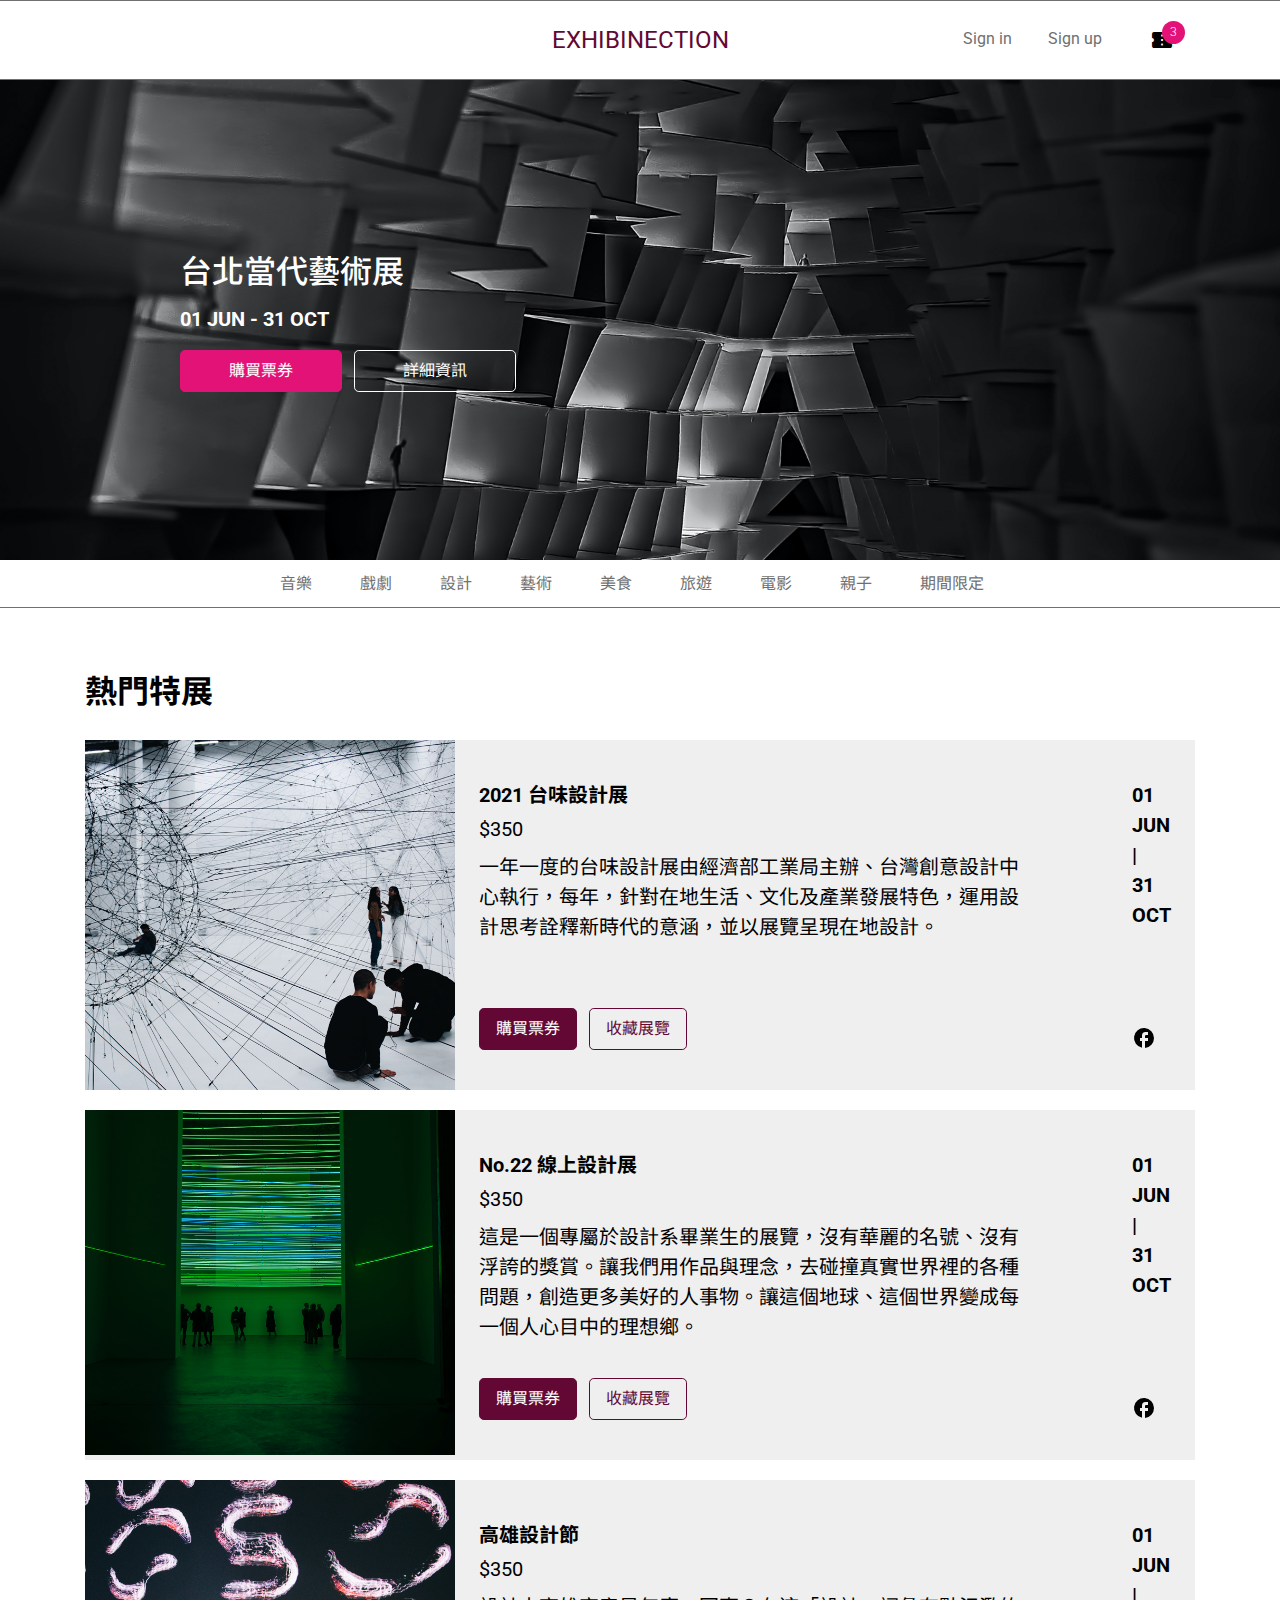
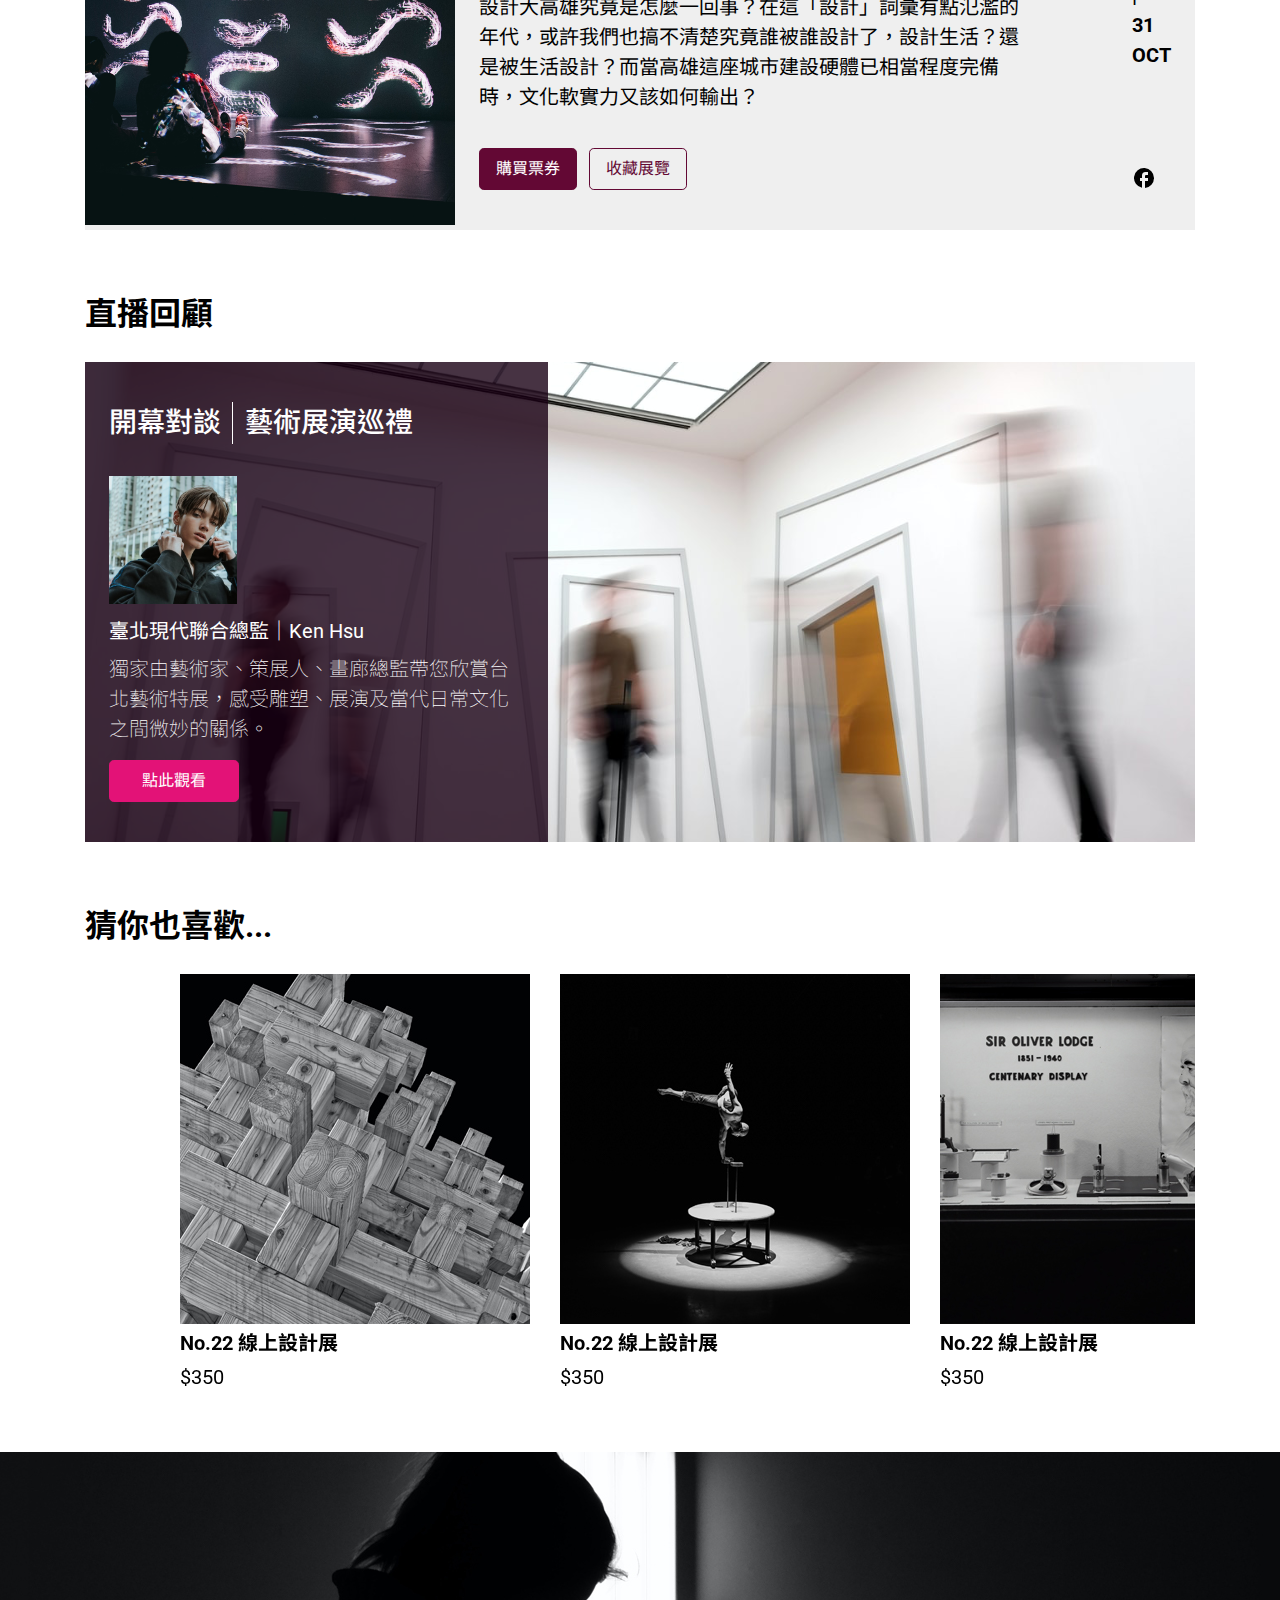
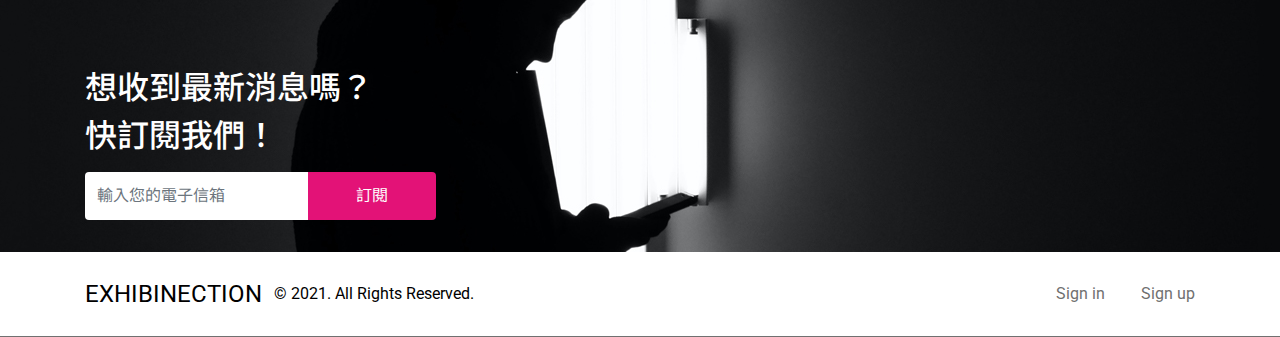
<file: index.html>
<!DOCTYPE html>
<html lang="en">

    <head>
        <meta charset="UTF-8">
        <meta name="viewport" content="width=device-width, initial-scale=1.0">
        <meta http-equiv="X-UA-Compatible" content="ie=edge">
        <title>藝術展覽館</title>
        <!-- material icon -->
        <link href="https://fonts.googleapis.com/css2?family=Material+Icons" rel="stylesheet">
        <link href="https://fonts.googleapis.com/css2?family=Material+Icons+Outlined" rel="stylesheet">
        <!-- swiper -->
        <link href="https://unpkg.com/swiper/swiper-bundle.min.css" rel="stylesheet">
        <!-- all css -->
        <link rel="stylesheet" href="./assets/style/all.css">
    </head>

    <body>
        <!-- header -->
        <header class="bg-white border border-start-0 border-end-0 border-dark py-3 py-md-6">
            <div class="container-fluid container-lg pos-relative">
                <div class="d-flex j-content-center a-items-center">
                    <a href="index.html">
                        <h2 class="fs-4 text-primary fw-normal lh-sm">EXHIBINECTION</h2>
                    </a>
                </div>
                <div class="pos-absolute top-50 end-0 translate-middle-y">
                    <div class="d-none d-lg-inline-block">
                        <a href="#" class="">Sign in</a>
                        <a href="#" class="ms-8">Sign up</a>
                    </div>
                    <!-- offcanvas trigger modal -->
                    <button class="btn icon-hover text-black ms-8 me-6 pos-relative border-0 bg-transparent" type="button" data-bs-toggle="offcanvas" data-bs-target="#offcanvasRight" aria-controls="offcanvasRight">
                        <i class="material-icons">confirmation_number</i>
                        <span class="badge fw-light lh-xs rounded-circle rounded-pill bg-secondary pos-absolute start-50">3</span>
                    </button>
                </div>
            </div>
        </header>
        
        <!-- homebanner -->
        <div class="homebanner d-flex a-items-end a-items-md-center py-8  ">
            <div class="container-fluid container-md mb-10 mb-md-0">
                <div class="row">
                    <div class="col-12 offset-lg-1 col-lg-6 col-xxl-4">
                        <h1 class="text-white mb-2">台北當代藝術展</h1>
                        <p class="fs-5 fw-bold text-white mb-4">01 JUN - 31 OCT</p>
                        <button type="button" class="btn btn-secondary btn-lg fs-6 px-10 me-2">購買票券</button>
                        <button type="button" class="btn btn-outline-white btn-lg fs-6 px-10">詳細資訊</button>
                    </div>
                </div>
            </div>
        </div>

        <!-- headerNav -->
        <div class="headerNav nav-scroller border-bottom border-dark  ">
            <nav class="container-md navbar navbar-expand j-content-md-center px-0 py-3" aria-label="Secondary navigation">
                <ul class="navbar-nav flex-row flex-nowrap j-content-md-center">
                    <li class="nav-item me-4">
                        <a class="nav-link pos-relative px-4 py-0 active" aria-current="page" href="#">音樂</a>
                    </li>
                    <li class="nav-item me-4">
                        <a class="nav-link pos-relative px-4 py-0" href="#">戲劇</a>
                    </li>
                    <li class="nav-item me-4">
                        <a class="nav-link pos-relative px-4 py-0 false" href="./product.html">設計</a>
                    </li>
                    <li class="nav-item me-4">
                        <a class="nav-link pos-relative px-4 py-0" href="#">藝術</a>
                    </li>
                    <li class="nav-item me-4">
                        <a class="nav-link pos-relative px-4 py-0" href="#">美食</a>
                    </li>
                    <li class="nav-item me-4">
                        <a class="nav-link pos-relative px-4 py-0" href="#">旅遊</a>
                    </li>
                    <li class="nav-item me-4">
                        <a class="nav-link pos-relative px-4 py-0" href="#">電影</a>
                    </li>
                    <li class="nav-item me-4">
                        <a class="nav-link pos-relative px-4 py-0" href="#">親子</a>
                    </li>
                    <li class="nav-item me-4">
                        <a class="nav-link pos-relative px-4 py-0" href="#">期間限定</a>
                    </li>
                </ul>
            </nav>
        </div>
        
        <!-- main -->
        <main class="main">
            <!-- exhibition -->
<div class="exhibition pt-6 pt-md-13">
	<div class="container">
		<h2 class="fw-bold mb-2 mb-md-6">熱門特展</h2>
		<ul>
			<li class="card mb-4 mb-md-5">
				<div class="row g-md-0 bg-light py-6 py-md-0">
					<div class="col-md-4">
						<img class="image-h-345 w-100 h-md-100 object-cover" src="./assets/images/img-01.jpg" alt="img">
					</div>
					<div class="col-md-8">
						<div class="card-body d-md-flex j-content-lg-between pt-2 pb-0 px-md-6 py-md-9">
							<div class="d-md-flex flex-md-column j-content-md-between w-lg-80">
								<div class="mb-5">
									<div class="d-flex j-content-between a-items-center d-lg-block mb-1">
										<div class="d-flex a-items-center d-lg-block">
											<h3 class="fs-5 fw-bold mb-0 me-3">2021 台味設計展</h3>
											<a class="d-lg-none" href="#"><img src="./assets/images/facebook-24px.svg" alt="facebook"></a>
										</div>
										<div class="d-lg-none">
											<p class="fs-6 fw-medium">01 JUN — 31 OCT</p>
										</div>
									</div>
									<p class="fs-5 mb-2">$350</p>
									<p class="card-desc fs-6 fs-md-5">一年一度的台味設計展由經濟部工業局主辦、台灣創意設計中心執行，每年，針對在地生活、文化及產業發展特色，運用設計思考詮釋新時代的意涵，並以展覽呈現在地設計。</p>
								</div>
								<div>
									<button type="button" class="btn btn-primary btn-lg fs-6 me-0 me-md-2">購買票券</button>
									<button type="button" class="btn btn-outline-primary btn-lg fs-6">收藏展覽</button>
								</div>
							</div>
							<div class="d-none d-lg-block">
								<div class="d-lg-flex flex-lg-column j-content-lg-between h-100 mb-3">
									<p class="fs-5 fw-bold">01<br>JUN<br>|<br>31<br>OCT</p>
									<a href="#"><img src="./assets/images/facebook-24px.svg" alt="facebook"></a>
								</div>
							</div>
						</div>
					</div>
				</div>
			</li>
			<li class="card mb-4 mb-md-5">
				<div class="row g-md-0 bg-light py-6 py-md-0">
					<div class="col-md-4">
						<img class="image-h-345 w-100 object-cover" src="./assets/images/img-02.jpg" alt="img">
					</div>
					<div class="col-md-8">
						<div class="card-body d-md-flex j-content-lg-between pt-2 pb-0 px-md-6 py-md-9">
							<div class="d-md-flex flex-md-column j-content-md-between w-lg-80">
								<div class="mb-5">
									<div class="d-flex j-content-between a-items-center d-lg-block mb-1">
										<div class="d-flex a-items-center d-lg-block">
											<h3 class="fs-5 fw-bold mb-0 me-3">No.22 線上設計展</h3>
											<a class="d-lg-none" href="#"><img src="./assets/images/facebook-24px.svg" alt="facebook"></a>
										</div>
										<div class="d-lg-none">
											<p class="fs-6 fw-medium">01 JUN — 31 OCT</p>
										</div>
									</div>
									<p class="fs-5 mb-2">$350</p>
									<p class="card-desc fs-6 fs-md-5">這是一個專屬於設計系畢業生的展覽，沒有華麗的名號、沒有浮誇的獎賞。讓我們用作品與理念，去碰撞真實世界裡的各種問題，創造更多美好的人事物。讓這個地球、這個世界變成每一個人心目中的理想鄉。</p>
								</div>
								<div>
									<button type="button" class="btn btn-primary btn-lg fs-6 me-0 me-md-2">購買票券</button>
									<button type="button" class="btn btn-outline-primary btn-lg fs-6">收藏展覽</button>
								</div>
							</div>
							<div class="d-none d-lg-block">
								<div class="d-lg-flex flex-lg-column j-content-lg-between h-100 mb-3">
									<p class="fs-5 fw-bold">01<br>JUN<br>|<br>31<br>OCT</p>
									<a href="#"><img src="./assets/images/facebook-24px.svg" alt="facebook"></a>
								</div>
							</div>
						</div>
					</div>
				</div>
			</li>
			<li class="card">
				<div class="row g-md-0 bg-light py-6 py-md-0">
					<div class="col-md-4">
						<img class="image-h-345 w-100 object-cover" src="./assets/images/img-03.jpg" alt="img">
					</div>
					<div class="col-md-8">
						<div class="card-body d-md-flex j-content-lg-between pt-2 pb-0 px-md-6 py-md-9">
							<div class="d-md-flex flex-md-column j-content-md-between w-lg-80">
								<div class="mb-5">
									<div class="d-flex j-content-between a-items-center d-lg-block mb-1">
										<div class="d-flex a-items-center d-lg-block">
											<h3 class="fs-5 fw-bold mb-0 me-3">高雄設計節</h3>
											<a class="d-lg-none" href="#"><img src="./assets/images/facebook-24px.svg" alt="facebook"></a>
										</div>
										<div class="d-lg-none">
											<p class="fs-6 fw-medium">01 JUN — 31 OCT</p>
										</div>
									</div>
									<p class="fs-5 mb-2">$350</p>
									<p class="card-desc fs-6 fs-md-5">設計大高雄究竟是怎麼一回事？在這「設計」詞彙有點氾濫的年代，或許我們也搞不清楚究竟誰被誰設計了，設計生活？還是被生活設計？而當高雄這座城市建設硬體已相當程度完備時，文化軟實力又該如何輸出？</p>
								</div>
								<div>
									<button type="button" class="btn btn-primary btn-lg fs-6 me-0 me-md-2">購買票券</button>
									<button type="button" class="btn btn-outline-primary btn-lg fs-6">收藏展覽</button>
								</div>
							</div>
							<div class="d-none d-lg-block">
								<div class="d-lg-flex flex-lg-column j-content-lg-between h-100 mb-3">
									<p class="fs-5 fw-bold">01<br>JUN<br>|<br>31<br>OCT</p>
									<a href="#"><img src="./assets/images/facebook-24px.svg" alt="facebook"></a>
								</div>
							</div>
						</div>
					</div>
				</div>
			</li>
		</ul>
	</div>
</div>
<!-- liveReplay -->
<div class="liveReplay pt-6 pt-md-13">
	<div class="container">
		<h2 class="fw-bold mb-2 mb-md-6">直播回顧</h2>
		<div class="row g-0 card">
			<div class="col-md-8 col-lg-5">
				<div class="card-desc text-white py-9 px-6">
					<h3 class="card-title mb-8 pos-relative">開幕對談<span class="card-title-line pos-relative mx-2 mx-sm-3"></span>藝術展演巡禮</h3>
					<img class="mb-3" src="./assets/images/people.png" alt="people">
					<h5 class="fw-normal mb-2">臺北現代聯合總監｜Ken Hsu</h5>
					<p class="fw-lighter fs-5 mb-4">獨家由藝術家、策展人、畫廊總監帶您欣賞台北藝術特展，感受雕塑、展演及當代日常文化之間微妙的關係。</p>
					<button type="button" class="btn btn-secondary btn-lg fs-6 px-8 me-2">點此觀看</button>
				</div>
			</div>
		</div>
	</div>
</div>
        </main>

        <!-- othersLike -->
        <div class="othersLike pt-6 pb-6 pt-md-13 pb-md-13  ">
            <div class="container">
                <h2 class="fw-bold mb-2 mb-md-6">猜你也喜歡...</h2>
                <!-- swiper -->
                <div class="overflow-hidden">
                    <div class="row">
                        <div class="col-12 col-md-12 offset-md-1">
                            <div class="swiper-container mySwiper w-100 h-100">
                                <div class="swiper-wrapper">
                                    <a class="swiper-slide text-black link-hover" href="#">
                                        <div class="w-100">
                                            <img class="w-100 h-100 object-cover" src="./assets/images/others-01.jpg" alt="">
                                        </div>
                                        <h3 class="fs-5 fw-bold mt-1 mb-1">No.22 線上設計展</h3>
                                        <p class="fs-5">$350</p>
                                    </a>
                                    <a class="swiper-slide text-black link-hover" href="#">
                                        <div class="w-100">
                                            <img class="w-100 h-100 object-cover" src="./assets/images/others-02.jpg" alt="">
                                        </div>
                                        <h3 class="fs-5 fw-bold mt-1 mb-1">No.22 線上設計展</h3>
                                        <p class="fs-5">$350</p>
                                    </a>
                                    <a class="swiper-slide text-black link-hover" href="#">
                                        <div class="w-100">
                                            <img class="w-100 h-100 object-cover" src="./assets/images/others-03.jpg" alt="">
                                        </div>
                                        <h3 class="fs-5 fw-bold mt-1 mb-1">No.22 線上設計展</h3>
                                        <p class="fs-5">$350</p>
                                    </a>
                                    <a class="swiper-slide text-black link-hover" href="#">
                                        <div class="w-100">
                                            <img class="w-100 h-100 object-cover" src="./assets/images/others-01.jpg" alt="">
                                        </div>
                                        <h3 class="fs-5 fw-bold mt-1 mb-1">No.22 線上設計展</h3>
                                        <p class="fs-5">$350</p>
                                    </a>
                                    <a class="swiper-slide text-black link-hover" href="#">
                                        <div class="w-100">
                                            <img class="w-100 h-100 object-cover" src="./assets/images/others-02.jpg" alt="">
                                        </div>
                                        <h3 class="fs-5 fw-bold mt-1 mb-1">No.22 線上設計展</h3>
                                        <p class="fs-5">$350</p>
                                    </a>
                                    <a class="swiper-slide text-black link-hover" href="#">
                                        <div class="w-100">
                                            <img class="w-100 h-100 object-cover" src="./assets/images/others-03.jpg" alt="">
                                        </div>
                                        <h3 class="fs-5 fw-bold mt-1 mb-1">No.22 線上設計展</h3>
                                        <p class="fs-5">$350</p>
                                    </a>
                                </div>
                                <div class="swiper-pagination"></div>
                            </div>
                        </div>
                    </div>
                </div>
            </div>
        </div>

        <!-- cartModal -->
        <div class="cartModal offcanvas offcanvas-end mt-md-80 pt-5 pb-7 py-md-8 pe-2 ps-4 ps-md-8 bg-black" tabindex="-1" id="offcanvasRight" aria-labelledby="offcanvasRightLabel">
            <div class="offcanvas-header p-0 mb-3">
                <h2 id="offcanvasRightLabel" class="text-white">Cart List</h2>
            </div>
            <ul class="offcanvas-body overflow-y-scroll scrollbar p-0 pe-1 pe-sm-4">
                <li class="card mb-3 rounded-1">
                    <button type="button" class="btn-close text-reset m-1" aria-label="Close"></button>
                    <div class="card-body d-flex px-4 px-md-8 pb-4 pb-md-6 pt-0">
                        <img class="image-h-120 image-w-120 object-cover" src="./assets/images/img-01.jpg" alt="2021 台味設計展">
                        <div class="ms-4">
                            <h3 class="fs-6 fw-bold mb-1">2021 台味設計展</h3>
                            <p class="fw-medium mb-1">01 JUN — 31 OCT</p>
                            <p class="text-dark mb-3">全票</p>
                            <p class="fs-5 fw-bold">NT$350</p>
                        </div>
                        <div class="d-flex flex-column-reverse flex-sm-row j-content-center a-items-center ms-auto">
                            <button class="border-0 bg-transparent p-0">
                                <i class="material-icons-outlined">remove</i>
                            </button>
                            <p class="fs-5 fw-bold px-3">01</p>
                            <button class="border-0 bg-transparent p-0">
                                <i class="material-icons-outlined">add</i>
                            </button>
                        </div>
                    </div>
                </li>
                <li class="card mb-3 rounded-1">
                    <button type="button" class="btn-close text-reset m-1" aria-label="Close"></button>
                    <div class="card-body d-flex px-4 px-md-8 pb-4 pb-md-6 pt-0">
                        <img class="image-h-120 image-w-120 object-cover" src="./assets/images/img-02.jpg" alt="No.22 線上設計展">
                        <div class="ms-4">
                            <h3 class="fs-6 fw-bold mb-1">No.22 線上設計展</h3>
                            <p class="fw-medium mb-1">01 JUN — 31 OCT</p>
                            <p class="text-dark mb-3">全票</p>
                            <p class="fs-5 fw-bold">NT$350</p>
                        </div>
                        <div class="d-flex flex-column-reverse flex-sm-row j-content-center a-items-center ms-auto">
                            <button class="border-0 bg-transparent p-0">
                                <i class="material-icons-outlined">remove</i>
                            </button>
                            <p class="fs-5 fw-bold px-3">01</p>
                            <button class="border-0 bg-transparent p-0">
                                <i class="material-icons-outlined">add</i>
                            </button>
                        </div>
                    </div>
                </li>
                <li class="card mb-3 rounded-1">
                    <button type="button" class="btn-close text-reset m-1" aria-label="Close"></button>
                    <div class="card-body d-flex px-4 px-md-8 pb-4 pb-md-6 pt-0">
                        <img class="image-h-120 image-w-120 object-cover" src="./assets/images/img-03.jpg" alt="高雄設計節">
                        <div class="ms-4">
                            <h3 class="fs-6 fw-bold mb-1">高雄設計節</h3>
                            <p class="fw-medium mb-1">01 JUN — 31 OCT</p>
                            <p class="text-dark mb-3">全票</p>
                            <p class="fs-5 fw-bold">NT$350</p>
                        </div>
                        <div class="d-flex flex-column-reverse flex-sm-row j-content-center a-items-center ms-auto">
                            <button class="border-0 bg-transparent p-0">
                                <i class="material-icons-outlined">remove</i>
                            </button>
                            <p class="fs-5 fw-bold px-3">01</p>
                            <button class="border-0 bg-transparent p-0">
                                <i class="material-icons-outlined">add</i>
                            </button>
                        </div>
                    </div>
                </li>
                <li class="card mb-3 rounded-1">
                    <button type="button" class="btn-close text-reset m-1" aria-label="Close"></button>
                    <div class="card-body d-flex px-4 px-md-8 pb-4 pb-md-6 pt-0">
                        <img class="image-h-120 image-w-120 object-cover" src="./assets/images/img-01.jpg" alt="2021 台味設計展">
                        <div class="ms-4">
                            <h3 class="fs-6 fw-bold mb-1">2021 台味設計展</h3>
                            <p class="fw-medium mb-1">01 JUN — 31 OCT</p>
                            <p class="text-dark mb-3">全票</p>
                            <p class="fs-5 fw-bold">NT$350</p>
                        </div>
                        <div class="d-flex flex-column-reverse flex-sm-row j-content-center a-items-center ms-auto">
                            <button class="border-0 bg-transparent p-0">
                                <i class="material-icons-outlined">remove</i>
                            </button>
                            <p class="fs-5 fw-bold px-3">01</p>
                            <button class="border-0 bg-transparent p-0">
                                <i class="material-icons-outlined">add</i>
                            </button>
                        </div>
                    </div>
                </li>
            </ul>
            <div class="offcanvas-footer d-flex j-content-between a-items-center pt-7">
                <div class="d-flex">
                    <p class="fs-5 text-white me-6">小計</p>
                    <p class="fs-5 text-white">NT$1050</p>
                </div>
               <a href="./cart.html" class="btn btn btn-outline-primary bg-white btn-lg btn-hover fs-6 px-6">前往結帳</a>
            </div>
        </div>

        <!-- footer -->
        <footer class="footer  ">
            <div class="footer__banner d-flex a-items-end py-8 pos-relative">
                <div class="container z-index-1">
                    <div class="row">
                        <div class="col-lg-5">
                            <p class=" fs-4 fs-md-2 fw-medium text-white mb-3">想收到最新消息嗎？<br>快訂閱我們！</p>
                            <form class="row g-0">
                                <div class="col-8 col-sm-6">
                                    <input type="email" class="form-control border-0 rounded-0 rounded-start p-3" id="exampleFormControlInput1" placeholder="輸入您的電子信箱">
                                </div>
                                <div class="col-4 col-sm-6">
                                    <button type="submit" class="btn btn-secondary rounded-0 border-0 rounded-end py-3 px-6 px-sm-10 w-100 w-sm-auto">訂閱</button>
                                </div>
                            </form>
                        </div>
                    </div>
                </div>
            </div>
            <div class="border-bottom border-dark py-4 py-md-6">
                <div class="container">
                    <div class="d-md-flex j-content-md-between a-items-md-center">
                        <div class="d-md-flex a-items-md-center">
                            <a class="fs-4 fw-normal text-black me-3" href="./index.html">EXHIBINECTION</a>
                            <p>© 2021. All Rights Reserved.</p>
                        </div>
                        <div class="footer__tool d-none d-md-inline-block">
                            <a href="#" class="">Sign in</a>
                            <a href="#" class="ms-8">Sign up</a>
                        </div>
                    </div>
                </div>
            </div>
        </footer>

        <script src="https://unpkg.com/swiper/swiper-bundle.min.js"></script>
        <script src="./assets/js/vendors.js"></script>
        <script src="./assets/js/all.js"></script>
    </body>

</html>
</file>
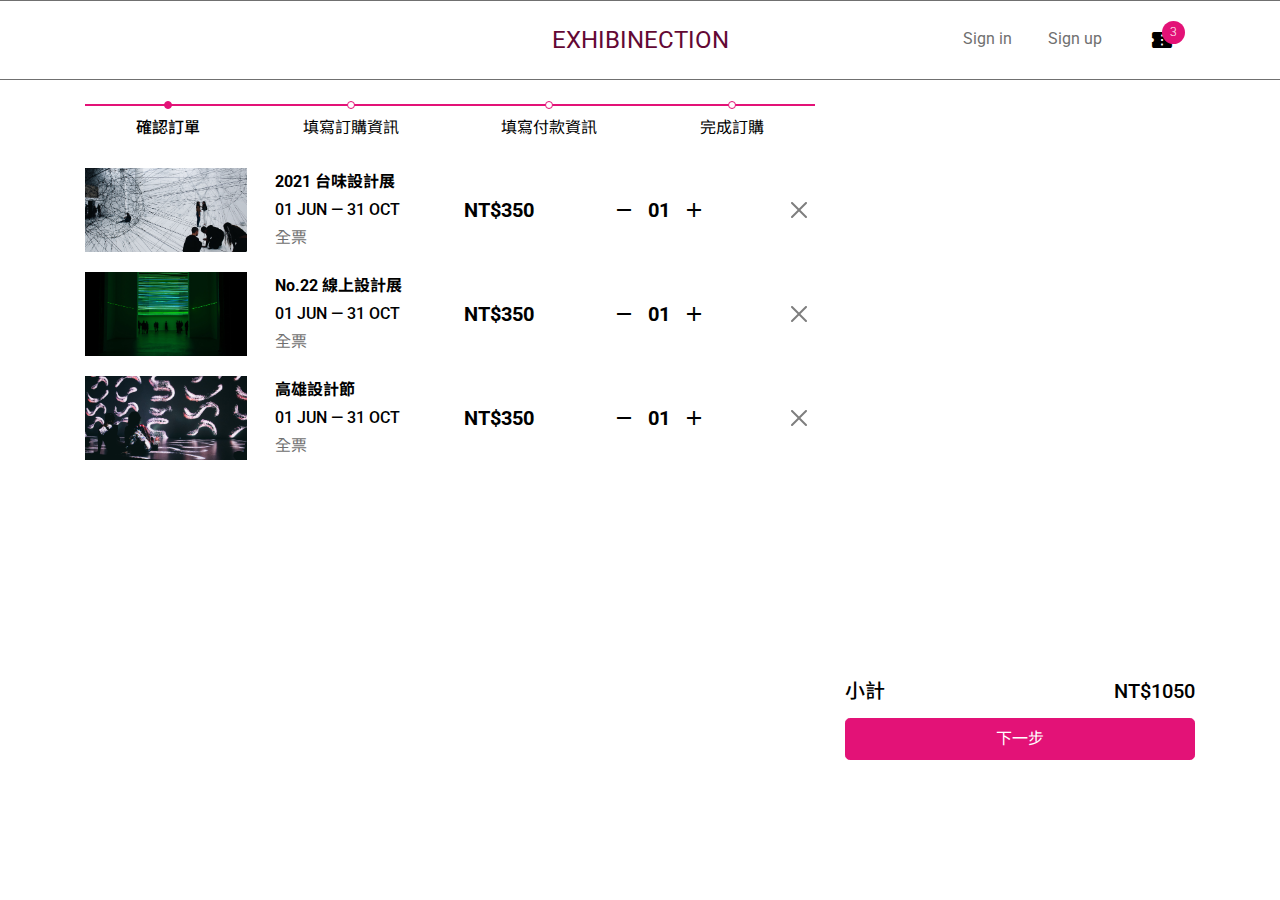
<file: cart.html>
<!DOCTYPE html>
<html lang="en">

    <head>
        <meta charset="UTF-8">
        <meta name="viewport" content="width=device-width, initial-scale=1.0">
        <meta http-equiv="X-UA-Compatible" content="ie=edge">
        <title>確認訂單</title>
        <!-- material icon -->
        <link href="https://fonts.googleapis.com/css2?family=Material+Icons" rel="stylesheet">
        <link href="https://fonts.googleapis.com/css2?family=Material+Icons+Outlined" rel="stylesheet">
        <!-- swiper -->
        <link href="https://unpkg.com/swiper/swiper-bundle.min.css" rel="stylesheet">
        <!-- all css -->
        <link rel="stylesheet" href="./assets/style/all.css">
    </head>

    <body>
        <!-- header -->
        <header class="bg-white border border-start-0 border-end-0 border-dark py-3 py-md-6">
            <div class="container-fluid container-lg pos-relative">
                <div class="d-flex j-content-center a-items-center">
                    <a href="index.html">
                        <h2 class="fs-4 text-primary fw-normal lh-sm">EXHIBINECTION</h2>
                    </a>
                </div>
                <div class="pos-absolute top-50 end-0 translate-middle-y">
                    <div class="d-none d-lg-inline-block">
                        <a href="#" class="">Sign in</a>
                        <a href="#" class="ms-8">Sign up</a>
                    </div>
                    <!-- offcanvas trigger modal -->
                    <button class="btn icon-hover text-black ms-8 me-6 pos-relative border-0 bg-transparent" type="button" data-bs-toggle="offcanvas" data-bs-target="#offcanvasRight" aria-controls="offcanvasRight">
                        <i class="material-icons">confirmation_number</i>
                        <span class="badge fw-light lh-xs rounded-circle rounded-pill bg-secondary pos-absolute start-50">3</span>
                    </button>
                </div>
            </div>
        </header>
        
        <!-- homebanner -->
        <div class="homebanner d-flex a-items-end a-items-md-center py-8 d-none">
            <div class="container-fluid container-md mb-10 mb-md-0">
                <div class="row">
                    <div class="col-12 offset-lg-1 col-lg-6 col-xxl-4">
                        <h1 class="text-white mb-2">台北當代藝術展</h1>
                        <p class="fs-5 fw-bold text-white mb-4">01 JUN - 31 OCT</p>
                        <button type="button" class="btn btn-secondary btn-lg fs-6 px-10 me-2">購買票券</button>
                        <button type="button" class="btn btn-outline-white btn-lg fs-6 px-10">詳細資訊</button>
                    </div>
                </div>
            </div>
        </div>

        <!-- headerNav -->
        <div class="headerNav nav-scroller border-bottom border-dark d-none">
            <nav class="container-md navbar navbar-expand j-content-md-center px-0 py-3" aria-label="Secondary navigation">
                <ul class="navbar-nav flex-row flex-nowrap j-content-md-center">
                    <li class="nav-item me-4">
                        <a class="nav-link pos-relative px-4 py-0 active" aria-current="page" href="#">音樂</a>
                    </li>
                    <li class="nav-item me-4">
                        <a class="nav-link pos-relative px-4 py-0" href="#">戲劇</a>
                    </li>
                    <li class="nav-item me-4">
                        <a class="nav-link pos-relative px-4 py-0 false" href="./product.html">設計</a>
                    </li>
                    <li class="nav-item me-4">
                        <a class="nav-link pos-relative px-4 py-0" href="#">藝術</a>
                    </li>
                    <li class="nav-item me-4">
                        <a class="nav-link pos-relative px-4 py-0" href="#">美食</a>
                    </li>
                    <li class="nav-item me-4">
                        <a class="nav-link pos-relative px-4 py-0" href="#">旅遊</a>
                    </li>
                    <li class="nav-item me-4">
                        <a class="nav-link pos-relative px-4 py-0" href="#">電影</a>
                    </li>
                    <li class="nav-item me-4">
                        <a class="nav-link pos-relative px-4 py-0" href="#">親子</a>
                    </li>
                    <li class="nav-item me-4">
                        <a class="nav-link pos-relative px-4 py-0" href="#">期間限定</a>
                    </li>
                </ul>
            </nav>
        </div>
        
        <!-- main -->
        <main class="main">
            <div class="cart container pt-6 pb-9 d-lg-flex flex-lg-column j-content-md-between min-vh-lg-80">
    <!-- cart-body -->
    <div>
        <div class="row">
            <div class="col-lg-8">
                <ul class="timeline mb-5 mb-md-7 d-flex j-content-around pos-relative">
                    <li class="timeline-pointer timeline-pointer--finished pos-relative d-flex j-content-center">
                        <p class="fs-7 fs-md-6 fw-medium mt-3">確認訂單</p>
                    </li>
                    <li class="timeline-pointer pos-relative d-flex j-content-center">
                        <p class="fs-7 fs-md-6 mt-3">填寫訂購資訊</p>
                    </li>
                    <li class="timeline-pointer pos-relative d-flex j-content-center">
                        <p class="fs-7 fs-md-6 mt-3">填寫付款資訊</p>
                    </li>
                    <li class="timeline-pointer pos-relative d-flex j-content-center">
                        <p class="fs-7 fs-md-6 mt-3">完成訂購</p>
                    </li>
                </ul>
            </div>
        </div>
        <div class="row flex-lg-row-reverse mb-80 mb-lg-0">
            <div class="col-lg-4"></div>
            <div class="col-lg-8">
                <ul>
                    <li class="row gx-4 gx-md-7 a-items-center mb-5">
                        <div class="col-4 col-md-3">
                            <img class="image-h-84 w-100 object-cover" src="./assets/images/img-01.jpg" alt="2021 台味設計展">
                        </div>
                        <div class="col-8 col-md-3">
                            <div class="d-flex a-items-center j-content-between d-md-block mb-1">
                                <h3 class="fs-6 fw-bold">2021 台味設計展</h3>
                                <button type="button" class="btn-close text-reset d-block d-md-none" aria-label="Close"></button>
                            </div>
                            <p class="fw-medium mb-1">01 JUN — 31 OCT</p>
                            <div class="d-flex a-items-center j-content-between d-md-block">
                                <p class="text-dark">全票 <span class="fs-5 fw-bold text-black d-inline-block d-md-none">1</span> </p>
                                <p class="fs-5 fw-bold d-inline-block d-md-none">NT$350</p>
                            </div>
                        </div>
                        <div class="col-md-6 d-none d-md-flex a-items-md-center j-content-md-between">
                            <p class="fs-5 fw-bold">NT$350</p>
                            <div class="d-flex j-content-center a-items-center">
                                <button class="border-0 bg-transparent p-0">
                                    <i class="material-icons-outlined">remove</i>
                                </button>
                                <p class="fs-5 fw-bold px-3">01</p>
                                <button class="border-0 bg-transparent p-0">
                                    <i class="material-icons-outlined">add</i>
                                </button>
                            </div>
                            <button type="button" class="btn-close text-reset m-1" aria-label="Close"></button>
                        </div>
                    </li>
                    <li class="row gx-4 gx-md-7 a-items-center mb-5">
                        <div class="col-4 col-md-3">
                            <img class="image-h-84 w-100 object-cover" src="./assets/images/img-02.jpg" alt="No.22 線上設計展">
                        </div>
                        <div class="col-8 col-md-3">
                            <div class="d-flex a-items-center j-content-between d-md-block mb-1">
                                <h3 class="fs-6 fw-bold">No.22 線上設計展</h3>
                                <button type="button" class="btn-close text-reset d-block d-md-none" aria-label="Close"></button>
                            </div>
                            <p class="fw-medium mb-1">01 JUN — 31 OCT</p>
                            <div class="d-flex a-items-center j-content-between d-md-block">
                                <p class="text-dark">全票 <span class="fs-5 fw-bold text-black d-inline-block d-md-none">1</span> </p>
                                <p class="fs-5 fw-bold d-inline-block d-md-none">NT$350</p>
                            </div>
                        </div>
                        <div class="col-md-6 d-none d-md-flex a-items-md-center j-content-md-between">
                            <p class="fs-5 fw-bold">NT$350</p>
                            <div class="d-flex j-content-center a-items-center">
                                <button class="border-0 bg-transparent p-0">
                                    <i class="material-icons-outlined">remove</i>
                                </button>
                                <p class="fs-5 fw-bold px-3">01</p>
                                <button class="border-0 bg-transparent p-0">
                                    <i class="material-icons-outlined">add</i>
                                </button>
                            </div>
                            <button type="button" class="btn-close text-reset m-1" aria-label="Close"></button>
                        </div>
                    </li>
                    <li class="row gx-4 gx-md-7 a-items-center">
                        <div class="col-4 col-md-3">
                            <img class="image-h-84 w-100 object-cover" src="./assets/images/img-03.jpg" alt="高雄設計節">
                        </div>
                        <div class="col-8 col-md-3">
                            <div class="d-flex a-items-center j-content-between d-md-block mb-1">
                                <h3 class="fs-6 fw-bold">高雄設計節</h3>
                                <button type="button" class="btn-close text-reset d-block d-md-none" aria-label="Close"></button>
                            </div>
                            <p class="fw-medium mb-1">01 JUN — 31 OCT</p>
                            <div class="d-flex a-items-center j-content-between d-md-block">
                                <p class="text-dark">全票 <span class="fs-5 fw-bold text-black d-inline-block d-md-none">1</span> </p>
                                <p class="fs-5 fw-bold d-inline-block d-md-none">NT$350</p>
                            </div>
                        </div>
                        <div class="col-md-6 d-none d-md-flex a-items-md-center j-content-md-between">
                            <p class="fs-5 fw-bold">NT$350</p>
                            <div class="d-flex j-content-center a-items-center">
                                <button class="border-0 bg-transparent p-0">
                                    <i class="material-icons-outlined">remove</i>
                                </button>
                                <p class="fs-5 fw-bold px-3">01</p>
                                <button class="border-0 bg-transparent p-0">
                                    <i class="material-icons-outlined">add</i>
                                </button>
                            </div>
                            <button type="button" class="btn-close text-reset m-1" aria-label="Close"></button>
                        </div>
                    </li>
                </ul>
            </div>
        </div>
    </div>
    <!-- cart-footer -->
    <div class="row">
        <div class="col-6 col-lg-8"></div>
        <div class="col-6 col-lg-4">
            <dl class="row g-0 j-content-between mb-3">
                <dt class="col-5 col-sm-6 fs-5 fw-medium">小計</dt>
                <dd class="col-7 col-sm-6 fs-5 fw-medium text-end mb-0">NT$1050</dd>
            </dl>
            <a class="btn btn-secondary btn-lg fs-6 w-100" href="./cartOrder.html">下一步</a>
        </div>
    </div>
</div>


        </main>

        <!-- othersLike -->
        <div class="othersLike pt-6 pb-6 pt-md-13 pb-md-13 d-none">
            <div class="container">
                <h2 class="fw-bold mb-2 mb-md-6">猜你也喜歡...</h2>
                <!-- swiper -->
                <div class="overflow-hidden">
                    <div class="row">
                        <div class="col-12 col-md-12 offset-md-1">
                            <div class="swiper-container mySwiper w-100 h-100">
                                <div class="swiper-wrapper">
                                    <a class="swiper-slide text-black link-hover" href="#">
                                        <div class="w-100">
                                            <img class="w-100 h-100 object-cover" src="./assets/images/others-01.jpg" alt="">
                                        </div>
                                        <h3 class="fs-5 fw-bold mt-1 mb-1">No.22 線上設計展</h3>
                                        <p class="fs-5">$350</p>
                                    </a>
                                    <a class="swiper-slide text-black link-hover" href="#">
                                        <div class="w-100">
                                            <img class="w-100 h-100 object-cover" src="./assets/images/others-02.jpg" alt="">
                                        </div>
                                        <h3 class="fs-5 fw-bold mt-1 mb-1">No.22 線上設計展</h3>
                                        <p class="fs-5">$350</p>
                                    </a>
                                    <a class="swiper-slide text-black link-hover" href="#">
                                        <div class="w-100">
                                            <img class="w-100 h-100 object-cover" src="./assets/images/others-03.jpg" alt="">
                                        </div>
                                        <h3 class="fs-5 fw-bold mt-1 mb-1">No.22 線上設計展</h3>
                                        <p class="fs-5">$350</p>
                                    </a>
                                    <a class="swiper-slide text-black link-hover" href="#">
                                        <div class="w-100">
                                            <img class="w-100 h-100 object-cover" src="./assets/images/others-01.jpg" alt="">
                                        </div>
                                        <h3 class="fs-5 fw-bold mt-1 mb-1">No.22 線上設計展</h3>
                                        <p class="fs-5">$350</p>
                                    </a>
                                    <a class="swiper-slide text-black link-hover" href="#">
                                        <div class="w-100">
                                            <img class="w-100 h-100 object-cover" src="./assets/images/others-02.jpg" alt="">
                                        </div>
                                        <h3 class="fs-5 fw-bold mt-1 mb-1">No.22 線上設計展</h3>
                                        <p class="fs-5">$350</p>
                                    </a>
                                    <a class="swiper-slide text-black link-hover" href="#">
                                        <div class="w-100">
                                            <img class="w-100 h-100 object-cover" src="./assets/images/others-03.jpg" alt="">
                                        </div>
                                        <h3 class="fs-5 fw-bold mt-1 mb-1">No.22 線上設計展</h3>
                                        <p class="fs-5">$350</p>
                                    </a>
                                </div>
                                <div class="swiper-pagination"></div>
                            </div>
                        </div>
                    </div>
                </div>
            </div>
        </div>

        <!-- cartModal -->
        <div class="cartModal offcanvas offcanvas-end mt-md-80 pt-5 pb-7 py-md-8 pe-2 ps-4 ps-md-8 bg-black" tabindex="-1" id="offcanvasRight" aria-labelledby="offcanvasRightLabel">
            <div class="offcanvas-header p-0 mb-3">
                <h2 id="offcanvasRightLabel" class="text-white">Cart List</h2>
            </div>
            <ul class="offcanvas-body overflow-y-scroll scrollbar p-0 pe-1 pe-sm-4">
                <li class="card mb-3 rounded-1">
                    <button type="button" class="btn-close text-reset m-1" aria-label="Close"></button>
                    <div class="card-body d-flex px-4 px-md-8 pb-4 pb-md-6 pt-0">
                        <img class="image-h-120 image-w-120 object-cover" src="./assets/images/img-01.jpg" alt="2021 台味設計展">
                        <div class="ms-4">
                            <h3 class="fs-6 fw-bold mb-1">2021 台味設計展</h3>
                            <p class="fw-medium mb-1">01 JUN — 31 OCT</p>
                            <p class="text-dark mb-3">全票</p>
                            <p class="fs-5 fw-bold">NT$350</p>
                        </div>
                        <div class="d-flex flex-column-reverse flex-sm-row j-content-center a-items-center ms-auto">
                            <button class="border-0 bg-transparent p-0">
                                <i class="material-icons-outlined">remove</i>
                            </button>
                            <p class="fs-5 fw-bold px-3">01</p>
                            <button class="border-0 bg-transparent p-0">
                                <i class="material-icons-outlined">add</i>
                            </button>
                        </div>
                    </div>
                </li>
                <li class="card mb-3 rounded-1">
                    <button type="button" class="btn-close text-reset m-1" aria-label="Close"></button>
                    <div class="card-body d-flex px-4 px-md-8 pb-4 pb-md-6 pt-0">
                        <img class="image-h-120 image-w-120 object-cover" src="./assets/images/img-02.jpg" alt="No.22 線上設計展">
                        <div class="ms-4">
                            <h3 class="fs-6 fw-bold mb-1">No.22 線上設計展</h3>
                            <p class="fw-medium mb-1">01 JUN — 31 OCT</p>
                            <p class="text-dark mb-3">全票</p>
                            <p class="fs-5 fw-bold">NT$350</p>
                        </div>
                        <div class="d-flex flex-column-reverse flex-sm-row j-content-center a-items-center ms-auto">
                            <button class="border-0 bg-transparent p-0">
                                <i class="material-icons-outlined">remove</i>
                            </button>
                            <p class="fs-5 fw-bold px-3">01</p>
                            <button class="border-0 bg-transparent p-0">
                                <i class="material-icons-outlined">add</i>
                            </button>
                        </div>
                    </div>
                </li>
                <li class="card mb-3 rounded-1">
                    <button type="button" class="btn-close text-reset m-1" aria-label="Close"></button>
                    <div class="card-body d-flex px-4 px-md-8 pb-4 pb-md-6 pt-0">
                        <img class="image-h-120 image-w-120 object-cover" src="./assets/images/img-03.jpg" alt="高雄設計節">
                        <div class="ms-4">
                            <h3 class="fs-6 fw-bold mb-1">高雄設計節</h3>
                            <p class="fw-medium mb-1">01 JUN — 31 OCT</p>
                            <p class="text-dark mb-3">全票</p>
                            <p class="fs-5 fw-bold">NT$350</p>
                        </div>
                        <div class="d-flex flex-column-reverse flex-sm-row j-content-center a-items-center ms-auto">
                            <button class="border-0 bg-transparent p-0">
                                <i class="material-icons-outlined">remove</i>
                            </button>
                            <p class="fs-5 fw-bold px-3">01</p>
                            <button class="border-0 bg-transparent p-0">
                                <i class="material-icons-outlined">add</i>
                            </button>
                        </div>
                    </div>
                </li>
                <li class="card mb-3 rounded-1">
                    <button type="button" class="btn-close text-reset m-1" aria-label="Close"></button>
                    <div class="card-body d-flex px-4 px-md-8 pb-4 pb-md-6 pt-0">
                        <img class="image-h-120 image-w-120 object-cover" src="./assets/images/img-01.jpg" alt="2021 台味設計展">
                        <div class="ms-4">
                            <h3 class="fs-6 fw-bold mb-1">2021 台味設計展</h3>
                            <p class="fw-medium mb-1">01 JUN — 31 OCT</p>
                            <p class="text-dark mb-3">全票</p>
                            <p class="fs-5 fw-bold">NT$350</p>
                        </div>
                        <div class="d-flex flex-column-reverse flex-sm-row j-content-center a-items-center ms-auto">
                            <button class="border-0 bg-transparent p-0">
                                <i class="material-icons-outlined">remove</i>
                            </button>
                            <p class="fs-5 fw-bold px-3">01</p>
                            <button class="border-0 bg-transparent p-0">
                                <i class="material-icons-outlined">add</i>
                            </button>
                        </div>
                    </div>
                </li>
            </ul>
            <div class="offcanvas-footer d-flex j-content-between a-items-center pt-7">
                <div class="d-flex">
                    <p class="fs-5 text-white me-6">小計</p>
                    <p class="fs-5 text-white">NT$1050</p>
                </div>
               <a href="./cart.html" class="btn btn btn-outline-primary bg-white btn-lg btn-hover fs-6 px-6">前往結帳</a>
            </div>
        </div>

        <!-- footer -->
        <footer class="footer d-none">
            <div class="footer__banner d-flex a-items-end py-8 pos-relative">
                <div class="container z-index-1">
                    <div class="row">
                        <div class="col-lg-5">
                            <p class=" fs-4 fs-md-2 fw-medium text-white mb-3">想收到最新消息嗎？<br>快訂閱我們！</p>
                            <form class="row g-0">
                                <div class="col-8 col-sm-6">
                                    <input type="email" class="form-control border-0 rounded-0 rounded-start p-3" id="exampleFormControlInput1" placeholder="輸入您的電子信箱">
                                </div>
                                <div class="col-4 col-sm-6">
                                    <button type="submit" class="btn btn-secondary rounded-0 border-0 rounded-end py-3 px-6 px-sm-10 w-100 w-sm-auto">訂閱</button>
                                </div>
                            </form>
                        </div>
                    </div>
                </div>
            </div>
            <div class="border-bottom border-dark py-4 py-md-6">
                <div class="container">
                    <div class="d-md-flex j-content-md-between a-items-md-center">
                        <div class="d-md-flex a-items-md-center">
                            <a class="fs-4 fw-normal text-black me-3" href="./index.html">EXHIBINECTION</a>
                            <p>© 2021. All Rights Reserved.</p>
                        </div>
                        <div class="footer__tool d-none d-md-inline-block">
                            <a href="#" class="">Sign in</a>
                            <a href="#" class="ms-8">Sign up</a>
                        </div>
                    </div>
                </div>
            </div>
        </footer>

        <script src="https://unpkg.com/swiper/swiper-bundle.min.js"></script>
        <script src="./assets/js/vendors.js"></script>
        <script src="./assets/js/all.js"></script>
    </body>

</html>
</file>
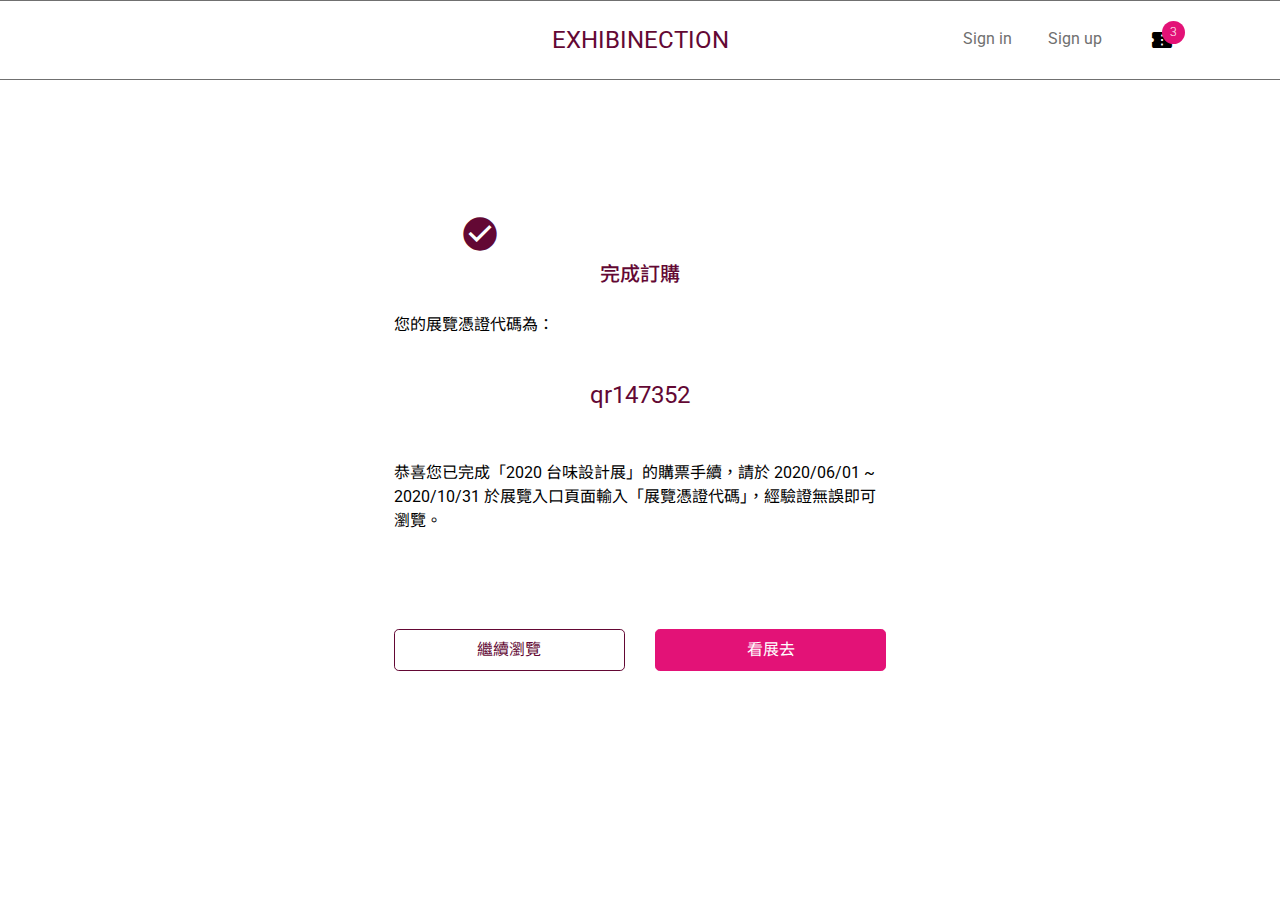
<file: cartEstablished.html>
<!DOCTYPE html>
<html lang="en">

    <head>
        <meta charset="UTF-8">
        <meta name="viewport" content="width=device-width, initial-scale=1.0">
        <meta http-equiv="X-UA-Compatible" content="ie=edge">
        <title>完成訂購</title>
        <!-- material icon -->
        <link href="https://fonts.googleapis.com/css2?family=Material+Icons" rel="stylesheet">
        <link href="https://fonts.googleapis.com/css2?family=Material+Icons+Outlined" rel="stylesheet">
        <!-- swiper -->
        <link href="https://unpkg.com/swiper/swiper-bundle.min.css" rel="stylesheet">
        <!-- all css -->
        <link rel="stylesheet" href="./assets/style/all.css">
    </head>

    <body>
        <!-- header -->
        <header class="bg-white border border-start-0 border-end-0 border-dark py-3 py-md-6">
            <div class="container-fluid container-lg pos-relative">
                <div class="d-flex j-content-center a-items-center">
                    <a href="index.html">
                        <h2 class="fs-4 text-primary fw-normal lh-sm">EXHIBINECTION</h2>
                    </a>
                </div>
                <div class="pos-absolute top-50 end-0 translate-middle-y">
                    <div class="d-none d-lg-inline-block">
                        <a href="#" class="">Sign in</a>
                        <a href="#" class="ms-8">Sign up</a>
                    </div>
                    <!-- offcanvas trigger modal -->
                    <button class="btn icon-hover text-black ms-8 me-6 pos-relative border-0 bg-transparent" type="button" data-bs-toggle="offcanvas" data-bs-target="#offcanvasRight" aria-controls="offcanvasRight">
                        <i class="material-icons">confirmation_number</i>
                        <span class="badge fw-light lh-xs rounded-circle rounded-pill bg-secondary pos-absolute start-50">3</span>
                    </button>
                </div>
            </div>
        </header>
        
        <!-- homebanner -->
        <div class="homebanner d-flex a-items-end a-items-md-center py-8 d-none">
            <div class="container-fluid container-md mb-10 mb-md-0">
                <div class="row">
                    <div class="col-12 offset-lg-1 col-lg-6 col-xxl-4">
                        <h1 class="text-white mb-2">台北當代藝術展</h1>
                        <p class="fs-5 fw-bold text-white mb-4">01 JUN - 31 OCT</p>
                        <button type="button" class="btn btn-secondary btn-lg fs-6 px-10 me-2">購買票券</button>
                        <button type="button" class="btn btn-outline-white btn-lg fs-6 px-10">詳細資訊</button>
                    </div>
                </div>
            </div>
        </div>

        <!-- headerNav -->
        <div class="headerNav nav-scroller border-bottom border-dark d-none">
            <nav class="container-md navbar navbar-expand j-content-md-center px-0 py-3" aria-label="Secondary navigation">
                <ul class="navbar-nav flex-row flex-nowrap j-content-md-center">
                    <li class="nav-item me-4">
                        <a class="nav-link pos-relative px-4 py-0 active" aria-current="page" href="#">音樂</a>
                    </li>
                    <li class="nav-item me-4">
                        <a class="nav-link pos-relative px-4 py-0" href="#">戲劇</a>
                    </li>
                    <li class="nav-item me-4">
                        <a class="nav-link pos-relative px-4 py-0 false" href="./product.html">設計</a>
                    </li>
                    <li class="nav-item me-4">
                        <a class="nav-link pos-relative px-4 py-0" href="#">藝術</a>
                    </li>
                    <li class="nav-item me-4">
                        <a class="nav-link pos-relative px-4 py-0" href="#">美食</a>
                    </li>
                    <li class="nav-item me-4">
                        <a class="nav-link pos-relative px-4 py-0" href="#">旅遊</a>
                    </li>
                    <li class="nav-item me-4">
                        <a class="nav-link pos-relative px-4 py-0" href="#">電影</a>
                    </li>
                    <li class="nav-item me-4">
                        <a class="nav-link pos-relative px-4 py-0" href="#">親子</a>
                    </li>
                    <li class="nav-item me-4">
                        <a class="nav-link pos-relative px-4 py-0" href="#">期間限定</a>
                    </li>
                </ul>
            </nav>
        </div>
        
        <!-- main -->
        <main class="main">
            <div class="cartEstablished container d-md-flex j-content-md-center a-items-md-center min-vh-md-80 py-9">
    <div class="row j-content-center">
        <div class="col-lg-6">
            <div class="text-center mb-6">
                <i class="material-icons display-6 lh-sm text-primary">check_circle_outline</i>
                <h3 class="fs-5 text-primary">完成訂購</h3>
            </div>
            <p>您的展覽憑證代碼為：</p>
            <p class="fs-4 text-primary mt-9 mb-9 mb-md-10 text-center">qr147352</p>
            <p class="mb-80">恭喜您已完成「2020 台味設計展」的購票手續，請於 2020/06/01 ~ 2020/10/31 於展覽入口頁面輸入「展覽憑證代碼」，經驗證無誤即可瀏覽。</p>
            <div class="row j-content-between">
                <div class="col-6 mt-md-4">
                    <a class="btn btn-outline-primary btn-lg fs-6 w-100" href="./product.html">繼續瀏覽</a>
                </div>
                <div class="col-6 mt-md-4">
                    <a class="btn btn-secondary btn-lg fs-6 w-100" href="./product.html">看展去</a>
                </div>
            </div>
        </div>
    </div>
</div>


        </main>

        <!-- othersLike -->
        <div class="othersLike pt-6 pb-6 pt-md-13 pb-md-13 d-none">
            <div class="container">
                <h2 class="fw-bold mb-2 mb-md-6">猜你也喜歡...</h2>
                <!-- swiper -->
                <div class="overflow-hidden">
                    <div class="row">
                        <div class="col-12 col-md-12 offset-md-1">
                            <div class="swiper-container mySwiper w-100 h-100">
                                <div class="swiper-wrapper">
                                    <a class="swiper-slide text-black link-hover" href="#">
                                        <div class="w-100">
                                            <img class="w-100 h-100 object-cover" src="./assets/images/others-01.jpg" alt="">
                                        </div>
                                        <h3 class="fs-5 fw-bold mt-1 mb-1">No.22 線上設計展</h3>
                                        <p class="fs-5">$350</p>
                                    </a>
                                    <a class="swiper-slide text-black link-hover" href="#">
                                        <div class="w-100">
                                            <img class="w-100 h-100 object-cover" src="./assets/images/others-02.jpg" alt="">
                                        </div>
                                        <h3 class="fs-5 fw-bold mt-1 mb-1">No.22 線上設計展</h3>
                                        <p class="fs-5">$350</p>
                                    </a>
                                    <a class="swiper-slide text-black link-hover" href="#">
                                        <div class="w-100">
                                            <img class="w-100 h-100 object-cover" src="./assets/images/others-03.jpg" alt="">
                                        </div>
                                        <h3 class="fs-5 fw-bold mt-1 mb-1">No.22 線上設計展</h3>
                                        <p class="fs-5">$350</p>
                                    </a>
                                    <a class="swiper-slide text-black link-hover" href="#">
                                        <div class="w-100">
                                            <img class="w-100 h-100 object-cover" src="./assets/images/others-01.jpg" alt="">
                                        </div>
                                        <h3 class="fs-5 fw-bold mt-1 mb-1">No.22 線上設計展</h3>
                                        <p class="fs-5">$350</p>
                                    </a>
                                    <a class="swiper-slide text-black link-hover" href="#">
                                        <div class="w-100">
                                            <img class="w-100 h-100 object-cover" src="./assets/images/others-02.jpg" alt="">
                                        </div>
                                        <h3 class="fs-5 fw-bold mt-1 mb-1">No.22 線上設計展</h3>
                                        <p class="fs-5">$350</p>
                                    </a>
                                    <a class="swiper-slide text-black link-hover" href="#">
                                        <div class="w-100">
                                            <img class="w-100 h-100 object-cover" src="./assets/images/others-03.jpg" alt="">
                                        </div>
                                        <h3 class="fs-5 fw-bold mt-1 mb-1">No.22 線上設計展</h3>
                                        <p class="fs-5">$350</p>
                                    </a>
                                </div>
                                <div class="swiper-pagination"></div>
                            </div>
                        </div>
                    </div>
                </div>
            </div>
        </div>

        <!-- cartModal -->
        <div class="cartModal offcanvas offcanvas-end mt-md-80 pt-5 pb-7 py-md-8 pe-2 ps-4 ps-md-8 bg-black" tabindex="-1" id="offcanvasRight" aria-labelledby="offcanvasRightLabel">
            <div class="offcanvas-header p-0 mb-3">
                <h2 id="offcanvasRightLabel" class="text-white">Cart List</h2>
            </div>
            <ul class="offcanvas-body overflow-y-scroll scrollbar p-0 pe-1 pe-sm-4">
                <li class="card mb-3 rounded-1">
                    <button type="button" class="btn-close text-reset m-1" aria-label="Close"></button>
                    <div class="card-body d-flex px-4 px-md-8 pb-4 pb-md-6 pt-0">
                        <img class="image-h-120 image-w-120 object-cover" src="./assets/images/img-01.jpg" alt="2021 台味設計展">
                        <div class="ms-4">
                            <h3 class="fs-6 fw-bold mb-1">2021 台味設計展</h3>
                            <p class="fw-medium mb-1">01 JUN — 31 OCT</p>
                            <p class="text-dark mb-3">全票</p>
                            <p class="fs-5 fw-bold">NT$350</p>
                        </div>
                        <div class="d-flex flex-column-reverse flex-sm-row j-content-center a-items-center ms-auto">
                            <button class="border-0 bg-transparent p-0">
                                <i class="material-icons-outlined">remove</i>
                            </button>
                            <p class="fs-5 fw-bold px-3">01</p>
                            <button class="border-0 bg-transparent p-0">
                                <i class="material-icons-outlined">add</i>
                            </button>
                        </div>
                    </div>
                </li>
                <li class="card mb-3 rounded-1">
                    <button type="button" class="btn-close text-reset m-1" aria-label="Close"></button>
                    <div class="card-body d-flex px-4 px-md-8 pb-4 pb-md-6 pt-0">
                        <img class="image-h-120 image-w-120 object-cover" src="./assets/images/img-02.jpg" alt="No.22 線上設計展">
                        <div class="ms-4">
                            <h3 class="fs-6 fw-bold mb-1">No.22 線上設計展</h3>
                            <p class="fw-medium mb-1">01 JUN — 31 OCT</p>
                            <p class="text-dark mb-3">全票</p>
                            <p class="fs-5 fw-bold">NT$350</p>
                        </div>
                        <div class="d-flex flex-column-reverse flex-sm-row j-content-center a-items-center ms-auto">
                            <button class="border-0 bg-transparent p-0">
                                <i class="material-icons-outlined">remove</i>
                            </button>
                            <p class="fs-5 fw-bold px-3">01</p>
                            <button class="border-0 bg-transparent p-0">
                                <i class="material-icons-outlined">add</i>
                            </button>
                        </div>
                    </div>
                </li>
                <li class="card mb-3 rounded-1">
                    <button type="button" class="btn-close text-reset m-1" aria-label="Close"></button>
                    <div class="card-body d-flex px-4 px-md-8 pb-4 pb-md-6 pt-0">
                        <img class="image-h-120 image-w-120 object-cover" src="./assets/images/img-03.jpg" alt="高雄設計節">
                        <div class="ms-4">
                            <h3 class="fs-6 fw-bold mb-1">高雄設計節</h3>
                            <p class="fw-medium mb-1">01 JUN — 31 OCT</p>
                            <p class="text-dark mb-3">全票</p>
                            <p class="fs-5 fw-bold">NT$350</p>
                        </div>
                        <div class="d-flex flex-column-reverse flex-sm-row j-content-center a-items-center ms-auto">
                            <button class="border-0 bg-transparent p-0">
                                <i class="material-icons-outlined">remove</i>
                            </button>
                            <p class="fs-5 fw-bold px-3">01</p>
                            <button class="border-0 bg-transparent p-0">
                                <i class="material-icons-outlined">add</i>
                            </button>
                        </div>
                    </div>
                </li>
                <li class="card mb-3 rounded-1">
                    <button type="button" class="btn-close text-reset m-1" aria-label="Close"></button>
                    <div class="card-body d-flex px-4 px-md-8 pb-4 pb-md-6 pt-0">
                        <img class="image-h-120 image-w-120 object-cover" src="./assets/images/img-01.jpg" alt="2021 台味設計展">
                        <div class="ms-4">
                            <h3 class="fs-6 fw-bold mb-1">2021 台味設計展</h3>
                            <p class="fw-medium mb-1">01 JUN — 31 OCT</p>
                            <p class="text-dark mb-3">全票</p>
                            <p class="fs-5 fw-bold">NT$350</p>
                        </div>
                        <div class="d-flex flex-column-reverse flex-sm-row j-content-center a-items-center ms-auto">
                            <button class="border-0 bg-transparent p-0">
                                <i class="material-icons-outlined">remove</i>
                            </button>
                            <p class="fs-5 fw-bold px-3">01</p>
                            <button class="border-0 bg-transparent p-0">
                                <i class="material-icons-outlined">add</i>
                            </button>
                        </div>
                    </div>
                </li>
            </ul>
            <div class="offcanvas-footer d-flex j-content-between a-items-center pt-7">
                <div class="d-flex">
                    <p class="fs-5 text-white me-6">小計</p>
                    <p class="fs-5 text-white">NT$1050</p>
                </div>
               <a href="./cart.html" class="btn btn btn-outline-primary bg-white btn-lg btn-hover fs-6 px-6">前往結帳</a>
            </div>
        </div>

        <!-- footer -->
        <footer class="footer d-none">
            <div class="footer__banner d-flex a-items-end py-8 pos-relative">
                <div class="container z-index-1">
                    <div class="row">
                        <div class="col-lg-5">
                            <p class=" fs-4 fs-md-2 fw-medium text-white mb-3">想收到最新消息嗎？<br>快訂閱我們！</p>
                            <form class="row g-0">
                                <div class="col-8 col-sm-6">
                                    <input type="email" class="form-control border-0 rounded-0 rounded-start p-3" id="exampleFormControlInput1" placeholder="輸入您的電子信箱">
                                </div>
                                <div class="col-4 col-sm-6">
                                    <button type="submit" class="btn btn-secondary rounded-0 border-0 rounded-end py-3 px-6 px-sm-10 w-100 w-sm-auto">訂閱</button>
                                </div>
                            </form>
                        </div>
                    </div>
                </div>
            </div>
            <div class="border-bottom border-dark py-4 py-md-6">
                <div class="container">
                    <div class="d-md-flex j-content-md-between a-items-md-center">
                        <div class="d-md-flex a-items-md-center">
                            <a class="fs-4 fw-normal text-black me-3" href="./index.html">EXHIBINECTION</a>
                            <p>© 2021. All Rights Reserved.</p>
                        </div>
                        <div class="footer__tool d-none d-md-inline-block">
                            <a href="#" class="">Sign in</a>
                            <a href="#" class="ms-8">Sign up</a>
                        </div>
                    </div>
                </div>
            </div>
        </footer>

        <script src="https://unpkg.com/swiper/swiper-bundle.min.js"></script>
        <script src="./assets/js/vendors.js"></script>
        <script src="./assets/js/all.js"></script>
    </body>

</html>
</file>
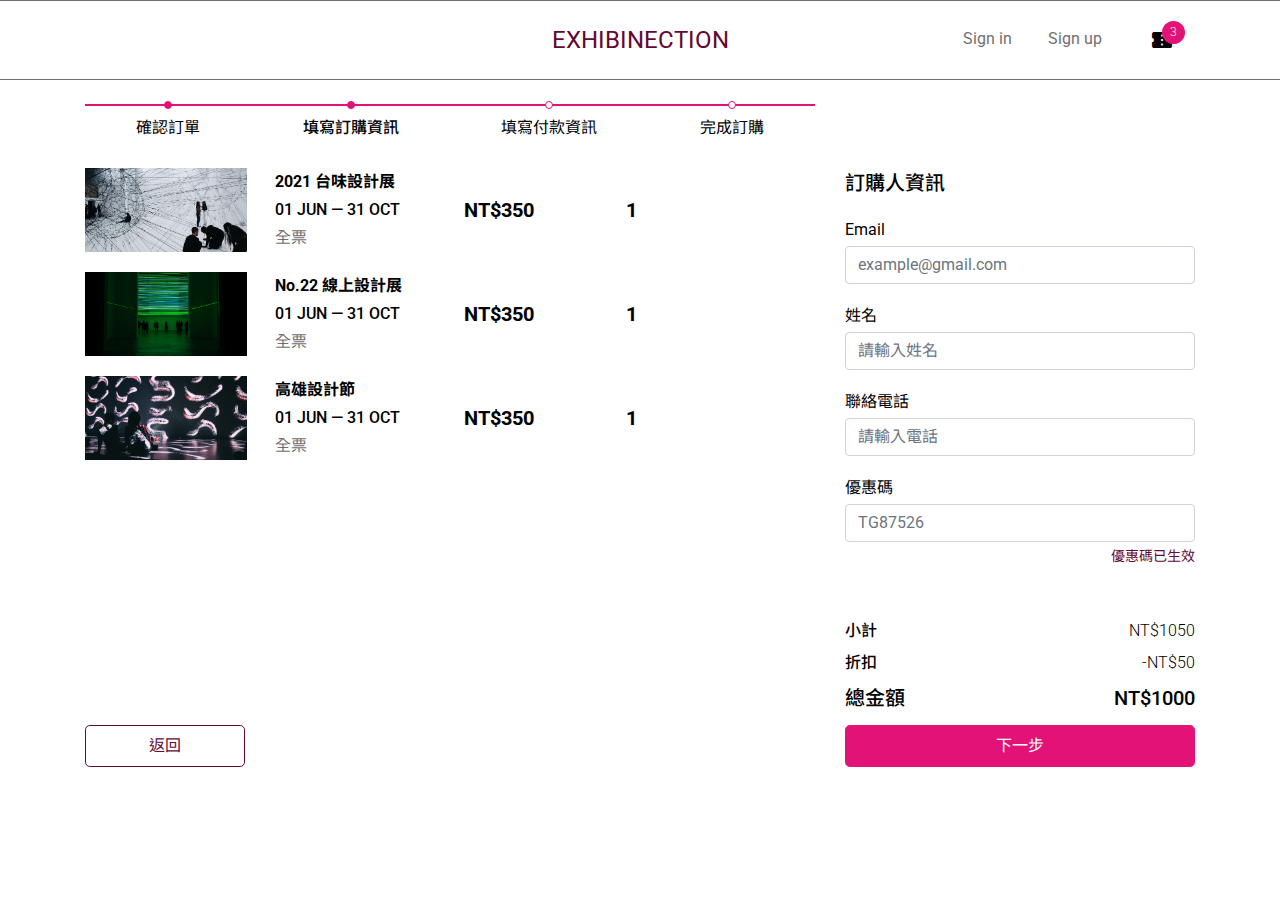
<file: cartOrder.html>
<!DOCTYPE html>
<html lang="en">

    <head>
        <meta charset="UTF-8">
        <meta name="viewport" content="width=device-width, initial-scale=1.0">
        <meta http-equiv="X-UA-Compatible" content="ie=edge">
        <title>填寫訂購資訊</title>
        <!-- material icon -->
        <link href="https://fonts.googleapis.com/css2?family=Material+Icons" rel="stylesheet">
        <link href="https://fonts.googleapis.com/css2?family=Material+Icons+Outlined" rel="stylesheet">
        <!-- swiper -->
        <link href="https://unpkg.com/swiper/swiper-bundle.min.css" rel="stylesheet">
        <!-- all css -->
        <link rel="stylesheet" href="./assets/style/all.css">
    </head>

    <body>
        <!-- header -->
        <header class="bg-white border border-start-0 border-end-0 border-dark py-3 py-md-6">
            <div class="container-fluid container-lg pos-relative">
                <div class="d-flex j-content-center a-items-center">
                    <a href="index.html">
                        <h2 class="fs-4 text-primary fw-normal lh-sm">EXHIBINECTION</h2>
                    </a>
                </div>
                <div class="pos-absolute top-50 end-0 translate-middle-y">
                    <div class="d-none d-lg-inline-block">
                        <a href="#" class="">Sign in</a>
                        <a href="#" class="ms-8">Sign up</a>
                    </div>
                    <!-- offcanvas trigger modal -->
                    <button class="btn icon-hover text-black ms-8 me-6 pos-relative border-0 bg-transparent" type="button" data-bs-toggle="offcanvas" data-bs-target="#offcanvasRight" aria-controls="offcanvasRight">
                        <i class="material-icons">confirmation_number</i>
                        <span class="badge fw-light lh-xs rounded-circle rounded-pill bg-secondary pos-absolute start-50">3</span>
                    </button>
                </div>
            </div>
        </header>
        
        <!-- homebanner -->
        <div class="homebanner d-flex a-items-end a-items-md-center py-8 d-none">
            <div class="container-fluid container-md mb-10 mb-md-0">
                <div class="row">
                    <div class="col-12 offset-lg-1 col-lg-6 col-xxl-4">
                        <h1 class="text-white mb-2">台北當代藝術展</h1>
                        <p class="fs-5 fw-bold text-white mb-4">01 JUN - 31 OCT</p>
                        <button type="button" class="btn btn-secondary btn-lg fs-6 px-10 me-2">購買票券</button>
                        <button type="button" class="btn btn-outline-white btn-lg fs-6 px-10">詳細資訊</button>
                    </div>
                </div>
            </div>
        </div>

        <!-- headerNav -->
        <div class="headerNav nav-scroller border-bottom border-dark d-none">
            <nav class="container-md navbar navbar-expand j-content-md-center px-0 py-3" aria-label="Secondary navigation">
                <ul class="navbar-nav flex-row flex-nowrap j-content-md-center">
                    <li class="nav-item me-4">
                        <a class="nav-link pos-relative px-4 py-0 active" aria-current="page" href="#">音樂</a>
                    </li>
                    <li class="nav-item me-4">
                        <a class="nav-link pos-relative px-4 py-0" href="#">戲劇</a>
                    </li>
                    <li class="nav-item me-4">
                        <a class="nav-link pos-relative px-4 py-0 false" href="./product.html">設計</a>
                    </li>
                    <li class="nav-item me-4">
                        <a class="nav-link pos-relative px-4 py-0" href="#">藝術</a>
                    </li>
                    <li class="nav-item me-4">
                        <a class="nav-link pos-relative px-4 py-0" href="#">美食</a>
                    </li>
                    <li class="nav-item me-4">
                        <a class="nav-link pos-relative px-4 py-0" href="#">旅遊</a>
                    </li>
                    <li class="nav-item me-4">
                        <a class="nav-link pos-relative px-4 py-0" href="#">電影</a>
                    </li>
                    <li class="nav-item me-4">
                        <a class="nav-link pos-relative px-4 py-0" href="#">親子</a>
                    </li>
                    <li class="nav-item me-4">
                        <a class="nav-link pos-relative px-4 py-0" href="#">期間限定</a>
                    </li>
                </ul>
            </nav>
        </div>
        
        <!-- main -->
        <main class="main">
            <div class="cartOrder container pt-6 pb-9 d-lg-flex flex-lg-column j-content-md-between min-vh-lg-80">
    <!-- cart-body -->
    <div>
        <div class="row">
            <div class="col-lg-8">
                <ul class="timeline mb-5 mb-md-7 d-flex j-content-around pos-relative">
                    <li class="timeline-pointer timeline-pointer--finished pos-relative d-flex j-content-center">
                        <p class="fs-7 fs-md-6 mt-3">確認訂單</p>
                    </li>
                    <li class="timeline-pointer timeline-pointer--finished pos-relative d-flex j-content-center">
                        <p class="fs-7 fs-md-6 fw-medium mt-3">填寫訂購資訊</p>
                    </li>
                    <li class="timeline-pointer pos-relative d-flex j-content-center">
                        <p class="fs-7 fs-md-6 mt-3">填寫付款資訊</p>
                    </li>
                    <li class="timeline-pointer pos-relative d-flex j-content-center">
                        <p class="fs-7 fs-md-6 mt-3">完成訂購</p>
                    </li>
                </ul>
            </div>
        </div>
        <div class="row flex-lg-row-reverse">
            <div class="col-12 col-lg-4">
                <form>
                    <h3 class="fs-5 mb-4 mb-md-5">訂購人資訊</h3>
                    <div class="mb-5">
                        <label for="email" class="form-label mb-1">Email</label>
                        <input type="email" class="form-control" id="email" name="email" placeholder="example@gmail.com">
                    </div>
                    <div class="mb-5">
                        <label for="name" class="form-label mb-1">姓名</label>
                        <input type="text" class="form-control" id="name" name="name" placeholder="請輸入姓名">
                    </div>
                    <div class="mb-5">
                        <label for="tel" class="form-label mb-1">聯絡電話</label>
                        <input type="tel" class="form-control" id="tel" name="tel" placeholder="請輸入電話">
                    </div>
                    <div>
                        <label for="code" class="form-label mb-1">優惠碼</label>
                        <input type="text" class="form-control" id="code" name="code" placeholder="TG87526">
                        <small class="text-primary d-block text-end mt-1">優惠碼已生效</small>
                    </div>
                    <dl class="row mt-11 mb-0">
                        <dt class="col-5 col-sm-6 fw-medium">小計</dt>
                        <dd class="col-7 col-sm-6 fw-light text-end">NT$1050</dd>
                        <dt class="col-5 col-sm-6 fw-medium">折扣</dt>
                        <dd class="col-7 col-sm-6 fw-light text-end">-NT$50</dd>
                        <dt class="col-5 col-sm-6 fs-5 fw-medium">總金額</dt>
                        <dd class="col-7 col-sm-6 fs-5 fw-medium text-end mb-3">NT$1000</dd>
                    </dl>
                </form>
            </div>
            <div class="col-lg-8 mt-3 mt-md-0 mb-10 mb-md-0">
                <ul>
                    <li class="cart-item row gx-4 gx-md-7 a-items-center mb-5">
                        <div class="col-4 col-md-3">
                            <img class="image-h-84 w-100 object-cover" src="./assets/images/img-01.jpg" alt="2021 台味設計展">
                        </div>
                        <div class="col-8 col-md-3">
                            <h3 class="fs-6 fw-bold mb-1">2021 台味設計展</h3>
                            <p class="fw-medium mb-1">01 JUN — 31 OCT</p>
                            <div class="d-flex a-items-center j-content-between d-md-block">
                                <p class="text-dark">全票 <span class="fs-5 fw-bold text-black d-inline-block d-md-none">1</span> </p>
                                <p class="fs-5 fw-bold d-inline-block d-md-none">NT$350</p>
                            </div>
                        </div>
                        <div class="col-md-6 d-none d-md-flex a-items-md-center j-content-md-start">
                            <p class="fs-5 fw-bold me-80">NT$350</p>
                            <p class="fs-5 fw-bold px-3">1</p>
                        </div>
                    </li>
                    <li class="cart-item row gx-4 gx-md-7 a-items-center mb-5">
                        <div class="col-4 col-md-3">
                            <img class="image-h-84 w-100 object-cover" src="./assets/images/img-02.jpg" alt="2021 台味設計展">
                        </div>
                        <div class="col-8 col-md-3">
                            <h3 class="fs-6 fw-bold mb-1">No.22 線上設計展</h3>
                            <p class="fw-medium mb-1">01 JUN — 31 OCT</p>
                            <div class="d-flex a-items-center j-content-between d-md-block">
                                <p class="text-dark">全票 <span class="fs-5 fw-bold text-black d-inline-block d-md-none">1</span> </p>
                                <p class="fs-5 fw-bold d-inline-block d-md-none">NT$350</p>
                            </div>
                        </div>
                        <div class="col-md-6 d-none d-md-flex a-items-md-center j-content-md-start">
                            <p class="fs-5 fw-bold me-80">NT$350</p>
                            <p class="fs-5 fw-bold px-3">1</p>
                        </div>
                    </li>
                    <li class="cart-item row gx-4 gx-md-7 a-items-center">
                        <div class="col-4 col-md-3">
                            <img class="image-h-84 w-100 object-cover" src="./assets/images/img-03.jpg" alt="高雄設計節">
                        </div>
                        <div class="col-8 col-md-3">
                            <h3 class="fs-6 fw-bold mb-1">高雄設計節</h3>
                            <p class="fw-medium mb-1">01 JUN — 31 OCT</p>
                            <div class="d-flex a-items-center j-content-between d-md-block">
                                <p class="text-dark">全票 <span class="fs-5 fw-bold text-black d-inline-block d-md-none">1</span> </p>
                                <p class="fs-5 fw-bold d-inline-block d-md-none">NT$350</p>
                            </div>
                        </div>
                        <div class="col-md-6 d-none d-md-flex a-items-md-center j-content-md-start">
                            <p class="fs-5 fw-bold me-80">NT$350</p>
                            <p class="fs-5 fw-bold px-3">1</p>
                        </div>
                    </li>
                </ul>
            </div>
        </div>
    </div>
    <!-- cart-footer -->
    <div class="row j-content-between">
        <div class="col-6 col-md-3 col-lg-2">
            <a class="btn btn-outline-primary btn-lg fs-6 w-100" href="./cart.html">返回</a>
        </div>
        <div class="col-6 col-lg-4">
            <a class="btn btn-secondary btn-lg fs-6 w-100" href="./cartPayment.html">下一步</a>
        </div>
    </div>
</div>

        </main>

        <!-- othersLike -->
        <div class="othersLike pt-6 pb-6 pt-md-13 pb-md-13 d-none">
            <div class="container">
                <h2 class="fw-bold mb-2 mb-md-6">猜你也喜歡...</h2>
                <!-- swiper -->
                <div class="overflow-hidden">
                    <div class="row">
                        <div class="col-12 col-md-12 offset-md-1">
                            <div class="swiper-container mySwiper w-100 h-100">
                                <div class="swiper-wrapper">
                                    <a class="swiper-slide text-black link-hover" href="#">
                                        <div class="w-100">
                                            <img class="w-100 h-100 object-cover" src="./assets/images/others-01.jpg" alt="">
                                        </div>
                                        <h3 class="fs-5 fw-bold mt-1 mb-1">No.22 線上設計展</h3>
                                        <p class="fs-5">$350</p>
                                    </a>
                                    <a class="swiper-slide text-black link-hover" href="#">
                                        <div class="w-100">
                                            <img class="w-100 h-100 object-cover" src="./assets/images/others-02.jpg" alt="">
                                        </div>
                                        <h3 class="fs-5 fw-bold mt-1 mb-1">No.22 線上設計展</h3>
                                        <p class="fs-5">$350</p>
                                    </a>
                                    <a class="swiper-slide text-black link-hover" href="#">
                                        <div class="w-100">
                                            <img class="w-100 h-100 object-cover" src="./assets/images/others-03.jpg" alt="">
                                        </div>
                                        <h3 class="fs-5 fw-bold mt-1 mb-1">No.22 線上設計展</h3>
                                        <p class="fs-5">$350</p>
                                    </a>
                                    <a class="swiper-slide text-black link-hover" href="#">
                                        <div class="w-100">
                                            <img class="w-100 h-100 object-cover" src="./assets/images/others-01.jpg" alt="">
                                        </div>
                                        <h3 class="fs-5 fw-bold mt-1 mb-1">No.22 線上設計展</h3>
                                        <p class="fs-5">$350</p>
                                    </a>
                                    <a class="swiper-slide text-black link-hover" href="#">
                                        <div class="w-100">
                                            <img class="w-100 h-100 object-cover" src="./assets/images/others-02.jpg" alt="">
                                        </div>
                                        <h3 class="fs-5 fw-bold mt-1 mb-1">No.22 線上設計展</h3>
                                        <p class="fs-5">$350</p>
                                    </a>
                                    <a class="swiper-slide text-black link-hover" href="#">
                                        <div class="w-100">
                                            <img class="w-100 h-100 object-cover" src="./assets/images/others-03.jpg" alt="">
                                        </div>
                                        <h3 class="fs-5 fw-bold mt-1 mb-1">No.22 線上設計展</h3>
                                        <p class="fs-5">$350</p>
                                    </a>
                                </div>
                                <div class="swiper-pagination"></div>
                            </div>
                        </div>
                    </div>
                </div>
            </div>
        </div>

        <!-- cartModal -->
        <div class="cartModal offcanvas offcanvas-end mt-md-80 pt-5 pb-7 py-md-8 pe-2 ps-4 ps-md-8 bg-black" tabindex="-1" id="offcanvasRight" aria-labelledby="offcanvasRightLabel">
            <div class="offcanvas-header p-0 mb-3">
                <h2 id="offcanvasRightLabel" class="text-white">Cart List</h2>
            </div>
            <ul class="offcanvas-body overflow-y-scroll scrollbar p-0 pe-1 pe-sm-4">
                <li class="card mb-3 rounded-1">
                    <button type="button" class="btn-close text-reset m-1" aria-label="Close"></button>
                    <div class="card-body d-flex px-4 px-md-8 pb-4 pb-md-6 pt-0">
                        <img class="image-h-120 image-w-120 object-cover" src="./assets/images/img-01.jpg" alt="2021 台味設計展">
                        <div class="ms-4">
                            <h3 class="fs-6 fw-bold mb-1">2021 台味設計展</h3>
                            <p class="fw-medium mb-1">01 JUN — 31 OCT</p>
                            <p class="text-dark mb-3">全票</p>
                            <p class="fs-5 fw-bold">NT$350</p>
                        </div>
                        <div class="d-flex flex-column-reverse flex-sm-row j-content-center a-items-center ms-auto">
                            <button class="border-0 bg-transparent p-0">
                                <i class="material-icons-outlined">remove</i>
                            </button>
                            <p class="fs-5 fw-bold px-3">01</p>
                            <button class="border-0 bg-transparent p-0">
                                <i class="material-icons-outlined">add</i>
                            </button>
                        </div>
                    </div>
                </li>
                <li class="card mb-3 rounded-1">
                    <button type="button" class="btn-close text-reset m-1" aria-label="Close"></button>
                    <div class="card-body d-flex px-4 px-md-8 pb-4 pb-md-6 pt-0">
                        <img class="image-h-120 image-w-120 object-cover" src="./assets/images/img-02.jpg" alt="No.22 線上設計展">
                        <div class="ms-4">
                            <h3 class="fs-6 fw-bold mb-1">No.22 線上設計展</h3>
                            <p class="fw-medium mb-1">01 JUN — 31 OCT</p>
                            <p class="text-dark mb-3">全票</p>
                            <p class="fs-5 fw-bold">NT$350</p>
                        </div>
                        <div class="d-flex flex-column-reverse flex-sm-row j-content-center a-items-center ms-auto">
                            <button class="border-0 bg-transparent p-0">
                                <i class="material-icons-outlined">remove</i>
                            </button>
                            <p class="fs-5 fw-bold px-3">01</p>
                            <button class="border-0 bg-transparent p-0">
                                <i class="material-icons-outlined">add</i>
                            </button>
                        </div>
                    </div>
                </li>
                <li class="card mb-3 rounded-1">
                    <button type="button" class="btn-close text-reset m-1" aria-label="Close"></button>
                    <div class="card-body d-flex px-4 px-md-8 pb-4 pb-md-6 pt-0">
                        <img class="image-h-120 image-w-120 object-cover" src="./assets/images/img-03.jpg" alt="高雄設計節">
                        <div class="ms-4">
                            <h3 class="fs-6 fw-bold mb-1">高雄設計節</h3>
                            <p class="fw-medium mb-1">01 JUN — 31 OCT</p>
                            <p class="text-dark mb-3">全票</p>
                            <p class="fs-5 fw-bold">NT$350</p>
                        </div>
                        <div class="d-flex flex-column-reverse flex-sm-row j-content-center a-items-center ms-auto">
                            <button class="border-0 bg-transparent p-0">
                                <i class="material-icons-outlined">remove</i>
                            </button>
                            <p class="fs-5 fw-bold px-3">01</p>
                            <button class="border-0 bg-transparent p-0">
                                <i class="material-icons-outlined">add</i>
                            </button>
                        </div>
                    </div>
                </li>
                <li class="card mb-3 rounded-1">
                    <button type="button" class="btn-close text-reset m-1" aria-label="Close"></button>
                    <div class="card-body d-flex px-4 px-md-8 pb-4 pb-md-6 pt-0">
                        <img class="image-h-120 image-w-120 object-cover" src="./assets/images/img-01.jpg" alt="2021 台味設計展">
                        <div class="ms-4">
                            <h3 class="fs-6 fw-bold mb-1">2021 台味設計展</h3>
                            <p class="fw-medium mb-1">01 JUN — 31 OCT</p>
                            <p class="text-dark mb-3">全票</p>
                            <p class="fs-5 fw-bold">NT$350</p>
                        </div>
                        <div class="d-flex flex-column-reverse flex-sm-row j-content-center a-items-center ms-auto">
                            <button class="border-0 bg-transparent p-0">
                                <i class="material-icons-outlined">remove</i>
                            </button>
                            <p class="fs-5 fw-bold px-3">01</p>
                            <button class="border-0 bg-transparent p-0">
                                <i class="material-icons-outlined">add</i>
                            </button>
                        </div>
                    </div>
                </li>
            </ul>
            <div class="offcanvas-footer d-flex j-content-between a-items-center pt-7">
                <div class="d-flex">
                    <p class="fs-5 text-white me-6">小計</p>
                    <p class="fs-5 text-white">NT$1050</p>
                </div>
               <a href="./cart.html" class="btn btn btn-outline-primary bg-white btn-lg btn-hover fs-6 px-6">前往結帳</a>
            </div>
        </div>

        <!-- footer -->
        <footer class="footer d-none">
            <div class="footer__banner d-flex a-items-end py-8 pos-relative">
                <div class="container z-index-1">
                    <div class="row">
                        <div class="col-lg-5">
                            <p class=" fs-4 fs-md-2 fw-medium text-white mb-3">想收到最新消息嗎？<br>快訂閱我們！</p>
                            <form class="row g-0">
                                <div class="col-8 col-sm-6">
                                    <input type="email" class="form-control border-0 rounded-0 rounded-start p-3" id="exampleFormControlInput1" placeholder="輸入您的電子信箱">
                                </div>
                                <div class="col-4 col-sm-6">
                                    <button type="submit" class="btn btn-secondary rounded-0 border-0 rounded-end py-3 px-6 px-sm-10 w-100 w-sm-auto">訂閱</button>
                                </div>
                            </form>
                        </div>
                    </div>
                </div>
            </div>
            <div class="border-bottom border-dark py-4 py-md-6">
                <div class="container">
                    <div class="d-md-flex j-content-md-between a-items-md-center">
                        <div class="d-md-flex a-items-md-center">
                            <a class="fs-4 fw-normal text-black me-3" href="./index.html">EXHIBINECTION</a>
                            <p>© 2021. All Rights Reserved.</p>
                        </div>
                        <div class="footer__tool d-none d-md-inline-block">
                            <a href="#" class="">Sign in</a>
                            <a href="#" class="ms-8">Sign up</a>
                        </div>
                    </div>
                </div>
            </div>
        </footer>

        <script src="https://unpkg.com/swiper/swiper-bundle.min.js"></script>
        <script src="./assets/js/vendors.js"></script>
        <script src="./assets/js/all.js"></script>
    </body>

</html>
</file>
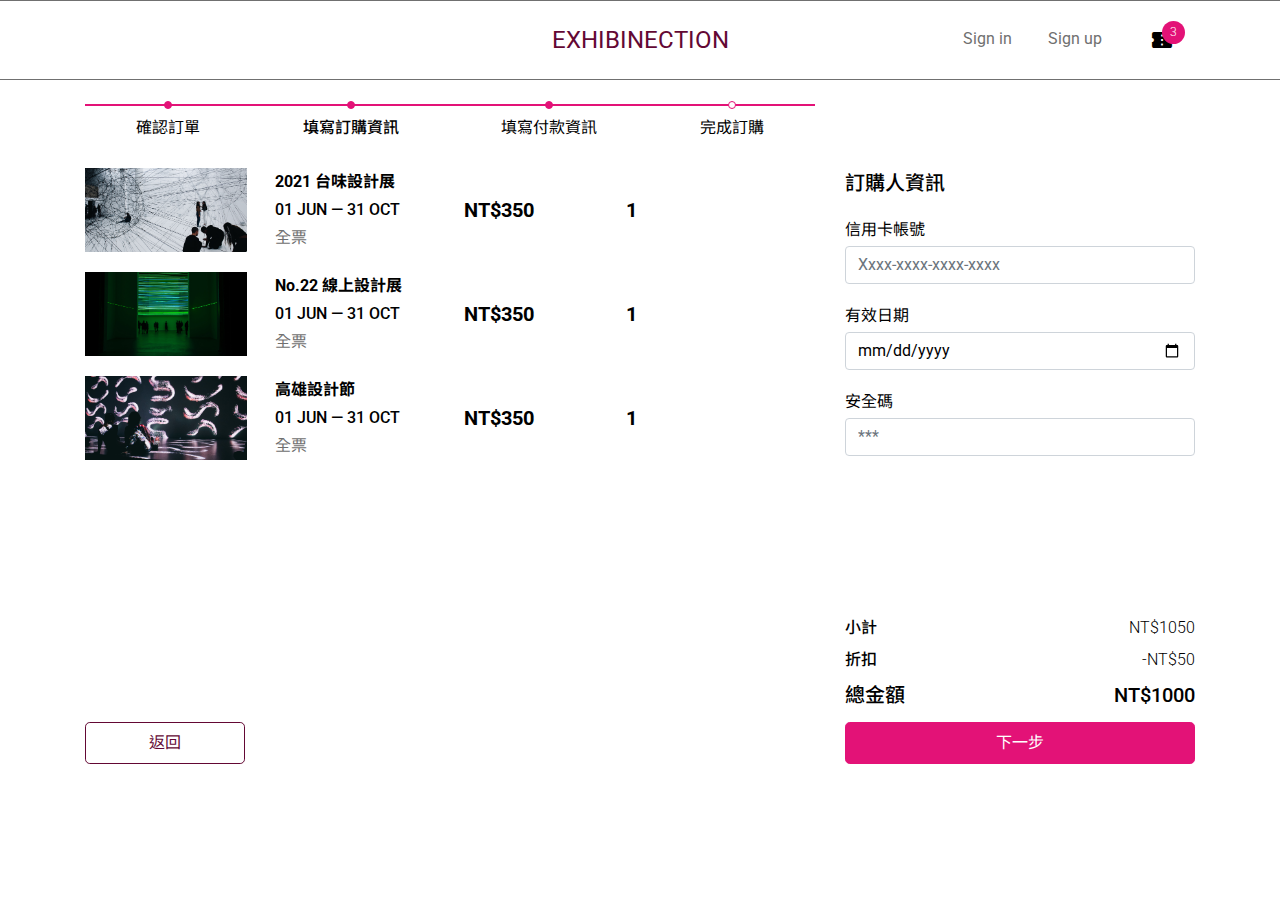
<file: cartPayment.html>
<!DOCTYPE html>
<html lang="en">

    <head>
        <meta charset="UTF-8">
        <meta name="viewport" content="width=device-width, initial-scale=1.0">
        <meta http-equiv="X-UA-Compatible" content="ie=edge">
        <title>填寫付款資訊</title>
        <!-- material icon -->
        <link href="https://fonts.googleapis.com/css2?family=Material+Icons" rel="stylesheet">
        <link href="https://fonts.googleapis.com/css2?family=Material+Icons+Outlined" rel="stylesheet">
        <!-- swiper -->
        <link href="https://unpkg.com/swiper/swiper-bundle.min.css" rel="stylesheet">
        <!-- all css -->
        <link rel="stylesheet" href="./assets/style/all.css">
    </head>

    <body>
        <!-- header -->
        <header class="bg-white border border-start-0 border-end-0 border-dark py-3 py-md-6">
            <div class="container-fluid container-lg pos-relative">
                <div class="d-flex j-content-center a-items-center">
                    <a href="index.html">
                        <h2 class="fs-4 text-primary fw-normal lh-sm">EXHIBINECTION</h2>
                    </a>
                </div>
                <div class="pos-absolute top-50 end-0 translate-middle-y">
                    <div class="d-none d-lg-inline-block">
                        <a href="#" class="">Sign in</a>
                        <a href="#" class="ms-8">Sign up</a>
                    </div>
                    <!-- offcanvas trigger modal -->
                    <button class="btn icon-hover text-black ms-8 me-6 pos-relative border-0 bg-transparent" type="button" data-bs-toggle="offcanvas" data-bs-target="#offcanvasRight" aria-controls="offcanvasRight">
                        <i class="material-icons">confirmation_number</i>
                        <span class="badge fw-light lh-xs rounded-circle rounded-pill bg-secondary pos-absolute start-50">3</span>
                    </button>
                </div>
            </div>
        </header>
        
        <!-- homebanner -->
        <div class="homebanner d-flex a-items-end a-items-md-center py-8 d-none">
            <div class="container-fluid container-md mb-10 mb-md-0">
                <div class="row">
                    <div class="col-12 offset-lg-1 col-lg-6 col-xxl-4">
                        <h1 class="text-white mb-2">台北當代藝術展</h1>
                        <p class="fs-5 fw-bold text-white mb-4">01 JUN - 31 OCT</p>
                        <button type="button" class="btn btn-secondary btn-lg fs-6 px-10 me-2">購買票券</button>
                        <button type="button" class="btn btn-outline-white btn-lg fs-6 px-10">詳細資訊</button>
                    </div>
                </div>
            </div>
        </div>

        <!-- headerNav -->
        <div class="headerNav nav-scroller border-bottom border-dark d-none">
            <nav class="container-md navbar navbar-expand j-content-md-center px-0 py-3" aria-label="Secondary navigation">
                <ul class="navbar-nav flex-row flex-nowrap j-content-md-center">
                    <li class="nav-item me-4">
                        <a class="nav-link pos-relative px-4 py-0 active" aria-current="page" href="#">音樂</a>
                    </li>
                    <li class="nav-item me-4">
                        <a class="nav-link pos-relative px-4 py-0" href="#">戲劇</a>
                    </li>
                    <li class="nav-item me-4">
                        <a class="nav-link pos-relative px-4 py-0 false" href="./product.html">設計</a>
                    </li>
                    <li class="nav-item me-4">
                        <a class="nav-link pos-relative px-4 py-0" href="#">藝術</a>
                    </li>
                    <li class="nav-item me-4">
                        <a class="nav-link pos-relative px-4 py-0" href="#">美食</a>
                    </li>
                    <li class="nav-item me-4">
                        <a class="nav-link pos-relative px-4 py-0" href="#">旅遊</a>
                    </li>
                    <li class="nav-item me-4">
                        <a class="nav-link pos-relative px-4 py-0" href="#">電影</a>
                    </li>
                    <li class="nav-item me-4">
                        <a class="nav-link pos-relative px-4 py-0" href="#">親子</a>
                    </li>
                    <li class="nav-item me-4">
                        <a class="nav-link pos-relative px-4 py-0" href="#">期間限定</a>
                    </li>
                </ul>
            </nav>
        </div>
        
        <!-- main -->
        <main class="main">
            <div class="cartPayment container pt-6 pb-9 d-lg-flex flex-lg-column j-content-md-between min-vh-lg-80">
    <!-- cart-body -->
    <div>
        <div class="row">
            <div class="col-lg-8">
                <ul class="timeline mb-5 mb-md-7 d-flex j-content-around pos-relative">
                    <li class="timeline-pointer timeline-pointer--finished pos-relative d-flex j-content-center">
                        <p class="fs-7 fs-md-6 mt-3">確認訂單</p>
                    </li>
                    <li class="timeline-pointer timeline-pointer--finished pos-relative d-flex j-content-center">
                        <p class="fs-7 fs-md-6 fw-medium mt-3">填寫訂購資訊</p>
                    </li>
                    <li class="timeline-pointer timeline-pointer--finished pos-relative d-flex j-content-center">
                        <p class="fs-7 fs-md-6 mt-3">填寫付款資訊</p>
                    </li>
                    <li class="timeline-pointer pos-relative d-flex j-content-center">
                        <p class="fs-7 fs-md-6 mt-3">完成訂購</p>
                    </li>
                </ul>
            </div>
        </div>
        <div class="row flex-lg-row-reverse">
            <div class="col-12 col-lg-4">
                <form>
                    <h3 class="fs-5 mb-4 mb-md-5">訂購人資訊</h3>
                    <div class="mb-5">
                        <label for="card" class="form-label mb-1">信用卡帳號</label>
                        <input type="text" class="form-control" id="card" name="card" placeholder="Xxxx-xxxx-xxxx-xxxx">
                    </div>
                    <div class="mb-5">
                        <label for="date" class="form-label mb-1">有效日期</label>
                        <input type="date" class="form-control" id="date" name="date" placeholder="(MM/YY)">
                    </div>
                    <div class="pb-lg-80">
                        <label for="cvv" class="form-label mb-1">安全碼</label>
                        <input type="text" class="form-control" id="cvv" name="cvv" placeholder="***">
                    </div>
                    <dl class="row mt-11 mt-lg-80 mb-0">
                        <dt class="col-5 col-sm-6 fw-medium">小計</dt>
                        <dd class="col-7 col-sm-6 fw-light text-end">NT$1050</dd>
                        <dt class="col-5 col-sm-6 fw-medium">折扣</dt>
                        <dd class="col-7 col-sm-6 fw-light text-end">-NT$50</dd>
                        <dt class="col-5 col-sm-6 fs-5 fw-medium">總金額</dt>
                        <dd class="col-7 col-sm-6 fs-5 fw-medium text-end mb-3">NT$1000</dd>
                    </dl>
                </form>
            </div>
            <div class="col-lg-8 mt-3 mt-md-0 mb-10 mb-md-0">
                <ul>
                    <li class="cart-item row gx-4 gx-md-7 a-items-center mb-5">
                        <div class="col-4 col-md-3">
                            <img class="image-h-84 w-100 object-cover" src="./assets/images/img-01.jpg" alt="2021 台味設計展">
                        </div>
                        <div class="col-8 col-md-3">
                            <h3 class="fs-6 fw-bold mb-1">2021 台味設計展</h3>
                            <p class="fw-medium mb-1">01 JUN — 31 OCT</p>
                            <div class="d-flex a-items-center j-content-between d-md-block">
                                <p class="text-dark">全票 <span class="fs-5 fw-bold text-black d-inline-block d-md-none">1</span> </p>
                                <p class="fs-5 fw-bold d-inline-block d-md-none">NT$350</p>
                            </div>
                        </div>
                        <div class="col-md-6 d-none d-md-flex a-items-md-center j-content-md-start">
                            <p class="fs-5 fw-bold me-80">NT$350</p>
                            <p class="fs-5 fw-bold px-3">1</p>
                        </div>
                    </li>
                    <li class="cart-item row gx-4 gx-md-7 a-items-center mb-5">
                        <div class="col-4 col-md-3">
                            <img class="image-h-84 w-100 object-cover" src="./assets/images/img-02.jpg" alt="2021 台味設計展">
                        </div>
                        <div class="col-8 col-md-3">
                            <h3 class="fs-6 fw-bold mb-1">No.22 線上設計展</h3>
                            <p class="fw-medium mb-1">01 JUN — 31 OCT</p>
                            <div class="d-flex a-items-center j-content-between d-md-block">
                                <p class="text-dark">全票 <span class="fs-5 fw-bold text-black d-inline-block d-md-none">1</span> </p>
                                <p class="fs-5 fw-bold d-inline-block d-md-none">NT$350</p>
                            </div>
                        </div>
                        <div class="col-md-6 d-none d-md-flex a-items-md-center j-content-md-start">
                            <p class="fs-5 fw-bold me-80">NT$350</p>
                            <p class="fs-5 fw-bold px-3">1</p>
                        </div>
                    </li>
                    <li class="cart-item row gx-4 gx-md-7 a-items-center mb-5">
                        <div class="col-4 col-md-3">
                            <img class="image-h-84 w-100 object-cover" src="./assets/images/img-03.jpg" alt="高雄設計節">
                        </div>
                        <div class="col-8 col-md-3">
                            <h3 class="fs-6 fw-bold mb-1">高雄設計節</h3>
                            <p class="fw-medium mb-1">01 JUN — 31 OCT</p>
                            <div class="d-flex a-items-center j-content-between d-md-block">
                                <p class="text-dark">全票 <span class="fs-5 fw-bold text-black d-inline-block d-md-none">1</span> </p>
                                <p class="fs-5 fw-bold d-inline-block d-md-none">NT$350</p>
                            </div>
                        </div>
                        <div class="col-md-6 d-none d-md-flex a-items-md-center j-content-md-start">
                            <p class="fs-5 fw-bold me-80">NT$350</p>
                            <p class="fs-5 fw-bold px-3">1</p>
                        </div>
                    </li>
                </ul>
            </div>
        </div>
    </div>
    <!-- cart-footer -->
    <div class="row j-content-between">
        <div class="col-6 col-md-3 col-lg-2">
            <a class="btn btn-outline-primary btn-lg fs-6 w-100" href="./cartOrder.html">返回</a>
        </div>
        <div class="col-6 col-lg-4">
            <a class="btn btn-secondary btn-lg fs-6 w-100" href="./cartEstablished.html">下一步</a>
        </div>
    </div>
</div>


        </main>

        <!-- othersLike -->
        <div class="othersLike pt-6 pb-6 pt-md-13 pb-md-13 d-none">
            <div class="container">
                <h2 class="fw-bold mb-2 mb-md-6">猜你也喜歡...</h2>
                <!-- swiper -->
                <div class="overflow-hidden">
                    <div class="row">
                        <div class="col-12 col-md-12 offset-md-1">
                            <div class="swiper-container mySwiper w-100 h-100">
                                <div class="swiper-wrapper">
                                    <a class="swiper-slide text-black link-hover" href="#">
                                        <div class="w-100">
                                            <img class="w-100 h-100 object-cover" src="./assets/images/others-01.jpg" alt="">
                                        </div>
                                        <h3 class="fs-5 fw-bold mt-1 mb-1">No.22 線上設計展</h3>
                                        <p class="fs-5">$350</p>
                                    </a>
                                    <a class="swiper-slide text-black link-hover" href="#">
                                        <div class="w-100">
                                            <img class="w-100 h-100 object-cover" src="./assets/images/others-02.jpg" alt="">
                                        </div>
                                        <h3 class="fs-5 fw-bold mt-1 mb-1">No.22 線上設計展</h3>
                                        <p class="fs-5">$350</p>
                                    </a>
                                    <a class="swiper-slide text-black link-hover" href="#">
                                        <div class="w-100">
                                            <img class="w-100 h-100 object-cover" src="./assets/images/others-03.jpg" alt="">
                                        </div>
                                        <h3 class="fs-5 fw-bold mt-1 mb-1">No.22 線上設計展</h3>
                                        <p class="fs-5">$350</p>
                                    </a>
                                    <a class="swiper-slide text-black link-hover" href="#">
                                        <div class="w-100">
                                            <img class="w-100 h-100 object-cover" src="./assets/images/others-01.jpg" alt="">
                                        </div>
                                        <h3 class="fs-5 fw-bold mt-1 mb-1">No.22 線上設計展</h3>
                                        <p class="fs-5">$350</p>
                                    </a>
                                    <a class="swiper-slide text-black link-hover" href="#">
                                        <div class="w-100">
                                            <img class="w-100 h-100 object-cover" src="./assets/images/others-02.jpg" alt="">
                                        </div>
                                        <h3 class="fs-5 fw-bold mt-1 mb-1">No.22 線上設計展</h3>
                                        <p class="fs-5">$350</p>
                                    </a>
                                    <a class="swiper-slide text-black link-hover" href="#">
                                        <div class="w-100">
                                            <img class="w-100 h-100 object-cover" src="./assets/images/others-03.jpg" alt="">
                                        </div>
                                        <h3 class="fs-5 fw-bold mt-1 mb-1">No.22 線上設計展</h3>
                                        <p class="fs-5">$350</p>
                                    </a>
                                </div>
                                <div class="swiper-pagination"></div>
                            </div>
                        </div>
                    </div>
                </div>
            </div>
        </div>

        <!-- cartModal -->
        <div class="cartModal offcanvas offcanvas-end mt-md-80 pt-5 pb-7 py-md-8 pe-2 ps-4 ps-md-8 bg-black" tabindex="-1" id="offcanvasRight" aria-labelledby="offcanvasRightLabel">
            <div class="offcanvas-header p-0 mb-3">
                <h2 id="offcanvasRightLabel" class="text-white">Cart List</h2>
            </div>
            <ul class="offcanvas-body overflow-y-scroll scrollbar p-0 pe-1 pe-sm-4">
                <li class="card mb-3 rounded-1">
                    <button type="button" class="btn-close text-reset m-1" aria-label="Close"></button>
                    <div class="card-body d-flex px-4 px-md-8 pb-4 pb-md-6 pt-0">
                        <img class="image-h-120 image-w-120 object-cover" src="./assets/images/img-01.jpg" alt="2021 台味設計展">
                        <div class="ms-4">
                            <h3 class="fs-6 fw-bold mb-1">2021 台味設計展</h3>
                            <p class="fw-medium mb-1">01 JUN — 31 OCT</p>
                            <p class="text-dark mb-3">全票</p>
                            <p class="fs-5 fw-bold">NT$350</p>
                        </div>
                        <div class="d-flex flex-column-reverse flex-sm-row j-content-center a-items-center ms-auto">
                            <button class="border-0 bg-transparent p-0">
                                <i class="material-icons-outlined">remove</i>
                            </button>
                            <p class="fs-5 fw-bold px-3">01</p>
                            <button class="border-0 bg-transparent p-0">
                                <i class="material-icons-outlined">add</i>
                            </button>
                        </div>
                    </div>
                </li>
                <li class="card mb-3 rounded-1">
                    <button type="button" class="btn-close text-reset m-1" aria-label="Close"></button>
                    <div class="card-body d-flex px-4 px-md-8 pb-4 pb-md-6 pt-0">
                        <img class="image-h-120 image-w-120 object-cover" src="./assets/images/img-02.jpg" alt="No.22 線上設計展">
                        <div class="ms-4">
                            <h3 class="fs-6 fw-bold mb-1">No.22 線上設計展</h3>
                            <p class="fw-medium mb-1">01 JUN — 31 OCT</p>
                            <p class="text-dark mb-3">全票</p>
                            <p class="fs-5 fw-bold">NT$350</p>
                        </div>
                        <div class="d-flex flex-column-reverse flex-sm-row j-content-center a-items-center ms-auto">
                            <button class="border-0 bg-transparent p-0">
                                <i class="material-icons-outlined">remove</i>
                            </button>
                            <p class="fs-5 fw-bold px-3">01</p>
                            <button class="border-0 bg-transparent p-0">
                                <i class="material-icons-outlined">add</i>
                            </button>
                        </div>
                    </div>
                </li>
                <li class="card mb-3 rounded-1">
                    <button type="button" class="btn-close text-reset m-1" aria-label="Close"></button>
                    <div class="card-body d-flex px-4 px-md-8 pb-4 pb-md-6 pt-0">
                        <img class="image-h-120 image-w-120 object-cover" src="./assets/images/img-03.jpg" alt="高雄設計節">
                        <div class="ms-4">
                            <h3 class="fs-6 fw-bold mb-1">高雄設計節</h3>
                            <p class="fw-medium mb-1">01 JUN — 31 OCT</p>
                            <p class="text-dark mb-3">全票</p>
                            <p class="fs-5 fw-bold">NT$350</p>
                        </div>
                        <div class="d-flex flex-column-reverse flex-sm-row j-content-center a-items-center ms-auto">
                            <button class="border-0 bg-transparent p-0">
                                <i class="material-icons-outlined">remove</i>
                            </button>
                            <p class="fs-5 fw-bold px-3">01</p>
                            <button class="border-0 bg-transparent p-0">
                                <i class="material-icons-outlined">add</i>
                            </button>
                        </div>
                    </div>
                </li>
                <li class="card mb-3 rounded-1">
                    <button type="button" class="btn-close text-reset m-1" aria-label="Close"></button>
                    <div class="card-body d-flex px-4 px-md-8 pb-4 pb-md-6 pt-0">
                        <img class="image-h-120 image-w-120 object-cover" src="./assets/images/img-01.jpg" alt="2021 台味設計展">
                        <div class="ms-4">
                            <h3 class="fs-6 fw-bold mb-1">2021 台味設計展</h3>
                            <p class="fw-medium mb-1">01 JUN — 31 OCT</p>
                            <p class="text-dark mb-3">全票</p>
                            <p class="fs-5 fw-bold">NT$350</p>
                        </div>
                        <div class="d-flex flex-column-reverse flex-sm-row j-content-center a-items-center ms-auto">
                            <button class="border-0 bg-transparent p-0">
                                <i class="material-icons-outlined">remove</i>
                            </button>
                            <p class="fs-5 fw-bold px-3">01</p>
                            <button class="border-0 bg-transparent p-0">
                                <i class="material-icons-outlined">add</i>
                            </button>
                        </div>
                    </div>
                </li>
            </ul>
            <div class="offcanvas-footer d-flex j-content-between a-items-center pt-7">
                <div class="d-flex">
                    <p class="fs-5 text-white me-6">小計</p>
                    <p class="fs-5 text-white">NT$1050</p>
                </div>
               <a href="./cart.html" class="btn btn btn-outline-primary bg-white btn-lg btn-hover fs-6 px-6">前往結帳</a>
            </div>
        </div>

        <!-- footer -->
        <footer class="footer d-none">
            <div class="footer__banner d-flex a-items-end py-8 pos-relative">
                <div class="container z-index-1">
                    <div class="row">
                        <div class="col-lg-5">
                            <p class=" fs-4 fs-md-2 fw-medium text-white mb-3">想收到最新消息嗎？<br>快訂閱我們！</p>
                            <form class="row g-0">
                                <div class="col-8 col-sm-6">
                                    <input type="email" class="form-control border-0 rounded-0 rounded-start p-3" id="exampleFormControlInput1" placeholder="輸入您的電子信箱">
                                </div>
                                <div class="col-4 col-sm-6">
                                    <button type="submit" class="btn btn-secondary rounded-0 border-0 rounded-end py-3 px-6 px-sm-10 w-100 w-sm-auto">訂閱</button>
                                </div>
                            </form>
                        </div>
                    </div>
                </div>
            </div>
            <div class="border-bottom border-dark py-4 py-md-6">
                <div class="container">
                    <div class="d-md-flex j-content-md-between a-items-md-center">
                        <div class="d-md-flex a-items-md-center">
                            <a class="fs-4 fw-normal text-black me-3" href="./index.html">EXHIBINECTION</a>
                            <p>© 2021. All Rights Reserved.</p>
                        </div>
                        <div class="footer__tool d-none d-md-inline-block">
                            <a href="#" class="">Sign in</a>
                            <a href="#" class="ms-8">Sign up</a>
                        </div>
                    </div>
                </div>
            </div>
        </footer>

        <script src="https://unpkg.com/swiper/swiper-bundle.min.js"></script>
        <script src="./assets/js/vendors.js"></script>
        <script src="./assets/js/all.js"></script>
    </body>

</html>
</file>
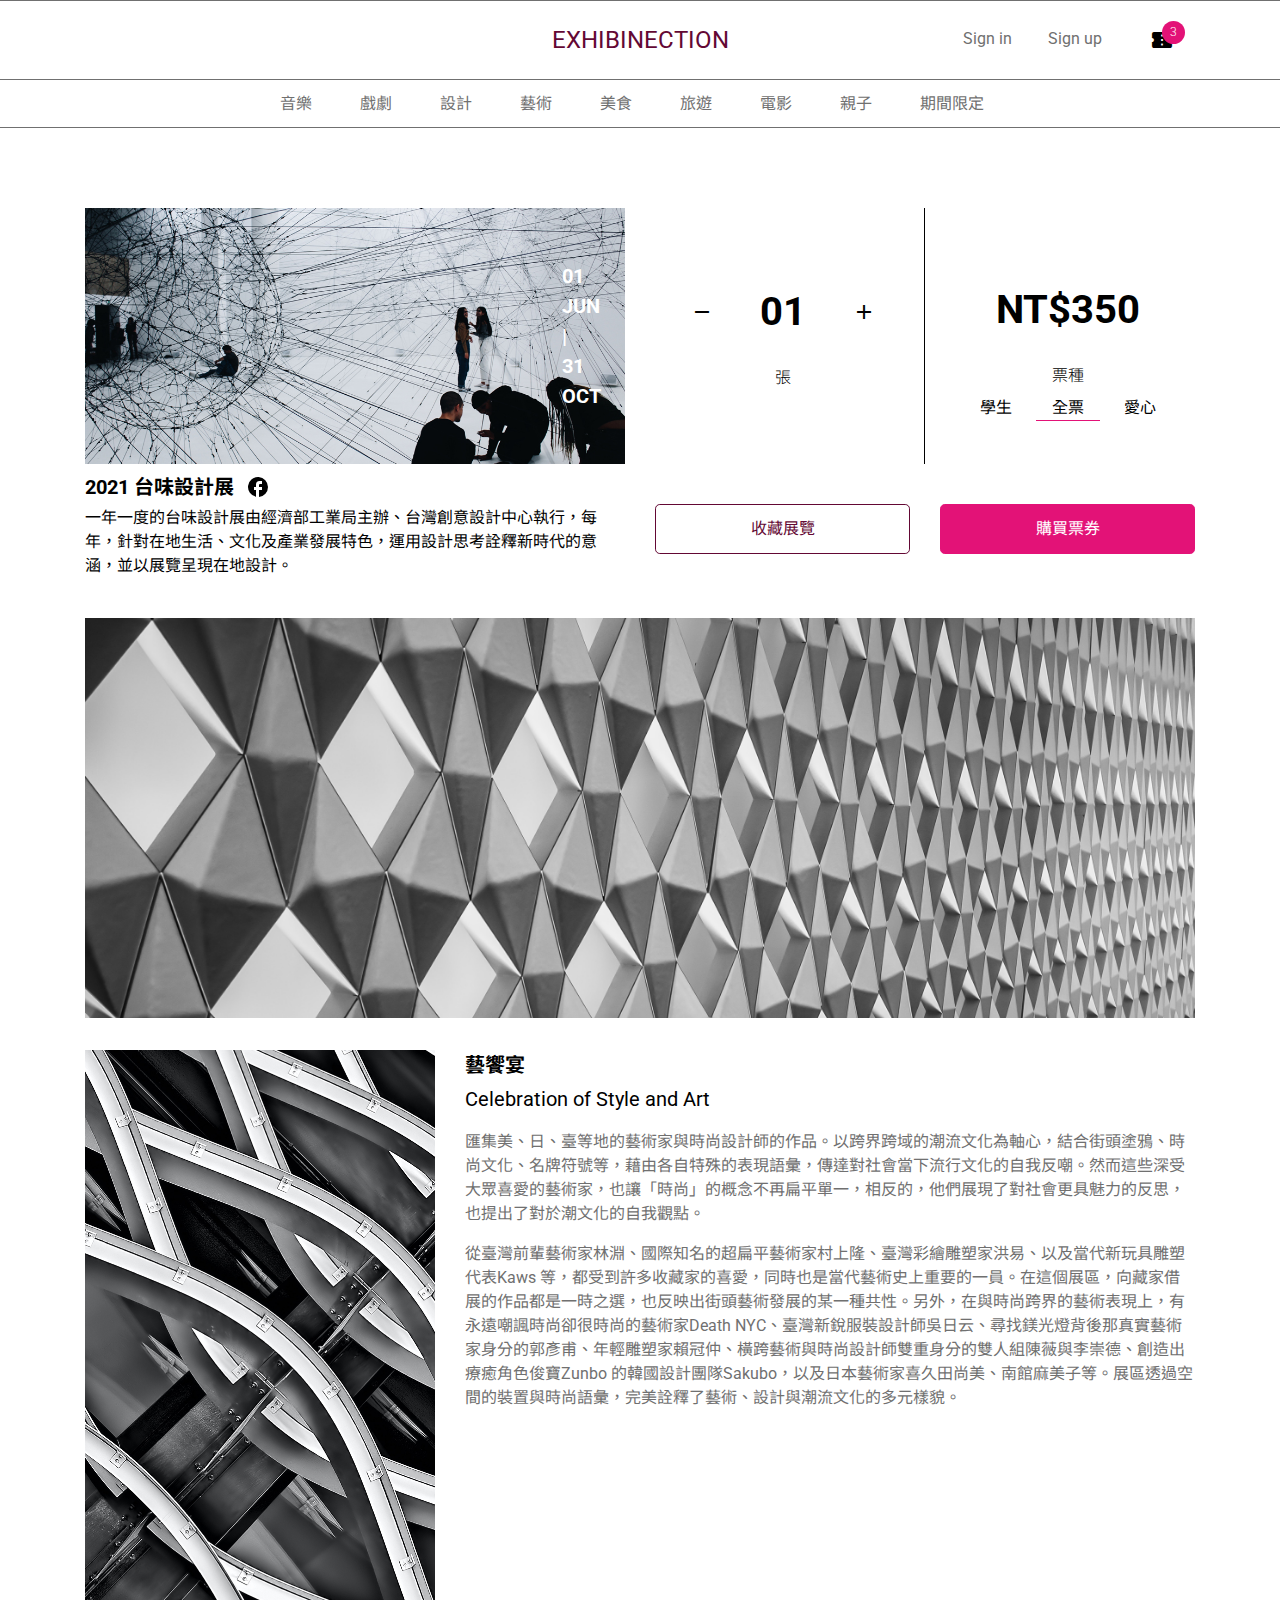
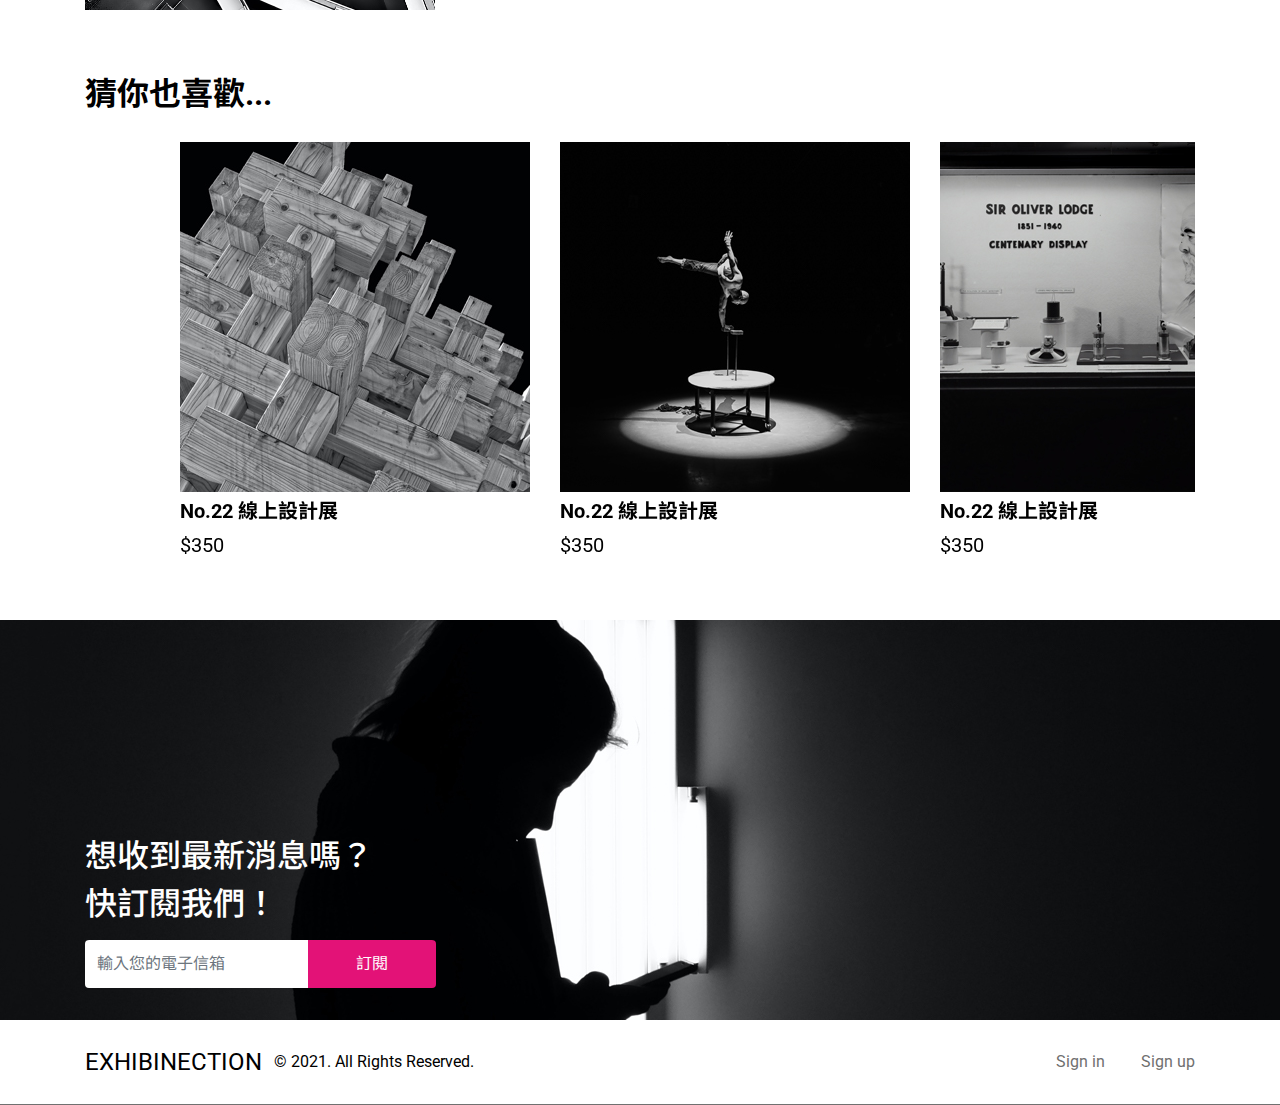
<file: detail.html>
<!DOCTYPE html>
<html lang="en">

    <head>
        <meta charset="UTF-8">
        <meta name="viewport" content="width=device-width, initial-scale=1.0">
        <meta http-equiv="X-UA-Compatible" content="ie=edge">
        <title>展覽資訊 - 2021 台味設計展</title>
        <!-- material icon -->
        <link href="https://fonts.googleapis.com/css2?family=Material+Icons" rel="stylesheet">
        <link href="https://fonts.googleapis.com/css2?family=Material+Icons+Outlined" rel="stylesheet">
        <!-- swiper -->
        <link href="https://unpkg.com/swiper/swiper-bundle.min.css" rel="stylesheet">
        <!-- all css -->
        <link rel="stylesheet" href="./assets/style/all.css">
    </head>

    <body>
        <!-- header -->
        <header class="bg-white border border-start-0 border-end-0 border-dark py-3 py-md-6">
            <div class="container-fluid container-lg pos-relative">
                <div class="d-flex j-content-center a-items-center">
                    <a href="index.html">
                        <h2 class="fs-4 text-primary fw-normal lh-sm">EXHIBINECTION</h2>
                    </a>
                </div>
                <div class="pos-absolute top-50 end-0 translate-middle-y">
                    <div class="d-none d-lg-inline-block">
                        <a href="#" class="">Sign in</a>
                        <a href="#" class="ms-8">Sign up</a>
                    </div>
                    <!-- offcanvas trigger modal -->
                    <button class="btn icon-hover text-black ms-8 me-6 pos-relative border-0 bg-transparent" type="button" data-bs-toggle="offcanvas" data-bs-target="#offcanvasRight" aria-controls="offcanvasRight">
                        <i class="material-icons">confirmation_number</i>
                        <span class="badge fw-light lh-xs rounded-circle rounded-pill bg-secondary pos-absolute start-50">3</span>
                    </button>
                </div>
            </div>
        </header>
        
        <!-- homebanner -->
        <div class="homebanner d-flex a-items-end a-items-md-center py-8 d-none">
            <div class="container-fluid container-md mb-10 mb-md-0">
                <div class="row">
                    <div class="col-12 offset-lg-1 col-lg-6 col-xxl-4">
                        <h1 class="text-white mb-2">台北當代藝術展</h1>
                        <p class="fs-5 fw-bold text-white mb-4">01 JUN - 31 OCT</p>
                        <button type="button" class="btn btn-secondary btn-lg fs-6 px-10 me-2">購買票券</button>
                        <button type="button" class="btn btn-outline-white btn-lg fs-6 px-10">詳細資訊</button>
                    </div>
                </div>
            </div>
        </div>

        <!-- headerNav -->
        <div class="headerNav nav-scroller border-bottom border-dark  ">
            <nav class="container-md navbar navbar-expand j-content-md-center px-0 py-3" aria-label="Secondary navigation">
                <ul class="navbar-nav flex-row flex-nowrap j-content-md-center">
                    <li class="nav-item me-4">
                        <a class="nav-link pos-relative px-4 py-0 active" aria-current="page" href="#">音樂</a>
                    </li>
                    <li class="nav-item me-4">
                        <a class="nav-link pos-relative px-4 py-0" href="#">戲劇</a>
                    </li>
                    <li class="nav-item me-4">
                        <a class="nav-link pos-relative px-4 py-0 false" href="./product.html">設計</a>
                    </li>
                    <li class="nav-item me-4">
                        <a class="nav-link pos-relative px-4 py-0" href="#">藝術</a>
                    </li>
                    <li class="nav-item me-4">
                        <a class="nav-link pos-relative px-4 py-0" href="#">美食</a>
                    </li>
                    <li class="nav-item me-4">
                        <a class="nav-link pos-relative px-4 py-0" href="#">旅遊</a>
                    </li>
                    <li class="nav-item me-4">
                        <a class="nav-link pos-relative px-4 py-0" href="#">電影</a>
                    </li>
                    <li class="nav-item me-4">
                        <a class="nav-link pos-relative px-4 py-0" href="#">親子</a>
                    </li>
                    <li class="nav-item me-4">
                        <a class="nav-link pos-relative px-4 py-0" href="#">期間限定</a>
                    </li>
                </ul>
            </nav>
        </div>
        
        <!-- main -->
        <main class="main">
            <!-- detail -->
<div class="detailTicket py-9 pt-md-80">
	<div class="container">
		<div class="row">
			<div class="col-lg-6 mb-9 mb-lg-0">
				<div class="pos-relative mb-2">
					<p class="fs-5 fw-bold text-white d-none d-lg-block pos-absolute end-0 top-50 translate-middle-y"> <span class="me-6">01<br>JUN<br>|<br>31<br>OCT</span></p>
					<img class="image-h-256 w-100 object-cover" src="./assets/images/img-01.jpg" alt="img">
				</div>
				<div class="d-flex j-content-between a-items-center d-lg-block mb-1">
					<div class="d-flex a-items-center">
						<h3 class="fs-5 fw-bold mb-0 me-3">2021 台味設計展</h3>
						<a href="#"><img src="./assets/images/facebook-24px.svg" alt="facebook"></a>
					</div>
					<div class="d-lg-none">
						<p class="fs-6 fw-medium">01 JUN — 31 OCT</p>
					</div>
				</div>
				<p>一年一度的台味設計展由經濟部工業局主辦、台灣創意設計中心執行，每年，針對在地生活、文化及產業發展特色，運用設計思考詮釋新時代的意涵，並以展覽呈現在地設計。</p>
			</div>
			<div class="col-lg-6">
				<div class="row">
					<div class="col-md-6 detailTicket__body pos-relative d-flex flex-column a-items-center j-content-md-center">
						<div class="d-flex mb-6">
							<button class="border-0 bg-transparent">
								<i class="material-icons-outlined">remove</i>
							</button>
							<p class="display-6 fw-bold px-9">01</p>
							<button class="border-0 bg-transparent">
								<i class="material-icons-outlined">add</i>
							</button>
						</div>
						<p class="fw-light">張</p>
					</div>
					<div class="col-md-6 detailTicket__body d-flex flex-column a-items-center j-content-md-center pt-9 pt-md-7">
						<p class="display-6 fw-bold px-9 mb-6">NT$350</p>
						<p class="fw-light mb-2">票種</p>
						<ul class="d-flex">
							<li>
								<a class="nav-link text-black pos-relative px-4 py-0 mx-1 mx-lg-0 mx-xl-1" href="#">學生</a>
							</li>
							<li>
								<a class="nav-link nav-link--active text-black pos-relative px-4 py-0 mx-1 mx-lg-0 mx-xl-1" href="#">全票</a>
							</li>
							<li>
								<a class="nav-link text-black pos-relative px-4 py-0 mx-1 mx-lg-0 mx-xl-1" href="#">愛心</a>
							</li>
						</ul>
					</div>
					<div class="col-6 mt-9">
						<button type="button" class="btn btn-outline-primary btn-lg fs-6 w-100 py-3">收藏展覽</button>
						
					</div>
					<div class="col-6 mt-9">
						<button type="button" class="btn btn-secondary btn-lg fs-6 w-100 py-3">購買票券</button>
					</div>
				</div>
			</div>
		</div>
	</div>
</div>
<div class="detailInfo">
	<div class="container">
		<div class="row">
			<div class="col-12 order-2 order-lg-0 mb-4 mb-lg-8">
				<img class="image-h-400 w-100 object-cover" src="./assets/images/design-info-01.jpg" alt="">
			</div>
			<div class="col-lg-4 order-3 order-lg-0">
				<img class="image-h-560 w-100 object-cover" src="./assets/images/design-info-02.jpg" alt="">
			</div>
			<div class="col-lg-8 order-1 order-lg-0 mb-5 mb-lg-0">
				<h3 class="fs-5 fw-bold mb-1">藝饗宴</h3>
				<p class="fs-5 mb-4">​Celebration of Style and Art</p>
				<p class="text-dark mb-4">匯集美、日、臺等地的藝術家與時尚設計師的作品。以跨界跨域的潮流文化為軸心，結合街頭塗鴉、時尚文化、名牌符號等，藉由各自特殊的表現語彙，傳達對社會當下流行文化的自我反嘲。然而這些深受大眾喜愛的藝術家，也讓「時尚」的概念不再扁平單一，相反的，他們展現了對社會更具魅力的反思，也提出了對於潮文化的自我觀點。</p>
				<p class="text-dark">從臺灣前輩藝術家林淵、國際知名的超扁平藝術家村上隆、臺灣彩繪雕塑家洪易、以及當代新玩具雕塑代表Kaws 等，都受到許多收藏家的喜愛，同時也是當代藝術史上重要的一員。在這個展區，向藏家借展的作品都是一時之選，也反映出街頭藝術發展的某一種共性。另外，在與時尚跨界的藝術表現上，有永遠嘲諷時尚卻很時尚的藝術家Death NYC、臺灣新銳服裝設計師吳日云、尋找鎂光燈背後那真實藝術家身分的郭彥甫、年輕雕塑家賴冠仲、橫跨藝術與時尚設計師雙重身分的雙人組陳薇與李崇德、創造出療癒角色俊寶Zunbo 的韓國設計團隊Sakubo，以及日本藝術家喜久田尚美、南館麻美子等。展區透過空間的裝置與時尚語彙，完美詮釋了藝術、設計與潮流文化的多元樣貌。</p>
			</div>
		</div>
	</div>
</div>

        </main>

        <!-- othersLike -->
        <div class="othersLike pt-6 pb-6 pt-md-13 pb-md-13  ">
            <div class="container">
                <h2 class="fw-bold mb-2 mb-md-6">猜你也喜歡...</h2>
                <!-- swiper -->
                <div class="overflow-hidden">
                    <div class="row">
                        <div class="col-12 col-md-12 offset-md-1">
                            <div class="swiper-container mySwiper w-100 h-100">
                                <div class="swiper-wrapper">
                                    <a class="swiper-slide text-black link-hover" href="#">
                                        <div class="w-100">
                                            <img class="w-100 h-100 object-cover" src="./assets/images/others-01.jpg" alt="">
                                        </div>
                                        <h3 class="fs-5 fw-bold mt-1 mb-1">No.22 線上設計展</h3>
                                        <p class="fs-5">$350</p>
                                    </a>
                                    <a class="swiper-slide text-black link-hover" href="#">
                                        <div class="w-100">
                                            <img class="w-100 h-100 object-cover" src="./assets/images/others-02.jpg" alt="">
                                        </div>
                                        <h3 class="fs-5 fw-bold mt-1 mb-1">No.22 線上設計展</h3>
                                        <p class="fs-5">$350</p>
                                    </a>
                                    <a class="swiper-slide text-black link-hover" href="#">
                                        <div class="w-100">
                                            <img class="w-100 h-100 object-cover" src="./assets/images/others-03.jpg" alt="">
                                        </div>
                                        <h3 class="fs-5 fw-bold mt-1 mb-1">No.22 線上設計展</h3>
                                        <p class="fs-5">$350</p>
                                    </a>
                                    <a class="swiper-slide text-black link-hover" href="#">
                                        <div class="w-100">
                                            <img class="w-100 h-100 object-cover" src="./assets/images/others-01.jpg" alt="">
                                        </div>
                                        <h3 class="fs-5 fw-bold mt-1 mb-1">No.22 線上設計展</h3>
                                        <p class="fs-5">$350</p>
                                    </a>
                                    <a class="swiper-slide text-black link-hover" href="#">
                                        <div class="w-100">
                                            <img class="w-100 h-100 object-cover" src="./assets/images/others-02.jpg" alt="">
                                        </div>
                                        <h3 class="fs-5 fw-bold mt-1 mb-1">No.22 線上設計展</h3>
                                        <p class="fs-5">$350</p>
                                    </a>
                                    <a class="swiper-slide text-black link-hover" href="#">
                                        <div class="w-100">
                                            <img class="w-100 h-100 object-cover" src="./assets/images/others-03.jpg" alt="">
                                        </div>
                                        <h3 class="fs-5 fw-bold mt-1 mb-1">No.22 線上設計展</h3>
                                        <p class="fs-5">$350</p>
                                    </a>
                                </div>
                                <div class="swiper-pagination"></div>
                            </div>
                        </div>
                    </div>
                </div>
            </div>
        </div>

        <!-- cartModal -->
        <div class="cartModal offcanvas offcanvas-end mt-md-80 pt-5 pb-7 py-md-8 pe-2 ps-4 ps-md-8 bg-black" tabindex="-1" id="offcanvasRight" aria-labelledby="offcanvasRightLabel">
            <div class="offcanvas-header p-0 mb-3">
                <h2 id="offcanvasRightLabel" class="text-white">Cart List</h2>
            </div>
            <ul class="offcanvas-body overflow-y-scroll scrollbar p-0 pe-1 pe-sm-4">
                <li class="card mb-3 rounded-1">
                    <button type="button" class="btn-close text-reset m-1" aria-label="Close"></button>
                    <div class="card-body d-flex px-4 px-md-8 pb-4 pb-md-6 pt-0">
                        <img class="image-h-120 image-w-120 object-cover" src="./assets/images/img-01.jpg" alt="2021 台味設計展">
                        <div class="ms-4">
                            <h3 class="fs-6 fw-bold mb-1">2021 台味設計展</h3>
                            <p class="fw-medium mb-1">01 JUN — 31 OCT</p>
                            <p class="text-dark mb-3">全票</p>
                            <p class="fs-5 fw-bold">NT$350</p>
                        </div>
                        <div class="d-flex flex-column-reverse flex-sm-row j-content-center a-items-center ms-auto">
                            <button class="border-0 bg-transparent p-0">
                                <i class="material-icons-outlined">remove</i>
                            </button>
                            <p class="fs-5 fw-bold px-3">01</p>
                            <button class="border-0 bg-transparent p-0">
                                <i class="material-icons-outlined">add</i>
                            </button>
                        </div>
                    </div>
                </li>
                <li class="card mb-3 rounded-1">
                    <button type="button" class="btn-close text-reset m-1" aria-label="Close"></button>
                    <div class="card-body d-flex px-4 px-md-8 pb-4 pb-md-6 pt-0">
                        <img class="image-h-120 image-w-120 object-cover" src="./assets/images/img-02.jpg" alt="No.22 線上設計展">
                        <div class="ms-4">
                            <h3 class="fs-6 fw-bold mb-1">No.22 線上設計展</h3>
                            <p class="fw-medium mb-1">01 JUN — 31 OCT</p>
                            <p class="text-dark mb-3">全票</p>
                            <p class="fs-5 fw-bold">NT$350</p>
                        </div>
                        <div class="d-flex flex-column-reverse flex-sm-row j-content-center a-items-center ms-auto">
                            <button class="border-0 bg-transparent p-0">
                                <i class="material-icons-outlined">remove</i>
                            </button>
                            <p class="fs-5 fw-bold px-3">01</p>
                            <button class="border-0 bg-transparent p-0">
                                <i class="material-icons-outlined">add</i>
                            </button>
                        </div>
                    </div>
                </li>
                <li class="card mb-3 rounded-1">
                    <button type="button" class="btn-close text-reset m-1" aria-label="Close"></button>
                    <div class="card-body d-flex px-4 px-md-8 pb-4 pb-md-6 pt-0">
                        <img class="image-h-120 image-w-120 object-cover" src="./assets/images/img-03.jpg" alt="高雄設計節">
                        <div class="ms-4">
                            <h3 class="fs-6 fw-bold mb-1">高雄設計節</h3>
                            <p class="fw-medium mb-1">01 JUN — 31 OCT</p>
                            <p class="text-dark mb-3">全票</p>
                            <p class="fs-5 fw-bold">NT$350</p>
                        </div>
                        <div class="d-flex flex-column-reverse flex-sm-row j-content-center a-items-center ms-auto">
                            <button class="border-0 bg-transparent p-0">
                                <i class="material-icons-outlined">remove</i>
                            </button>
                            <p class="fs-5 fw-bold px-3">01</p>
                            <button class="border-0 bg-transparent p-0">
                                <i class="material-icons-outlined">add</i>
                            </button>
                        </div>
                    </div>
                </li>
                <li class="card mb-3 rounded-1">
                    <button type="button" class="btn-close text-reset m-1" aria-label="Close"></button>
                    <div class="card-body d-flex px-4 px-md-8 pb-4 pb-md-6 pt-0">
                        <img class="image-h-120 image-w-120 object-cover" src="./assets/images/img-01.jpg" alt="2021 台味設計展">
                        <div class="ms-4">
                            <h3 class="fs-6 fw-bold mb-1">2021 台味設計展</h3>
                            <p class="fw-medium mb-1">01 JUN — 31 OCT</p>
                            <p class="text-dark mb-3">全票</p>
                            <p class="fs-5 fw-bold">NT$350</p>
                        </div>
                        <div class="d-flex flex-column-reverse flex-sm-row j-content-center a-items-center ms-auto">
                            <button class="border-0 bg-transparent p-0">
                                <i class="material-icons-outlined">remove</i>
                            </button>
                            <p class="fs-5 fw-bold px-3">01</p>
                            <button class="border-0 bg-transparent p-0">
                                <i class="material-icons-outlined">add</i>
                            </button>
                        </div>
                    </div>
                </li>
            </ul>
            <div class="offcanvas-footer d-flex j-content-between a-items-center pt-7">
                <div class="d-flex">
                    <p class="fs-5 text-white me-6">小計</p>
                    <p class="fs-5 text-white">NT$1050</p>
                </div>
               <a href="./cart.html" class="btn btn btn-outline-primary bg-white btn-lg btn-hover fs-6 px-6">前往結帳</a>
            </div>
        </div>

        <!-- footer -->
        <footer class="footer  ">
            <div class="footer__banner d-flex a-items-end py-8 pos-relative">
                <div class="container z-index-1">
                    <div class="row">
                        <div class="col-lg-5">
                            <p class=" fs-4 fs-md-2 fw-medium text-white mb-3">想收到最新消息嗎？<br>快訂閱我們！</p>
                            <form class="row g-0">
                                <div class="col-8 col-sm-6">
                                    <input type="email" class="form-control border-0 rounded-0 rounded-start p-3" id="exampleFormControlInput1" placeholder="輸入您的電子信箱">
                                </div>
                                <div class="col-4 col-sm-6">
                                    <button type="submit" class="btn btn-secondary rounded-0 border-0 rounded-end py-3 px-6 px-sm-10 w-100 w-sm-auto">訂閱</button>
                                </div>
                            </form>
                        </div>
                    </div>
                </div>
            </div>
            <div class="border-bottom border-dark py-4 py-md-6">
                <div class="container">
                    <div class="d-md-flex j-content-md-between a-items-md-center">
                        <div class="d-md-flex a-items-md-center">
                            <a class="fs-4 fw-normal text-black me-3" href="./index.html">EXHIBINECTION</a>
                            <p>© 2021. All Rights Reserved.</p>
                        </div>
                        <div class="footer__tool d-none d-md-inline-block">
                            <a href="#" class="">Sign in</a>
                            <a href="#" class="ms-8">Sign up</a>
                        </div>
                    </div>
                </div>
            </div>
        </footer>

        <script src="https://unpkg.com/swiper/swiper-bundle.min.js"></script>
        <script src="./assets/js/vendors.js"></script>
        <script src="./assets/js/all.js"></script>
    </body>

</html>
</file>
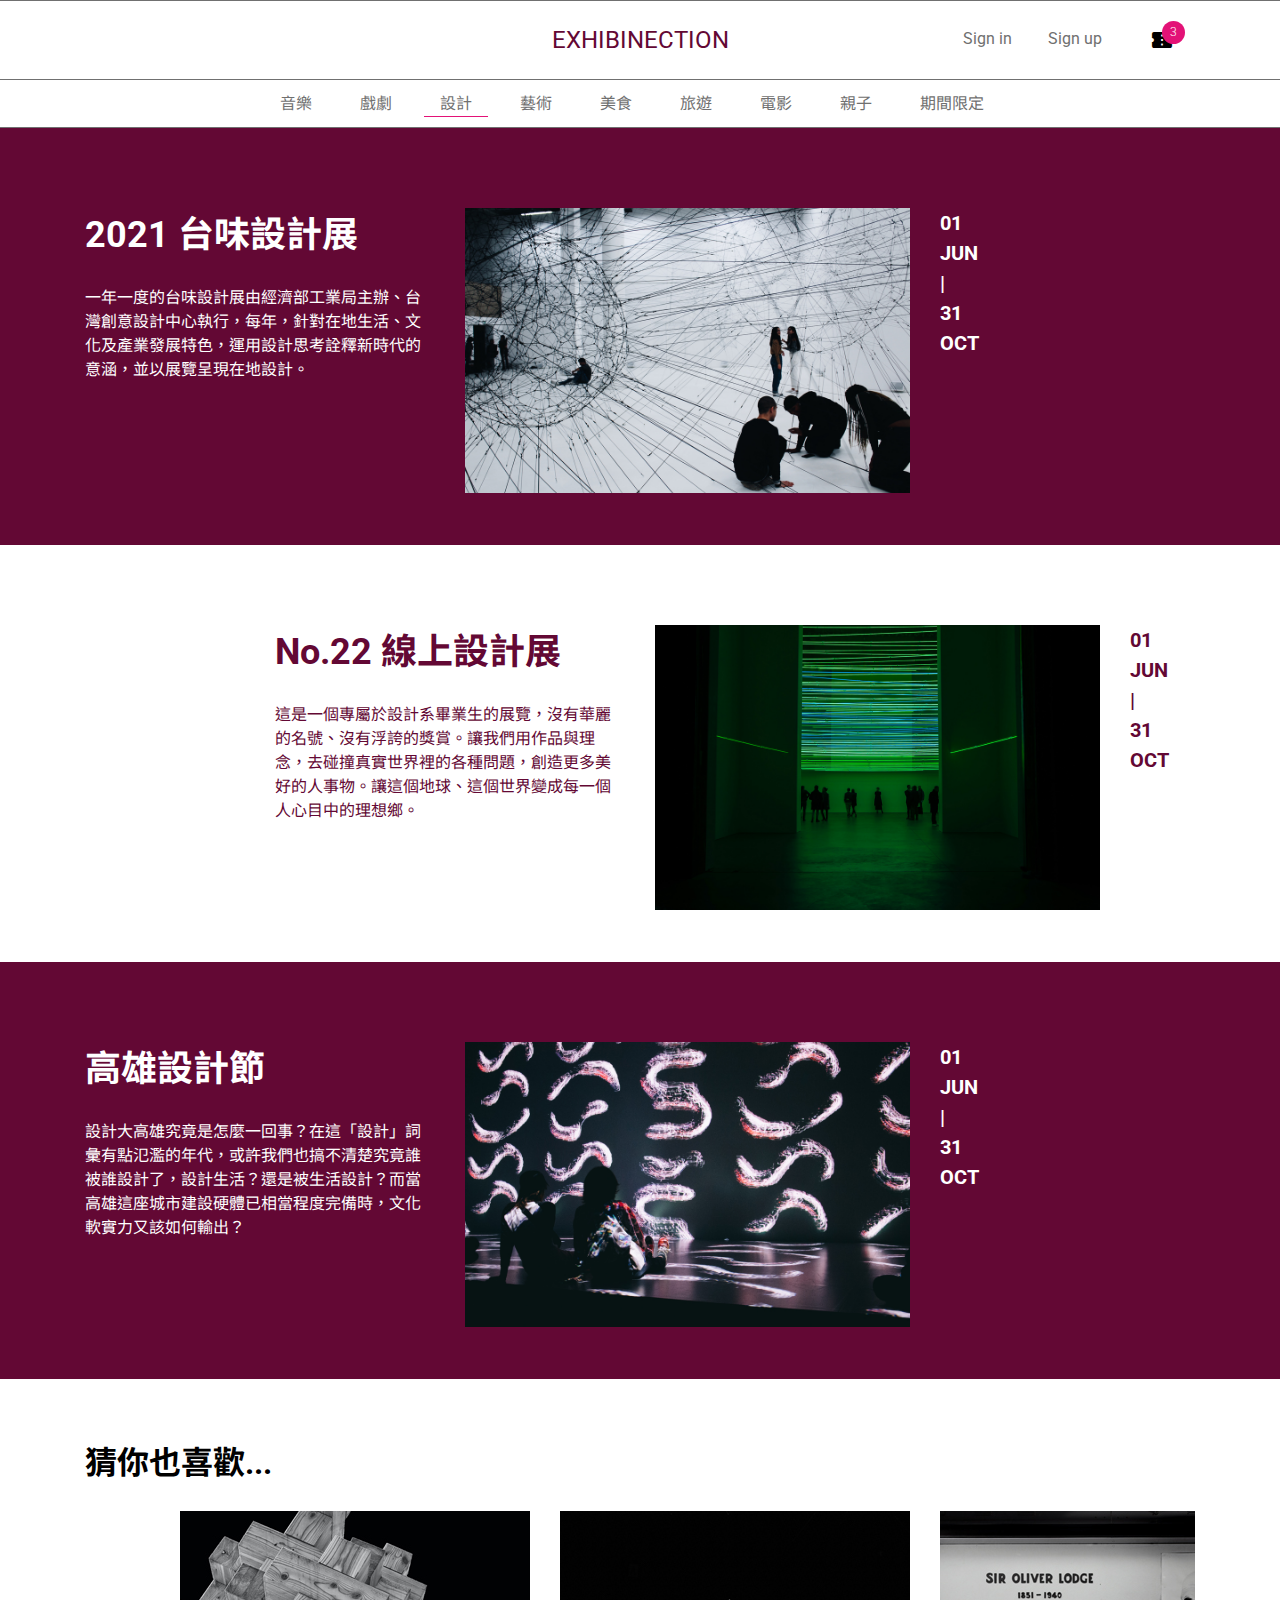
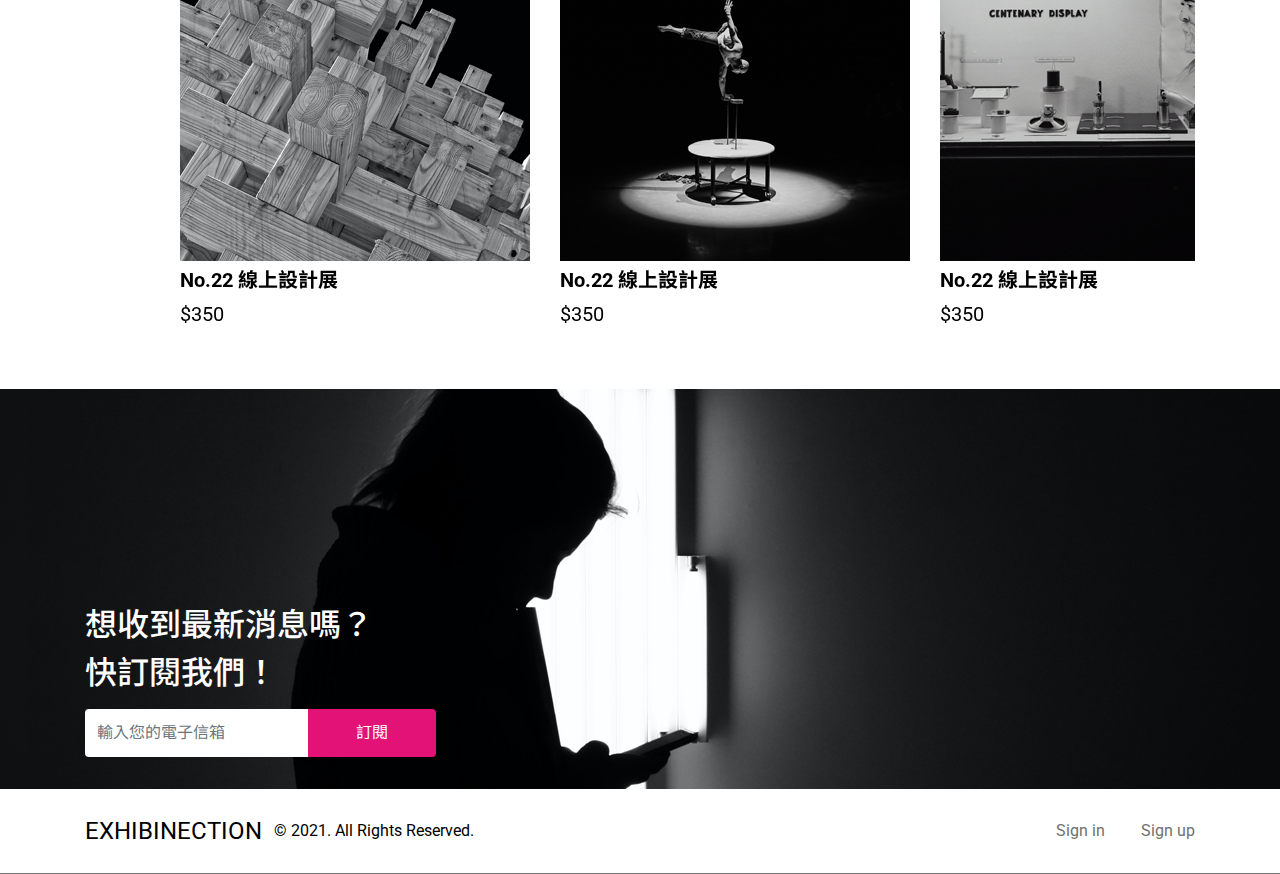
<file: product.html>
<!DOCTYPE html>
<html lang="en">

    <head>
        <meta charset="UTF-8">
        <meta name="viewport" content="width=device-width, initial-scale=1.0">
        <meta http-equiv="X-UA-Compatible" content="ie=edge">
        <title>設計展覽</title>
        <!-- material icon -->
        <link href="https://fonts.googleapis.com/css2?family=Material+Icons" rel="stylesheet">
        <link href="https://fonts.googleapis.com/css2?family=Material+Icons+Outlined" rel="stylesheet">
        <!-- swiper -->
        <link href="https://unpkg.com/swiper/swiper-bundle.min.css" rel="stylesheet">
        <!-- all css -->
        <link rel="stylesheet" href="./assets/style/all.css">
    </head>

    <body>
        <!-- header -->
        <header class="bg-white border border-start-0 border-end-0 border-dark py-3 py-md-6">
            <div class="container-fluid container-lg pos-relative">
                <div class="d-flex j-content-center a-items-center">
                    <a href="index.html">
                        <h2 class="fs-4 text-primary fw-normal lh-sm">EXHIBINECTION</h2>
                    </a>
                </div>
                <div class="pos-absolute top-50 end-0 translate-middle-y">
                    <div class="d-none d-lg-inline-block">
                        <a href="#" class="">Sign in</a>
                        <a href="#" class="ms-8">Sign up</a>
                    </div>
                    <!-- offcanvas trigger modal -->
                    <button class="btn icon-hover text-black ms-8 me-6 pos-relative border-0 bg-transparent" type="button" data-bs-toggle="offcanvas" data-bs-target="#offcanvasRight" aria-controls="offcanvasRight">
                        <i class="material-icons">confirmation_number</i>
                        <span class="badge fw-light lh-xs rounded-circle rounded-pill bg-secondary pos-absolute start-50">3</span>
                    </button>
                </div>
            </div>
        </header>
        
        <!-- homebanner -->
        <div class="homebanner d-flex a-items-end a-items-md-center py-8 d-none">
            <div class="container-fluid container-md mb-10 mb-md-0">
                <div class="row">
                    <div class="col-12 offset-lg-1 col-lg-6 col-xxl-4">
                        <h1 class="text-white mb-2">台北當代藝術展</h1>
                        <p class="fs-5 fw-bold text-white mb-4">01 JUN - 31 OCT</p>
                        <button type="button" class="btn btn-secondary btn-lg fs-6 px-10 me-2">購買票券</button>
                        <button type="button" class="btn btn-outline-white btn-lg fs-6 px-10">詳細資訊</button>
                    </div>
                </div>
            </div>
        </div>

        <!-- headerNav -->
        <div class="headerNav nav-scroller border-bottom border-dark  ">
            <nav class="container-md navbar navbar-expand j-content-md-center px-0 py-3" aria-label="Secondary navigation">
                <ul class="navbar-nav flex-row flex-nowrap j-content-md-center">
                    <li class="nav-item me-4">
                        <a class="nav-link pos-relative px-4 py-0 active" aria-current="page" href="#">音樂</a>
                    </li>
                    <li class="nav-item me-4">
                        <a class="nav-link pos-relative px-4 py-0" href="#">戲劇</a>
                    </li>
                    <li class="nav-item me-4">
                        <a class="nav-link pos-relative px-4 py-0 nav-link--active" href="./product.html">設計</a>
                    </li>
                    <li class="nav-item me-4">
                        <a class="nav-link pos-relative px-4 py-0" href="#">藝術</a>
                    </li>
                    <li class="nav-item me-4">
                        <a class="nav-link pos-relative px-4 py-0" href="#">美食</a>
                    </li>
                    <li class="nav-item me-4">
                        <a class="nav-link pos-relative px-4 py-0" href="#">旅遊</a>
                    </li>
                    <li class="nav-item me-4">
                        <a class="nav-link pos-relative px-4 py-0" href="#">電影</a>
                    </li>
                    <li class="nav-item me-4">
                        <a class="nav-link pos-relative px-4 py-0" href="#">親子</a>
                    </li>
                    <li class="nav-item me-4">
                        <a class="nav-link pos-relative px-4 py-0" href="#">期間限定</a>
                    </li>
                </ul>
            </nav>
        </div>
        
        <!-- main -->
        <main class="main">
            <!-- product -->
<ul class="product">
	<li class="text-white bg-primary py-9 pt-md-80 pb-md-11">
		<div class="container">
			<div class="row">
				<div class="col-lg-5">
					<a class="w-100 opacity-90-hover" href="./detail.html">
						<img class="image-h-lg-285 w-100 object-cover" src="./assets/images/img-01.jpg" alt="img">
					</a>
				</div>
				<div class="col-lg-4 order-lg-first">
					<div class="mt-4 mb-2 mt-lg-0 mb-md-6">
						<p class="fw-medium d-lg-none mb-2">01 JUN — 31 OCT</p>
						<h2 class="fs-3 display-md-7 fw-bold">2021 台味設計展</h2>
					</div>
					<p>一年一度的台味設計展由經濟部工業局主辦、台灣創意設計中心執行，每年，針對在地生活、文化及產業發展特色，運用設計思考詮釋新時代的意涵，並以展覽呈現在地設計。</p>
				</div>
				<div class="col-lg-1 d-none d-lg-block">
					<p class="fs-5 fw-bold">01<br>JUN<br>|<br>31<br>OCT</p>
				</div>
			</div>
		</div>
	</li>
	<li class="text-primary py-9 pt-md-80 pb-md-11">
		<div class="container">
			<div class="row">
				<div class="col-lg-5">
					<a class="w-100 opacity-90-hover" href="#">
						<img class="image-h-lg-285 w-100 object-cover" src="./assets/images/img-02.jpg" alt="img">
					</a>
				</div>
				<div class="offset-lg-2 col-lg-4 order-lg-first">
					<div class="h-lg-100 d-lg-flex flex-lg-column j-content-lg-between a-items-lg-start">
						<div>
							<div class="mt-4 mb-2 mt-lg-0 mb-md-6">
								<p class="fw-medium d-lg-none mb-2">01 JUN — 31 OCT</p>
								<h2 class="fs-3 display-md-7 fw-bold">No.22 線上設計展</h2>
							</div>
							<p>這是一個專屬於設計系畢業生的展覽，沒有華麗的名號、沒有浮誇的獎賞。讓我們用作品與理念，去碰撞真實世界裡的各種問題，創造更多美好的人事物。讓這個地球、這個世界變成每一個人心目中的理想鄉。</p>
						</div>
						
					</div>
				</div>
				<div class="col-lg-1 d-none d-lg-block">
					<p class="fs-5 fw-bold">01<br>JUN<br>|<br>31<br>OCT</p>
				</div>
			</div>
		</div>	
	</li>
	<li class="text-white bg-primary py-9 pt-md-80 pb-md-11">
		<div class="container">
			<div class="row">
				<div class="col-lg-5">
					<a class="w-100 opacity-90-hover" href="#">
						<img class="image-h-lg-285 w-100 object-cover" src="./assets/images/img-03.jpg" alt="img">
					</a>
				</div>
				<div class="col-lg-4 order-lg-first">
					<div class="h-lg-100 d-lg-flex flex-lg-column j-content-lg-between a-items-lg-start">
						<div>
							<div class="mt-4 mb-2 mt-lg-0 mb-md-6">
								<p class="fw-medium d-lg-none mb-2">01 JUN — 31 OCT</p>
								<h2 class="fs-3 display-md-7 fw-bold">高雄設計節</h2>
							</div>
							<p>設計大高雄究竟是怎麼一回事？在這「設計」詞彙有點氾濫的年代，或許我們也搞不清楚究竟誰被誰設計了，設計生活？還是被生活設計？而當高雄這座城市建設硬體已相當程度完備時，文化軟實力又該如何輸出？</p>
						</div>
						
					</div>
				</div>
				<div class="col-lg-1 d-none d-lg-block">
					<p class="fs-5 fw-bold">01<br>JUN<br>|<br>31<br>OCT</p>
				</div>
			</div>
		</div>	
	</li>
</ul>


        </main>

        <!-- othersLike -->
        <div class="othersLike pt-6 pb-6 pt-md-13 pb-md-13  ">
            <div class="container">
                <h2 class="fw-bold mb-2 mb-md-6">猜你也喜歡...</h2>
                <!-- swiper -->
                <div class="overflow-hidden">
                    <div class="row">
                        <div class="col-12 col-md-12 offset-md-1">
                            <div class="swiper-container mySwiper w-100 h-100">
                                <div class="swiper-wrapper">
                                    <a class="swiper-slide text-black link-hover" href="#">
                                        <div class="w-100">
                                            <img class="w-100 h-100 object-cover" src="./assets/images/others-01.jpg" alt="">
                                        </div>
                                        <h3 class="fs-5 fw-bold mt-1 mb-1">No.22 線上設計展</h3>
                                        <p class="fs-5">$350</p>
                                    </a>
                                    <a class="swiper-slide text-black link-hover" href="#">
                                        <div class="w-100">
                                            <img class="w-100 h-100 object-cover" src="./assets/images/others-02.jpg" alt="">
                                        </div>
                                        <h3 class="fs-5 fw-bold mt-1 mb-1">No.22 線上設計展</h3>
                                        <p class="fs-5">$350</p>
                                    </a>
                                    <a class="swiper-slide text-black link-hover" href="#">
                                        <div class="w-100">
                                            <img class="w-100 h-100 object-cover" src="./assets/images/others-03.jpg" alt="">
                                        </div>
                                        <h3 class="fs-5 fw-bold mt-1 mb-1">No.22 線上設計展</h3>
                                        <p class="fs-5">$350</p>
                                    </a>
                                    <a class="swiper-slide text-black link-hover" href="#">
                                        <div class="w-100">
                                            <img class="w-100 h-100 object-cover" src="./assets/images/others-01.jpg" alt="">
                                        </div>
                                        <h3 class="fs-5 fw-bold mt-1 mb-1">No.22 線上設計展</h3>
                                        <p class="fs-5">$350</p>
                                    </a>
                                    <a class="swiper-slide text-black link-hover" href="#">
                                        <div class="w-100">
                                            <img class="w-100 h-100 object-cover" src="./assets/images/others-02.jpg" alt="">
                                        </div>
                                        <h3 class="fs-5 fw-bold mt-1 mb-1">No.22 線上設計展</h3>
                                        <p class="fs-5">$350</p>
                                    </a>
                                    <a class="swiper-slide text-black link-hover" href="#">
                                        <div class="w-100">
                                            <img class="w-100 h-100 object-cover" src="./assets/images/others-03.jpg" alt="">
                                        </div>
                                        <h3 class="fs-5 fw-bold mt-1 mb-1">No.22 線上設計展</h3>
                                        <p class="fs-5">$350</p>
                                    </a>
                                </div>
                                <div class="swiper-pagination"></div>
                            </div>
                        </div>
                    </div>
                </div>
            </div>
        </div>

        <!-- cartModal -->
        <div class="cartModal offcanvas offcanvas-end mt-md-80 pt-5 pb-7 py-md-8 pe-2 ps-4 ps-md-8 bg-black" tabindex="-1" id="offcanvasRight" aria-labelledby="offcanvasRightLabel">
            <div class="offcanvas-header p-0 mb-3">
                <h2 id="offcanvasRightLabel" class="text-white">Cart List</h2>
            </div>
            <ul class="offcanvas-body overflow-y-scroll scrollbar p-0 pe-1 pe-sm-4">
                <li class="card mb-3 rounded-1">
                    <button type="button" class="btn-close text-reset m-1" aria-label="Close"></button>
                    <div class="card-body d-flex px-4 px-md-8 pb-4 pb-md-6 pt-0">
                        <img class="image-h-120 image-w-120 object-cover" src="./assets/images/img-01.jpg" alt="2021 台味設計展">
                        <div class="ms-4">
                            <h3 class="fs-6 fw-bold mb-1">2021 台味設計展</h3>
                            <p class="fw-medium mb-1">01 JUN — 31 OCT</p>
                            <p class="text-dark mb-3">全票</p>
                            <p class="fs-5 fw-bold">NT$350</p>
                        </div>
                        <div class="d-flex flex-column-reverse flex-sm-row j-content-center a-items-center ms-auto">
                            <button class="border-0 bg-transparent p-0">
                                <i class="material-icons-outlined">remove</i>
                            </button>
                            <p class="fs-5 fw-bold px-3">01</p>
                            <button class="border-0 bg-transparent p-0">
                                <i class="material-icons-outlined">add</i>
                            </button>
                        </div>
                    </div>
                </li>
                <li class="card mb-3 rounded-1">
                    <button type="button" class="btn-close text-reset m-1" aria-label="Close"></button>
                    <div class="card-body d-flex px-4 px-md-8 pb-4 pb-md-6 pt-0">
                        <img class="image-h-120 image-w-120 object-cover" src="./assets/images/img-02.jpg" alt="No.22 線上設計展">
                        <div class="ms-4">
                            <h3 class="fs-6 fw-bold mb-1">No.22 線上設計展</h3>
                            <p class="fw-medium mb-1">01 JUN — 31 OCT</p>
                            <p class="text-dark mb-3">全票</p>
                            <p class="fs-5 fw-bold">NT$350</p>
                        </div>
                        <div class="d-flex flex-column-reverse flex-sm-row j-content-center a-items-center ms-auto">
                            <button class="border-0 bg-transparent p-0">
                                <i class="material-icons-outlined">remove</i>
                            </button>
                            <p class="fs-5 fw-bold px-3">01</p>
                            <button class="border-0 bg-transparent p-0">
                                <i class="material-icons-outlined">add</i>
                            </button>
                        </div>
                    </div>
                </li>
                <li class="card mb-3 rounded-1">
                    <button type="button" class="btn-close text-reset m-1" aria-label="Close"></button>
                    <div class="card-body d-flex px-4 px-md-8 pb-4 pb-md-6 pt-0">
                        <img class="image-h-120 image-w-120 object-cover" src="./assets/images/img-03.jpg" alt="高雄設計節">
                        <div class="ms-4">
                            <h3 class="fs-6 fw-bold mb-1">高雄設計節</h3>
                            <p class="fw-medium mb-1">01 JUN — 31 OCT</p>
                            <p class="text-dark mb-3">全票</p>
                            <p class="fs-5 fw-bold">NT$350</p>
                        </div>
                        <div class="d-flex flex-column-reverse flex-sm-row j-content-center a-items-center ms-auto">
                            <button class="border-0 bg-transparent p-0">
                                <i class="material-icons-outlined">remove</i>
                            </button>
                            <p class="fs-5 fw-bold px-3">01</p>
                            <button class="border-0 bg-transparent p-0">
                                <i class="material-icons-outlined">add</i>
                            </button>
                        </div>
                    </div>
                </li>
                <li class="card mb-3 rounded-1">
                    <button type="button" class="btn-close text-reset m-1" aria-label="Close"></button>
                    <div class="card-body d-flex px-4 px-md-8 pb-4 pb-md-6 pt-0">
                        <img class="image-h-120 image-w-120 object-cover" src="./assets/images/img-01.jpg" alt="2021 台味設計展">
                        <div class="ms-4">
                            <h3 class="fs-6 fw-bold mb-1">2021 台味設計展</h3>
                            <p class="fw-medium mb-1">01 JUN — 31 OCT</p>
                            <p class="text-dark mb-3">全票</p>
                            <p class="fs-5 fw-bold">NT$350</p>
                        </div>
                        <div class="d-flex flex-column-reverse flex-sm-row j-content-center a-items-center ms-auto">
                            <button class="border-0 bg-transparent p-0">
                                <i class="material-icons-outlined">remove</i>
                            </button>
                            <p class="fs-5 fw-bold px-3">01</p>
                            <button class="border-0 bg-transparent p-0">
                                <i class="material-icons-outlined">add</i>
                            </button>
                        </div>
                    </div>
                </li>
            </ul>
            <div class="offcanvas-footer d-flex j-content-between a-items-center pt-7">
                <div class="d-flex">
                    <p class="fs-5 text-white me-6">小計</p>
                    <p class="fs-5 text-white">NT$1050</p>
                </div>
               <a href="./cart.html" class="btn btn btn-outline-primary bg-white btn-lg btn-hover fs-6 px-6">前往結帳</a>
            </div>
        </div>

        <!-- footer -->
        <footer class="footer  ">
            <div class="footer__banner d-flex a-items-end py-8 pos-relative">
                <div class="container z-index-1">
                    <div class="row">
                        <div class="col-lg-5">
                            <p class=" fs-4 fs-md-2 fw-medium text-white mb-3">想收到最新消息嗎？<br>快訂閱我們！</p>
                            <form class="row g-0">
                                <div class="col-8 col-sm-6">
                                    <input type="email" class="form-control border-0 rounded-0 rounded-start p-3" id="exampleFormControlInput1" placeholder="輸入您的電子信箱">
                                </div>
                                <div class="col-4 col-sm-6">
                                    <button type="submit" class="btn btn-secondary rounded-0 border-0 rounded-end py-3 px-6 px-sm-10 w-100 w-sm-auto">訂閱</button>
                                </div>
                            </form>
                        </div>
                    </div>
                </div>
            </div>
            <div class="border-bottom border-dark py-4 py-md-6">
                <div class="container">
                    <div class="d-md-flex j-content-md-between a-items-md-center">
                        <div class="d-md-flex a-items-md-center">
                            <a class="fs-4 fw-normal text-black me-3" href="./index.html">EXHIBINECTION</a>
                            <p>© 2021. All Rights Reserved.</p>
                        </div>
                        <div class="footer__tool d-none d-md-inline-block">
                            <a href="#" class="">Sign in</a>
                            <a href="#" class="ms-8">Sign up</a>
                        </div>
                    </div>
                </div>
            </div>
        </footer>

        <script src="https://unpkg.com/swiper/swiper-bundle.min.js"></script>
        <script src="./assets/js/vendors.js"></script>
        <script src="./assets/js/all.js"></script>
    </body>

</html>
</file>
<file: assets/style/all.css>
@charset "UTF-8";
@import url("https://fonts.googleapis.com/css2?family=Roboto:wght@400;500;700&display=swap");
@import url("https://fonts.googleapis.com/css2?family=Noto+Sans+TC:wght@100;300;400;500;700&display=swap");
/*!
 * Bootstrap v5.0.2 (https://getbootstrap.com/)
 * Copyright 2011-2021 The Bootstrap Authors
 * Copyright 2011-2021 Twitter, Inc.
 * Licensed under MIT (https://github.com/twbs/bootstrap/blob/main/LICENSE)
 */
:root {
  --bs-blue: #0d6efd;
  --bs-indigo: #6610f2;
  --bs-purple: #6f42c1;
  --bs-pink: #d63384;
  --bs-red: #dc3545;
  --bs-orange: #fd7e14;
  --bs-yellow: #ffc107;
  --bs-green: #198754;
  --bs-teal: #20c997;
  --bs-cyan: #0dcaf0;
  --bs-white: #fff;
  --bs-gray: #6c757d;
  --bs-gray-dark: #343a40;
  --bs-primary: #630834;
  --bs-secondary: #E31277;
  --bs-success: #198754;
  --bs-info: #0dcaf0;
  --bs-warning: #ffc107;
  --bs-danger: #dc3545;
  --bs-light: #EFEFEF;
  --bs-dark: #707070;
  --bs-white: #fff;
  --bs-black: #000;
  --bs-font-sans-serif: Roboto, "Noto Sans TC", system-ui, -apple-system, "Segoe UI", "Helvetica Neue", Arial, "Noto Sans", "Liberation Sans", sans-serif, "Apple Color Emoji", "Segoe UI Emoji", "Segoe UI Symbol", "Noto Color Emoji";
  --bs-font-monospace: SFMono-Regular, Menlo, Monaco, Consolas, "Liberation Mono", "Courier New", monospace;
  --bs-gradient: linear-gradient(180deg, rgba(255, 255, 255, 0.15), rgba(255, 255, 255, 0));
}

*,
*::before,
*::after {
  -webkit-box-sizing: border-box;
          box-sizing: border-box;
}

@media (prefers-reduced-motion: no-preference) {
  :root {
    scroll-behavior: smooth;
  }
}

body {
  margin: 0;
  font-family: var(--bs-font-sans-serif);
  font-size: 1rem;
  font-weight: 400;
  line-height: 1.5;
  color: #000;
  background-color: #fff;
  -webkit-text-size-adjust: 100%;
  -webkit-tap-highlight-color: rgba(0, 0, 0, 0);
}

hr {
  margin: 1rem 0;
  color: inherit;
  background-color: currentColor;
  border: 0;
  opacity: 0.25;
}

hr:not([size]) {
  height: 1px;
}

h1, .h1, h2, .h2, h3, .h3, h4, .h4, h5, .h5, h6, .h6 {
  margin-top: 0;
  margin-bottom: 0;
  font-weight: 500;
  line-height: 1.5;
}

h1, .h1 {
  font-size: 2rem;
}

h2, .h2 {
  font-size: 2rem;
}

h3, .h3 {
  font-size: 1.75rem;
}

h4, .h4 {
  font-size: 1.5rem;
}

h5, .h5 {
  font-size: 1.25rem;
}

h6, .h6 {
  font-size: 1rem;
}

p {
  margin-top: 0;
  margin-bottom: 0;
}

abbr[title],
abbr[data-bs-original-title] {
  -webkit-text-decoration: underline dotted;
          text-decoration: underline dotted;
  cursor: help;
  -webkit-text-decoration-skip-ink: none;
          text-decoration-skip-ink: none;
}

address {
  margin-bottom: 1rem;
  font-style: normal;
  line-height: inherit;
}

ol,
ul {
  padding-left: 2rem;
}

ol,
ul,
dl {
  margin-top: 0;
  margin-bottom: 1rem;
}

ol ol,
ul ul,
ol ul,
ul ol {
  margin-bottom: 0;
}

dt {
  font-weight: 700;
}

dd {
  margin-bottom: .5rem;
  margin-left: 0;
}

blockquote {
  margin: 0 0 1rem;
}

b,
strong {
  font-weight: bolder;
}

small, .small {
  font-size: 0.875em;
}

mark, .mark {
  padding: 0.2em;
  background-color: #fcf8e3;
}

sub,
sup {
  position: relative;
  font-size: 0.75em;
  line-height: 0;
  vertical-align: baseline;
}

sub {
  bottom: -.25em;
}

sup {
  top: -.5em;
}

a {
  color: #707070;
  text-decoration: none;
}

a:hover {
  color: #630834;
}

a:not([href]):not([class]), a:not([href]):not([class]):hover {
  color: inherit;
  text-decoration: none;
}

pre,
code,
kbd,
samp {
  font-family: var(--bs-font-monospace);
  font-size: 1em;
  direction: ltr /* rtl:ignore */;
  unicode-bidi: bidi-override;
}

pre {
  display: block;
  margin-top: 0;
  margin-bottom: 1rem;
  overflow: auto;
  font-size: 0.875em;
}

pre code {
  font-size: inherit;
  color: inherit;
  word-break: normal;
}

code {
  font-size: 0.875em;
  color: #d63384;
  word-wrap: break-word;
}

a > code {
  color: inherit;
}

kbd {
  padding: 0.2rem 0.4rem;
  font-size: 0.875em;
  color: #fff;
  background-color: #212529;
  border-radius: 0.2rem;
}

kbd kbd {
  padding: 0;
  font-size: 1em;
  font-weight: 700;
}

figure {
  margin: 0 0 1rem;
}

img,
svg {
  vertical-align: middle;
}

table {
  caption-side: bottom;
  border-collapse: collapse;
}

caption {
  padding-top: 0.5rem;
  padding-bottom: 0.5rem;
  color: #6c757d;
  text-align: left;
}

th {
  text-align: inherit;
  text-align: -webkit-match-parent;
}

thead,
tbody,
tfoot,
tr,
td,
th {
  border-color: inherit;
  border-style: solid;
  border-width: 0;
}

label {
  display: inline-block;
}

button {
  border-radius: 0;
}

button:focus:not(:focus-visible) {
  outline: 0;
}

input,
button,
select,
optgroup,
textarea {
  margin: 0;
  font-family: inherit;
  font-size: inherit;
  line-height: inherit;
}

button,
select {
  text-transform: none;
}

[role="button"] {
  cursor: pointer;
}

select {
  word-wrap: normal;
}

select:disabled {
  opacity: 1;
}

[list]::-webkit-calendar-picker-indicator {
  display: none;
}

button,
[type="button"],
[type="reset"],
[type="submit"] {
  -webkit-appearance: button;
}

button:not(:disabled),
[type="button"]:not(:disabled),
[type="reset"]:not(:disabled),
[type="submit"]:not(:disabled) {
  cursor: pointer;
}

::-moz-focus-inner {
  padding: 0;
  border-style: none;
}

textarea {
  resize: vertical;
}

fieldset {
  min-width: 0;
  padding: 0;
  margin: 0;
  border: 0;
}

legend {
  float: left;
  width: 100%;
  padding: 0;
  margin-bottom: 0.5rem;
  font-size: 1.5rem;
  line-height: inherit;
}

legend + * {
  clear: left;
}

::-webkit-datetime-edit-fields-wrapper,
::-webkit-datetime-edit-text,
::-webkit-datetime-edit-minute,
::-webkit-datetime-edit-hour-field,
::-webkit-datetime-edit-day-field,
::-webkit-datetime-edit-month-field,
::-webkit-datetime-edit-year-field {
  padding: 0;
}

::-webkit-inner-spin-button {
  height: auto;
}

[type="search"] {
  outline-offset: -2px;
  -webkit-appearance: textfield;
}

/* rtl:raw:
[type="tel"],
[type="url"],
[type="email"],
[type="number"] {
  direction: ltr;
}
*/
::-webkit-search-decoration {
  -webkit-appearance: none;
}

::-webkit-color-swatch-wrapper {
  padding: 0;
}

::file-selector-button {
  font: inherit;
}

::-webkit-file-upload-button {
  font: inherit;
  -webkit-appearance: button;
}

output {
  display: inline-block;
}

iframe {
  border: 0;
}

summary {
  display: list-item;
  cursor: pointer;
}

progress {
  vertical-align: baseline;
}

[hidden] {
  display: none !important;
}

.lead {
  font-size: 1.25rem;
  font-weight: 300;
}

.display-1 {
  font-size: 5rem;
  font-weight: 300;
  line-height: 1.5;
}

.display-2 {
  font-size: 4.5rem;
  font-weight: 300;
  line-height: 1.5;
}

.display-3 {
  font-size: 4rem;
  font-weight: 300;
  line-height: 1.5;
}

.display-4 {
  font-size: 3.5rem;
  font-weight: 300;
  line-height: 1.5;
}

.display-5 {
  font-size: 3rem;
  font-weight: 300;
  line-height: 1.5;
}

.display-6 {
  font-size: 2.5rem;
  font-weight: 300;
  line-height: 1.5;
}

.display-7 {
  font-size: 2.25rem;
  font-weight: 300;
  line-height: 1.5;
}

.list-unstyled {
  padding-left: 0;
  list-style: none;
}

.list-inline {
  padding-left: 0;
  list-style: none;
}

.list-inline-item {
  display: inline-block;
}

.list-inline-item:not(:last-child) {
  margin-right: 0.5rem;
}

.initialism {
  font-size: 0.875em;
  text-transform: uppercase;
}

.blockquote {
  margin-bottom: 1rem;
  font-size: 1.25rem;
}

.blockquote > :last-child {
  margin-bottom: 0;
}

.blockquote-footer {
  margin-top: -1rem;
  margin-bottom: 1rem;
  font-size: 0.875em;
  color: #6c757d;
}

.blockquote-footer::before {
  content: "\2014\00A0";
}

.img-fluid {
  max-width: 100%;
  height: auto;
}

.img-thumbnail {
  padding: 0.25rem;
  background-color: #fff;
  border: 1px solid #dee2e6;
  border-radius: 0.25rem;
  max-width: 100%;
  height: auto;
}

.figure {
  display: inline-block;
}

.figure-img {
  margin-bottom: 0.5rem;
  line-height: 1;
}

.figure-caption {
  font-size: 0.875em;
  color: #6c757d;
}

.container,
.container-fluid,
.container-sm,
.container-md,
.container-lg,
.container-xl,
.container-xxl {
  width: 100%;
  padding-right: var(--bs-gutter-x, 0.9375rem);
  padding-left: var(--bs-gutter-x, 0.9375rem);
  margin-right: auto;
  margin-left: auto;
}

@media (min-width: 576px) {
  .container, .container-sm {
    max-width: 540px;
  }
}

@media (min-width: 768px) {
  .container, .container-sm, .container-md {
    max-width: 720px;
  }
}

@media (min-width: 992px) {
  .container, .container-sm, .container-md, .container-lg {
    max-width: 960px;
  }
}

@media (min-width: 1200px) {
  .container, .container-sm, .container-md, .container-lg, .container-xl {
    max-width: 1140px;
  }
}

@media (min-width: 1400px) {
  .container, .container-sm, .container-md, .container-lg, .container-xl, .container-xxl {
    max-width: 1320px;
  }
}

.row {
  --bs-gutter-x: 1.875rem;
  --bs-gutter-y: 0;
  display: -webkit-box;
  display: -ms-flexbox;
  display: flex;
  -ms-flex-wrap: wrap;
      flex-wrap: wrap;
  margin-top: calc(var(--bs-gutter-y) * -1);
  margin-right: calc(var(--bs-gutter-x) * -.5);
  margin-left: calc(var(--bs-gutter-x) * -.5);
}

.row > * {
  -ms-flex-negative: 0;
      flex-shrink: 0;
  width: 100%;
  max-width: 100%;
  padding-right: calc(var(--bs-gutter-x) * .5);
  padding-left: calc(var(--bs-gutter-x) * .5);
  margin-top: var(--bs-gutter-y);
}

.col {
  -webkit-box-flex: 1;
      -ms-flex: 1 0 0%;
          flex: 1 0 0%;
}

.row-cols-auto > * {
  -webkit-box-flex: 0;
      -ms-flex: 0 0 auto;
          flex: 0 0 auto;
  width: auto;
}

.row-cols-1 > * {
  -webkit-box-flex: 0;
      -ms-flex: 0 0 auto;
          flex: 0 0 auto;
  width: 100%;
}

.row-cols-2 > * {
  -webkit-box-flex: 0;
      -ms-flex: 0 0 auto;
          flex: 0 0 auto;
  width: 50%;
}

.row-cols-3 > * {
  -webkit-box-flex: 0;
      -ms-flex: 0 0 auto;
          flex: 0 0 auto;
  width: 33.33333%;
}

.row-cols-4 > * {
  -webkit-box-flex: 0;
      -ms-flex: 0 0 auto;
          flex: 0 0 auto;
  width: 25%;
}

.row-cols-5 > * {
  -webkit-box-flex: 0;
      -ms-flex: 0 0 auto;
          flex: 0 0 auto;
  width: 20%;
}

.row-cols-6 > * {
  -webkit-box-flex: 0;
      -ms-flex: 0 0 auto;
          flex: 0 0 auto;
  width: 16.66667%;
}

@media (min-width: 576px) {
  .col-sm {
    -webkit-box-flex: 1;
        -ms-flex: 1 0 0%;
            flex: 1 0 0%;
  }
  .row-cols-sm-auto > * {
    -webkit-box-flex: 0;
        -ms-flex: 0 0 auto;
            flex: 0 0 auto;
    width: auto;
  }
  .row-cols-sm-1 > * {
    -webkit-box-flex: 0;
        -ms-flex: 0 0 auto;
            flex: 0 0 auto;
    width: 100%;
  }
  .row-cols-sm-2 > * {
    -webkit-box-flex: 0;
        -ms-flex: 0 0 auto;
            flex: 0 0 auto;
    width: 50%;
  }
  .row-cols-sm-3 > * {
    -webkit-box-flex: 0;
        -ms-flex: 0 0 auto;
            flex: 0 0 auto;
    width: 33.33333%;
  }
  .row-cols-sm-4 > * {
    -webkit-box-flex: 0;
        -ms-flex: 0 0 auto;
            flex: 0 0 auto;
    width: 25%;
  }
  .row-cols-sm-5 > * {
    -webkit-box-flex: 0;
        -ms-flex: 0 0 auto;
            flex: 0 0 auto;
    width: 20%;
  }
  .row-cols-sm-6 > * {
    -webkit-box-flex: 0;
        -ms-flex: 0 0 auto;
            flex: 0 0 auto;
    width: 16.66667%;
  }
}

@media (min-width: 768px) {
  .col-md {
    -webkit-box-flex: 1;
        -ms-flex: 1 0 0%;
            flex: 1 0 0%;
  }
  .row-cols-md-auto > * {
    -webkit-box-flex: 0;
        -ms-flex: 0 0 auto;
            flex: 0 0 auto;
    width: auto;
  }
  .row-cols-md-1 > * {
    -webkit-box-flex: 0;
        -ms-flex: 0 0 auto;
            flex: 0 0 auto;
    width: 100%;
  }
  .row-cols-md-2 > * {
    -webkit-box-flex: 0;
        -ms-flex: 0 0 auto;
            flex: 0 0 auto;
    width: 50%;
  }
  .row-cols-md-3 > * {
    -webkit-box-flex: 0;
        -ms-flex: 0 0 auto;
            flex: 0 0 auto;
    width: 33.33333%;
  }
  .row-cols-md-4 > * {
    -webkit-box-flex: 0;
        -ms-flex: 0 0 auto;
            flex: 0 0 auto;
    width: 25%;
  }
  .row-cols-md-5 > * {
    -webkit-box-flex: 0;
        -ms-flex: 0 0 auto;
            flex: 0 0 auto;
    width: 20%;
  }
  .row-cols-md-6 > * {
    -webkit-box-flex: 0;
        -ms-flex: 0 0 auto;
            flex: 0 0 auto;
    width: 16.66667%;
  }
}

@media (min-width: 992px) {
  .col-lg {
    -webkit-box-flex: 1;
        -ms-flex: 1 0 0%;
            flex: 1 0 0%;
  }
  .row-cols-lg-auto > * {
    -webkit-box-flex: 0;
        -ms-flex: 0 0 auto;
            flex: 0 0 auto;
    width: auto;
  }
  .row-cols-lg-1 > * {
    -webkit-box-flex: 0;
        -ms-flex: 0 0 auto;
            flex: 0 0 auto;
    width: 100%;
  }
  .row-cols-lg-2 > * {
    -webkit-box-flex: 0;
        -ms-flex: 0 0 auto;
            flex: 0 0 auto;
    width: 50%;
  }
  .row-cols-lg-3 > * {
    -webkit-box-flex: 0;
        -ms-flex: 0 0 auto;
            flex: 0 0 auto;
    width: 33.33333%;
  }
  .row-cols-lg-4 > * {
    -webkit-box-flex: 0;
        -ms-flex: 0 0 auto;
            flex: 0 0 auto;
    width: 25%;
  }
  .row-cols-lg-5 > * {
    -webkit-box-flex: 0;
        -ms-flex: 0 0 auto;
            flex: 0 0 auto;
    width: 20%;
  }
  .row-cols-lg-6 > * {
    -webkit-box-flex: 0;
        -ms-flex: 0 0 auto;
            flex: 0 0 auto;
    width: 16.66667%;
  }
}

@media (min-width: 1200px) {
  .col-xl {
    -webkit-box-flex: 1;
        -ms-flex: 1 0 0%;
            flex: 1 0 0%;
  }
  .row-cols-xl-auto > * {
    -webkit-box-flex: 0;
        -ms-flex: 0 0 auto;
            flex: 0 0 auto;
    width: auto;
  }
  .row-cols-xl-1 > * {
    -webkit-box-flex: 0;
        -ms-flex: 0 0 auto;
            flex: 0 0 auto;
    width: 100%;
  }
  .row-cols-xl-2 > * {
    -webkit-box-flex: 0;
        -ms-flex: 0 0 auto;
            flex: 0 0 auto;
    width: 50%;
  }
  .row-cols-xl-3 > * {
    -webkit-box-flex: 0;
        -ms-flex: 0 0 auto;
            flex: 0 0 auto;
    width: 33.33333%;
  }
  .row-cols-xl-4 > * {
    -webkit-box-flex: 0;
        -ms-flex: 0 0 auto;
            flex: 0 0 auto;
    width: 25%;
  }
  .row-cols-xl-5 > * {
    -webkit-box-flex: 0;
        -ms-flex: 0 0 auto;
            flex: 0 0 auto;
    width: 20%;
  }
  .row-cols-xl-6 > * {
    -webkit-box-flex: 0;
        -ms-flex: 0 0 auto;
            flex: 0 0 auto;
    width: 16.66667%;
  }
}

@media (min-width: 1400px) {
  .col-xxl {
    -webkit-box-flex: 1;
        -ms-flex: 1 0 0%;
            flex: 1 0 0%;
  }
  .row-cols-xxl-auto > * {
    -webkit-box-flex: 0;
        -ms-flex: 0 0 auto;
            flex: 0 0 auto;
    width: auto;
  }
  .row-cols-xxl-1 > * {
    -webkit-box-flex: 0;
        -ms-flex: 0 0 auto;
            flex: 0 0 auto;
    width: 100%;
  }
  .row-cols-xxl-2 > * {
    -webkit-box-flex: 0;
        -ms-flex: 0 0 auto;
            flex: 0 0 auto;
    width: 50%;
  }
  .row-cols-xxl-3 > * {
    -webkit-box-flex: 0;
        -ms-flex: 0 0 auto;
            flex: 0 0 auto;
    width: 33.33333%;
  }
  .row-cols-xxl-4 > * {
    -webkit-box-flex: 0;
        -ms-flex: 0 0 auto;
            flex: 0 0 auto;
    width: 25%;
  }
  .row-cols-xxl-5 > * {
    -webkit-box-flex: 0;
        -ms-flex: 0 0 auto;
            flex: 0 0 auto;
    width: 20%;
  }
  .row-cols-xxl-6 > * {
    -webkit-box-flex: 0;
        -ms-flex: 0 0 auto;
            flex: 0 0 auto;
    width: 16.66667%;
  }
}

.col-auto {
  -webkit-box-flex: 0;
      -ms-flex: 0 0 auto;
          flex: 0 0 auto;
  width: auto;
}

.col-1 {
  -webkit-box-flex: 0;
      -ms-flex: 0 0 auto;
          flex: 0 0 auto;
  width: 8.33333%;
}

.col-2 {
  -webkit-box-flex: 0;
      -ms-flex: 0 0 auto;
          flex: 0 0 auto;
  width: 16.66667%;
}

.col-3 {
  -webkit-box-flex: 0;
      -ms-flex: 0 0 auto;
          flex: 0 0 auto;
  width: 25%;
}

.col-4 {
  -webkit-box-flex: 0;
      -ms-flex: 0 0 auto;
          flex: 0 0 auto;
  width: 33.33333%;
}

.col-5 {
  -webkit-box-flex: 0;
      -ms-flex: 0 0 auto;
          flex: 0 0 auto;
  width: 41.66667%;
}

.col-6 {
  -webkit-box-flex: 0;
      -ms-flex: 0 0 auto;
          flex: 0 0 auto;
  width: 50%;
}

.col-7 {
  -webkit-box-flex: 0;
      -ms-flex: 0 0 auto;
          flex: 0 0 auto;
  width: 58.33333%;
}

.col-8 {
  -webkit-box-flex: 0;
      -ms-flex: 0 0 auto;
          flex: 0 0 auto;
  width: 66.66667%;
}

.col-9 {
  -webkit-box-flex: 0;
      -ms-flex: 0 0 auto;
          flex: 0 0 auto;
  width: 75%;
}

.col-10 {
  -webkit-box-flex: 0;
      -ms-flex: 0 0 auto;
          flex: 0 0 auto;
  width: 83.33333%;
}

.col-11 {
  -webkit-box-flex: 0;
      -ms-flex: 0 0 auto;
          flex: 0 0 auto;
  width: 91.66667%;
}

.col-12 {
  -webkit-box-flex: 0;
      -ms-flex: 0 0 auto;
          flex: 0 0 auto;
  width: 100%;
}

.offset-1 {
  margin-left: 8.33333%;
}

.offset-2 {
  margin-left: 16.66667%;
}

.offset-3 {
  margin-left: 25%;
}

.offset-4 {
  margin-left: 33.33333%;
}

.offset-5 {
  margin-left: 41.66667%;
}

.offset-6 {
  margin-left: 50%;
}

.offset-7 {
  margin-left: 58.33333%;
}

.offset-8 {
  margin-left: 66.66667%;
}

.offset-9 {
  margin-left: 75%;
}

.offset-10 {
  margin-left: 83.33333%;
}

.offset-11 {
  margin-left: 91.66667%;
}

.g-0,
.gx-0 {
  --bs-gutter-x: 0;
}

.g-0,
.gy-0 {
  --bs-gutter-y: 0;
}

.g-1,
.gx-1 {
  --bs-gutter-x: 0.25rem;
}

.g-1,
.gy-1 {
  --bs-gutter-y: 0.25rem;
}

.g-2,
.gx-2 {
  --bs-gutter-x: 0.5rem;
}

.g-2,
.gy-2 {
  --bs-gutter-y: 0.5rem;
}

.g-3,
.gx-3 {
  --bs-gutter-x: 0.75rem;
}

.g-3,
.gy-3 {
  --bs-gutter-y: 0.75rem;
}

.g-4,
.gx-4 {
  --bs-gutter-x: 1rem;
}

.g-4,
.gy-4 {
  --bs-gutter-y: 1rem;
}

.g-5,
.gx-5 {
  --bs-gutter-x: 1.25rem;
}

.g-5,
.gy-5 {
  --bs-gutter-y: 1.25rem;
}

.g-6,
.gx-6 {
  --bs-gutter-x: 1.5rem;
}

.g-6,
.gy-6 {
  --bs-gutter-y: 1.5rem;
}

.g-7,
.gx-7 {
  --bs-gutter-x: 1.75rem;
}

.g-7,
.gy-7 {
  --bs-gutter-y: 1.75rem;
}

.g-8,
.gx-8 {
  --bs-gutter-x: 2rem;
}

.g-8,
.gy-8 {
  --bs-gutter-y: 2rem;
}

.g-9,
.gx-9 {
  --bs-gutter-x: 2.5rem;
}

.g-9,
.gy-9 {
  --bs-gutter-y: 2.5rem;
}

.g-10,
.gx-10 {
  --bs-gutter-x: 3rem;
}

.g-10,
.gy-10 {
  --bs-gutter-y: 3rem;
}

.g-11,
.gx-11 {
  --bs-gutter-x: 3.25rem;
}

.g-11,
.gy-11 {
  --bs-gutter-y: 3.25rem;
}

.g-12,
.gx-12 {
  --bs-gutter-x: 3.5rem;
}

.g-12,
.gy-12 {
  --bs-gutter-y: 3.5rem;
}

.g-13,
.gx-13 {
  --bs-gutter-x: 3.75rem;
}

.g-13,
.gy-13 {
  --bs-gutter-y: 3.75rem;
}

.g-80,
.gx-80 {
  --bs-gutter-x: 5rem;
}

.g-80,
.gy-80 {
  --bs-gutter-y: 5rem;
}

@media (min-width: 576px) {
  .col-sm-auto {
    -webkit-box-flex: 0;
        -ms-flex: 0 0 auto;
            flex: 0 0 auto;
    width: auto;
  }
  .col-sm-1 {
    -webkit-box-flex: 0;
        -ms-flex: 0 0 auto;
            flex: 0 0 auto;
    width: 8.33333%;
  }
  .col-sm-2 {
    -webkit-box-flex: 0;
        -ms-flex: 0 0 auto;
            flex: 0 0 auto;
    width: 16.66667%;
  }
  .col-sm-3 {
    -webkit-box-flex: 0;
        -ms-flex: 0 0 auto;
            flex: 0 0 auto;
    width: 25%;
  }
  .col-sm-4 {
    -webkit-box-flex: 0;
        -ms-flex: 0 0 auto;
            flex: 0 0 auto;
    width: 33.33333%;
  }
  .col-sm-5 {
    -webkit-box-flex: 0;
        -ms-flex: 0 0 auto;
            flex: 0 0 auto;
    width: 41.66667%;
  }
  .col-sm-6 {
    -webkit-box-flex: 0;
        -ms-flex: 0 0 auto;
            flex: 0 0 auto;
    width: 50%;
  }
  .col-sm-7 {
    -webkit-box-flex: 0;
        -ms-flex: 0 0 auto;
            flex: 0 0 auto;
    width: 58.33333%;
  }
  .col-sm-8 {
    -webkit-box-flex: 0;
        -ms-flex: 0 0 auto;
            flex: 0 0 auto;
    width: 66.66667%;
  }
  .col-sm-9 {
    -webkit-box-flex: 0;
        -ms-flex: 0 0 auto;
            flex: 0 0 auto;
    width: 75%;
  }
  .col-sm-10 {
    -webkit-box-flex: 0;
        -ms-flex: 0 0 auto;
            flex: 0 0 auto;
    width: 83.33333%;
  }
  .col-sm-11 {
    -webkit-box-flex: 0;
        -ms-flex: 0 0 auto;
            flex: 0 0 auto;
    width: 91.66667%;
  }
  .col-sm-12 {
    -webkit-box-flex: 0;
        -ms-flex: 0 0 auto;
            flex: 0 0 auto;
    width: 100%;
  }
  .offset-sm-0 {
    margin-left: 0;
  }
  .offset-sm-1 {
    margin-left: 8.33333%;
  }
  .offset-sm-2 {
    margin-left: 16.66667%;
  }
  .offset-sm-3 {
    margin-left: 25%;
  }
  .offset-sm-4 {
    margin-left: 33.33333%;
  }
  .offset-sm-5 {
    margin-left: 41.66667%;
  }
  .offset-sm-6 {
    margin-left: 50%;
  }
  .offset-sm-7 {
    margin-left: 58.33333%;
  }
  .offset-sm-8 {
    margin-left: 66.66667%;
  }
  .offset-sm-9 {
    margin-left: 75%;
  }
  .offset-sm-10 {
    margin-left: 83.33333%;
  }
  .offset-sm-11 {
    margin-left: 91.66667%;
  }
  .g-sm-0,
  .gx-sm-0 {
    --bs-gutter-x: 0;
  }
  .g-sm-0,
  .gy-sm-0 {
    --bs-gutter-y: 0;
  }
  .g-sm-1,
  .gx-sm-1 {
    --bs-gutter-x: 0.25rem;
  }
  .g-sm-1,
  .gy-sm-1 {
    --bs-gutter-y: 0.25rem;
  }
  .g-sm-2,
  .gx-sm-2 {
    --bs-gutter-x: 0.5rem;
  }
  .g-sm-2,
  .gy-sm-2 {
    --bs-gutter-y: 0.5rem;
  }
  .g-sm-3,
  .gx-sm-3 {
    --bs-gutter-x: 0.75rem;
  }
  .g-sm-3,
  .gy-sm-3 {
    --bs-gutter-y: 0.75rem;
  }
  .g-sm-4,
  .gx-sm-4 {
    --bs-gutter-x: 1rem;
  }
  .g-sm-4,
  .gy-sm-4 {
    --bs-gutter-y: 1rem;
  }
  .g-sm-5,
  .gx-sm-5 {
    --bs-gutter-x: 1.25rem;
  }
  .g-sm-5,
  .gy-sm-5 {
    --bs-gutter-y: 1.25rem;
  }
  .g-sm-6,
  .gx-sm-6 {
    --bs-gutter-x: 1.5rem;
  }
  .g-sm-6,
  .gy-sm-6 {
    --bs-gutter-y: 1.5rem;
  }
  .g-sm-7,
  .gx-sm-7 {
    --bs-gutter-x: 1.75rem;
  }
  .g-sm-7,
  .gy-sm-7 {
    --bs-gutter-y: 1.75rem;
  }
  .g-sm-8,
  .gx-sm-8 {
    --bs-gutter-x: 2rem;
  }
  .g-sm-8,
  .gy-sm-8 {
    --bs-gutter-y: 2rem;
  }
  .g-sm-9,
  .gx-sm-9 {
    --bs-gutter-x: 2.5rem;
  }
  .g-sm-9,
  .gy-sm-9 {
    --bs-gutter-y: 2.5rem;
  }
  .g-sm-10,
  .gx-sm-10 {
    --bs-gutter-x: 3rem;
  }
  .g-sm-10,
  .gy-sm-10 {
    --bs-gutter-y: 3rem;
  }
  .g-sm-11,
  .gx-sm-11 {
    --bs-gutter-x: 3.25rem;
  }
  .g-sm-11,
  .gy-sm-11 {
    --bs-gutter-y: 3.25rem;
  }
  .g-sm-12,
  .gx-sm-12 {
    --bs-gutter-x: 3.5rem;
  }
  .g-sm-12,
  .gy-sm-12 {
    --bs-gutter-y: 3.5rem;
  }
  .g-sm-13,
  .gx-sm-13 {
    --bs-gutter-x: 3.75rem;
  }
  .g-sm-13,
  .gy-sm-13 {
    --bs-gutter-y: 3.75rem;
  }
  .g-sm-80,
  .gx-sm-80 {
    --bs-gutter-x: 5rem;
  }
  .g-sm-80,
  .gy-sm-80 {
    --bs-gutter-y: 5rem;
  }
}

@media (min-width: 768px) {
  .col-md-auto {
    -webkit-box-flex: 0;
        -ms-flex: 0 0 auto;
            flex: 0 0 auto;
    width: auto;
  }
  .col-md-1 {
    -webkit-box-flex: 0;
        -ms-flex: 0 0 auto;
            flex: 0 0 auto;
    width: 8.33333%;
  }
  .col-md-2 {
    -webkit-box-flex: 0;
        -ms-flex: 0 0 auto;
            flex: 0 0 auto;
    width: 16.66667%;
  }
  .col-md-3 {
    -webkit-box-flex: 0;
        -ms-flex: 0 0 auto;
            flex: 0 0 auto;
    width: 25%;
  }
  .col-md-4 {
    -webkit-box-flex: 0;
        -ms-flex: 0 0 auto;
            flex: 0 0 auto;
    width: 33.33333%;
  }
  .col-md-5 {
    -webkit-box-flex: 0;
        -ms-flex: 0 0 auto;
            flex: 0 0 auto;
    width: 41.66667%;
  }
  .col-md-6 {
    -webkit-box-flex: 0;
        -ms-flex: 0 0 auto;
            flex: 0 0 auto;
    width: 50%;
  }
  .col-md-7 {
    -webkit-box-flex: 0;
        -ms-flex: 0 0 auto;
            flex: 0 0 auto;
    width: 58.33333%;
  }
  .col-md-8 {
    -webkit-box-flex: 0;
        -ms-flex: 0 0 auto;
            flex: 0 0 auto;
    width: 66.66667%;
  }
  .col-md-9 {
    -webkit-box-flex: 0;
        -ms-flex: 0 0 auto;
            flex: 0 0 auto;
    width: 75%;
  }
  .col-md-10 {
    -webkit-box-flex: 0;
        -ms-flex: 0 0 auto;
            flex: 0 0 auto;
    width: 83.33333%;
  }
  .col-md-11 {
    -webkit-box-flex: 0;
        -ms-flex: 0 0 auto;
            flex: 0 0 auto;
    width: 91.66667%;
  }
  .col-md-12 {
    -webkit-box-flex: 0;
        -ms-flex: 0 0 auto;
            flex: 0 0 auto;
    width: 100%;
  }
  .offset-md-0 {
    margin-left: 0;
  }
  .offset-md-1 {
    margin-left: 8.33333%;
  }
  .offset-md-2 {
    margin-left: 16.66667%;
  }
  .offset-md-3 {
    margin-left: 25%;
  }
  .offset-md-4 {
    margin-left: 33.33333%;
  }
  .offset-md-5 {
    margin-left: 41.66667%;
  }
  .offset-md-6 {
    margin-left: 50%;
  }
  .offset-md-7 {
    margin-left: 58.33333%;
  }
  .offset-md-8 {
    margin-left: 66.66667%;
  }
  .offset-md-9 {
    margin-left: 75%;
  }
  .offset-md-10 {
    margin-left: 83.33333%;
  }
  .offset-md-11 {
    margin-left: 91.66667%;
  }
  .g-md-0,
  .gx-md-0 {
    --bs-gutter-x: 0;
  }
  .g-md-0,
  .gy-md-0 {
    --bs-gutter-y: 0;
  }
  .g-md-1,
  .gx-md-1 {
    --bs-gutter-x: 0.25rem;
  }
  .g-md-1,
  .gy-md-1 {
    --bs-gutter-y: 0.25rem;
  }
  .g-md-2,
  .gx-md-2 {
    --bs-gutter-x: 0.5rem;
  }
  .g-md-2,
  .gy-md-2 {
    --bs-gutter-y: 0.5rem;
  }
  .g-md-3,
  .gx-md-3 {
    --bs-gutter-x: 0.75rem;
  }
  .g-md-3,
  .gy-md-3 {
    --bs-gutter-y: 0.75rem;
  }
  .g-md-4,
  .gx-md-4 {
    --bs-gutter-x: 1rem;
  }
  .g-md-4,
  .gy-md-4 {
    --bs-gutter-y: 1rem;
  }
  .g-md-5,
  .gx-md-5 {
    --bs-gutter-x: 1.25rem;
  }
  .g-md-5,
  .gy-md-5 {
    --bs-gutter-y: 1.25rem;
  }
  .g-md-6,
  .gx-md-6 {
    --bs-gutter-x: 1.5rem;
  }
  .g-md-6,
  .gy-md-6 {
    --bs-gutter-y: 1.5rem;
  }
  .g-md-7,
  .gx-md-7 {
    --bs-gutter-x: 1.75rem;
  }
  .g-md-7,
  .gy-md-7 {
    --bs-gutter-y: 1.75rem;
  }
  .g-md-8,
  .gx-md-8 {
    --bs-gutter-x: 2rem;
  }
  .g-md-8,
  .gy-md-8 {
    --bs-gutter-y: 2rem;
  }
  .g-md-9,
  .gx-md-9 {
    --bs-gutter-x: 2.5rem;
  }
  .g-md-9,
  .gy-md-9 {
    --bs-gutter-y: 2.5rem;
  }
  .g-md-10,
  .gx-md-10 {
    --bs-gutter-x: 3rem;
  }
  .g-md-10,
  .gy-md-10 {
    --bs-gutter-y: 3rem;
  }
  .g-md-11,
  .gx-md-11 {
    --bs-gutter-x: 3.25rem;
  }
  .g-md-11,
  .gy-md-11 {
    --bs-gutter-y: 3.25rem;
  }
  .g-md-12,
  .gx-md-12 {
    --bs-gutter-x: 3.5rem;
  }
  .g-md-12,
  .gy-md-12 {
    --bs-gutter-y: 3.5rem;
  }
  .g-md-13,
  .gx-md-13 {
    --bs-gutter-x: 3.75rem;
  }
  .g-md-13,
  .gy-md-13 {
    --bs-gutter-y: 3.75rem;
  }
  .g-md-80,
  .gx-md-80 {
    --bs-gutter-x: 5rem;
  }
  .g-md-80,
  .gy-md-80 {
    --bs-gutter-y: 5rem;
  }
}

@media (min-width: 992px) {
  .col-lg-auto {
    -webkit-box-flex: 0;
        -ms-flex: 0 0 auto;
            flex: 0 0 auto;
    width: auto;
  }
  .col-lg-1 {
    -webkit-box-flex: 0;
        -ms-flex: 0 0 auto;
            flex: 0 0 auto;
    width: 8.33333%;
  }
  .col-lg-2 {
    -webkit-box-flex: 0;
        -ms-flex: 0 0 auto;
            flex: 0 0 auto;
    width: 16.66667%;
  }
  .col-lg-3 {
    -webkit-box-flex: 0;
        -ms-flex: 0 0 auto;
            flex: 0 0 auto;
    width: 25%;
  }
  .col-lg-4 {
    -webkit-box-flex: 0;
        -ms-flex: 0 0 auto;
            flex: 0 0 auto;
    width: 33.33333%;
  }
  .col-lg-5 {
    -webkit-box-flex: 0;
        -ms-flex: 0 0 auto;
            flex: 0 0 auto;
    width: 41.66667%;
  }
  .col-lg-6 {
    -webkit-box-flex: 0;
        -ms-flex: 0 0 auto;
            flex: 0 0 auto;
    width: 50%;
  }
  .col-lg-7 {
    -webkit-box-flex: 0;
        -ms-flex: 0 0 auto;
            flex: 0 0 auto;
    width: 58.33333%;
  }
  .col-lg-8 {
    -webkit-box-flex: 0;
        -ms-flex: 0 0 auto;
            flex: 0 0 auto;
    width: 66.66667%;
  }
  .col-lg-9 {
    -webkit-box-flex: 0;
        -ms-flex: 0 0 auto;
            flex: 0 0 auto;
    width: 75%;
  }
  .col-lg-10 {
    -webkit-box-flex: 0;
        -ms-flex: 0 0 auto;
            flex: 0 0 auto;
    width: 83.33333%;
  }
  .col-lg-11 {
    -webkit-box-flex: 0;
        -ms-flex: 0 0 auto;
            flex: 0 0 auto;
    width: 91.66667%;
  }
  .col-lg-12 {
    -webkit-box-flex: 0;
        -ms-flex: 0 0 auto;
            flex: 0 0 auto;
    width: 100%;
  }
  .offset-lg-0 {
    margin-left: 0;
  }
  .offset-lg-1 {
    margin-left: 8.33333%;
  }
  .offset-lg-2 {
    margin-left: 16.66667%;
  }
  .offset-lg-3 {
    margin-left: 25%;
  }
  .offset-lg-4 {
    margin-left: 33.33333%;
  }
  .offset-lg-5 {
    margin-left: 41.66667%;
  }
  .offset-lg-6 {
    margin-left: 50%;
  }
  .offset-lg-7 {
    margin-left: 58.33333%;
  }
  .offset-lg-8 {
    margin-left: 66.66667%;
  }
  .offset-lg-9 {
    margin-left: 75%;
  }
  .offset-lg-10 {
    margin-left: 83.33333%;
  }
  .offset-lg-11 {
    margin-left: 91.66667%;
  }
  .g-lg-0,
  .gx-lg-0 {
    --bs-gutter-x: 0;
  }
  .g-lg-0,
  .gy-lg-0 {
    --bs-gutter-y: 0;
  }
  .g-lg-1,
  .gx-lg-1 {
    --bs-gutter-x: 0.25rem;
  }
  .g-lg-1,
  .gy-lg-1 {
    --bs-gutter-y: 0.25rem;
  }
  .g-lg-2,
  .gx-lg-2 {
    --bs-gutter-x: 0.5rem;
  }
  .g-lg-2,
  .gy-lg-2 {
    --bs-gutter-y: 0.5rem;
  }
  .g-lg-3,
  .gx-lg-3 {
    --bs-gutter-x: 0.75rem;
  }
  .g-lg-3,
  .gy-lg-3 {
    --bs-gutter-y: 0.75rem;
  }
  .g-lg-4,
  .gx-lg-4 {
    --bs-gutter-x: 1rem;
  }
  .g-lg-4,
  .gy-lg-4 {
    --bs-gutter-y: 1rem;
  }
  .g-lg-5,
  .gx-lg-5 {
    --bs-gutter-x: 1.25rem;
  }
  .g-lg-5,
  .gy-lg-5 {
    --bs-gutter-y: 1.25rem;
  }
  .g-lg-6,
  .gx-lg-6 {
    --bs-gutter-x: 1.5rem;
  }
  .g-lg-6,
  .gy-lg-6 {
    --bs-gutter-y: 1.5rem;
  }
  .g-lg-7,
  .gx-lg-7 {
    --bs-gutter-x: 1.75rem;
  }
  .g-lg-7,
  .gy-lg-7 {
    --bs-gutter-y: 1.75rem;
  }
  .g-lg-8,
  .gx-lg-8 {
    --bs-gutter-x: 2rem;
  }
  .g-lg-8,
  .gy-lg-8 {
    --bs-gutter-y: 2rem;
  }
  .g-lg-9,
  .gx-lg-9 {
    --bs-gutter-x: 2.5rem;
  }
  .g-lg-9,
  .gy-lg-9 {
    --bs-gutter-y: 2.5rem;
  }
  .g-lg-10,
  .gx-lg-10 {
    --bs-gutter-x: 3rem;
  }
  .g-lg-10,
  .gy-lg-10 {
    --bs-gutter-y: 3rem;
  }
  .g-lg-11,
  .gx-lg-11 {
    --bs-gutter-x: 3.25rem;
  }
  .g-lg-11,
  .gy-lg-11 {
    --bs-gutter-y: 3.25rem;
  }
  .g-lg-12,
  .gx-lg-12 {
    --bs-gutter-x: 3.5rem;
  }
  .g-lg-12,
  .gy-lg-12 {
    --bs-gutter-y: 3.5rem;
  }
  .g-lg-13,
  .gx-lg-13 {
    --bs-gutter-x: 3.75rem;
  }
  .g-lg-13,
  .gy-lg-13 {
    --bs-gutter-y: 3.75rem;
  }
  .g-lg-80,
  .gx-lg-80 {
    --bs-gutter-x: 5rem;
  }
  .g-lg-80,
  .gy-lg-80 {
    --bs-gutter-y: 5rem;
  }
}

@media (min-width: 1200px) {
  .col-xl-auto {
    -webkit-box-flex: 0;
        -ms-flex: 0 0 auto;
            flex: 0 0 auto;
    width: auto;
  }
  .col-xl-1 {
    -webkit-box-flex: 0;
        -ms-flex: 0 0 auto;
            flex: 0 0 auto;
    width: 8.33333%;
  }
  .col-xl-2 {
    -webkit-box-flex: 0;
        -ms-flex: 0 0 auto;
            flex: 0 0 auto;
    width: 16.66667%;
  }
  .col-xl-3 {
    -webkit-box-flex: 0;
        -ms-flex: 0 0 auto;
            flex: 0 0 auto;
    width: 25%;
  }
  .col-xl-4 {
    -webkit-box-flex: 0;
        -ms-flex: 0 0 auto;
            flex: 0 0 auto;
    width: 33.33333%;
  }
  .col-xl-5 {
    -webkit-box-flex: 0;
        -ms-flex: 0 0 auto;
            flex: 0 0 auto;
    width: 41.66667%;
  }
  .col-xl-6 {
    -webkit-box-flex: 0;
        -ms-flex: 0 0 auto;
            flex: 0 0 auto;
    width: 50%;
  }
  .col-xl-7 {
    -webkit-box-flex: 0;
        -ms-flex: 0 0 auto;
            flex: 0 0 auto;
    width: 58.33333%;
  }
  .col-xl-8 {
    -webkit-box-flex: 0;
        -ms-flex: 0 0 auto;
            flex: 0 0 auto;
    width: 66.66667%;
  }
  .col-xl-9 {
    -webkit-box-flex: 0;
        -ms-flex: 0 0 auto;
            flex: 0 0 auto;
    width: 75%;
  }
  .col-xl-10 {
    -webkit-box-flex: 0;
        -ms-flex: 0 0 auto;
            flex: 0 0 auto;
    width: 83.33333%;
  }
  .col-xl-11 {
    -webkit-box-flex: 0;
        -ms-flex: 0 0 auto;
            flex: 0 0 auto;
    width: 91.66667%;
  }
  .col-xl-12 {
    -webkit-box-flex: 0;
        -ms-flex: 0 0 auto;
            flex: 0 0 auto;
    width: 100%;
  }
  .offset-xl-0 {
    margin-left: 0;
  }
  .offset-xl-1 {
    margin-left: 8.33333%;
  }
  .offset-xl-2 {
    margin-left: 16.66667%;
  }
  .offset-xl-3 {
    margin-left: 25%;
  }
  .offset-xl-4 {
    margin-left: 33.33333%;
  }
  .offset-xl-5 {
    margin-left: 41.66667%;
  }
  .offset-xl-6 {
    margin-left: 50%;
  }
  .offset-xl-7 {
    margin-left: 58.33333%;
  }
  .offset-xl-8 {
    margin-left: 66.66667%;
  }
  .offset-xl-9 {
    margin-left: 75%;
  }
  .offset-xl-10 {
    margin-left: 83.33333%;
  }
  .offset-xl-11 {
    margin-left: 91.66667%;
  }
  .g-xl-0,
  .gx-xl-0 {
    --bs-gutter-x: 0;
  }
  .g-xl-0,
  .gy-xl-0 {
    --bs-gutter-y: 0;
  }
  .g-xl-1,
  .gx-xl-1 {
    --bs-gutter-x: 0.25rem;
  }
  .g-xl-1,
  .gy-xl-1 {
    --bs-gutter-y: 0.25rem;
  }
  .g-xl-2,
  .gx-xl-2 {
    --bs-gutter-x: 0.5rem;
  }
  .g-xl-2,
  .gy-xl-2 {
    --bs-gutter-y: 0.5rem;
  }
  .g-xl-3,
  .gx-xl-3 {
    --bs-gutter-x: 0.75rem;
  }
  .g-xl-3,
  .gy-xl-3 {
    --bs-gutter-y: 0.75rem;
  }
  .g-xl-4,
  .gx-xl-4 {
    --bs-gutter-x: 1rem;
  }
  .g-xl-4,
  .gy-xl-4 {
    --bs-gutter-y: 1rem;
  }
  .g-xl-5,
  .gx-xl-5 {
    --bs-gutter-x: 1.25rem;
  }
  .g-xl-5,
  .gy-xl-5 {
    --bs-gutter-y: 1.25rem;
  }
  .g-xl-6,
  .gx-xl-6 {
    --bs-gutter-x: 1.5rem;
  }
  .g-xl-6,
  .gy-xl-6 {
    --bs-gutter-y: 1.5rem;
  }
  .g-xl-7,
  .gx-xl-7 {
    --bs-gutter-x: 1.75rem;
  }
  .g-xl-7,
  .gy-xl-7 {
    --bs-gutter-y: 1.75rem;
  }
  .g-xl-8,
  .gx-xl-8 {
    --bs-gutter-x: 2rem;
  }
  .g-xl-8,
  .gy-xl-8 {
    --bs-gutter-y: 2rem;
  }
  .g-xl-9,
  .gx-xl-9 {
    --bs-gutter-x: 2.5rem;
  }
  .g-xl-9,
  .gy-xl-9 {
    --bs-gutter-y: 2.5rem;
  }
  .g-xl-10,
  .gx-xl-10 {
    --bs-gutter-x: 3rem;
  }
  .g-xl-10,
  .gy-xl-10 {
    --bs-gutter-y: 3rem;
  }
  .g-xl-11,
  .gx-xl-11 {
    --bs-gutter-x: 3.25rem;
  }
  .g-xl-11,
  .gy-xl-11 {
    --bs-gutter-y: 3.25rem;
  }
  .g-xl-12,
  .gx-xl-12 {
    --bs-gutter-x: 3.5rem;
  }
  .g-xl-12,
  .gy-xl-12 {
    --bs-gutter-y: 3.5rem;
  }
  .g-xl-13,
  .gx-xl-13 {
    --bs-gutter-x: 3.75rem;
  }
  .g-xl-13,
  .gy-xl-13 {
    --bs-gutter-y: 3.75rem;
  }
  .g-xl-80,
  .gx-xl-80 {
    --bs-gutter-x: 5rem;
  }
  .g-xl-80,
  .gy-xl-80 {
    --bs-gutter-y: 5rem;
  }
}

@media (min-width: 1400px) {
  .col-xxl-auto {
    -webkit-box-flex: 0;
        -ms-flex: 0 0 auto;
            flex: 0 0 auto;
    width: auto;
  }
  .col-xxl-1 {
    -webkit-box-flex: 0;
        -ms-flex: 0 0 auto;
            flex: 0 0 auto;
    width: 8.33333%;
  }
  .col-xxl-2 {
    -webkit-box-flex: 0;
        -ms-flex: 0 0 auto;
            flex: 0 0 auto;
    width: 16.66667%;
  }
  .col-xxl-3 {
    -webkit-box-flex: 0;
        -ms-flex: 0 0 auto;
            flex: 0 0 auto;
    width: 25%;
  }
  .col-xxl-4 {
    -webkit-box-flex: 0;
        -ms-flex: 0 0 auto;
            flex: 0 0 auto;
    width: 33.33333%;
  }
  .col-xxl-5 {
    -webkit-box-flex: 0;
        -ms-flex: 0 0 auto;
            flex: 0 0 auto;
    width: 41.66667%;
  }
  .col-xxl-6 {
    -webkit-box-flex: 0;
        -ms-flex: 0 0 auto;
            flex: 0 0 auto;
    width: 50%;
  }
  .col-xxl-7 {
    -webkit-box-flex: 0;
        -ms-flex: 0 0 auto;
            flex: 0 0 auto;
    width: 58.33333%;
  }
  .col-xxl-8 {
    -webkit-box-flex: 0;
        -ms-flex: 0 0 auto;
            flex: 0 0 auto;
    width: 66.66667%;
  }
  .col-xxl-9 {
    -webkit-box-flex: 0;
        -ms-flex: 0 0 auto;
            flex: 0 0 auto;
    width: 75%;
  }
  .col-xxl-10 {
    -webkit-box-flex: 0;
        -ms-flex: 0 0 auto;
            flex: 0 0 auto;
    width: 83.33333%;
  }
  .col-xxl-11 {
    -webkit-box-flex: 0;
        -ms-flex: 0 0 auto;
            flex: 0 0 auto;
    width: 91.66667%;
  }
  .col-xxl-12 {
    -webkit-box-flex: 0;
        -ms-flex: 0 0 auto;
            flex: 0 0 auto;
    width: 100%;
  }
  .offset-xxl-0 {
    margin-left: 0;
  }
  .offset-xxl-1 {
    margin-left: 8.33333%;
  }
  .offset-xxl-2 {
    margin-left: 16.66667%;
  }
  .offset-xxl-3 {
    margin-left: 25%;
  }
  .offset-xxl-4 {
    margin-left: 33.33333%;
  }
  .offset-xxl-5 {
    margin-left: 41.66667%;
  }
  .offset-xxl-6 {
    margin-left: 50%;
  }
  .offset-xxl-7 {
    margin-left: 58.33333%;
  }
  .offset-xxl-8 {
    margin-left: 66.66667%;
  }
  .offset-xxl-9 {
    margin-left: 75%;
  }
  .offset-xxl-10 {
    margin-left: 83.33333%;
  }
  .offset-xxl-11 {
    margin-left: 91.66667%;
  }
  .g-xxl-0,
  .gx-xxl-0 {
    --bs-gutter-x: 0;
  }
  .g-xxl-0,
  .gy-xxl-0 {
    --bs-gutter-y: 0;
  }
  .g-xxl-1,
  .gx-xxl-1 {
    --bs-gutter-x: 0.25rem;
  }
  .g-xxl-1,
  .gy-xxl-1 {
    --bs-gutter-y: 0.25rem;
  }
  .g-xxl-2,
  .gx-xxl-2 {
    --bs-gutter-x: 0.5rem;
  }
  .g-xxl-2,
  .gy-xxl-2 {
    --bs-gutter-y: 0.5rem;
  }
  .g-xxl-3,
  .gx-xxl-3 {
    --bs-gutter-x: 0.75rem;
  }
  .g-xxl-3,
  .gy-xxl-3 {
    --bs-gutter-y: 0.75rem;
  }
  .g-xxl-4,
  .gx-xxl-4 {
    --bs-gutter-x: 1rem;
  }
  .g-xxl-4,
  .gy-xxl-4 {
    --bs-gutter-y: 1rem;
  }
  .g-xxl-5,
  .gx-xxl-5 {
    --bs-gutter-x: 1.25rem;
  }
  .g-xxl-5,
  .gy-xxl-5 {
    --bs-gutter-y: 1.25rem;
  }
  .g-xxl-6,
  .gx-xxl-6 {
    --bs-gutter-x: 1.5rem;
  }
  .g-xxl-6,
  .gy-xxl-6 {
    --bs-gutter-y: 1.5rem;
  }
  .g-xxl-7,
  .gx-xxl-7 {
    --bs-gutter-x: 1.75rem;
  }
  .g-xxl-7,
  .gy-xxl-7 {
    --bs-gutter-y: 1.75rem;
  }
  .g-xxl-8,
  .gx-xxl-8 {
    --bs-gutter-x: 2rem;
  }
  .g-xxl-8,
  .gy-xxl-8 {
    --bs-gutter-y: 2rem;
  }
  .g-xxl-9,
  .gx-xxl-9 {
    --bs-gutter-x: 2.5rem;
  }
  .g-xxl-9,
  .gy-xxl-9 {
    --bs-gutter-y: 2.5rem;
  }
  .g-xxl-10,
  .gx-xxl-10 {
    --bs-gutter-x: 3rem;
  }
  .g-xxl-10,
  .gy-xxl-10 {
    --bs-gutter-y: 3rem;
  }
  .g-xxl-11,
  .gx-xxl-11 {
    --bs-gutter-x: 3.25rem;
  }
  .g-xxl-11,
  .gy-xxl-11 {
    --bs-gutter-y: 3.25rem;
  }
  .g-xxl-12,
  .gx-xxl-12 {
    --bs-gutter-x: 3.5rem;
  }
  .g-xxl-12,
  .gy-xxl-12 {
    --bs-gutter-y: 3.5rem;
  }
  .g-xxl-13,
  .gx-xxl-13 {
    --bs-gutter-x: 3.75rem;
  }
  .g-xxl-13,
  .gy-xxl-13 {
    --bs-gutter-y: 3.75rem;
  }
  .g-xxl-80,
  .gx-xxl-80 {
    --bs-gutter-x: 5rem;
  }
  .g-xxl-80,
  .gy-xxl-80 {
    --bs-gutter-y: 5rem;
  }
}

.table {
  --bs-table-bg: transparent;
  --bs-table-accent-bg: transparent;
  --bs-table-striped-color: #000;
  --bs-table-striped-bg: rgba(0, 0, 0, 0.05);
  --bs-table-active-color: #000;
  --bs-table-active-bg: rgba(0, 0, 0, 0.1);
  --bs-table-hover-color: #000;
  --bs-table-hover-bg: rgba(0, 0, 0, 0.075);
  width: 100%;
  margin-bottom: 1rem;
  color: #000;
  vertical-align: top;
  border-color: #dee2e6;
}

.table > :not(caption) > * > * {
  padding: 0.5rem 0.5rem;
  background-color: var(--bs-table-bg);
  border-bottom-width: 1px;
  -webkit-box-shadow: inset 0 0 0 9999px var(--bs-table-accent-bg);
          box-shadow: inset 0 0 0 9999px var(--bs-table-accent-bg);
}

.table > tbody {
  vertical-align: inherit;
}

.table > thead {
  vertical-align: bottom;
}

.table > :not(:last-child) > :last-child > * {
  border-bottom-color: currentColor;
}

.caption-top {
  caption-side: top;
}

.table-sm > :not(caption) > * > * {
  padding: 0.25rem 0.25rem;
}

.table-bordered > :not(caption) > * {
  border-width: 1px 0;
}

.table-bordered > :not(caption) > * > * {
  border-width: 0 1px;
}

.table-borderless > :not(caption) > * > * {
  border-bottom-width: 0;
}

.table-striped > tbody > tr:nth-of-type(odd) {
  --bs-table-accent-bg: var(--bs-table-striped-bg);
  color: var(--bs-table-striped-color);
}

.table-active {
  --bs-table-accent-bg: var(--bs-table-active-bg);
  color: var(--bs-table-active-color);
}

.table-hover > tbody > tr:hover {
  --bs-table-accent-bg: var(--bs-table-hover-bg);
  color: var(--bs-table-hover-color);
}

.table-primary {
  --bs-table-bg: #e0ced6;
  --bs-table-striped-bg: #d5c4cb;
  --bs-table-striped-color: #000;
  --bs-table-active-bg: #cab9c1;
  --bs-table-active-color: #000;
  --bs-table-hover-bg: #cfbfc6;
  --bs-table-hover-color: #000;
  color: #000;
  border-color: #cab9c1;
}

.table-secondary {
  --bs-table-bg: #f9d0e4;
  --bs-table-striped-bg: #edc6d9;
  --bs-table-striped-color: #000;
  --bs-table-active-bg: #e0bbcd;
  --bs-table-active-color: #000;
  --bs-table-hover-bg: #e6c0d3;
  --bs-table-hover-color: #000;
  color: #000;
  border-color: #e0bbcd;
}

.table-success {
  --bs-table-bg: #d1e7dd;
  --bs-table-striped-bg: #c7dbd2;
  --bs-table-striped-color: #000;
  --bs-table-active-bg: #bcd0c7;
  --bs-table-active-color: #000;
  --bs-table-hover-bg: #c1d6cc;
  --bs-table-hover-color: #000;
  color: #000;
  border-color: #bcd0c7;
}

.table-info {
  --bs-table-bg: #cff4fc;
  --bs-table-striped-bg: #c5e8ef;
  --bs-table-striped-color: #000;
  --bs-table-active-bg: #badce3;
  --bs-table-active-color: #000;
  --bs-table-hover-bg: #bfe2e9;
  --bs-table-hover-color: #000;
  color: #000;
  border-color: #badce3;
}

.table-warning {
  --bs-table-bg: #fff3cd;
  --bs-table-striped-bg: #f2e7c3;
  --bs-table-striped-color: #000;
  --bs-table-active-bg: #e6dbb9;
  --bs-table-active-color: #000;
  --bs-table-hover-bg: #ece1be;
  --bs-table-hover-color: #000;
  color: #000;
  border-color: #e6dbb9;
}

.table-danger {
  --bs-table-bg: #f8d7da;
  --bs-table-striped-bg: #eccccf;
  --bs-table-striped-color: #000;
  --bs-table-active-bg: #dfc2c4;
  --bs-table-active-color: #000;
  --bs-table-hover-bg: #e5c7ca;
  --bs-table-hover-color: #000;
  color: #000;
  border-color: #dfc2c4;
}

.table-light {
  --bs-table-bg: #EFEFEF;
  --bs-table-striped-bg: #e3e3e3;
  --bs-table-striped-color: #000;
  --bs-table-active-bg: #d7d7d7;
  --bs-table-active-color: #000;
  --bs-table-hover-bg: #dddddd;
  --bs-table-hover-color: #000;
  color: #000;
  border-color: #d7d7d7;
}

.table-dark {
  --bs-table-bg: #707070;
  --bs-table-striped-bg: #777777;
  --bs-table-striped-color: #000;
  --bs-table-active-bg: #7e7e7e;
  --bs-table-active-color: #000;
  --bs-table-hover-bg: #7b7b7b;
  --bs-table-hover-color: #000;
  color: #fff;
  border-color: #7e7e7e;
}

.table-responsive {
  overflow-x: auto;
  -webkit-overflow-scrolling: touch;
}

@media (max-width: 575.98px) {
  .table-responsive-sm {
    overflow-x: auto;
    -webkit-overflow-scrolling: touch;
  }
}

@media (max-width: 767.98px) {
  .table-responsive-md {
    overflow-x: auto;
    -webkit-overflow-scrolling: touch;
  }
}

@media (max-width: 991.98px) {
  .table-responsive-lg {
    overflow-x: auto;
    -webkit-overflow-scrolling: touch;
  }
}

@media (max-width: 1199.98px) {
  .table-responsive-xl {
    overflow-x: auto;
    -webkit-overflow-scrolling: touch;
  }
}

@media (max-width: 1399.98px) {
  .table-responsive-xxl {
    overflow-x: auto;
    -webkit-overflow-scrolling: touch;
  }
}

.form-label {
  margin-bottom: 0.5rem;
}

.col-form-label {
  padding-top: calc(0.375rem + 1px);
  padding-bottom: calc(0.375rem + 1px);
  margin-bottom: 0;
  font-size: inherit;
  line-height: 1.5;
}

.col-form-label-lg {
  padding-top: calc(0.5rem + 1px);
  padding-bottom: calc(0.5rem + 1px);
  font-size: 1.25rem;
}

.col-form-label-sm {
  padding-top: calc(0.25rem + 1px);
  padding-bottom: calc(0.25rem + 1px);
  font-size: 0.875rem;
}

.form-text {
  margin-top: 0.25rem;
  font-size: 0.875em;
  color: #6c757d;
}

.form-control {
  display: block;
  width: 100%;
  padding: 0.375rem 0.75rem;
  font-size: 1rem;
  font-weight: 400;
  line-height: 1.5;
  color: #000;
  background-color: #fff;
  background-clip: padding-box;
  border: 1px solid #ced4da;
  -webkit-appearance: none;
     -moz-appearance: none;
          appearance: none;
  border-radius: 0.25rem;
  -webkit-transition: border-color 0.15s ease-in-out, -webkit-box-shadow 0.15s ease-in-out;
  transition: border-color 0.15s ease-in-out, -webkit-box-shadow 0.15s ease-in-out;
  -o-transition: border-color 0.15s ease-in-out, box-shadow 0.15s ease-in-out;
  transition: border-color 0.15s ease-in-out, box-shadow 0.15s ease-in-out;
  transition: border-color 0.15s ease-in-out, box-shadow 0.15s ease-in-out, -webkit-box-shadow 0.15s ease-in-out;
}

@media (prefers-reduced-motion: reduce) {
  .form-control {
    -webkit-transition: none;
    -o-transition: none;
    transition: none;
  }
}

.form-control[type="file"] {
  overflow: hidden;
}

.form-control[type="file"]:not(:disabled):not([readonly]) {
  cursor: pointer;
}

.form-control:focus {
  color: #000;
  background-color: #fff;
  border-color: #b1849a;
  outline: 0;
  -webkit-box-shadow: 0 0 0 0.25rem rgba(99, 8, 52, 0.25);
          box-shadow: 0 0 0 0.25rem rgba(99, 8, 52, 0.25);
}

.form-control::-webkit-date-and-time-value {
  height: 1.5em;
}

.form-control::-webkit-input-placeholder {
  color: #6c757d;
  opacity: 1;
}

.form-control::-moz-placeholder {
  color: #6c757d;
  opacity: 1;
}

.form-control:-ms-input-placeholder {
  color: #6c757d;
  opacity: 1;
}

.form-control::-ms-input-placeholder {
  color: #6c757d;
  opacity: 1;
}

.form-control::placeholder {
  color: #6c757d;
  opacity: 1;
}

.form-control:disabled, .form-control[readonly] {
  background-color: #e9ecef;
  opacity: 1;
}

.form-control::file-selector-button {
  padding: 0.375rem 0.75rem;
  margin: -0.375rem -0.75rem;
  -webkit-margin-end: 0.75rem;
          margin-inline-end: 0.75rem;
  color: #000;
  background-color: #e9ecef;
  pointer-events: none;
  border-color: inherit;
  border-style: solid;
  border-width: 0;
  border-inline-end-width: 1px;
  border-radius: 0;
  -webkit-transition: color 0.15s ease-in-out, background-color 0.15s ease-in-out, border-color 0.15s ease-in-out, -webkit-box-shadow 0.15s ease-in-out;
  transition: color 0.15s ease-in-out, background-color 0.15s ease-in-out, border-color 0.15s ease-in-out, -webkit-box-shadow 0.15s ease-in-out;
  -o-transition: color 0.15s ease-in-out, background-color 0.15s ease-in-out, border-color 0.15s ease-in-out, box-shadow 0.15s ease-in-out;
  transition: color 0.15s ease-in-out, background-color 0.15s ease-in-out, border-color 0.15s ease-in-out, box-shadow 0.15s ease-in-out;
  transition: color 0.15s ease-in-out, background-color 0.15s ease-in-out, border-color 0.15s ease-in-out, box-shadow 0.15s ease-in-out, -webkit-box-shadow 0.15s ease-in-out;
}

@media (prefers-reduced-motion: reduce) {
  .form-control::file-selector-button {
    -webkit-transition: none;
    -o-transition: none;
    transition: none;
  }
}

.form-control:hover:not(:disabled):not([readonly])::file-selector-button {
  background-color: #dde0e3;
}

.form-control::-webkit-file-upload-button {
  padding: 0.375rem 0.75rem;
  margin: -0.375rem -0.75rem;
  -webkit-margin-end: 0.75rem;
          margin-inline-end: 0.75rem;
  color: #000;
  background-color: #e9ecef;
  pointer-events: none;
  border-color: inherit;
  border-style: solid;
  border-width: 0;
  border-inline-end-width: 1px;
  border-radius: 0;
  -webkit-transition: color 0.15s ease-in-out, background-color 0.15s ease-in-out, border-color 0.15s ease-in-out, -webkit-box-shadow 0.15s ease-in-out;
  transition: color 0.15s ease-in-out, background-color 0.15s ease-in-out, border-color 0.15s ease-in-out, -webkit-box-shadow 0.15s ease-in-out;
  transition: color 0.15s ease-in-out, background-color 0.15s ease-in-out, border-color 0.15s ease-in-out, box-shadow 0.15s ease-in-out;
  transition: color 0.15s ease-in-out, background-color 0.15s ease-in-out, border-color 0.15s ease-in-out, box-shadow 0.15s ease-in-out, -webkit-box-shadow 0.15s ease-in-out;
}

@media (prefers-reduced-motion: reduce) {
  .form-control::-webkit-file-upload-button {
    -webkit-transition: none;
    transition: none;
  }
}

.form-control:hover:not(:disabled):not([readonly])::-webkit-file-upload-button {
  background-color: #dde0e3;
}

.form-control-plaintext {
  display: block;
  width: 100%;
  padding: 0.375rem 0;
  margin-bottom: 0;
  line-height: 1.5;
  color: #000;
  background-color: transparent;
  border: solid transparent;
  border-width: 1px 0;
}

.form-control-plaintext.form-control-sm, .form-control-plaintext.form-control-lg {
  padding-right: 0;
  padding-left: 0;
}

.form-control-sm {
  min-height: calc(1.5em + (0.5rem + 2px));
  padding: 0.25rem 0.5rem;
  font-size: 0.875rem;
  border-radius: 0.2rem;
}

.form-control-sm::file-selector-button {
  padding: 0.25rem 0.5rem;
  margin: -0.25rem -0.5rem;
  -webkit-margin-end: 0.5rem;
          margin-inline-end: 0.5rem;
}

.form-control-sm::-webkit-file-upload-button {
  padding: 0.25rem 0.5rem;
  margin: -0.25rem -0.5rem;
  -webkit-margin-end: 0.5rem;
          margin-inline-end: 0.5rem;
}

.form-control-lg {
  min-height: calc(1.5em + (1rem + 2px));
  padding: 0.5rem 1rem;
  font-size: 1.25rem;
  border-radius: 0.3rem;
}

.form-control-lg::file-selector-button {
  padding: 0.5rem 1rem;
  margin: -0.5rem -1rem;
  -webkit-margin-end: 1rem;
          margin-inline-end: 1rem;
}

.form-control-lg::-webkit-file-upload-button {
  padding: 0.5rem 1rem;
  margin: -0.5rem -1rem;
  -webkit-margin-end: 1rem;
          margin-inline-end: 1rem;
}

textarea.form-control {
  min-height: calc(1.5em + (0.75rem + 2px));
}

textarea.form-control-sm {
  min-height: calc(1.5em + (0.5rem + 2px));
}

textarea.form-control-lg {
  min-height: calc(1.5em + (1rem + 2px));
}

.form-control-color {
  max-width: 3rem;
  height: auto;
  padding: 0.375rem;
}

.form-control-color:not(:disabled):not([readonly]) {
  cursor: pointer;
}

.form-control-color::-moz-color-swatch {
  height: 1.5em;
  border-radius: 0.25rem;
}

.form-control-color::-webkit-color-swatch {
  height: 1.5em;
  border-radius: 0.25rem;
}

.form-select {
  display: block;
  width: 100%;
  padding: 0.375rem 2.25rem 0.375rem 0.75rem;
  -moz-padding-start: calc(0.75rem - 3px);
  font-size: 1rem;
  font-weight: 400;
  line-height: 1.5;
  color: #000;
  background-color: #fff;
  background-image: url("data:image/svg+xml,%3csvg xmlns='http://www.w3.org/2000/svg' viewBox='0 0 16 16'%3e%3cpath fill='none' stroke='%23343a40' stroke-linecap='round' stroke-linejoin='round' stroke-width='2' d='M2 5l6 6 6-6'/%3e%3c/svg%3e");
  background-repeat: no-repeat;
  background-position: right 0.75rem center;
  background-size: 16px 12px;
  border: 1px solid #ced4da;
  border-radius: 0.25rem;
  -webkit-transition: border-color 0.15s ease-in-out, -webkit-box-shadow 0.15s ease-in-out;
  transition: border-color 0.15s ease-in-out, -webkit-box-shadow 0.15s ease-in-out;
  -o-transition: border-color 0.15s ease-in-out, box-shadow 0.15s ease-in-out;
  transition: border-color 0.15s ease-in-out, box-shadow 0.15s ease-in-out;
  transition: border-color 0.15s ease-in-out, box-shadow 0.15s ease-in-out, -webkit-box-shadow 0.15s ease-in-out;
  -webkit-appearance: none;
     -moz-appearance: none;
          appearance: none;
}

@media (prefers-reduced-motion: reduce) {
  .form-select {
    -webkit-transition: none;
    -o-transition: none;
    transition: none;
  }
}

.form-select:focus {
  border-color: #b1849a;
  outline: 0;
  -webkit-box-shadow: 0 0 0 0.25rem rgba(99, 8, 52, 0.25);
          box-shadow: 0 0 0 0.25rem rgba(99, 8, 52, 0.25);
}

.form-select[multiple], .form-select[size]:not([size="1"]) {
  padding-right: 0.75rem;
  background-image: none;
}

.form-select:disabled {
  background-color: #e9ecef;
}

.form-select:-moz-focusring {
  color: transparent;
  text-shadow: 0 0 0 #000;
}

.form-select-sm {
  padding-top: 0.25rem;
  padding-bottom: 0.25rem;
  padding-left: 0.5rem;
  font-size: 0.875rem;
}

.form-select-lg {
  padding-top: 0.5rem;
  padding-bottom: 0.5rem;
  padding-left: 1rem;
  font-size: 1.25rem;
}

.form-check {
  display: block;
  min-height: 1.5rem;
  padding-left: 1.5em;
  margin-bottom: 0.125rem;
}

.form-check .form-check-input {
  float: left;
  margin-left: -1.5em;
}

.form-check-input {
  width: 1em;
  height: 1em;
  margin-top: 0.25em;
  vertical-align: top;
  background-color: #fff;
  background-repeat: no-repeat;
  background-position: center;
  background-size: contain;
  border: 1px solid rgba(0, 0, 0, 0.25);
  -webkit-appearance: none;
     -moz-appearance: none;
          appearance: none;
  -webkit-print-color-adjust: exact;
          color-adjust: exact;
}

.form-check-input[type="checkbox"] {
  border-radius: 0.25em;
}

.form-check-input[type="radio"] {
  border-radius: 50%;
}

.form-check-input:active {
  -webkit-filter: brightness(90%);
          filter: brightness(90%);
}

.form-check-input:focus {
  border-color: #b1849a;
  outline: 0;
  -webkit-box-shadow: 0 0 0 0.25rem rgba(99, 8, 52, 0.25);
          box-shadow: 0 0 0 0.25rem rgba(99, 8, 52, 0.25);
}

.form-check-input:checked {
  background-color: #630834;
  border-color: #630834;
}

.form-check-input:checked[type="checkbox"] {
  background-image: url("data:image/svg+xml,%3csvg xmlns='http://www.w3.org/2000/svg' viewBox='0 0 20 20'%3e%3cpath fill='none' stroke='%23fff' stroke-linecap='round' stroke-linejoin='round' stroke-width='3' d='M6 10l3 3l6-6'/%3e%3c/svg%3e");
}

.form-check-input:checked[type="radio"] {
  background-image: url("data:image/svg+xml,%3csvg xmlns='http://www.w3.org/2000/svg' viewBox='-4 -4 8 8'%3e%3ccircle r='2' fill='%23fff'/%3e%3c/svg%3e");
}

.form-check-input[type="checkbox"]:indeterminate {
  background-color: #630834;
  border-color: #630834;
  background-image: url("data:image/svg+xml,%3csvg xmlns='http://www.w3.org/2000/svg' viewBox='0 0 20 20'%3e%3cpath fill='none' stroke='%23fff' stroke-linecap='round' stroke-linejoin='round' stroke-width='3' d='M6 10h8'/%3e%3c/svg%3e");
}

.form-check-input:disabled {
  pointer-events: none;
  -webkit-filter: none;
          filter: none;
  opacity: 0.5;
}

.form-check-input[disabled] ~ .form-check-label, .form-check-input:disabled ~ .form-check-label {
  opacity: 0.5;
}

.form-switch {
  padding-left: 2.5em;
}

.form-switch .form-check-input {
  width: 2em;
  margin-left: -2.5em;
  background-image: url("data:image/svg+xml,%3csvg xmlns='http://www.w3.org/2000/svg' viewBox='-4 -4 8 8'%3e%3ccircle r='3' fill='rgba%280, 0, 0, 0.25%29'/%3e%3c/svg%3e");
  background-position: left center;
  border-radius: 2em;
  -webkit-transition: background-position 0.15s ease-in-out;
  -o-transition: background-position 0.15s ease-in-out;
  transition: background-position 0.15s ease-in-out;
}

@media (prefers-reduced-motion: reduce) {
  .form-switch .form-check-input {
    -webkit-transition: none;
    -o-transition: none;
    transition: none;
  }
}

.form-switch .form-check-input:focus {
  background-image: url("data:image/svg+xml,%3csvg xmlns='http://www.w3.org/2000/svg' viewBox='-4 -4 8 8'%3e%3ccircle r='3' fill='%23b1849a'/%3e%3c/svg%3e");
}

.form-switch .form-check-input:checked {
  background-position: right center;
  background-image: url("data:image/svg+xml,%3csvg xmlns='http://www.w3.org/2000/svg' viewBox='-4 -4 8 8'%3e%3ccircle r='3' fill='%23fff'/%3e%3c/svg%3e");
}

.form-check-inline {
  display: inline-block;
  margin-right: 1rem;
}

.btn-check {
  position: absolute;
  clip: rect(0, 0, 0, 0);
  pointer-events: none;
}

.btn-check[disabled] + .btn, .btn-check:disabled + .btn {
  pointer-events: none;
  -webkit-filter: none;
          filter: none;
  opacity: 0.65;
}

.form-range {
  width: 100%;
  height: 1.5rem;
  padding: 0;
  background-color: transparent;
  -webkit-appearance: none;
     -moz-appearance: none;
          appearance: none;
}

.form-range:focus {
  outline: 0;
}

.form-range:focus::-webkit-slider-thumb {
  -webkit-box-shadow: 0 0 0 1px #fff, 0 0 0 0.25rem rgba(99, 8, 52, 0.25);
          box-shadow: 0 0 0 1px #fff, 0 0 0 0.25rem rgba(99, 8, 52, 0.25);
}

.form-range:focus::-moz-range-thumb {
  box-shadow: 0 0 0 1px #fff, 0 0 0 0.25rem rgba(99, 8, 52, 0.25);
}

.form-range::-moz-focus-outer {
  border: 0;
}

.form-range::-webkit-slider-thumb {
  width: 1rem;
  height: 1rem;
  margin-top: -0.25rem;
  background-color: #630834;
  border: 0;
  border-radius: 1rem;
  -webkit-transition: background-color 0.15s ease-in-out, border-color 0.15s ease-in-out, -webkit-box-shadow 0.15s ease-in-out;
  transition: background-color 0.15s ease-in-out, border-color 0.15s ease-in-out, -webkit-box-shadow 0.15s ease-in-out;
  transition: background-color 0.15s ease-in-out, border-color 0.15s ease-in-out, box-shadow 0.15s ease-in-out;
  transition: background-color 0.15s ease-in-out, border-color 0.15s ease-in-out, box-shadow 0.15s ease-in-out, -webkit-box-shadow 0.15s ease-in-out;
  -webkit-appearance: none;
          appearance: none;
}

@media (prefers-reduced-motion: reduce) {
  .form-range::-webkit-slider-thumb {
    -webkit-transition: none;
    transition: none;
  }
}

.form-range::-webkit-slider-thumb:active {
  background-color: #d0b5c2;
}

.form-range::-webkit-slider-runnable-track {
  width: 100%;
  height: 0.5rem;
  color: transparent;
  cursor: pointer;
  background-color: #dee2e6;
  border-color: transparent;
  border-radius: 1rem;
}

.form-range::-moz-range-thumb {
  width: 1rem;
  height: 1rem;
  background-color: #630834;
  border: 0;
  border-radius: 1rem;
  -moz-transition: background-color 0.15s ease-in-out, border-color 0.15s ease-in-out, box-shadow 0.15s ease-in-out;
  transition: background-color 0.15s ease-in-out, border-color 0.15s ease-in-out, box-shadow 0.15s ease-in-out;
  -moz-appearance: none;
       appearance: none;
}

@media (prefers-reduced-motion: reduce) {
  .form-range::-moz-range-thumb {
    -moz-transition: none;
    transition: none;
  }
}

.form-range::-moz-range-thumb:active {
  background-color: #d0b5c2;
}

.form-range::-moz-range-track {
  width: 100%;
  height: 0.5rem;
  color: transparent;
  cursor: pointer;
  background-color: #dee2e6;
  border-color: transparent;
  border-radius: 1rem;
}

.form-range:disabled {
  pointer-events: none;
}

.form-range:disabled::-webkit-slider-thumb {
  background-color: #adb5bd;
}

.form-range:disabled::-moz-range-thumb {
  background-color: #adb5bd;
}

.form-floating {
  position: relative;
}

.form-floating > .form-control,
.form-floating > .form-select {
  height: calc(3.5rem + 2px);
  line-height: 1.25;
}

.form-floating > label {
  position: absolute;
  top: 0;
  left: 0;
  height: 100%;
  padding: 1rem 0.75rem;
  pointer-events: none;
  border: 1px solid transparent;
  -webkit-transform-origin: 0 0;
      -ms-transform-origin: 0 0;
          transform-origin: 0 0;
  -webkit-transition: opacity 0.1s ease-in-out, -webkit-transform 0.1s ease-in-out;
  transition: opacity 0.1s ease-in-out, -webkit-transform 0.1s ease-in-out;
  -o-transition: opacity 0.1s ease-in-out, transform 0.1s ease-in-out;
  transition: opacity 0.1s ease-in-out, transform 0.1s ease-in-out;
  transition: opacity 0.1s ease-in-out, transform 0.1s ease-in-out, -webkit-transform 0.1s ease-in-out;
}

@media (prefers-reduced-motion: reduce) {
  .form-floating > label {
    -webkit-transition: none;
    -o-transition: none;
    transition: none;
  }
}

.form-floating > .form-control {
  padding: 1rem 0.75rem;
}

.form-floating > .form-control::-webkit-input-placeholder {
  color: transparent;
}

.form-floating > .form-control::-moz-placeholder {
  color: transparent;
}

.form-floating > .form-control:-ms-input-placeholder {
  color: transparent;
}

.form-floating > .form-control::-ms-input-placeholder {
  color: transparent;
}

.form-floating > .form-control::placeholder {
  color: transparent;
}

.form-floating > .form-control:not(:-moz-placeholder-shown) {
  padding-top: 1.625rem;
  padding-bottom: 0.625rem;
}

.form-floating > .form-control:not(:-ms-input-placeholder) {
  padding-top: 1.625rem;
  padding-bottom: 0.625rem;
}

.form-floating > .form-control:focus, .form-floating > .form-control:not(:placeholder-shown) {
  padding-top: 1.625rem;
  padding-bottom: 0.625rem;
}

.form-floating > .form-control:-webkit-autofill {
  padding-top: 1.625rem;
  padding-bottom: 0.625rem;
}

.form-floating > .form-select {
  padding-top: 1.625rem;
  padding-bottom: 0.625rem;
}

.form-floating > .form-control:not(:-moz-placeholder-shown) ~ label {
  opacity: 0.65;
  transform: scale(0.85) translateY(-0.5rem) translateX(0.15rem);
}

.form-floating > .form-control:not(:-ms-input-placeholder) ~ label {
  opacity: 0.65;
  -ms-transform: scale(0.85) translateY(-0.5rem) translateX(0.15rem);
      transform: scale(0.85) translateY(-0.5rem) translateX(0.15rem);
}

.form-floating > .form-control:focus ~ label,
.form-floating > .form-control:not(:placeholder-shown) ~ label,
.form-floating > .form-select ~ label {
  opacity: 0.65;
  -webkit-transform: scale(0.85) translateY(-0.5rem) translateX(0.15rem);
      -ms-transform: scale(0.85) translateY(-0.5rem) translateX(0.15rem);
          transform: scale(0.85) translateY(-0.5rem) translateX(0.15rem);
}

.form-floating > .form-control:-webkit-autofill ~ label {
  opacity: 0.65;
  -webkit-transform: scale(0.85) translateY(-0.5rem) translateX(0.15rem);
          transform: scale(0.85) translateY(-0.5rem) translateX(0.15rem);
}

.input-group {
  position: relative;
  display: -webkit-box;
  display: -ms-flexbox;
  display: flex;
  -ms-flex-wrap: wrap;
      flex-wrap: wrap;
  -webkit-box-align: stretch;
      -ms-flex-align: stretch;
          align-items: stretch;
  width: 100%;
}

.input-group > .form-control,
.input-group > .form-select {
  position: relative;
  -webkit-box-flex: 1;
      -ms-flex: 1 1 auto;
          flex: 1 1 auto;
  width: 1%;
  min-width: 0;
}

.input-group > .form-control:focus,
.input-group > .form-select:focus {
  z-index: 3;
}

.input-group .btn {
  position: relative;
  z-index: 2;
}

.input-group .btn:focus {
  z-index: 3;
}

.input-group-text {
  display: -webkit-box;
  display: -ms-flexbox;
  display: flex;
  -webkit-box-align: center;
      -ms-flex-align: center;
          align-items: center;
  padding: 0.375rem 0.75rem;
  font-size: 1rem;
  font-weight: 400;
  line-height: 1.5;
  color: #000;
  text-align: center;
  white-space: nowrap;
  background-color: #e9ecef;
  border: 1px solid #ced4da;
  border-radius: 0.25rem;
}

.input-group-lg > .form-control,
.input-group-lg > .form-select,
.input-group-lg > .input-group-text,
.input-group-lg > .btn {
  padding: 0.5rem 1rem;
  font-size: 1.25rem;
  border-radius: 0.3rem;
}

.input-group-sm > .form-control,
.input-group-sm > .form-select,
.input-group-sm > .input-group-text,
.input-group-sm > .btn {
  padding: 0.25rem 0.5rem;
  font-size: 0.875rem;
  border-radius: 0.2rem;
}

.input-group-lg > .form-select,
.input-group-sm > .form-select {
  padding-right: 3rem;
}

.input-group:not(.has-validation) > :not(:last-child):not(.dropdown-toggle):not(.dropdown-menu),
.input-group:not(.has-validation) > .dropdown-toggle:nth-last-child(n + 3) {
  border-top-right-radius: 0;
  border-bottom-right-radius: 0;
}

.input-group.has-validation > :nth-last-child(n + 3):not(.dropdown-toggle):not(.dropdown-menu),
.input-group.has-validation > .dropdown-toggle:nth-last-child(n + 4) {
  border-top-right-radius: 0;
  border-bottom-right-radius: 0;
}

.input-group > :not(:first-child):not(.dropdown-menu):not(.valid-tooltip):not(.valid-feedback):not(.invalid-tooltip):not(.invalid-feedback) {
  margin-left: -1px;
  border-top-left-radius: 0;
  border-bottom-left-radius: 0;
}

.valid-feedback {
  display: none;
  width: 100%;
  margin-top: 0.25rem;
  font-size: 0.875em;
  color: #198754;
}

.valid-tooltip {
  position: absolute;
  top: 100%;
  z-index: 5;
  display: none;
  max-width: 100%;
  padding: 0.25rem 0.5rem;
  margin-top: .1rem;
  font-size: 0.875rem;
  color: #fff;
  background-color: rgba(25, 135, 84, 0.9);
  border-radius: 0.25rem;
}

.was-validated :valid ~ .valid-feedback,
.was-validated :valid ~ .valid-tooltip,
.is-valid ~ .valid-feedback,
.is-valid ~ .valid-tooltip {
  display: block;
}

.was-validated .form-control:valid, .form-control.is-valid {
  border-color: #198754;
  padding-right: calc(1.5em + 0.75rem);
  background-image: url("data:image/svg+xml,%3csvg xmlns='http://www.w3.org/2000/svg' viewBox='0 0 8 8'%3e%3cpath fill='%23198754' d='M2.3 6.73L.6 4.53c-.4-1.04.46-1.4 1.1-.8l1.1 1.4 3.4-3.8c.6-.63 1.6-.27 1.2.7l-4 4.6c-.43.5-.8.4-1.1.1z'/%3e%3c/svg%3e");
  background-repeat: no-repeat;
  background-position: right calc(0.375em + 0.1875rem) center;
  background-size: calc(0.75em + 0.375rem) calc(0.75em + 0.375rem);
}

.was-validated .form-control:valid:focus, .form-control.is-valid:focus {
  border-color: #198754;
  -webkit-box-shadow: 0 0 0 0.25rem rgba(25, 135, 84, 0.25);
          box-shadow: 0 0 0 0.25rem rgba(25, 135, 84, 0.25);
}

.was-validated textarea.form-control:valid, textarea.form-control.is-valid {
  padding-right: calc(1.5em + 0.75rem);
  background-position: top calc(0.375em + 0.1875rem) right calc(0.375em + 0.1875rem);
}

.was-validated .form-select:valid, .form-select.is-valid {
  border-color: #198754;
}

.was-validated .form-select:valid:not([multiple]):not([size]), .was-validated .form-select:valid:not([multiple])[size="1"], .form-select.is-valid:not([multiple]):not([size]), .form-select.is-valid:not([multiple])[size="1"] {
  padding-right: 4.125rem;
  background-image: url("data:image/svg+xml,%3csvg xmlns='http://www.w3.org/2000/svg' viewBox='0 0 16 16'%3e%3cpath fill='none' stroke='%23343a40' stroke-linecap='round' stroke-linejoin='round' stroke-width='2' d='M2 5l6 6 6-6'/%3e%3c/svg%3e"), url("data:image/svg+xml,%3csvg xmlns='http://www.w3.org/2000/svg' viewBox='0 0 8 8'%3e%3cpath fill='%23198754' d='M2.3 6.73L.6 4.53c-.4-1.04.46-1.4 1.1-.8l1.1 1.4 3.4-3.8c.6-.63 1.6-.27 1.2.7l-4 4.6c-.43.5-.8.4-1.1.1z'/%3e%3c/svg%3e");
  background-position: right 0.75rem center, center right 2.25rem;
  background-size: 16px 12px, calc(0.75em + 0.375rem) calc(0.75em + 0.375rem);
}

.was-validated .form-select:valid:focus, .form-select.is-valid:focus {
  border-color: #198754;
  -webkit-box-shadow: 0 0 0 0.25rem rgba(25, 135, 84, 0.25);
          box-shadow: 0 0 0 0.25rem rgba(25, 135, 84, 0.25);
}

.was-validated .form-check-input:valid, .form-check-input.is-valid {
  border-color: #198754;
}

.was-validated .form-check-input:valid:checked, .form-check-input.is-valid:checked {
  background-color: #198754;
}

.was-validated .form-check-input:valid:focus, .form-check-input.is-valid:focus {
  -webkit-box-shadow: 0 0 0 0.25rem rgba(25, 135, 84, 0.25);
          box-shadow: 0 0 0 0.25rem rgba(25, 135, 84, 0.25);
}

.was-validated .form-check-input:valid ~ .form-check-label, .form-check-input.is-valid ~ .form-check-label {
  color: #198754;
}

.form-check-inline .form-check-input ~ .valid-feedback {
  margin-left: .5em;
}

.was-validated .input-group .form-control:valid, .input-group .form-control.is-valid, .was-validated
.input-group .form-select:valid,
.input-group .form-select.is-valid {
  z-index: 1;
}

.was-validated .input-group .form-control:valid:focus, .input-group .form-control.is-valid:focus, .was-validated
.input-group .form-select:valid:focus,
.input-group .form-select.is-valid:focus {
  z-index: 3;
}

.invalid-feedback {
  display: none;
  width: 100%;
  margin-top: 0.25rem;
  font-size: 0.875em;
  color: #dc3545;
}

.invalid-tooltip {
  position: absolute;
  top: 100%;
  z-index: 5;
  display: none;
  max-width: 100%;
  padding: 0.25rem 0.5rem;
  margin-top: .1rem;
  font-size: 0.875rem;
  color: #fff;
  background-color: rgba(220, 53, 69, 0.9);
  border-radius: 0.25rem;
}

.was-validated :invalid ~ .invalid-feedback,
.was-validated :invalid ~ .invalid-tooltip,
.is-invalid ~ .invalid-feedback,
.is-invalid ~ .invalid-tooltip {
  display: block;
}

.was-validated .form-control:invalid, .form-control.is-invalid {
  border-color: #dc3545;
  padding-right: calc(1.5em + 0.75rem);
  background-image: url("data:image/svg+xml,%3csvg xmlns='http://www.w3.org/2000/svg' viewBox='0 0 12 12' width='12' height='12' fill='none' stroke='%23dc3545'%3e%3ccircle cx='6' cy='6' r='4.5'/%3e%3cpath stroke-linejoin='round' d='M5.8 3.6h.4L6 6.5z'/%3e%3ccircle cx='6' cy='8.2' r='.6' fill='%23dc3545' stroke='none'/%3e%3c/svg%3e");
  background-repeat: no-repeat;
  background-position: right calc(0.375em + 0.1875rem) center;
  background-size: calc(0.75em + 0.375rem) calc(0.75em + 0.375rem);
}

.was-validated .form-control:invalid:focus, .form-control.is-invalid:focus {
  border-color: #dc3545;
  -webkit-box-shadow: 0 0 0 0.25rem rgba(220, 53, 69, 0.25);
          box-shadow: 0 0 0 0.25rem rgba(220, 53, 69, 0.25);
}

.was-validated textarea.form-control:invalid, textarea.form-control.is-invalid {
  padding-right: calc(1.5em + 0.75rem);
  background-position: top calc(0.375em + 0.1875rem) right calc(0.375em + 0.1875rem);
}

.was-validated .form-select:invalid, .form-select.is-invalid {
  border-color: #dc3545;
}

.was-validated .form-select:invalid:not([multiple]):not([size]), .was-validated .form-select:invalid:not([multiple])[size="1"], .form-select.is-invalid:not([multiple]):not([size]), .form-select.is-invalid:not([multiple])[size="1"] {
  padding-right: 4.125rem;
  background-image: url("data:image/svg+xml,%3csvg xmlns='http://www.w3.org/2000/svg' viewBox='0 0 16 16'%3e%3cpath fill='none' stroke='%23343a40' stroke-linecap='round' stroke-linejoin='round' stroke-width='2' d='M2 5l6 6 6-6'/%3e%3c/svg%3e"), url("data:image/svg+xml,%3csvg xmlns='http://www.w3.org/2000/svg' viewBox='0 0 12 12' width='12' height='12' fill='none' stroke='%23dc3545'%3e%3ccircle cx='6' cy='6' r='4.5'/%3e%3cpath stroke-linejoin='round' d='M5.8 3.6h.4L6 6.5z'/%3e%3ccircle cx='6' cy='8.2' r='.6' fill='%23dc3545' stroke='none'/%3e%3c/svg%3e");
  background-position: right 0.75rem center, center right 2.25rem;
  background-size: 16px 12px, calc(0.75em + 0.375rem) calc(0.75em + 0.375rem);
}

.was-validated .form-select:invalid:focus, .form-select.is-invalid:focus {
  border-color: #dc3545;
  -webkit-box-shadow: 0 0 0 0.25rem rgba(220, 53, 69, 0.25);
          box-shadow: 0 0 0 0.25rem rgba(220, 53, 69, 0.25);
}

.was-validated .form-check-input:invalid, .form-check-input.is-invalid {
  border-color: #dc3545;
}

.was-validated .form-check-input:invalid:checked, .form-check-input.is-invalid:checked {
  background-color: #dc3545;
}

.was-validated .form-check-input:invalid:focus, .form-check-input.is-invalid:focus {
  -webkit-box-shadow: 0 0 0 0.25rem rgba(220, 53, 69, 0.25);
          box-shadow: 0 0 0 0.25rem rgba(220, 53, 69, 0.25);
}

.was-validated .form-check-input:invalid ~ .form-check-label, .form-check-input.is-invalid ~ .form-check-label {
  color: #dc3545;
}

.form-check-inline .form-check-input ~ .invalid-feedback {
  margin-left: .5em;
}

.was-validated .input-group .form-control:invalid, .input-group .form-control.is-invalid, .was-validated
.input-group .form-select:invalid,
.input-group .form-select.is-invalid {
  z-index: 2;
}

.was-validated .input-group .form-control:invalid:focus, .input-group .form-control.is-invalid:focus, .was-validated
.input-group .form-select:invalid:focus,
.input-group .form-select.is-invalid:focus {
  z-index: 3;
}

.btn {
  display: inline-block;
  font-weight: 400;
  line-height: 1.5;
  color: #000;
  text-align: center;
  vertical-align: middle;
  cursor: pointer;
  -webkit-user-select: none;
     -moz-user-select: none;
      -ms-user-select: none;
          user-select: none;
  background-color: transparent;
  border: 1px solid transparent;
  padding: 0.375rem 0.75rem;
  font-size: 1rem;
  border-radius: 0.25rem;
  -webkit-transition: color 0.15s ease-in-out, background-color 0.15s ease-in-out, border-color 0.15s ease-in-out, -webkit-box-shadow 0.15s ease-in-out;
  transition: color 0.15s ease-in-out, background-color 0.15s ease-in-out, border-color 0.15s ease-in-out, -webkit-box-shadow 0.15s ease-in-out;
  -o-transition: color 0.15s ease-in-out, background-color 0.15s ease-in-out, border-color 0.15s ease-in-out, box-shadow 0.15s ease-in-out;
  transition: color 0.15s ease-in-out, background-color 0.15s ease-in-out, border-color 0.15s ease-in-out, box-shadow 0.15s ease-in-out;
  transition: color 0.15s ease-in-out, background-color 0.15s ease-in-out, border-color 0.15s ease-in-out, box-shadow 0.15s ease-in-out, -webkit-box-shadow 0.15s ease-in-out;
}

@media (prefers-reduced-motion: reduce) {
  .btn {
    -webkit-transition: none;
    -o-transition: none;
    transition: none;
  }
}

.btn:hover {
  color: #000;
}

.btn-check:focus + .btn, .btn:focus {
  outline: 0;
  -webkit-box-shadow: 0 0 0 0.25rem rgba(99, 8, 52, 0.25);
          box-shadow: 0 0 0 0.25rem rgba(99, 8, 52, 0.25);
}

.btn:disabled, .btn.disabled,
fieldset:disabled .btn {
  pointer-events: none;
  opacity: 0.65;
}

.btn-primary {
  color: #fff;
  background-color: #630834;
  border-color: #630834;
}

.btn-primary:hover {
  color: #fff;
  background-color: #54072c;
  border-color: #4f062a;
}

.btn-check:focus + .btn-primary, .btn-primary:focus {
  color: #fff;
  background-color: #54072c;
  border-color: #4f062a;
  -webkit-box-shadow: 0 0 0 0.25rem rgba(122, 45, 82, 0.5);
          box-shadow: 0 0 0 0.25rem rgba(122, 45, 82, 0.5);
}

.btn-check:checked + .btn-primary,
.btn-check:active + .btn-primary, .btn-primary:active, .btn-primary.active,
.show > .btn-primary.dropdown-toggle {
  color: #fff;
  background-color: #4f062a;
  border-color: #4a0627;
}

.btn-check:checked + .btn-primary:focus,
.btn-check:active + .btn-primary:focus, .btn-primary:active:focus, .btn-primary.active:focus,
.show > .btn-primary.dropdown-toggle:focus {
  -webkit-box-shadow: 0 0 0 0.25rem rgba(122, 45, 82, 0.5);
          box-shadow: 0 0 0 0.25rem rgba(122, 45, 82, 0.5);
}

.btn-primary:disabled, .btn-primary.disabled {
  color: #fff;
  background-color: #630834;
  border-color: #630834;
}

.btn-secondary {
  color: #fff;
  background-color: #E31277;
  border-color: #E31277;
}

.btn-secondary:hover {
  color: #fff;
  background-color: #c10f65;
  border-color: #b60e5f;
}

.btn-check:focus + .btn-secondary, .btn-secondary:focus {
  color: #fff;
  background-color: #c10f65;
  border-color: #b60e5f;
  -webkit-box-shadow: 0 0 0 0.25rem rgba(231, 54, 139, 0.5);
          box-shadow: 0 0 0 0.25rem rgba(231, 54, 139, 0.5);
}

.btn-check:checked + .btn-secondary,
.btn-check:active + .btn-secondary, .btn-secondary:active, .btn-secondary.active,
.show > .btn-secondary.dropdown-toggle {
  color: #fff;
  background-color: #b60e5f;
  border-color: #aa0e59;
}

.btn-check:checked + .btn-secondary:focus,
.btn-check:active + .btn-secondary:focus, .btn-secondary:active:focus, .btn-secondary.active:focus,
.show > .btn-secondary.dropdown-toggle:focus {
  -webkit-box-shadow: 0 0 0 0.25rem rgba(231, 54, 139, 0.5);
          box-shadow: 0 0 0 0.25rem rgba(231, 54, 139, 0.5);
}

.btn-secondary:disabled, .btn-secondary.disabled {
  color: #fff;
  background-color: #E31277;
  border-color: #E31277;
}

.btn-success {
  color: #fff;
  background-color: #198754;
  border-color: #198754;
}

.btn-success:hover {
  color: #fff;
  background-color: #157347;
  border-color: #146c43;
}

.btn-check:focus + .btn-success, .btn-success:focus {
  color: #fff;
  background-color: #157347;
  border-color: #146c43;
  -webkit-box-shadow: 0 0 0 0.25rem rgba(60, 153, 110, 0.5);
          box-shadow: 0 0 0 0.25rem rgba(60, 153, 110, 0.5);
}

.btn-check:checked + .btn-success,
.btn-check:active + .btn-success, .btn-success:active, .btn-success.active,
.show > .btn-success.dropdown-toggle {
  color: #fff;
  background-color: #146c43;
  border-color: #13653f;
}

.btn-check:checked + .btn-success:focus,
.btn-check:active + .btn-success:focus, .btn-success:active:focus, .btn-success.active:focus,
.show > .btn-success.dropdown-toggle:focus {
  -webkit-box-shadow: 0 0 0 0.25rem rgba(60, 153, 110, 0.5);
          box-shadow: 0 0 0 0.25rem rgba(60, 153, 110, 0.5);
}

.btn-success:disabled, .btn-success.disabled {
  color: #fff;
  background-color: #198754;
  border-color: #198754;
}

.btn-info {
  color: #000;
  background-color: #0dcaf0;
  border-color: #0dcaf0;
}

.btn-info:hover {
  color: #000;
  background-color: #31d2f2;
  border-color: #25cff2;
}

.btn-check:focus + .btn-info, .btn-info:focus {
  color: #000;
  background-color: #31d2f2;
  border-color: #25cff2;
  -webkit-box-shadow: 0 0 0 0.25rem rgba(11, 172, 204, 0.5);
          box-shadow: 0 0 0 0.25rem rgba(11, 172, 204, 0.5);
}

.btn-check:checked + .btn-info,
.btn-check:active + .btn-info, .btn-info:active, .btn-info.active,
.show > .btn-info.dropdown-toggle {
  color: #000;
  background-color: #3dd5f3;
  border-color: #25cff2;
}

.btn-check:checked + .btn-info:focus,
.btn-check:active + .btn-info:focus, .btn-info:active:focus, .btn-info.active:focus,
.show > .btn-info.dropdown-toggle:focus {
  -webkit-box-shadow: 0 0 0 0.25rem rgba(11, 172, 204, 0.5);
          box-shadow: 0 0 0 0.25rem rgba(11, 172, 204, 0.5);
}

.btn-info:disabled, .btn-info.disabled {
  color: #000;
  background-color: #0dcaf0;
  border-color: #0dcaf0;
}

.btn-warning {
  color: #000;
  background-color: #ffc107;
  border-color: #ffc107;
}

.btn-warning:hover {
  color: #000;
  background-color: #ffca2c;
  border-color: #ffc720;
}

.btn-check:focus + .btn-warning, .btn-warning:focus {
  color: #000;
  background-color: #ffca2c;
  border-color: #ffc720;
  -webkit-box-shadow: 0 0 0 0.25rem rgba(217, 164, 6, 0.5);
          box-shadow: 0 0 0 0.25rem rgba(217, 164, 6, 0.5);
}

.btn-check:checked + .btn-warning,
.btn-check:active + .btn-warning, .btn-warning:active, .btn-warning.active,
.show > .btn-warning.dropdown-toggle {
  color: #000;
  background-color: #ffcd39;
  border-color: #ffc720;
}

.btn-check:checked + .btn-warning:focus,
.btn-check:active + .btn-warning:focus, .btn-warning:active:focus, .btn-warning.active:focus,
.show > .btn-warning.dropdown-toggle:focus {
  -webkit-box-shadow: 0 0 0 0.25rem rgba(217, 164, 6, 0.5);
          box-shadow: 0 0 0 0.25rem rgba(217, 164, 6, 0.5);
}

.btn-warning:disabled, .btn-warning.disabled {
  color: #000;
  background-color: #ffc107;
  border-color: #ffc107;
}

.btn-danger {
  color: #fff;
  background-color: #dc3545;
  border-color: #dc3545;
}

.btn-danger:hover {
  color: #fff;
  background-color: #bb2d3b;
  border-color: #b02a37;
}

.btn-check:focus + .btn-danger, .btn-danger:focus {
  color: #fff;
  background-color: #bb2d3b;
  border-color: #b02a37;
  -webkit-box-shadow: 0 0 0 0.25rem rgba(225, 83, 97, 0.5);
          box-shadow: 0 0 0 0.25rem rgba(225, 83, 97, 0.5);
}

.btn-check:checked + .btn-danger,
.btn-check:active + .btn-danger, .btn-danger:active, .btn-danger.active,
.show > .btn-danger.dropdown-toggle {
  color: #fff;
  background-color: #b02a37;
  border-color: #a52834;
}

.btn-check:checked + .btn-danger:focus,
.btn-check:active + .btn-danger:focus, .btn-danger:active:focus, .btn-danger.active:focus,
.show > .btn-danger.dropdown-toggle:focus {
  -webkit-box-shadow: 0 0 0 0.25rem rgba(225, 83, 97, 0.5);
          box-shadow: 0 0 0 0.25rem rgba(225, 83, 97, 0.5);
}

.btn-danger:disabled, .btn-danger.disabled {
  color: #fff;
  background-color: #dc3545;
  border-color: #dc3545;
}

.btn-light {
  color: #000;
  background-color: #EFEFEF;
  border-color: #EFEFEF;
}

.btn-light:hover {
  color: #000;
  background-color: #f1f1f1;
  border-color: #f1f1f1;
}

.btn-check:focus + .btn-light, .btn-light:focus {
  color: #000;
  background-color: #f1f1f1;
  border-color: #f1f1f1;
  -webkit-box-shadow: 0 0 0 0.25rem rgba(203, 203, 203, 0.5);
          box-shadow: 0 0 0 0.25rem rgba(203, 203, 203, 0.5);
}

.btn-check:checked + .btn-light,
.btn-check:active + .btn-light, .btn-light:active, .btn-light.active,
.show > .btn-light.dropdown-toggle {
  color: #000;
  background-color: #f2f2f2;
  border-color: #f1f1f1;
}

.btn-check:checked + .btn-light:focus,
.btn-check:active + .btn-light:focus, .btn-light:active:focus, .btn-light.active:focus,
.show > .btn-light.dropdown-toggle:focus {
  -webkit-box-shadow: 0 0 0 0.25rem rgba(203, 203, 203, 0.5);
          box-shadow: 0 0 0 0.25rem rgba(203, 203, 203, 0.5);
}

.btn-light:disabled, .btn-light.disabled {
  color: #000;
  background-color: #EFEFEF;
  border-color: #EFEFEF;
}

.btn-dark {
  color: #fff;
  background-color: #707070;
  border-color: #707070;
}

.btn-dark:hover {
  color: #fff;
  background-color: #5f5f5f;
  border-color: #5a5a5a;
}

.btn-check:focus + .btn-dark, .btn-dark:focus {
  color: #fff;
  background-color: #5f5f5f;
  border-color: #5a5a5a;
  -webkit-box-shadow: 0 0 0 0.25rem rgba(133, 133, 133, 0.5);
          box-shadow: 0 0 0 0.25rem rgba(133, 133, 133, 0.5);
}

.btn-check:checked + .btn-dark,
.btn-check:active + .btn-dark, .btn-dark:active, .btn-dark.active,
.show > .btn-dark.dropdown-toggle {
  color: #fff;
  background-color: #5a5a5a;
  border-color: #545454;
}

.btn-check:checked + .btn-dark:focus,
.btn-check:active + .btn-dark:focus, .btn-dark:active:focus, .btn-dark.active:focus,
.show > .btn-dark.dropdown-toggle:focus {
  -webkit-box-shadow: 0 0 0 0.25rem rgba(133, 133, 133, 0.5);
          box-shadow: 0 0 0 0.25rem rgba(133, 133, 133, 0.5);
}

.btn-dark:disabled, .btn-dark.disabled {
  color: #fff;
  background-color: #707070;
  border-color: #707070;
}

.btn-white {
  color: #000;
  background-color: #fff;
  border-color: #fff;
}

.btn-white:hover {
  color: #000;
  background-color: white;
  border-color: white;
}

.btn-check:focus + .btn-white, .btn-white:focus {
  color: #000;
  background-color: white;
  border-color: white;
  -webkit-box-shadow: 0 0 0 0.25rem rgba(217, 217, 217, 0.5);
          box-shadow: 0 0 0 0.25rem rgba(217, 217, 217, 0.5);
}

.btn-check:checked + .btn-white,
.btn-check:active + .btn-white, .btn-white:active, .btn-white.active,
.show > .btn-white.dropdown-toggle {
  color: #000;
  background-color: white;
  border-color: white;
}

.btn-check:checked + .btn-white:focus,
.btn-check:active + .btn-white:focus, .btn-white:active:focus, .btn-white.active:focus,
.show > .btn-white.dropdown-toggle:focus {
  -webkit-box-shadow: 0 0 0 0.25rem rgba(217, 217, 217, 0.5);
          box-shadow: 0 0 0 0.25rem rgba(217, 217, 217, 0.5);
}

.btn-white:disabled, .btn-white.disabled {
  color: #000;
  background-color: #fff;
  border-color: #fff;
}

.btn-black {
  color: #fff;
  background-color: #000;
  border-color: #000;
}

.btn-black:hover {
  color: #fff;
  background-color: black;
  border-color: black;
}

.btn-check:focus + .btn-black, .btn-black:focus {
  color: #fff;
  background-color: black;
  border-color: black;
  -webkit-box-shadow: 0 0 0 0.25rem rgba(38, 38, 38, 0.5);
          box-shadow: 0 0 0 0.25rem rgba(38, 38, 38, 0.5);
}

.btn-check:checked + .btn-black,
.btn-check:active + .btn-black, .btn-black:active, .btn-black.active,
.show > .btn-black.dropdown-toggle {
  color: #fff;
  background-color: black;
  border-color: black;
}

.btn-check:checked + .btn-black:focus,
.btn-check:active + .btn-black:focus, .btn-black:active:focus, .btn-black.active:focus,
.show > .btn-black.dropdown-toggle:focus {
  -webkit-box-shadow: 0 0 0 0.25rem rgba(38, 38, 38, 0.5);
          box-shadow: 0 0 0 0.25rem rgba(38, 38, 38, 0.5);
}

.btn-black:disabled, .btn-black.disabled {
  color: #fff;
  background-color: #000;
  border-color: #000;
}

.btn-outline-primary {
  color: #630834;
  border-color: #630834;
}

.btn-outline-primary:hover {
  color: #fff;
  background-color: #630834;
  border-color: #630834;
}

.btn-check:focus + .btn-outline-primary, .btn-outline-primary:focus {
  -webkit-box-shadow: 0 0 0 0.25rem rgba(99, 8, 52, 0.5);
          box-shadow: 0 0 0 0.25rem rgba(99, 8, 52, 0.5);
}

.btn-check:checked + .btn-outline-primary,
.btn-check:active + .btn-outline-primary, .btn-outline-primary:active, .btn-outline-primary.active, .btn-outline-primary.dropdown-toggle.show {
  color: #fff;
  background-color: #630834;
  border-color: #630834;
}

.btn-check:checked + .btn-outline-primary:focus,
.btn-check:active + .btn-outline-primary:focus, .btn-outline-primary:active:focus, .btn-outline-primary.active:focus, .btn-outline-primary.dropdown-toggle.show:focus {
  -webkit-box-shadow: 0 0 0 0.25rem rgba(99, 8, 52, 0.5);
          box-shadow: 0 0 0 0.25rem rgba(99, 8, 52, 0.5);
}

.btn-outline-primary:disabled, .btn-outline-primary.disabled {
  color: #630834;
  background-color: transparent;
}

.btn-outline-secondary {
  color: #E31277;
  border-color: #E31277;
}

.btn-outline-secondary:hover {
  color: #fff;
  background-color: #E31277;
  border-color: #E31277;
}

.btn-check:focus + .btn-outline-secondary, .btn-outline-secondary:focus {
  -webkit-box-shadow: 0 0 0 0.25rem rgba(227, 18, 119, 0.5);
          box-shadow: 0 0 0 0.25rem rgba(227, 18, 119, 0.5);
}

.btn-check:checked + .btn-outline-secondary,
.btn-check:active + .btn-outline-secondary, .btn-outline-secondary:active, .btn-outline-secondary.active, .btn-outline-secondary.dropdown-toggle.show {
  color: #fff;
  background-color: #E31277;
  border-color: #E31277;
}

.btn-check:checked + .btn-outline-secondary:focus,
.btn-check:active + .btn-outline-secondary:focus, .btn-outline-secondary:active:focus, .btn-outline-secondary.active:focus, .btn-outline-secondary.dropdown-toggle.show:focus {
  -webkit-box-shadow: 0 0 0 0.25rem rgba(227, 18, 119, 0.5);
          box-shadow: 0 0 0 0.25rem rgba(227, 18, 119, 0.5);
}

.btn-outline-secondary:disabled, .btn-outline-secondary.disabled {
  color: #E31277;
  background-color: transparent;
}

.btn-outline-success {
  color: #198754;
  border-color: #198754;
}

.btn-outline-success:hover {
  color: #fff;
  background-color: #198754;
  border-color: #198754;
}

.btn-check:focus + .btn-outline-success, .btn-outline-success:focus {
  -webkit-box-shadow: 0 0 0 0.25rem rgba(25, 135, 84, 0.5);
          box-shadow: 0 0 0 0.25rem rgba(25, 135, 84, 0.5);
}

.btn-check:checked + .btn-outline-success,
.btn-check:active + .btn-outline-success, .btn-outline-success:active, .btn-outline-success.active, .btn-outline-success.dropdown-toggle.show {
  color: #fff;
  background-color: #198754;
  border-color: #198754;
}

.btn-check:checked + .btn-outline-success:focus,
.btn-check:active + .btn-outline-success:focus, .btn-outline-success:active:focus, .btn-outline-success.active:focus, .btn-outline-success.dropdown-toggle.show:focus {
  -webkit-box-shadow: 0 0 0 0.25rem rgba(25, 135, 84, 0.5);
          box-shadow: 0 0 0 0.25rem rgba(25, 135, 84, 0.5);
}

.btn-outline-success:disabled, .btn-outline-success.disabled {
  color: #198754;
  background-color: transparent;
}

.btn-outline-info {
  color: #0dcaf0;
  border-color: #0dcaf0;
}

.btn-outline-info:hover {
  color: #000;
  background-color: #0dcaf0;
  border-color: #0dcaf0;
}

.btn-check:focus + .btn-outline-info, .btn-outline-info:focus {
  -webkit-box-shadow: 0 0 0 0.25rem rgba(13, 202, 240, 0.5);
          box-shadow: 0 0 0 0.25rem rgba(13, 202, 240, 0.5);
}

.btn-check:checked + .btn-outline-info,
.btn-check:active + .btn-outline-info, .btn-outline-info:active, .btn-outline-info.active, .btn-outline-info.dropdown-toggle.show {
  color: #000;
  background-color: #0dcaf0;
  border-color: #0dcaf0;
}

.btn-check:checked + .btn-outline-info:focus,
.btn-check:active + .btn-outline-info:focus, .btn-outline-info:active:focus, .btn-outline-info.active:focus, .btn-outline-info.dropdown-toggle.show:focus {
  -webkit-box-shadow: 0 0 0 0.25rem rgba(13, 202, 240, 0.5);
          box-shadow: 0 0 0 0.25rem rgba(13, 202, 240, 0.5);
}

.btn-outline-info:disabled, .btn-outline-info.disabled {
  color: #0dcaf0;
  background-color: transparent;
}

.btn-outline-warning {
  color: #ffc107;
  border-color: #ffc107;
}

.btn-outline-warning:hover {
  color: #000;
  background-color: #ffc107;
  border-color: #ffc107;
}

.btn-check:focus + .btn-outline-warning, .btn-outline-warning:focus {
  -webkit-box-shadow: 0 0 0 0.25rem rgba(255, 193, 7, 0.5);
          box-shadow: 0 0 0 0.25rem rgba(255, 193, 7, 0.5);
}

.btn-check:checked + .btn-outline-warning,
.btn-check:active + .btn-outline-warning, .btn-outline-warning:active, .btn-outline-warning.active, .btn-outline-warning.dropdown-toggle.show {
  color: #000;
  background-color: #ffc107;
  border-color: #ffc107;
}

.btn-check:checked + .btn-outline-warning:focus,
.btn-check:active + .btn-outline-warning:focus, .btn-outline-warning:active:focus, .btn-outline-warning.active:focus, .btn-outline-warning.dropdown-toggle.show:focus {
  -webkit-box-shadow: 0 0 0 0.25rem rgba(255, 193, 7, 0.5);
          box-shadow: 0 0 0 0.25rem rgba(255, 193, 7, 0.5);
}

.btn-outline-warning:disabled, .btn-outline-warning.disabled {
  color: #ffc107;
  background-color: transparent;
}

.btn-outline-danger {
  color: #dc3545;
  border-color: #dc3545;
}

.btn-outline-danger:hover {
  color: #fff;
  background-color: #dc3545;
  border-color: #dc3545;
}

.btn-check:focus + .btn-outline-danger, .btn-outline-danger:focus {
  -webkit-box-shadow: 0 0 0 0.25rem rgba(220, 53, 69, 0.5);
          box-shadow: 0 0 0 0.25rem rgba(220, 53, 69, 0.5);
}

.btn-check:checked + .btn-outline-danger,
.btn-check:active + .btn-outline-danger, .btn-outline-danger:active, .btn-outline-danger.active, .btn-outline-danger.dropdown-toggle.show {
  color: #fff;
  background-color: #dc3545;
  border-color: #dc3545;
}

.btn-check:checked + .btn-outline-danger:focus,
.btn-check:active + .btn-outline-danger:focus, .btn-outline-danger:active:focus, .btn-outline-danger.active:focus, .btn-outline-danger.dropdown-toggle.show:focus {
  -webkit-box-shadow: 0 0 0 0.25rem rgba(220, 53, 69, 0.5);
          box-shadow: 0 0 0 0.25rem rgba(220, 53, 69, 0.5);
}

.btn-outline-danger:disabled, .btn-outline-danger.disabled {
  color: #dc3545;
  background-color: transparent;
}

.btn-outline-light {
  color: #EFEFEF;
  border-color: #EFEFEF;
}

.btn-outline-light:hover {
  color: #000;
  background-color: #EFEFEF;
  border-color: #EFEFEF;
}

.btn-check:focus + .btn-outline-light, .btn-outline-light:focus {
  -webkit-box-shadow: 0 0 0 0.25rem rgba(239, 239, 239, 0.5);
          box-shadow: 0 0 0 0.25rem rgba(239, 239, 239, 0.5);
}

.btn-check:checked + .btn-outline-light,
.btn-check:active + .btn-outline-light, .btn-outline-light:active, .btn-outline-light.active, .btn-outline-light.dropdown-toggle.show {
  color: #000;
  background-color: #EFEFEF;
  border-color: #EFEFEF;
}

.btn-check:checked + .btn-outline-light:focus,
.btn-check:active + .btn-outline-light:focus, .btn-outline-light:active:focus, .btn-outline-light.active:focus, .btn-outline-light.dropdown-toggle.show:focus {
  -webkit-box-shadow: 0 0 0 0.25rem rgba(239, 239, 239, 0.5);
          box-shadow: 0 0 0 0.25rem rgba(239, 239, 239, 0.5);
}

.btn-outline-light:disabled, .btn-outline-light.disabled {
  color: #EFEFEF;
  background-color: transparent;
}

.btn-outline-dark {
  color: #707070;
  border-color: #707070;
}

.btn-outline-dark:hover {
  color: #fff;
  background-color: #707070;
  border-color: #707070;
}

.btn-check:focus + .btn-outline-dark, .btn-outline-dark:focus {
  -webkit-box-shadow: 0 0 0 0.25rem rgba(112, 112, 112, 0.5);
          box-shadow: 0 0 0 0.25rem rgba(112, 112, 112, 0.5);
}

.btn-check:checked + .btn-outline-dark,
.btn-check:active + .btn-outline-dark, .btn-outline-dark:active, .btn-outline-dark.active, .btn-outline-dark.dropdown-toggle.show {
  color: #fff;
  background-color: #707070;
  border-color: #707070;
}

.btn-check:checked + .btn-outline-dark:focus,
.btn-check:active + .btn-outline-dark:focus, .btn-outline-dark:active:focus, .btn-outline-dark.active:focus, .btn-outline-dark.dropdown-toggle.show:focus {
  -webkit-box-shadow: 0 0 0 0.25rem rgba(112, 112, 112, 0.5);
          box-shadow: 0 0 0 0.25rem rgba(112, 112, 112, 0.5);
}

.btn-outline-dark:disabled, .btn-outline-dark.disabled {
  color: #707070;
  background-color: transparent;
}

.btn-outline-white {
  color: #fff;
  border-color: #fff;
}

.btn-outline-white:hover {
  color: #000;
  background-color: #fff;
  border-color: #fff;
}

.btn-check:focus + .btn-outline-white, .btn-outline-white:focus {
  -webkit-box-shadow: 0 0 0 0.25rem rgba(255, 255, 255, 0.5);
          box-shadow: 0 0 0 0.25rem rgba(255, 255, 255, 0.5);
}

.btn-check:checked + .btn-outline-white,
.btn-check:active + .btn-outline-white, .btn-outline-white:active, .btn-outline-white.active, .btn-outline-white.dropdown-toggle.show {
  color: #000;
  background-color: #fff;
  border-color: #fff;
}

.btn-check:checked + .btn-outline-white:focus,
.btn-check:active + .btn-outline-white:focus, .btn-outline-white:active:focus, .btn-outline-white.active:focus, .btn-outline-white.dropdown-toggle.show:focus {
  -webkit-box-shadow: 0 0 0 0.25rem rgba(255, 255, 255, 0.5);
          box-shadow: 0 0 0 0.25rem rgba(255, 255, 255, 0.5);
}

.btn-outline-white:disabled, .btn-outline-white.disabled {
  color: #fff;
  background-color: transparent;
}

.btn-outline-black {
  color: #000;
  border-color: #000;
}

.btn-outline-black:hover {
  color: #fff;
  background-color: #000;
  border-color: #000;
}

.btn-check:focus + .btn-outline-black, .btn-outline-black:focus {
  -webkit-box-shadow: 0 0 0 0.25rem rgba(0, 0, 0, 0.5);
          box-shadow: 0 0 0 0.25rem rgba(0, 0, 0, 0.5);
}

.btn-check:checked + .btn-outline-black,
.btn-check:active + .btn-outline-black, .btn-outline-black:active, .btn-outline-black.active, .btn-outline-black.dropdown-toggle.show {
  color: #fff;
  background-color: #000;
  border-color: #000;
}

.btn-check:checked + .btn-outline-black:focus,
.btn-check:active + .btn-outline-black:focus, .btn-outline-black:active:focus, .btn-outline-black.active:focus, .btn-outline-black.dropdown-toggle.show:focus {
  -webkit-box-shadow: 0 0 0 0.25rem rgba(0, 0, 0, 0.5);
          box-shadow: 0 0 0 0.25rem rgba(0, 0, 0, 0.5);
}

.btn-outline-black:disabled, .btn-outline-black.disabled {
  color: #000;
  background-color: transparent;
}

.btn-link {
  font-weight: 400;
  color: #707070;
  text-decoration: none;
}

.btn-link:hover {
  color: #630834;
}

.btn-link:disabled, .btn-link.disabled {
  color: #6c757d;
}

.btn-lg, .btn-group-lg > .btn {
  padding: 0.5rem 1rem;
  font-size: 1.25rem;
  border-radius: 0.3rem;
}

.btn-sm, .btn-group-sm > .btn {
  padding: 0.25rem 0.5rem;
  font-size: 0.875rem;
  border-radius: 0.2rem;
}

.fade {
  -webkit-transition: opacity 0.15s linear;
  -o-transition: opacity 0.15s linear;
  transition: opacity 0.15s linear;
}

@media (prefers-reduced-motion: reduce) {
  .fade {
    -webkit-transition: none;
    -o-transition: none;
    transition: none;
  }
}

.fade:not(.show) {
  opacity: 0;
}

.collapse:not(.show) {
  display: none;
}

.collapsing {
  height: 0;
  overflow: hidden;
  -webkit-transition: height 0.35s ease;
  -o-transition: height 0.35s ease;
  transition: height 0.35s ease;
}

@media (prefers-reduced-motion: reduce) {
  .collapsing {
    -webkit-transition: none;
    -o-transition: none;
    transition: none;
  }
}

.dropup,
.dropend,
.dropdown,
.dropstart {
  position: relative;
}

.dropdown-toggle {
  white-space: nowrap;
}

.dropdown-toggle::after {
  display: inline-block;
  margin-left: 0.255em;
  vertical-align: 0.255em;
  content: "";
  border-top: 0.3em solid;
  border-right: 0.3em solid transparent;
  border-bottom: 0;
  border-left: 0.3em solid transparent;
}

.dropdown-toggle:empty::after {
  margin-left: 0;
}

.dropdown-menu {
  position: absolute;
  z-index: 1000;
  display: none;
  min-width: 10rem;
  padding: 0.5rem 0;
  margin: 0;
  font-size: 1rem;
  color: #000;
  text-align: left;
  list-style: none;
  background-color: #fff;
  background-clip: padding-box;
  border: 1px solid rgba(0, 0, 0, 0.15);
  border-radius: 0.25rem;
}

.dropdown-menu[data-bs-popper] {
  top: 100%;
  left: 0;
  margin-top: 0.125rem;
}

.dropdown-menu-start {
  --bs-position: start;
}

.dropdown-menu-start[data-bs-popper] {
  right: auto;
  left: 0;
}

.dropdown-menu-end {
  --bs-position: end;
}

.dropdown-menu-end[data-bs-popper] {
  right: 0;
  left: auto;
}

@media (min-width: 576px) {
  .dropdown-menu-sm-start {
    --bs-position: start;
  }
  .dropdown-menu-sm-start[data-bs-popper] {
    right: auto;
    left: 0;
  }
  .dropdown-menu-sm-end {
    --bs-position: end;
  }
  .dropdown-menu-sm-end[data-bs-popper] {
    right: 0;
    left: auto;
  }
}

@media (min-width: 768px) {
  .dropdown-menu-md-start {
    --bs-position: start;
  }
  .dropdown-menu-md-start[data-bs-popper] {
    right: auto;
    left: 0;
  }
  .dropdown-menu-md-end {
    --bs-position: end;
  }
  .dropdown-menu-md-end[data-bs-popper] {
    right: 0;
    left: auto;
  }
}

@media (min-width: 992px) {
  .dropdown-menu-lg-start {
    --bs-position: start;
  }
  .dropdown-menu-lg-start[data-bs-popper] {
    right: auto;
    left: 0;
  }
  .dropdown-menu-lg-end {
    --bs-position: end;
  }
  .dropdown-menu-lg-end[data-bs-popper] {
    right: 0;
    left: auto;
  }
}

@media (min-width: 1200px) {
  .dropdown-menu-xl-start {
    --bs-position: start;
  }
  .dropdown-menu-xl-start[data-bs-popper] {
    right: auto;
    left: 0;
  }
  .dropdown-menu-xl-end {
    --bs-position: end;
  }
  .dropdown-menu-xl-end[data-bs-popper] {
    right: 0;
    left: auto;
  }
}

@media (min-width: 1400px) {
  .dropdown-menu-xxl-start {
    --bs-position: start;
  }
  .dropdown-menu-xxl-start[data-bs-popper] {
    right: auto;
    left: 0;
  }
  .dropdown-menu-xxl-end {
    --bs-position: end;
  }
  .dropdown-menu-xxl-end[data-bs-popper] {
    right: 0;
    left: auto;
  }
}

.dropup .dropdown-menu[data-bs-popper] {
  top: auto;
  bottom: 100%;
  margin-top: 0;
  margin-bottom: 0.125rem;
}

.dropup .dropdown-toggle::after {
  display: inline-block;
  margin-left: 0.255em;
  vertical-align: 0.255em;
  content: "";
  border-top: 0;
  border-right: 0.3em solid transparent;
  border-bottom: 0.3em solid;
  border-left: 0.3em solid transparent;
}

.dropup .dropdown-toggle:empty::after {
  margin-left: 0;
}

.dropend .dropdown-menu[data-bs-popper] {
  top: 0;
  right: auto;
  left: 100%;
  margin-top: 0;
  margin-left: 0.125rem;
}

.dropend .dropdown-toggle::after {
  display: inline-block;
  margin-left: 0.255em;
  vertical-align: 0.255em;
  content: "";
  border-top: 0.3em solid transparent;
  border-right: 0;
  border-bottom: 0.3em solid transparent;
  border-left: 0.3em solid;
}

.dropend .dropdown-toggle:empty::after {
  margin-left: 0;
}

.dropend .dropdown-toggle::after {
  vertical-align: 0;
}

.dropstart .dropdown-menu[data-bs-popper] {
  top: 0;
  right: 100%;
  left: auto;
  margin-top: 0;
  margin-right: 0.125rem;
}

.dropstart .dropdown-toggle::after {
  display: inline-block;
  margin-left: 0.255em;
  vertical-align: 0.255em;
  content: "";
}

.dropstart .dropdown-toggle::after {
  display: none;
}

.dropstart .dropdown-toggle::before {
  display: inline-block;
  margin-right: 0.255em;
  vertical-align: 0.255em;
  content: "";
  border-top: 0.3em solid transparent;
  border-right: 0.3em solid;
  border-bottom: 0.3em solid transparent;
}

.dropstart .dropdown-toggle:empty::after {
  margin-left: 0;
}

.dropstart .dropdown-toggle::before {
  vertical-align: 0;
}

.dropdown-divider {
  height: 0;
  margin: 0.5rem 0;
  overflow: hidden;
  border-top: 1px solid rgba(0, 0, 0, 0.15);
}

.dropdown-item {
  display: block;
  width: 100%;
  padding: 0.25rem 1rem;
  clear: both;
  font-weight: 400;
  color: #212529;
  text-align: inherit;
  white-space: nowrap;
  background-color: transparent;
  border: 0;
}

.dropdown-item:hover, .dropdown-item:focus {
  color: #1e2125;
  background-color: #e9ecef;
}

.dropdown-item.active, .dropdown-item:active {
  color: #fff;
  text-decoration: none;
  background-color: #630834;
}

.dropdown-item.disabled, .dropdown-item:disabled {
  color: #adb5bd;
  pointer-events: none;
  background-color: transparent;
}

.dropdown-menu.show {
  display: block;
}

.dropdown-header {
  display: block;
  padding: 0.5rem 1rem;
  margin-bottom: 0;
  font-size: 0.875rem;
  color: #6c757d;
  white-space: nowrap;
}

.dropdown-item-text {
  display: block;
  padding: 0.25rem 1rem;
  color: #212529;
}

.dropdown-menu-dark {
  color: #dee2e6;
  background-color: #343a40;
  border-color: rgba(0, 0, 0, 0.15);
}

.dropdown-menu-dark .dropdown-item {
  color: #dee2e6;
}

.dropdown-menu-dark .dropdown-item:hover, .dropdown-menu-dark .dropdown-item:focus {
  color: #fff;
  background-color: rgba(255, 255, 255, 0.15);
}

.dropdown-menu-dark .dropdown-item.active, .dropdown-menu-dark .dropdown-item:active {
  color: #fff;
  background-color: #630834;
}

.dropdown-menu-dark .dropdown-item.disabled, .dropdown-menu-dark .dropdown-item:disabled {
  color: #adb5bd;
}

.dropdown-menu-dark .dropdown-divider {
  border-color: rgba(0, 0, 0, 0.15);
}

.dropdown-menu-dark .dropdown-item-text {
  color: #dee2e6;
}

.dropdown-menu-dark .dropdown-header {
  color: #adb5bd;
}

.btn-group,
.btn-group-vertical {
  position: relative;
  display: -webkit-inline-box;
  display: -ms-inline-flexbox;
  display: inline-flex;
  vertical-align: middle;
}

.btn-group > .btn,
.btn-group-vertical > .btn {
  position: relative;
  -webkit-box-flex: 1;
      -ms-flex: 1 1 auto;
          flex: 1 1 auto;
}

.btn-group > .btn-check:checked + .btn,
.btn-group > .btn-check:focus + .btn,
.btn-group > .btn:hover,
.btn-group > .btn:focus,
.btn-group > .btn:active,
.btn-group > .btn.active,
.btn-group-vertical > .btn-check:checked + .btn,
.btn-group-vertical > .btn-check:focus + .btn,
.btn-group-vertical > .btn:hover,
.btn-group-vertical > .btn:focus,
.btn-group-vertical > .btn:active,
.btn-group-vertical > .btn.active {
  z-index: 1;
}

.btn-toolbar {
  display: -webkit-box;
  display: -ms-flexbox;
  display: flex;
  -ms-flex-wrap: wrap;
      flex-wrap: wrap;
  -webkit-box-pack: start;
      -ms-flex-pack: start;
          justify-content: flex-start;
}

.btn-toolbar .input-group {
  width: auto;
}

.btn-group > .btn:not(:first-child),
.btn-group > .btn-group:not(:first-child) {
  margin-left: -1px;
}

.btn-group > .btn:not(:last-child):not(.dropdown-toggle),
.btn-group > .btn-group:not(:last-child) > .btn {
  border-top-right-radius: 0;
  border-bottom-right-radius: 0;
}

.btn-group > .btn:nth-child(n + 3),
.btn-group > :not(.btn-check) + .btn,
.btn-group > .btn-group:not(:first-child) > .btn {
  border-top-left-radius: 0;
  border-bottom-left-radius: 0;
}

.dropdown-toggle-split {
  padding-right: 0.5625rem;
  padding-left: 0.5625rem;
}

.dropdown-toggle-split::after,
.dropup .dropdown-toggle-split::after,
.dropend .dropdown-toggle-split::after {
  margin-left: 0;
}

.dropstart .dropdown-toggle-split::before {
  margin-right: 0;
}

.btn-sm + .dropdown-toggle-split, .btn-group-sm > .btn + .dropdown-toggle-split {
  padding-right: 0.375rem;
  padding-left: 0.375rem;
}

.btn-lg + .dropdown-toggle-split, .btn-group-lg > .btn + .dropdown-toggle-split {
  padding-right: 0.75rem;
  padding-left: 0.75rem;
}

.btn-group-vertical {
  -webkit-box-orient: vertical;
  -webkit-box-direction: normal;
      -ms-flex-direction: column;
          flex-direction: column;
  -webkit-box-align: start;
      -ms-flex-align: start;
          align-items: flex-start;
  -webkit-box-pack: center;
      -ms-flex-pack: center;
          justify-content: center;
}

.btn-group-vertical > .btn,
.btn-group-vertical > .btn-group {
  width: 100%;
}

.btn-group-vertical > .btn:not(:first-child),
.btn-group-vertical > .btn-group:not(:first-child) {
  margin-top: -1px;
}

.btn-group-vertical > .btn:not(:last-child):not(.dropdown-toggle),
.btn-group-vertical > .btn-group:not(:last-child) > .btn {
  border-bottom-right-radius: 0;
  border-bottom-left-radius: 0;
}

.btn-group-vertical > .btn ~ .btn,
.btn-group-vertical > .btn-group:not(:first-child) > .btn {
  border-top-left-radius: 0;
  border-top-right-radius: 0;
}

.nav {
  display: -webkit-box;
  display: -ms-flexbox;
  display: flex;
  -ms-flex-wrap: wrap;
      flex-wrap: wrap;
  padding-left: 0;
  margin-bottom: 0;
  list-style: none;
}

.nav-link {
  display: block;
  padding: 0.5rem 1rem;
  color: #707070;
  -webkit-transition: color 0.15s ease-in-out, background-color 0.15s ease-in-out, border-color 0.15s ease-in-out;
  -o-transition: color 0.15s ease-in-out, background-color 0.15s ease-in-out, border-color 0.15s ease-in-out;
  transition: color 0.15s ease-in-out, background-color 0.15s ease-in-out, border-color 0.15s ease-in-out;
}

@media (prefers-reduced-motion: reduce) {
  .nav-link {
    -webkit-transition: none;
    -o-transition: none;
    transition: none;
  }
}

.nav-link:hover, .nav-link:focus {
  color: #630834;
}

.nav-link.disabled {
  color: #6c757d;
  pointer-events: none;
  cursor: default;
}

.nav-tabs {
  border-bottom: 1px solid #dee2e6;
}

.nav-tabs .nav-link {
  margin-bottom: -1px;
  background: none;
  border: 1px solid transparent;
  border-top-left-radius: 0.25rem;
  border-top-right-radius: 0.25rem;
}

.nav-tabs .nav-link:hover, .nav-tabs .nav-link:focus {
  border-color: #e9ecef #e9ecef #dee2e6;
  isolation: isolate;
}

.nav-tabs .nav-link.disabled {
  color: #6c757d;
  background-color: transparent;
  border-color: transparent;
}

.nav-tabs .nav-link.active,
.nav-tabs .nav-item.show .nav-link {
  color: #495057;
  background-color: #fff;
  border-color: #dee2e6 #dee2e6 #fff;
}

.nav-tabs .dropdown-menu {
  margin-top: -1px;
  border-top-left-radius: 0;
  border-top-right-radius: 0;
}

.nav-pills .nav-link {
  background: none;
  border: 0;
  border-radius: 0.25rem;
}

.nav-pills .nav-link.active,
.nav-pills .show > .nav-link {
  color: #fff;
  background-color: #630834;
}

.nav-fill > .nav-link,
.nav-fill .nav-item {
  -webkit-box-flex: 1;
      -ms-flex: 1 1 auto;
          flex: 1 1 auto;
  text-align: center;
}

.nav-justified > .nav-link,
.nav-justified .nav-item {
  -ms-flex-preferred-size: 0;
      flex-basis: 0;
  -webkit-box-flex: 1;
      -ms-flex-positive: 1;
          flex-grow: 1;
  text-align: center;
}

.nav-fill .nav-item .nav-link,
.nav-justified .nav-item .nav-link {
  width: 100%;
}

.tab-content > .tab-pane {
  display: none;
}

.tab-content > .active {
  display: block;
}

.navbar {
  position: relative;
  display: -webkit-box;
  display: -ms-flexbox;
  display: flex;
  -ms-flex-wrap: wrap;
      flex-wrap: wrap;
  -webkit-box-align: center;
      -ms-flex-align: center;
          align-items: center;
  -webkit-box-pack: justify;
      -ms-flex-pack: justify;
          justify-content: space-between;
  padding-top: 0.5rem;
  padding-bottom: 0.5rem;
}

.navbar > .container,
.navbar > .container-fluid, .navbar > .container-sm, .navbar > .container-md, .navbar > .container-lg, .navbar > .container-xl, .navbar > .container-xxl {
  display: -webkit-box;
  display: -ms-flexbox;
  display: flex;
  -ms-flex-wrap: inherit;
      flex-wrap: inherit;
  -webkit-box-align: center;
      -ms-flex-align: center;
          align-items: center;
  -webkit-box-pack: justify;
      -ms-flex-pack: justify;
          justify-content: space-between;
}

.navbar-brand {
  padding-top: 0.3125rem;
  padding-bottom: 0.3125rem;
  margin-right: 1rem;
  font-size: 1.25rem;
  white-space: nowrap;
}

.navbar-nav {
  display: -webkit-box;
  display: -ms-flexbox;
  display: flex;
  -webkit-box-orient: vertical;
  -webkit-box-direction: normal;
      -ms-flex-direction: column;
          flex-direction: column;
  padding-left: 0;
  margin-bottom: 0;
  list-style: none;
}

.navbar-nav .nav-link {
  padding-right: 0;
  padding-left: 0;
}

.navbar-nav .dropdown-menu {
  position: static;
}

.navbar-text {
  padding-top: 0.5rem;
  padding-bottom: 0.5rem;
}

.navbar-collapse {
  -ms-flex-preferred-size: 100%;
      flex-basis: 100%;
  -webkit-box-flex: 1;
      -ms-flex-positive: 1;
          flex-grow: 1;
  -webkit-box-align: center;
      -ms-flex-align: center;
          align-items: center;
}

.navbar-toggler {
  padding: 0.25rem 0.75rem;
  font-size: 1.25rem;
  line-height: 1;
  background-color: transparent;
  border: 1px solid transparent;
  border-radius: 0.25rem;
  -webkit-transition: -webkit-box-shadow 0.15s ease-in-out;
  transition: -webkit-box-shadow 0.15s ease-in-out;
  -o-transition: box-shadow 0.15s ease-in-out;
  transition: box-shadow 0.15s ease-in-out;
  transition: box-shadow 0.15s ease-in-out, -webkit-box-shadow 0.15s ease-in-out;
}

@media (prefers-reduced-motion: reduce) {
  .navbar-toggler {
    -webkit-transition: none;
    -o-transition: none;
    transition: none;
  }
}

.navbar-toggler:hover {
  text-decoration: none;
}

.navbar-toggler:focus {
  text-decoration: none;
  outline: 0;
  -webkit-box-shadow: 0 0 0 0.25rem;
          box-shadow: 0 0 0 0.25rem;
}

.navbar-toggler-icon {
  display: inline-block;
  width: 1.5em;
  height: 1.5em;
  vertical-align: middle;
  background-repeat: no-repeat;
  background-position: center;
  background-size: 100%;
}

.navbar-nav-scroll {
  max-height: var(--bs-scroll-height, 75vh);
  overflow-y: auto;
}

@media (min-width: 576px) {
  .navbar-expand-sm {
    -ms-flex-wrap: nowrap;
        flex-wrap: nowrap;
    -webkit-box-pack: start;
        -ms-flex-pack: start;
            justify-content: flex-start;
  }
  .navbar-expand-sm .navbar-nav {
    -webkit-box-orient: horizontal;
    -webkit-box-direction: normal;
        -ms-flex-direction: row;
            flex-direction: row;
  }
  .navbar-expand-sm .navbar-nav .dropdown-menu {
    position: absolute;
  }
  .navbar-expand-sm .navbar-nav .nav-link {
    padding-right: 0.5rem;
    padding-left: 0.5rem;
  }
  .navbar-expand-sm .navbar-nav-scroll {
    overflow: visible;
  }
  .navbar-expand-sm .navbar-collapse {
    display: -webkit-box !important;
    display: -ms-flexbox !important;
    display: flex !important;
    -ms-flex-preferred-size: auto;
        flex-basis: auto;
  }
  .navbar-expand-sm .navbar-toggler {
    display: none;
  }
}

@media (min-width: 768px) {
  .navbar-expand-md {
    -ms-flex-wrap: nowrap;
        flex-wrap: nowrap;
    -webkit-box-pack: start;
        -ms-flex-pack: start;
            justify-content: flex-start;
  }
  .navbar-expand-md .navbar-nav {
    -webkit-box-orient: horizontal;
    -webkit-box-direction: normal;
        -ms-flex-direction: row;
            flex-direction: row;
  }
  .navbar-expand-md .navbar-nav .dropdown-menu {
    position: absolute;
  }
  .navbar-expand-md .navbar-nav .nav-link {
    padding-right: 0.5rem;
    padding-left: 0.5rem;
  }
  .navbar-expand-md .navbar-nav-scroll {
    overflow: visible;
  }
  .navbar-expand-md .navbar-collapse {
    display: -webkit-box !important;
    display: -ms-flexbox !important;
    display: flex !important;
    -ms-flex-preferred-size: auto;
        flex-basis: auto;
  }
  .navbar-expand-md .navbar-toggler {
    display: none;
  }
}

@media (min-width: 992px) {
  .navbar-expand-lg {
    -ms-flex-wrap: nowrap;
        flex-wrap: nowrap;
    -webkit-box-pack: start;
        -ms-flex-pack: start;
            justify-content: flex-start;
  }
  .navbar-expand-lg .navbar-nav {
    -webkit-box-orient: horizontal;
    -webkit-box-direction: normal;
        -ms-flex-direction: row;
            flex-direction: row;
  }
  .navbar-expand-lg .navbar-nav .dropdown-menu {
    position: absolute;
  }
  .navbar-expand-lg .navbar-nav .nav-link {
    padding-right: 0.5rem;
    padding-left: 0.5rem;
  }
  .navbar-expand-lg .navbar-nav-scroll {
    overflow: visible;
  }
  .navbar-expand-lg .navbar-collapse {
    display: -webkit-box !important;
    display: -ms-flexbox !important;
    display: flex !important;
    -ms-flex-preferred-size: auto;
        flex-basis: auto;
  }
  .navbar-expand-lg .navbar-toggler {
    display: none;
  }
}

@media (min-width: 1200px) {
  .navbar-expand-xl {
    -ms-flex-wrap: nowrap;
        flex-wrap: nowrap;
    -webkit-box-pack: start;
        -ms-flex-pack: start;
            justify-content: flex-start;
  }
  .navbar-expand-xl .navbar-nav {
    -webkit-box-orient: horizontal;
    -webkit-box-direction: normal;
        -ms-flex-direction: row;
            flex-direction: row;
  }
  .navbar-expand-xl .navbar-nav .dropdown-menu {
    position: absolute;
  }
  .navbar-expand-xl .navbar-nav .nav-link {
    padding-right: 0.5rem;
    padding-left: 0.5rem;
  }
  .navbar-expand-xl .navbar-nav-scroll {
    overflow: visible;
  }
  .navbar-expand-xl .navbar-collapse {
    display: -webkit-box !important;
    display: -ms-flexbox !important;
    display: flex !important;
    -ms-flex-preferred-size: auto;
        flex-basis: auto;
  }
  .navbar-expand-xl .navbar-toggler {
    display: none;
  }
}

@media (min-width: 1400px) {
  .navbar-expand-xxl {
    -ms-flex-wrap: nowrap;
        flex-wrap: nowrap;
    -webkit-box-pack: start;
        -ms-flex-pack: start;
            justify-content: flex-start;
  }
  .navbar-expand-xxl .navbar-nav {
    -webkit-box-orient: horizontal;
    -webkit-box-direction: normal;
        -ms-flex-direction: row;
            flex-direction: row;
  }
  .navbar-expand-xxl .navbar-nav .dropdown-menu {
    position: absolute;
  }
  .navbar-expand-xxl .navbar-nav .nav-link {
    padding-right: 0.5rem;
    padding-left: 0.5rem;
  }
  .navbar-expand-xxl .navbar-nav-scroll {
    overflow: visible;
  }
  .navbar-expand-xxl .navbar-collapse {
    display: -webkit-box !important;
    display: -ms-flexbox !important;
    display: flex !important;
    -ms-flex-preferred-size: auto;
        flex-basis: auto;
  }
  .navbar-expand-xxl .navbar-toggler {
    display: none;
  }
}

.navbar-expand {
  -ms-flex-wrap: nowrap;
      flex-wrap: nowrap;
  -webkit-box-pack: start;
      -ms-flex-pack: start;
          justify-content: flex-start;
}

.navbar-expand .navbar-nav {
  -webkit-box-orient: horizontal;
  -webkit-box-direction: normal;
      -ms-flex-direction: row;
          flex-direction: row;
}

.navbar-expand .navbar-nav .dropdown-menu {
  position: absolute;
}

.navbar-expand .navbar-nav .nav-link {
  padding-right: 0.5rem;
  padding-left: 0.5rem;
}

.navbar-expand .navbar-nav-scroll {
  overflow: visible;
}

.navbar-expand .navbar-collapse {
  display: -webkit-box !important;
  display: -ms-flexbox !important;
  display: flex !important;
  -ms-flex-preferred-size: auto;
      flex-basis: auto;
}

.navbar-expand .navbar-toggler {
  display: none;
}

.navbar-light .navbar-brand {
  color: #630834;
}

.navbar-light .navbar-brand:hover, .navbar-light .navbar-brand:focus {
  color: #630834;
}

.navbar-light .navbar-nav .nav-link {
  color: #E31277;
}

.navbar-light .navbar-nav .nav-link:hover, .navbar-light .navbar-nav .nav-link:focus {
  color: #630834;
}

.navbar-light .navbar-nav .nav-link.disabled {
  color: rgba(0, 0, 0, 0.3);
}

.navbar-light .navbar-nav .show > .nav-link,
.navbar-light .navbar-nav .nav-link.active {
  color: #630834;
}

.navbar-light .navbar-toggler {
  color: #E31277;
  border-color: rgba(0, 0, 0, 0.1);
}

.navbar-light .navbar-toggler-icon {
  background-image: url("data:image/svg+xml,%3csvg xmlns='http://www.w3.org/2000/svg' viewBox='0 0 30 30'%3e%3cpath stroke='%23E31277' stroke-linecap='round' stroke-miterlimit='10' stroke-width='2' d='M4 7h22M4 15h22M4 23h22'/%3e%3c/svg%3e");
}

.navbar-light .navbar-text {
  color: #E31277;
}

.navbar-light .navbar-text a,
.navbar-light .navbar-text a:hover,
.navbar-light .navbar-text a:focus {
  color: #630834;
}

.navbar-dark .navbar-brand {
  color: #fff;
}

.navbar-dark .navbar-brand:hover, .navbar-dark .navbar-brand:focus {
  color: #fff;
}

.navbar-dark .navbar-nav .nav-link {
  color: rgba(255, 255, 255, 0.55);
}

.navbar-dark .navbar-nav .nav-link:hover, .navbar-dark .navbar-nav .nav-link:focus {
  color: rgba(255, 255, 255, 0.75);
}

.navbar-dark .navbar-nav .nav-link.disabled {
  color: rgba(255, 255, 255, 0.25);
}

.navbar-dark .navbar-nav .show > .nav-link,
.navbar-dark .navbar-nav .nav-link.active {
  color: #fff;
}

.navbar-dark .navbar-toggler {
  color: rgba(255, 255, 255, 0.55);
  border-color: rgba(255, 255, 255, 0.1);
}

.navbar-dark .navbar-toggler-icon {
  background-image: url("data:image/svg+xml,%3csvg xmlns='http://www.w3.org/2000/svg' viewBox='0 0 30 30'%3e%3cpath stroke='rgba%28255, 255, 255, 0.55%29' stroke-linecap='round' stroke-miterlimit='10' stroke-width='2' d='M4 7h22M4 15h22M4 23h22'/%3e%3c/svg%3e");
}

.navbar-dark .navbar-text {
  color: rgba(255, 255, 255, 0.55);
}

.navbar-dark .navbar-text a,
.navbar-dark .navbar-text a:hover,
.navbar-dark .navbar-text a:focus {
  color: #fff;
}

.card {
  position: relative;
  display: -webkit-box;
  display: -ms-flexbox;
  display: flex;
  -webkit-box-orient: vertical;
  -webkit-box-direction: normal;
      -ms-flex-direction: column;
          flex-direction: column;
  min-width: 0;
  word-wrap: break-word;
  background-color: #fff;
  background-clip: border-box;
  border: 0 solid rgba(0, 0, 0, 0.125);
  border-radius: 0;
}

.card > hr {
  margin-right: 0;
  margin-left: 0;
}

.card > .list-group {
  border-top: inherit;
  border-bottom: inherit;
}

.card > .list-group:first-child {
  border-top-width: 0;
  border-top-left-radius: 0;
  border-top-right-radius: 0;
}

.card > .list-group:last-child {
  border-bottom-width: 0;
  border-bottom-right-radius: 0;
  border-bottom-left-radius: 0;
}

.card > .card-header + .list-group,
.card > .list-group + .card-footer {
  border-top: 0;
}

.card-body {
  -webkit-box-flex: 1;
      -ms-flex: 1 1 auto;
          flex: 1 1 auto;
  padding: 1rem 0;
}

.card-title {
  margin-bottom: 0.5rem;
}

.card-subtitle {
  margin-top: -0.25rem;
  margin-bottom: 0;
}

.card-text:last-child {
  margin-bottom: 0;
}

.card-link:hover {
  text-decoration: none;
}

.card-link + .card-link {
  margin-left: 0;
}

.card-header {
  padding: 0.5rem 0;
  margin-bottom: 0;
  background-color: rgba(0, 0, 0, 0.03);
  border-bottom: 0 solid rgba(0, 0, 0, 0.125);
}

.card-header:first-child {
  border-radius: 0 0 0 0;
}

.card-footer {
  padding: 0.5rem 0;
  background-color: rgba(0, 0, 0, 0.03);
  border-top: 0 solid rgba(0, 0, 0, 0.125);
}

.card-footer:last-child {
  border-radius: 0 0 0 0;
}

.card-header-tabs {
  margin-right: 0;
  margin-bottom: -0.5rem;
  margin-left: 0;
  border-bottom: 0;
}

.card-header-pills {
  margin-right: 0;
  margin-left: 0;
}

.card-img-overlay {
  position: absolute;
  top: 0;
  right: 0;
  bottom: 0;
  left: 0;
  padding: 1rem;
  border-radius: 0;
}

.card-img,
.card-img-top,
.card-img-bottom {
  width: 100%;
}

.card-img,
.card-img-top {
  border-top-left-radius: 0;
  border-top-right-radius: 0;
}

.card-img,
.card-img-bottom {
  border-bottom-right-radius: 0;
  border-bottom-left-radius: 0;
}

.card-group > .card {
  margin-bottom: 0.9375rem;
}

@media (min-width: 576px) {
  .card-group {
    display: -webkit-box;
    display: -ms-flexbox;
    display: flex;
    -webkit-box-orient: horizontal;
    -webkit-box-direction: normal;
        -ms-flex-flow: row wrap;
            flex-flow: row wrap;
  }
  .card-group > .card {
    -webkit-box-flex: 1;
        -ms-flex: 1 0 0%;
            flex: 1 0 0%;
    margin-bottom: 0;
  }
  .card-group > .card + .card {
    margin-left: 0;
    border-left: 0;
  }
  .card-group > .card:not(:last-child) {
    border-top-right-radius: 0;
    border-bottom-right-radius: 0;
  }
  .card-group > .card:not(:last-child) .card-img-top,
  .card-group > .card:not(:last-child) .card-header {
    border-top-right-radius: 0;
  }
  .card-group > .card:not(:last-child) .card-img-bottom,
  .card-group > .card:not(:last-child) .card-footer {
    border-bottom-right-radius: 0;
  }
  .card-group > .card:not(:first-child) {
    border-top-left-radius: 0;
    border-bottom-left-radius: 0;
  }
  .card-group > .card:not(:first-child) .card-img-top,
  .card-group > .card:not(:first-child) .card-header {
    border-top-left-radius: 0;
  }
  .card-group > .card:not(:first-child) .card-img-bottom,
  .card-group > .card:not(:first-child) .card-footer {
    border-bottom-left-radius: 0;
  }
}

.accordion-button {
  position: relative;
  display: -webkit-box;
  display: -ms-flexbox;
  display: flex;
  -webkit-box-align: center;
      -ms-flex-align: center;
          align-items: center;
  width: 100%;
  padding: 1rem 1.25rem;
  font-size: 1rem;
  color: #000;
  text-align: left;
  background-color: #fff;
  border: 0;
  border-radius: 0;
  overflow-anchor: none;
  -webkit-transition: color 0.15s ease-in-out, background-color 0.15s ease-in-out, border-color 0.15s ease-in-out, border-radius 0.15s ease, -webkit-box-shadow 0.15s ease-in-out;
  transition: color 0.15s ease-in-out, background-color 0.15s ease-in-out, border-color 0.15s ease-in-out, border-radius 0.15s ease, -webkit-box-shadow 0.15s ease-in-out;
  -o-transition: color 0.15s ease-in-out, background-color 0.15s ease-in-out, border-color 0.15s ease-in-out, box-shadow 0.15s ease-in-out, border-radius 0.15s ease;
  transition: color 0.15s ease-in-out, background-color 0.15s ease-in-out, border-color 0.15s ease-in-out, box-shadow 0.15s ease-in-out, border-radius 0.15s ease;
  transition: color 0.15s ease-in-out, background-color 0.15s ease-in-out, border-color 0.15s ease-in-out, box-shadow 0.15s ease-in-out, border-radius 0.15s ease, -webkit-box-shadow 0.15s ease-in-out;
}

@media (prefers-reduced-motion: reduce) {
  .accordion-button {
    -webkit-transition: none;
    -o-transition: none;
    transition: none;
  }
}

.accordion-button:not(.collapsed) {
  color: #59072f;
  background-color: #efe6eb;
  -webkit-box-shadow: inset 0 -1px 0 rgba(0, 0, 0, 0.125);
          box-shadow: inset 0 -1px 0 rgba(0, 0, 0, 0.125);
}

.accordion-button:not(.collapsed)::after {
  background-image: url("data:image/svg+xml,%3csvg xmlns='http://www.w3.org/2000/svg' viewBox='0 0 16 16' fill='%2359072f'%3e%3cpath fill-rule='evenodd' d='M1.646 4.646a.5.5 0 0 1 .708 0L8 10.293l5.646-5.647a.5.5 0 0 1 .708.708l-6 6a.5.5 0 0 1-.708 0l-6-6a.5.5 0 0 1 0-.708z'/%3e%3c/svg%3e");
  -webkit-transform: rotate(-180deg);
      -ms-transform: rotate(-180deg);
          transform: rotate(-180deg);
}

.accordion-button::after {
  -ms-flex-negative: 0;
      flex-shrink: 0;
  width: 1.25rem;
  height: 1.25rem;
  margin-left: auto;
  content: "";
  background-image: url("data:image/svg+xml,%3csvg xmlns='http://www.w3.org/2000/svg' viewBox='0 0 16 16' fill='%23000'%3e%3cpath fill-rule='evenodd' d='M1.646 4.646a.5.5 0 0 1 .708 0L8 10.293l5.646-5.647a.5.5 0 0 1 .708.708l-6 6a.5.5 0 0 1-.708 0l-6-6a.5.5 0 0 1 0-.708z'/%3e%3c/svg%3e");
  background-repeat: no-repeat;
  background-size: 1.25rem;
  -webkit-transition: -webkit-transform 0.2s ease-in-out;
  transition: -webkit-transform 0.2s ease-in-out;
  -o-transition: transform 0.2s ease-in-out;
  transition: transform 0.2s ease-in-out;
  transition: transform 0.2s ease-in-out, -webkit-transform 0.2s ease-in-out;
}

@media (prefers-reduced-motion: reduce) {
  .accordion-button::after {
    -webkit-transition: none;
    -o-transition: none;
    transition: none;
  }
}

.accordion-button:hover {
  z-index: 2;
}

.accordion-button:focus {
  z-index: 3;
  border-color: #b1849a;
  outline: 0;
  -webkit-box-shadow: 0 0 0 0.25rem rgba(99, 8, 52, 0.25);
          box-shadow: 0 0 0 0.25rem rgba(99, 8, 52, 0.25);
}

.accordion-header {
  margin-bottom: 0;
}

.accordion-item {
  background-color: #fff;
  border: 1px solid rgba(0, 0, 0, 0.125);
}

.accordion-item:first-of-type {
  border-top-left-radius: 0.25rem;
  border-top-right-radius: 0.25rem;
}

.accordion-item:first-of-type .accordion-button {
  border-top-left-radius: calc(0.25rem - 1px);
  border-top-right-radius: calc(0.25rem - 1px);
}

.accordion-item:not(:first-of-type) {
  border-top: 0;
}

.accordion-item:last-of-type {
  border-bottom-right-radius: 0.25rem;
  border-bottom-left-radius: 0.25rem;
}

.accordion-item:last-of-type .accordion-button.collapsed {
  border-bottom-right-radius: calc(0.25rem - 1px);
  border-bottom-left-radius: calc(0.25rem - 1px);
}

.accordion-item:last-of-type .accordion-collapse {
  border-bottom-right-radius: 0.25rem;
  border-bottom-left-radius: 0.25rem;
}

.accordion-body {
  padding: 1rem 1.25rem;
}

.accordion-flush .accordion-collapse {
  border-width: 0;
}

.accordion-flush .accordion-item {
  border-right: 0;
  border-left: 0;
  border-radius: 0;
}

.accordion-flush .accordion-item:first-child {
  border-top: 0;
}

.accordion-flush .accordion-item:last-child {
  border-bottom: 0;
}

.accordion-flush .accordion-item .accordion-button {
  border-radius: 0;
}

.breadcrumb {
  display: -webkit-box;
  display: -ms-flexbox;
  display: flex;
  -ms-flex-wrap: wrap;
      flex-wrap: wrap;
  padding: 0 0;
  margin-bottom: 1rem;
  list-style: none;
}

.breadcrumb-item + .breadcrumb-item {
  padding-left: 0.5rem;
}

.breadcrumb-item + .breadcrumb-item::before {
  float: left;
  padding-right: 0.5rem;
  color: #6c757d;
  content: var(--bs-breadcrumb-divider, "/") /* rtl: var(--bs-breadcrumb-divider, "/") */;
}

.breadcrumb-item.active {
  color: #6c757d;
}

.pagination {
  display: -webkit-box;
  display: -ms-flexbox;
  display: flex;
  padding-left: 0;
  list-style: none;
}

.page-link {
  position: relative;
  display: block;
  color: #707070;
  background-color: #fff;
  border: 1px solid #dee2e6;
  -webkit-transition: color 0.15s ease-in-out, background-color 0.15s ease-in-out, border-color 0.15s ease-in-out, -webkit-box-shadow 0.15s ease-in-out;
  transition: color 0.15s ease-in-out, background-color 0.15s ease-in-out, border-color 0.15s ease-in-out, -webkit-box-shadow 0.15s ease-in-out;
  -o-transition: color 0.15s ease-in-out, background-color 0.15s ease-in-out, border-color 0.15s ease-in-out, box-shadow 0.15s ease-in-out;
  transition: color 0.15s ease-in-out, background-color 0.15s ease-in-out, border-color 0.15s ease-in-out, box-shadow 0.15s ease-in-out;
  transition: color 0.15s ease-in-out, background-color 0.15s ease-in-out, border-color 0.15s ease-in-out, box-shadow 0.15s ease-in-out, -webkit-box-shadow 0.15s ease-in-out;
}

@media (prefers-reduced-motion: reduce) {
  .page-link {
    -webkit-transition: none;
    -o-transition: none;
    transition: none;
  }
}

.page-link:hover {
  z-index: 2;
  color: #630834;
  background-color: #e9ecef;
  border-color: #dee2e6;
}

.page-link:focus {
  z-index: 3;
  color: #630834;
  background-color: #e9ecef;
  outline: 0;
  -webkit-box-shadow: 0 0 0 0.25rem rgba(99, 8, 52, 0.25);
          box-shadow: 0 0 0 0.25rem rgba(99, 8, 52, 0.25);
}

.page-item:not(:first-child) .page-link {
  margin-left: -1px;
}

.page-item.active .page-link {
  z-index: 3;
  color: #fff;
  background-color: #630834;
  border-color: #630834;
}

.page-item.disabled .page-link {
  color: #6c757d;
  pointer-events: none;
  background-color: #fff;
  border-color: #dee2e6;
}

.page-link {
  padding: 0.375rem 0.75rem;
}

.page-item:first-child .page-link {
  border-top-left-radius: 0.25rem;
  border-bottom-left-radius: 0.25rem;
}

.page-item:last-child .page-link {
  border-top-right-radius: 0.25rem;
  border-bottom-right-radius: 0.25rem;
}

.pagination-lg .page-link {
  padding: 0.75rem 1.5rem;
  font-size: 1.25rem;
}

.pagination-lg .page-item:first-child .page-link {
  border-top-left-radius: 0.3rem;
  border-bottom-left-radius: 0.3rem;
}

.pagination-lg .page-item:last-child .page-link {
  border-top-right-radius: 0.3rem;
  border-bottom-right-radius: 0.3rem;
}

.pagination-sm .page-link {
  padding: 0.25rem 0.5rem;
  font-size: 0.875rem;
}

.pagination-sm .page-item:first-child .page-link {
  border-top-left-radius: 0.2rem;
  border-bottom-left-radius: 0.2rem;
}

.pagination-sm .page-item:last-child .page-link {
  border-top-right-radius: 0.2rem;
  border-bottom-right-radius: 0.2rem;
}

.badge {
  display: inline-block;
  padding: 0.35em 0.65em;
  font-size: 0.75em;
  font-weight: 700;
  line-height: 1;
  color: #fff;
  text-align: center;
  white-space: nowrap;
  vertical-align: baseline;
  border-radius: 0.25rem;
}

.badge:empty {
  display: none;
}

.btn .badge {
  position: relative;
  top: -1px;
}

.alert {
  position: relative;
  padding: 1rem 1rem;
  margin-bottom: 1rem;
  border: 1px solid transparent;
  border-radius: 0.25rem;
}

.alert-heading {
  color: inherit;
}

.alert-link {
  font-weight: 700;
}

.alert-dismissible {
  padding-right: 3rem;
}

.alert-dismissible .btn-close {
  position: absolute;
  top: 0;
  right: 0;
  z-index: 2;
  padding: 1.25rem 1rem;
}

.alert-primary {
  color: #3b051f;
  background-color: #e0ced6;
  border-color: #d0b5c2;
}

.alert-primary .alert-link {
  color: #2f0419;
}

.alert-secondary {
  color: #880b47;
  background-color: #f9d0e4;
  border-color: #f7b8d6;
}

.alert-secondary .alert-link {
  color: #6d0939;
}

.alert-success {
  color: #0f5132;
  background-color: #d1e7dd;
  border-color: #badbcc;
}

.alert-success .alert-link {
  color: #0c4128;
}

.alert-info {
  color: #055160;
  background-color: #cff4fc;
  border-color: #b6effb;
}

.alert-info .alert-link {
  color: #04414d;
}

.alert-warning {
  color: #664d03;
  background-color: #fff3cd;
  border-color: #ffecb5;
}

.alert-warning .alert-link {
  color: #523e02;
}

.alert-danger {
  color: #842029;
  background-color: #f8d7da;
  border-color: #f5c2c7;
}

.alert-danger .alert-link {
  color: #6a1a21;
}

.alert-light {
  color: #606060;
  background-color: #fcfcfc;
  border-color: #fafafa;
}

.alert-light .alert-link {
  color: #4d4d4d;
}

.alert-dark {
  color: #434343;
  background-color: #e2e2e2;
  border-color: #d4d4d4;
}

.alert-dark .alert-link {
  color: #363636;
}

.alert-white {
  color: #666666;
  background-color: white;
  border-color: white;
}

.alert-white .alert-link {
  color: #525252;
}

.alert-black {
  color: black;
  background-color: #cccccc;
  border-color: #b3b3b3;
}

.alert-black .alert-link {
  color: black;
}

@-webkit-keyframes progress-bar-stripes {
  0% {
    background-position-x: 1rem;
  }
}

@keyframes progress-bar-stripes {
  0% {
    background-position-x: 1rem;
  }
}

.progress {
  display: -webkit-box;
  display: -ms-flexbox;
  display: flex;
  height: 1rem;
  overflow: hidden;
  font-size: 0.75rem;
  background-color: #e9ecef;
  border-radius: 0.25rem;
}

.progress-bar {
  display: -webkit-box;
  display: -ms-flexbox;
  display: flex;
  -webkit-box-orient: vertical;
  -webkit-box-direction: normal;
      -ms-flex-direction: column;
          flex-direction: column;
  -webkit-box-pack: center;
      -ms-flex-pack: center;
          justify-content: center;
  overflow: hidden;
  color: #fff;
  text-align: center;
  white-space: nowrap;
  background-color: #630834;
  -webkit-transition: width 0.6s ease;
  -o-transition: width 0.6s ease;
  transition: width 0.6s ease;
}

@media (prefers-reduced-motion: reduce) {
  .progress-bar {
    -webkit-transition: none;
    -o-transition: none;
    transition: none;
  }
}

.progress-bar-striped {
  background-image: -o-linear-gradient(45deg, rgba(255, 255, 255, 0.15) 25%, transparent 25%, transparent 50%, rgba(255, 255, 255, 0.15) 50%, rgba(255, 255, 255, 0.15) 75%, transparent 75%, transparent);
  background-image: linear-gradient(45deg, rgba(255, 255, 255, 0.15) 25%, transparent 25%, transparent 50%, rgba(255, 255, 255, 0.15) 50%, rgba(255, 255, 255, 0.15) 75%, transparent 75%, transparent);
  background-size: 1rem 1rem;
}

.progress-bar-animated {
  -webkit-animation: 1s linear infinite progress-bar-stripes;
          animation: 1s linear infinite progress-bar-stripes;
}

@media (prefers-reduced-motion: reduce) {
  .progress-bar-animated {
    -webkit-animation: none;
            animation: none;
  }
}

.list-group {
  display: -webkit-box;
  display: -ms-flexbox;
  display: flex;
  -webkit-box-orient: vertical;
  -webkit-box-direction: normal;
      -ms-flex-direction: column;
          flex-direction: column;
  padding-left: 0;
  margin-bottom: 0;
  border-radius: 0.25rem;
}

.list-group-numbered {
  list-style-type: none;
  counter-reset: section;
}

.list-group-numbered > li::before {
  content: counters(section, ".") ". ";
  counter-increment: section;
}

.list-group-item-action {
  width: 100%;
  color: #495057;
  text-align: inherit;
}

.list-group-item-action:hover, .list-group-item-action:focus {
  z-index: 1;
  color: #495057;
  text-decoration: none;
  background-color: #f8f9fa;
}

.list-group-item-action:active {
  color: #000;
  background-color: #e9ecef;
}

.list-group-item {
  position: relative;
  display: block;
  padding: 0.5rem 1rem;
  color: #212529;
  background-color: #fff;
  border: 1px solid rgba(0, 0, 0, 0.125);
}

.list-group-item:first-child {
  border-top-left-radius: inherit;
  border-top-right-radius: inherit;
}

.list-group-item:last-child {
  border-bottom-right-radius: inherit;
  border-bottom-left-radius: inherit;
}

.list-group-item.disabled, .list-group-item:disabled {
  color: #6c757d;
  pointer-events: none;
  background-color: #fff;
}

.list-group-item.active {
  z-index: 2;
  color: #fff;
  background-color: #630834;
  border-color: #630834;
}

.list-group-item + .list-group-item {
  border-top-width: 0;
}

.list-group-item + .list-group-item.active {
  margin-top: -1px;
  border-top-width: 1px;
}

.list-group-horizontal {
  -webkit-box-orient: horizontal;
  -webkit-box-direction: normal;
      -ms-flex-direction: row;
          flex-direction: row;
}

.list-group-horizontal > .list-group-item:first-child {
  border-bottom-left-radius: 0.25rem;
  border-top-right-radius: 0;
}

.list-group-horizontal > .list-group-item:last-child {
  border-top-right-radius: 0.25rem;
  border-bottom-left-radius: 0;
}

.list-group-horizontal > .list-group-item.active {
  margin-top: 0;
}

.list-group-horizontal > .list-group-item + .list-group-item {
  border-top-width: 1px;
  border-left-width: 0;
}

.list-group-horizontal > .list-group-item + .list-group-item.active {
  margin-left: -1px;
  border-left-width: 1px;
}

@media (min-width: 576px) {
  .list-group-horizontal-sm {
    -webkit-box-orient: horizontal;
    -webkit-box-direction: normal;
        -ms-flex-direction: row;
            flex-direction: row;
  }
  .list-group-horizontal-sm > .list-group-item:first-child {
    border-bottom-left-radius: 0.25rem;
    border-top-right-radius: 0;
  }
  .list-group-horizontal-sm > .list-group-item:last-child {
    border-top-right-radius: 0.25rem;
    border-bottom-left-radius: 0;
  }
  .list-group-horizontal-sm > .list-group-item.active {
    margin-top: 0;
  }
  .list-group-horizontal-sm > .list-group-item + .list-group-item {
    border-top-width: 1px;
    border-left-width: 0;
  }
  .list-group-horizontal-sm > .list-group-item + .list-group-item.active {
    margin-left: -1px;
    border-left-width: 1px;
  }
}

@media (min-width: 768px) {
  .list-group-horizontal-md {
    -webkit-box-orient: horizontal;
    -webkit-box-direction: normal;
        -ms-flex-direction: row;
            flex-direction: row;
  }
  .list-group-horizontal-md > .list-group-item:first-child {
    border-bottom-left-radius: 0.25rem;
    border-top-right-radius: 0;
  }
  .list-group-horizontal-md > .list-group-item:last-child {
    border-top-right-radius: 0.25rem;
    border-bottom-left-radius: 0;
  }
  .list-group-horizontal-md > .list-group-item.active {
    margin-top: 0;
  }
  .list-group-horizontal-md > .list-group-item + .list-group-item {
    border-top-width: 1px;
    border-left-width: 0;
  }
  .list-group-horizontal-md > .list-group-item + .list-group-item.active {
    margin-left: -1px;
    border-left-width: 1px;
  }
}

@media (min-width: 992px) {
  .list-group-horizontal-lg {
    -webkit-box-orient: horizontal;
    -webkit-box-direction: normal;
        -ms-flex-direction: row;
            flex-direction: row;
  }
  .list-group-horizontal-lg > .list-group-item:first-child {
    border-bottom-left-radius: 0.25rem;
    border-top-right-radius: 0;
  }
  .list-group-horizontal-lg > .list-group-item:last-child {
    border-top-right-radius: 0.25rem;
    border-bottom-left-radius: 0;
  }
  .list-group-horizontal-lg > .list-group-item.active {
    margin-top: 0;
  }
  .list-group-horizontal-lg > .list-group-item + .list-group-item {
    border-top-width: 1px;
    border-left-width: 0;
  }
  .list-group-horizontal-lg > .list-group-item + .list-group-item.active {
    margin-left: -1px;
    border-left-width: 1px;
  }
}

@media (min-width: 1200px) {
  .list-group-horizontal-xl {
    -webkit-box-orient: horizontal;
    -webkit-box-direction: normal;
        -ms-flex-direction: row;
            flex-direction: row;
  }
  .list-group-horizontal-xl > .list-group-item:first-child {
    border-bottom-left-radius: 0.25rem;
    border-top-right-radius: 0;
  }
  .list-group-horizontal-xl > .list-group-item:last-child {
    border-top-right-radius: 0.25rem;
    border-bottom-left-radius: 0;
  }
  .list-group-horizontal-xl > .list-group-item.active {
    margin-top: 0;
  }
  .list-group-horizontal-xl > .list-group-item + .list-group-item {
    border-top-width: 1px;
    border-left-width: 0;
  }
  .list-group-horizontal-xl > .list-group-item + .list-group-item.active {
    margin-left: -1px;
    border-left-width: 1px;
  }
}

@media (min-width: 1400px) {
  .list-group-horizontal-xxl {
    -webkit-box-orient: horizontal;
    -webkit-box-direction: normal;
        -ms-flex-direction: row;
            flex-direction: row;
  }
  .list-group-horizontal-xxl > .list-group-item:first-child {
    border-bottom-left-radius: 0.25rem;
    border-top-right-radius: 0;
  }
  .list-group-horizontal-xxl > .list-group-item:last-child {
    border-top-right-radius: 0.25rem;
    border-bottom-left-radius: 0;
  }
  .list-group-horizontal-xxl > .list-group-item.active {
    margin-top: 0;
  }
  .list-group-horizontal-xxl > .list-group-item + .list-group-item {
    border-top-width: 1px;
    border-left-width: 0;
  }
  .list-group-horizontal-xxl > .list-group-item + .list-group-item.active {
    margin-left: -1px;
    border-left-width: 1px;
  }
}

.list-group-flush {
  border-radius: 0;
}

.list-group-flush > .list-group-item {
  border-width: 0 0 1px;
}

.list-group-flush > .list-group-item:last-child {
  border-bottom-width: 0;
}

.list-group-item-primary {
  color: #3b051f;
  background-color: #e0ced6;
}

.list-group-item-primary.list-group-item-action:hover, .list-group-item-primary.list-group-item-action:focus {
  color: #3b051f;
  background-color: #cab9c1;
}

.list-group-item-primary.list-group-item-action.active {
  color: #fff;
  background-color: #3b051f;
  border-color: #3b051f;
}

.list-group-item-secondary {
  color: #880b47;
  background-color: #f9d0e4;
}

.list-group-item-secondary.list-group-item-action:hover, .list-group-item-secondary.list-group-item-action:focus {
  color: #880b47;
  background-color: #e0bbcd;
}

.list-group-item-secondary.list-group-item-action.active {
  color: #fff;
  background-color: #880b47;
  border-color: #880b47;
}

.list-group-item-success {
  color: #0f5132;
  background-color: #d1e7dd;
}

.list-group-item-success.list-group-item-action:hover, .list-group-item-success.list-group-item-action:focus {
  color: #0f5132;
  background-color: #bcd0c7;
}

.list-group-item-success.list-group-item-action.active {
  color: #fff;
  background-color: #0f5132;
  border-color: #0f5132;
}

.list-group-item-info {
  color: #055160;
  background-color: #cff4fc;
}

.list-group-item-info.list-group-item-action:hover, .list-group-item-info.list-group-item-action:focus {
  color: #055160;
  background-color: #badce3;
}

.list-group-item-info.list-group-item-action.active {
  color: #fff;
  background-color: #055160;
  border-color: #055160;
}

.list-group-item-warning {
  color: #664d03;
  background-color: #fff3cd;
}

.list-group-item-warning.list-group-item-action:hover, .list-group-item-warning.list-group-item-action:focus {
  color: #664d03;
  background-color: #e6dbb9;
}

.list-group-item-warning.list-group-item-action.active {
  color: #fff;
  background-color: #664d03;
  border-color: #664d03;
}

.list-group-item-danger {
  color: #842029;
  background-color: #f8d7da;
}

.list-group-item-danger.list-group-item-action:hover, .list-group-item-danger.list-group-item-action:focus {
  color: #842029;
  background-color: #dfc2c4;
}

.list-group-item-danger.list-group-item-action.active {
  color: #fff;
  background-color: #842029;
  border-color: #842029;
}

.list-group-item-light {
  color: #606060;
  background-color: #fcfcfc;
}

.list-group-item-light.list-group-item-action:hover, .list-group-item-light.list-group-item-action:focus {
  color: #606060;
  background-color: #e3e3e3;
}

.list-group-item-light.list-group-item-action.active {
  color: #fff;
  background-color: #606060;
  border-color: #606060;
}

.list-group-item-dark {
  color: #434343;
  background-color: #e2e2e2;
}

.list-group-item-dark.list-group-item-action:hover, .list-group-item-dark.list-group-item-action:focus {
  color: #434343;
  background-color: #cbcbcb;
}

.list-group-item-dark.list-group-item-action.active {
  color: #fff;
  background-color: #434343;
  border-color: #434343;
}

.list-group-item-white {
  color: #666666;
  background-color: white;
}

.list-group-item-white.list-group-item-action:hover, .list-group-item-white.list-group-item-action:focus {
  color: #666666;
  background-color: #e6e6e6;
}

.list-group-item-white.list-group-item-action.active {
  color: #fff;
  background-color: #666666;
  border-color: #666666;
}

.list-group-item-black {
  color: black;
  background-color: #cccccc;
}

.list-group-item-black.list-group-item-action:hover, .list-group-item-black.list-group-item-action:focus {
  color: black;
  background-color: #b8b8b8;
}

.list-group-item-black.list-group-item-action.active {
  color: #fff;
  background-color: black;
  border-color: black;
}

.btn-close {
  -webkit-box-sizing: content-box;
          box-sizing: content-box;
  width: 1em;
  height: 1em;
  padding: 0.25em 0.25em;
  color: #000;
  background: transparent url("data:image/svg+xml,%3csvg xmlns='http://www.w3.org/2000/svg' viewBox='0 0 16 16' fill='%23000'%3e%3cpath d='M.293.293a1 1 0 011.414 0L8 6.586 14.293.293a1 1 0 111.414 1.414L9.414 8l6.293 6.293a1 1 0 01-1.414 1.414L8 9.414l-6.293 6.293a1 1 0 01-1.414-1.414L6.586 8 .293 1.707a1 1 0 010-1.414z'/%3e%3c/svg%3e") center/1em auto no-repeat;
  border: 0;
  border-radius: 0.25rem;
  opacity: 0.5;
}

.btn-close:hover {
  color: #000;
  text-decoration: none;
  opacity: 0.75;
}

.btn-close:focus {
  outline: 0;
  -webkit-box-shadow: 0 0 0 0.25rem rgba(99, 8, 52, 0.25);
          box-shadow: 0 0 0 0.25rem rgba(99, 8, 52, 0.25);
  opacity: 1;
}

.btn-close:disabled, .btn-close.disabled {
  pointer-events: none;
  -webkit-user-select: none;
     -moz-user-select: none;
      -ms-user-select: none;
          user-select: none;
  opacity: 0.25;
}

.btn-close-white {
  -webkit-filter: invert(1) grayscale(100%) brightness(200%);
          filter: invert(1) grayscale(100%) brightness(200%);
}

.toast {
  width: 350px;
  max-width: 100%;
  font-size: 0.875rem;
  pointer-events: auto;
  background-color: rgba(255, 255, 255, 0.85);
  background-clip: padding-box;
  border: 1px solid rgba(0, 0, 0, 0.1);
  -webkit-box-shadow: 0 0.5rem 1rem rgba(0, 0, 0, 0.15);
          box-shadow: 0 0.5rem 1rem rgba(0, 0, 0, 0.15);
  border-radius: 0.25rem;
}

.toast:not(.showing):not(.show) {
  opacity: 0;
}

.toast.hide {
  display: none;
}

.toast-container {
  width: -webkit-max-content;
  width: -moz-max-content;
  width: max-content;
  max-width: 100%;
  pointer-events: none;
}

.toast-container > :not(:last-child) {
  margin-bottom: 0.9375rem;
}

.toast-header {
  display: -webkit-box;
  display: -ms-flexbox;
  display: flex;
  -webkit-box-align: center;
      -ms-flex-align: center;
          align-items: center;
  padding: 0.5rem 0.75rem;
  color: #6c757d;
  background-color: rgba(255, 255, 255, 0.85);
  background-clip: padding-box;
  border-bottom: 1px solid rgba(0, 0, 0, 0.05);
  border-top-left-radius: calc(0.25rem - 1px);
  border-top-right-radius: calc(0.25rem - 1px);
}

.toast-header .btn-close {
  margin-right: -0.375rem;
  margin-left: 0.75rem;
}

.toast-body {
  padding: 0.75rem;
  word-wrap: break-word;
}

.modal {
  position: fixed;
  top: 0;
  left: 0;
  z-index: 1060;
  display: none;
  width: 100%;
  height: 100%;
  overflow-x: hidden;
  overflow-y: auto;
  outline: 0;
}

.modal-dialog {
  position: relative;
  width: auto;
  margin: 0.5rem;
  pointer-events: none;
}

.modal.fade .modal-dialog {
  -webkit-transition: -webkit-transform 0.3s ease-out;
  transition: -webkit-transform 0.3s ease-out;
  -o-transition: transform 0.3s ease-out;
  transition: transform 0.3s ease-out;
  transition: transform 0.3s ease-out, -webkit-transform 0.3s ease-out;
  -webkit-transform: translate(0, -50px);
      -ms-transform: translate(0, -50px);
          transform: translate(0, -50px);
}

@media (prefers-reduced-motion: reduce) {
  .modal.fade .modal-dialog {
    -webkit-transition: none;
    -o-transition: none;
    transition: none;
  }
}

.modal.show .modal-dialog {
  -webkit-transform: none;
      -ms-transform: none;
          transform: none;
}

.modal.modal-static .modal-dialog {
  -webkit-transform: scale(1.02);
      -ms-transform: scale(1.02);
          transform: scale(1.02);
}

.modal-dialog-scrollable {
  height: calc(100% - 1rem);
}

.modal-dialog-scrollable .modal-content {
  max-height: 100%;
  overflow: hidden;
}

.modal-dialog-scrollable .modal-body {
  overflow-y: auto;
}

.modal-dialog-centered {
  display: -webkit-box;
  display: -ms-flexbox;
  display: flex;
  -webkit-box-align: center;
      -ms-flex-align: center;
          align-items: center;
  min-height: calc(100% - 1rem);
}

.modal-content {
  position: relative;
  display: -webkit-box;
  display: -ms-flexbox;
  display: flex;
  -webkit-box-orient: vertical;
  -webkit-box-direction: normal;
      -ms-flex-direction: column;
          flex-direction: column;
  width: 100%;
  pointer-events: auto;
  background-color: #fff;
  background-clip: padding-box;
  border: 1px solid rgba(0, 0, 0, 0.2);
  border-radius: 0.3rem;
  outline: 0;
}

.modal-backdrop {
  position: fixed;
  top: 0;
  left: 0;
  z-index: 1040;
  width: 100vw;
  height: 100vh;
  background-color: #000;
}

.modal-backdrop.fade {
  opacity: 0;
}

.modal-backdrop.show {
  opacity: 0.5;
}

.modal-header {
  display: -webkit-box;
  display: -ms-flexbox;
  display: flex;
  -ms-flex-negative: 0;
      flex-shrink: 0;
  -webkit-box-align: center;
      -ms-flex-align: center;
          align-items: center;
  -webkit-box-pack: justify;
      -ms-flex-pack: justify;
          justify-content: space-between;
  padding: 1rem 1rem;
  border-bottom: 1px solid #dee2e6;
  border-top-left-radius: calc(0.3rem - 1px);
  border-top-right-radius: calc(0.3rem - 1px);
}

.modal-header .btn-close {
  padding: 0.5rem 0.5rem;
  margin: -0.5rem -0.5rem -0.5rem auto;
}

.modal-title {
  margin-bottom: 0;
  line-height: 1.5;
}

.modal-body {
  position: relative;
  -webkit-box-flex: 1;
      -ms-flex: 1 1 auto;
          flex: 1 1 auto;
  padding: 1rem;
}

.modal-footer {
  display: -webkit-box;
  display: -ms-flexbox;
  display: flex;
  -ms-flex-wrap: wrap;
      flex-wrap: wrap;
  -ms-flex-negative: 0;
      flex-shrink: 0;
  -webkit-box-align: center;
      -ms-flex-align: center;
          align-items: center;
  -webkit-box-pack: end;
      -ms-flex-pack: end;
          justify-content: flex-end;
  padding: 0.75rem;
  border-top: 1px solid #dee2e6;
  border-bottom-right-radius: calc(0.3rem - 1px);
  border-bottom-left-radius: calc(0.3rem - 1px);
}

.modal-footer > * {
  margin: 0.25rem;
}

@media (min-width: 576px) {
  .modal-dialog {
    max-width: 500px;
    margin: 1.75rem auto;
  }
  .modal-dialog-scrollable {
    height: calc(100% - 3.5rem);
  }
  .modal-dialog-centered {
    min-height: calc(100% - 3.5rem);
  }
  .modal-sm {
    max-width: 300px;
  }
}

@media (min-width: 992px) {
  .modal-lg,
  .modal-xl {
    max-width: 800px;
  }
}

@media (min-width: 1200px) {
  .modal-xl {
    max-width: 1140px;
  }
}

.modal-fullscreen {
  width: 100vw;
  max-width: none;
  height: 100%;
  margin: 0;
}

.modal-fullscreen .modal-content {
  height: 100%;
  border: 0;
  border-radius: 0;
}

.modal-fullscreen .modal-header {
  border-radius: 0;
}

.modal-fullscreen .modal-body {
  overflow-y: auto;
}

.modal-fullscreen .modal-footer {
  border-radius: 0;
}

@media (max-width: 575.98px) {
  .modal-fullscreen-sm-down {
    width: 100vw;
    max-width: none;
    height: 100%;
    margin: 0;
  }
  .modal-fullscreen-sm-down .modal-content {
    height: 100%;
    border: 0;
    border-radius: 0;
  }
  .modal-fullscreen-sm-down .modal-header {
    border-radius: 0;
  }
  .modal-fullscreen-sm-down .modal-body {
    overflow-y: auto;
  }
  .modal-fullscreen-sm-down .modal-footer {
    border-radius: 0;
  }
}

@media (max-width: 767.98px) {
  .modal-fullscreen-md-down {
    width: 100vw;
    max-width: none;
    height: 100%;
    margin: 0;
  }
  .modal-fullscreen-md-down .modal-content {
    height: 100%;
    border: 0;
    border-radius: 0;
  }
  .modal-fullscreen-md-down .modal-header {
    border-radius: 0;
  }
  .modal-fullscreen-md-down .modal-body {
    overflow-y: auto;
  }
  .modal-fullscreen-md-down .modal-footer {
    border-radius: 0;
  }
}

@media (max-width: 991.98px) {
  .modal-fullscreen-lg-down {
    width: 100vw;
    max-width: none;
    height: 100%;
    margin: 0;
  }
  .modal-fullscreen-lg-down .modal-content {
    height: 100%;
    border: 0;
    border-radius: 0;
  }
  .modal-fullscreen-lg-down .modal-header {
    border-radius: 0;
  }
  .modal-fullscreen-lg-down .modal-body {
    overflow-y: auto;
  }
  .modal-fullscreen-lg-down .modal-footer {
    border-radius: 0;
  }
}

@media (max-width: 1199.98px) {
  .modal-fullscreen-xl-down {
    width: 100vw;
    max-width: none;
    height: 100%;
    margin: 0;
  }
  .modal-fullscreen-xl-down .modal-content {
    height: 100%;
    border: 0;
    border-radius: 0;
  }
  .modal-fullscreen-xl-down .modal-header {
    border-radius: 0;
  }
  .modal-fullscreen-xl-down .modal-body {
    overflow-y: auto;
  }
  .modal-fullscreen-xl-down .modal-footer {
    border-radius: 0;
  }
}

@media (max-width: 1399.98px) {
  .modal-fullscreen-xxl-down {
    width: 100vw;
    max-width: none;
    height: 100%;
    margin: 0;
  }
  .modal-fullscreen-xxl-down .modal-content {
    height: 100%;
    border: 0;
    border-radius: 0;
  }
  .modal-fullscreen-xxl-down .modal-header {
    border-radius: 0;
  }
  .modal-fullscreen-xxl-down .modal-body {
    overflow-y: auto;
  }
  .modal-fullscreen-xxl-down .modal-footer {
    border-radius: 0;
  }
}

.tooltip {
  position: absolute;
  z-index: 1080;
  display: block;
  margin: 0;
  font-family: var(--bs-font-sans-serif);
  font-style: normal;
  font-weight: 400;
  line-height: 1.5;
  text-align: left;
  text-align: start;
  text-decoration: none;
  text-shadow: none;
  text-transform: none;
  letter-spacing: normal;
  word-break: normal;
  word-spacing: normal;
  white-space: normal;
  line-break: auto;
  font-size: 0.875rem;
  word-wrap: break-word;
  opacity: 0;
}

.tooltip.show {
  opacity: 0.9;
}

.tooltip .tooltip-arrow {
  position: absolute;
  display: block;
  width: 0.8rem;
  height: 0.4rem;
}

.tooltip .tooltip-arrow::before {
  position: absolute;
  content: "";
  border-color: transparent;
  border-style: solid;
}

.bs-tooltip-top, .bs-tooltip-auto[data-popper-placement^="top"] {
  padding: 0.4rem 0;
}

.bs-tooltip-top .tooltip-arrow, .bs-tooltip-auto[data-popper-placement^="top"] .tooltip-arrow {
  bottom: 0;
}

.bs-tooltip-top .tooltip-arrow::before, .bs-tooltip-auto[data-popper-placement^="top"] .tooltip-arrow::before {
  top: -1px;
  border-width: 0.4rem 0.4rem 0;
  border-top-color: #000;
}

.bs-tooltip-end, .bs-tooltip-auto[data-popper-placement^="right"] {
  padding: 0 0.4rem;
}

.bs-tooltip-end .tooltip-arrow, .bs-tooltip-auto[data-popper-placement^="right"] .tooltip-arrow {
  left: 0;
  width: 0.4rem;
  height: 0.8rem;
}

.bs-tooltip-end .tooltip-arrow::before, .bs-tooltip-auto[data-popper-placement^="right"] .tooltip-arrow::before {
  right: -1px;
  border-width: 0.4rem 0.4rem 0.4rem 0;
  border-right-color: #000;
}

.bs-tooltip-bottom, .bs-tooltip-auto[data-popper-placement^="bottom"] {
  padding: 0.4rem 0;
}

.bs-tooltip-bottom .tooltip-arrow, .bs-tooltip-auto[data-popper-placement^="bottom"] .tooltip-arrow {
  top: 0;
}

.bs-tooltip-bottom .tooltip-arrow::before, .bs-tooltip-auto[data-popper-placement^="bottom"] .tooltip-arrow::before {
  bottom: -1px;
  border-width: 0 0.4rem 0.4rem;
  border-bottom-color: #000;
}

.bs-tooltip-start, .bs-tooltip-auto[data-popper-placement^="left"] {
  padding: 0 0.4rem;
}

.bs-tooltip-start .tooltip-arrow, .bs-tooltip-auto[data-popper-placement^="left"] .tooltip-arrow {
  right: 0;
  width: 0.4rem;
  height: 0.8rem;
}

.bs-tooltip-start .tooltip-arrow::before, .bs-tooltip-auto[data-popper-placement^="left"] .tooltip-arrow::before {
  left: -1px;
  border-width: 0.4rem 0 0.4rem 0.4rem;
  border-left-color: #000;
}

.tooltip-inner {
  max-width: 200px;
  padding: 0.25rem 0.5rem;
  color: #fff;
  text-align: center;
  background-color: #000;
  border-radius: 0.25rem;
}

.popover {
  position: absolute;
  top: 0;
  left: 0 /* rtl:ignore */;
  z-index: 1070;
  display: block;
  max-width: 276px;
  font-family: var(--bs-font-sans-serif);
  font-style: normal;
  font-weight: 400;
  line-height: 1.5;
  text-align: left;
  text-align: start;
  text-decoration: none;
  text-shadow: none;
  text-transform: none;
  letter-spacing: normal;
  word-break: normal;
  word-spacing: normal;
  white-space: normal;
  line-break: auto;
  font-size: 0.875rem;
  word-wrap: break-word;
  background-color: #fff;
  background-clip: padding-box;
  border: 1px solid rgba(0, 0, 0, 0.2);
  border-radius: 0.3rem;
}

.popover .popover-arrow {
  position: absolute;
  display: block;
  width: 1rem;
  height: 0.5rem;
}

.popover .popover-arrow::before, .popover .popover-arrow::after {
  position: absolute;
  display: block;
  content: "";
  border-color: transparent;
  border-style: solid;
}

.bs-popover-top > .popover-arrow, .bs-popover-auto[data-popper-placement^="top"] > .popover-arrow {
  bottom: calc(-0.5rem - 1px);
}

.bs-popover-top > .popover-arrow::before, .bs-popover-auto[data-popper-placement^="top"] > .popover-arrow::before {
  bottom: 0;
  border-width: 0.5rem 0.5rem 0;
  border-top-color: rgba(0, 0, 0, 0.25);
}

.bs-popover-top > .popover-arrow::after, .bs-popover-auto[data-popper-placement^="top"] > .popover-arrow::after {
  bottom: 1px;
  border-width: 0.5rem 0.5rem 0;
  border-top-color: #fff;
}

.bs-popover-end > .popover-arrow, .bs-popover-auto[data-popper-placement^="right"] > .popover-arrow {
  left: calc(-0.5rem - 1px);
  width: 0.5rem;
  height: 1rem;
}

.bs-popover-end > .popover-arrow::before, .bs-popover-auto[data-popper-placement^="right"] > .popover-arrow::before {
  left: 0;
  border-width: 0.5rem 0.5rem 0.5rem 0;
  border-right-color: rgba(0, 0, 0, 0.25);
}

.bs-popover-end > .popover-arrow::after, .bs-popover-auto[data-popper-placement^="right"] > .popover-arrow::after {
  left: 1px;
  border-width: 0.5rem 0.5rem 0.5rem 0;
  border-right-color: #fff;
}

.bs-popover-bottom > .popover-arrow, .bs-popover-auto[data-popper-placement^="bottom"] > .popover-arrow {
  top: calc(-0.5rem - 1px);
}

.bs-popover-bottom > .popover-arrow::before, .bs-popover-auto[data-popper-placement^="bottom"] > .popover-arrow::before {
  top: 0;
  border-width: 0 0.5rem 0.5rem 0.5rem;
  border-bottom-color: rgba(0, 0, 0, 0.25);
}

.bs-popover-bottom > .popover-arrow::after, .bs-popover-auto[data-popper-placement^="bottom"] > .popover-arrow::after {
  top: 1px;
  border-width: 0 0.5rem 0.5rem 0.5rem;
  border-bottom-color: #fff;
}

.bs-popover-bottom .popover-header::before, .bs-popover-auto[data-popper-placement^="bottom"] .popover-header::before {
  position: absolute;
  top: 0;
  left: 50%;
  display: block;
  width: 1rem;
  margin-left: -0.5rem;
  content: "";
  border-bottom: 1px solid #f0f0f0;
}

.bs-popover-start > .popover-arrow, .bs-popover-auto[data-popper-placement^="left"] > .popover-arrow {
  right: calc(-0.5rem - 1px);
  width: 0.5rem;
  height: 1rem;
}

.bs-popover-start > .popover-arrow::before, .bs-popover-auto[data-popper-placement^="left"] > .popover-arrow::before {
  right: 0;
  border-width: 0.5rem 0 0.5rem 0.5rem;
  border-left-color: rgba(0, 0, 0, 0.25);
}

.bs-popover-start > .popover-arrow::after, .bs-popover-auto[data-popper-placement^="left"] > .popover-arrow::after {
  right: 1px;
  border-width: 0.5rem 0 0.5rem 0.5rem;
  border-left-color: #fff;
}

.popover-header {
  padding: 0.5rem 1rem;
  margin-bottom: 0;
  font-size: 1rem;
  background-color: #f0f0f0;
  border-bottom: 1px solid rgba(0, 0, 0, 0.2);
  border-top-left-radius: calc(0.3rem - 1px);
  border-top-right-radius: calc(0.3rem - 1px);
}

.popover-header:empty {
  display: none;
}

.popover-body {
  padding: 1rem 1rem;
  color: #000;
}

.carousel {
  position: relative;
}

.carousel.pointer-event {
  -ms-touch-action: pan-y;
      touch-action: pan-y;
}

.carousel-inner {
  position: relative;
  width: 100%;
  overflow: hidden;
}

.carousel-inner::after {
  display: block;
  clear: both;
  content: "";
}

.carousel-item {
  position: relative;
  display: none;
  float: left;
  width: 100%;
  margin-right: -100%;
  -webkit-backface-visibility: hidden;
          backface-visibility: hidden;
  -webkit-transition: -webkit-transform 0.6s ease-in-out;
  transition: -webkit-transform 0.6s ease-in-out;
  -o-transition: transform 0.6s ease-in-out;
  transition: transform 0.6s ease-in-out;
  transition: transform 0.6s ease-in-out, -webkit-transform 0.6s ease-in-out;
}

@media (prefers-reduced-motion: reduce) {
  .carousel-item {
    -webkit-transition: none;
    -o-transition: none;
    transition: none;
  }
}

.carousel-item.active,
.carousel-item-next,
.carousel-item-prev {
  display: block;
}

/* rtl:begin:ignore */
.carousel-item-next:not(.carousel-item-start),
.active.carousel-item-end {
  -webkit-transform: translateX(100%);
      -ms-transform: translateX(100%);
          transform: translateX(100%);
}

.carousel-item-prev:not(.carousel-item-end),
.active.carousel-item-start {
  -webkit-transform: translateX(-100%);
      -ms-transform: translateX(-100%);
          transform: translateX(-100%);
}

/* rtl:end:ignore */
.carousel-fade .carousel-item {
  opacity: 0;
  -webkit-transition-property: opacity;
  -o-transition-property: opacity;
  transition-property: opacity;
  -webkit-transform: none;
      -ms-transform: none;
          transform: none;
}

.carousel-fade .carousel-item.active,
.carousel-fade .carousel-item-next.carousel-item-start,
.carousel-fade .carousel-item-prev.carousel-item-end {
  z-index: 1;
  opacity: 1;
}

.carousel-fade .active.carousel-item-start,
.carousel-fade .active.carousel-item-end {
  z-index: 0;
  opacity: 0;
  -webkit-transition: opacity 0s 0.6s;
  -o-transition: opacity 0s 0.6s;
  transition: opacity 0s 0.6s;
}

@media (prefers-reduced-motion: reduce) {
  .carousel-fade .active.carousel-item-start,
  .carousel-fade .active.carousel-item-end {
    -webkit-transition: none;
    -o-transition: none;
    transition: none;
  }
}

.carousel-control-prev,
.carousel-control-next {
  position: absolute;
  top: 0;
  bottom: 0;
  z-index: 1;
  display: -webkit-box;
  display: -ms-flexbox;
  display: flex;
  -webkit-box-align: center;
      -ms-flex-align: center;
          align-items: center;
  -webkit-box-pack: center;
      -ms-flex-pack: center;
          justify-content: center;
  width: 15%;
  padding: 0;
  color: #fff;
  text-align: center;
  background: none;
  border: 0;
  opacity: 0.5;
  -webkit-transition: opacity 0.15s ease;
  -o-transition: opacity 0.15s ease;
  transition: opacity 0.15s ease;
}

@media (prefers-reduced-motion: reduce) {
  .carousel-control-prev,
  .carousel-control-next {
    -webkit-transition: none;
    -o-transition: none;
    transition: none;
  }
}

.carousel-control-prev:hover, .carousel-control-prev:focus,
.carousel-control-next:hover,
.carousel-control-next:focus {
  color: #fff;
  text-decoration: none;
  outline: 0;
  opacity: 0.9;
}

.carousel-control-prev {
  left: 0;
}

.carousel-control-next {
  right: 0;
}

.carousel-control-prev-icon,
.carousel-control-next-icon {
  display: inline-block;
  width: 2rem;
  height: 2rem;
  background-repeat: no-repeat;
  background-position: 50%;
  background-size: 100% 100%;
}

/* rtl:options: {
  "autoRename": true,
  "stringMap":[ {
    "name"    : "prev-next",
    "search"  : "prev",
    "replace" : "next"
  } ]
} */
.carousel-control-prev-icon {
  background-image: url("data:image/svg+xml,%3csvg xmlns='http://www.w3.org/2000/svg' viewBox='0 0 16 16' fill='%23fff'%3e%3cpath d='M11.354 1.646a.5.5 0 0 1 0 .708L5.707 8l5.647 5.646a.5.5 0 0 1-.708.708l-6-6a.5.5 0 0 1 0-.708l6-6a.5.5 0 0 1 .708 0z'/%3e%3c/svg%3e");
}

.carousel-control-next-icon {
  background-image: url("data:image/svg+xml,%3csvg xmlns='http://www.w3.org/2000/svg' viewBox='0 0 16 16' fill='%23fff'%3e%3cpath d='M4.646 1.646a.5.5 0 0 1 .708 0l6 6a.5.5 0 0 1 0 .708l-6 6a.5.5 0 0 1-.708-.708L10.293 8 4.646 2.354a.5.5 0 0 1 0-.708z'/%3e%3c/svg%3e");
}

.carousel-indicators {
  position: absolute;
  right: 0;
  bottom: 0;
  left: 0;
  z-index: 2;
  display: -webkit-box;
  display: -ms-flexbox;
  display: flex;
  -webkit-box-pack: center;
      -ms-flex-pack: center;
          justify-content: center;
  padding: 0;
  margin-right: 15%;
  margin-bottom: 1rem;
  margin-left: 15%;
  list-style: none;
}

.carousel-indicators [data-bs-target] {
  -webkit-box-sizing: content-box;
          box-sizing: content-box;
  -webkit-box-flex: 0;
      -ms-flex: 0 1 auto;
          flex: 0 1 auto;
  width: 30px;
  height: 3px;
  padding: 0;
  margin-right: 3px;
  margin-left: 3px;
  text-indent: -999px;
  cursor: pointer;
  background-color: #fff;
  background-clip: padding-box;
  border: 0;
  border-top: 10px solid transparent;
  border-bottom: 10px solid transparent;
  opacity: 0.5;
  -webkit-transition: opacity 0.6s ease;
  -o-transition: opacity 0.6s ease;
  transition: opacity 0.6s ease;
}

@media (prefers-reduced-motion: reduce) {
  .carousel-indicators [data-bs-target] {
    -webkit-transition: none;
    -o-transition: none;
    transition: none;
  }
}

.carousel-indicators .active {
  opacity: 1;
}

.carousel-caption {
  position: absolute;
  right: 15%;
  bottom: 1.25rem;
  left: 15%;
  padding-top: 1.25rem;
  padding-bottom: 1.25rem;
  color: #fff;
  text-align: center;
}

.carousel-dark .carousel-control-prev-icon,
.carousel-dark .carousel-control-next-icon {
  -webkit-filter: invert(1) grayscale(100);
          filter: invert(1) grayscale(100);
}

.carousel-dark .carousel-indicators [data-bs-target] {
  background-color: #000;
}

.carousel-dark .carousel-caption {
  color: #000;
}

@-webkit-keyframes spinner-border {
  to {
    -webkit-transform: rotate(360deg) /* rtl:ignore */;
            transform: rotate(360deg) /* rtl:ignore */;
  }
}

@keyframes spinner-border {
  to {
    -webkit-transform: rotate(360deg) /* rtl:ignore */;
            transform: rotate(360deg) /* rtl:ignore */;
  }
}

.spinner-border {
  display: inline-block;
  width: 2rem;
  height: 2rem;
  vertical-align: -0.125em;
  border: 0.25em solid currentColor;
  border-right-color: transparent;
  border-radius: 50%;
  -webkit-animation: 0.75s linear infinite spinner-border;
          animation: 0.75s linear infinite spinner-border;
}

.spinner-border-sm {
  width: 1rem;
  height: 1rem;
  border-width: 0.2em;
}

@-webkit-keyframes spinner-grow {
  0% {
    -webkit-transform: scale(0);
            transform: scale(0);
  }
  50% {
    opacity: 1;
    -webkit-transform: none;
            transform: none;
  }
}

@keyframes spinner-grow {
  0% {
    -webkit-transform: scale(0);
            transform: scale(0);
  }
  50% {
    opacity: 1;
    -webkit-transform: none;
            transform: none;
  }
}

.spinner-grow {
  display: inline-block;
  width: 2rem;
  height: 2rem;
  vertical-align: -0.125em;
  background-color: currentColor;
  border-radius: 50%;
  opacity: 0;
  -webkit-animation: 0.75s linear infinite spinner-grow;
          animation: 0.75s linear infinite spinner-grow;
}

.spinner-grow-sm {
  width: 1rem;
  height: 1rem;
}

@media (prefers-reduced-motion: reduce) {
  .spinner-border,
  .spinner-grow {
    -webkit-animation-duration: 1.5s;
            animation-duration: 1.5s;
  }
}

.offcanvas {
  position: fixed;
  bottom: 0;
  z-index: 1050;
  display: -webkit-box;
  display: -ms-flexbox;
  display: flex;
  -webkit-box-orient: vertical;
  -webkit-box-direction: normal;
      -ms-flex-direction: column;
          flex-direction: column;
  max-width: 100%;
  visibility: hidden;
  background-color: #fff;
  background-clip: padding-box;
  outline: 0;
  -webkit-transition: -webkit-transform 0.3s ease-in-out;
  transition: -webkit-transform 0.3s ease-in-out;
  -o-transition: transform 0.3s ease-in-out;
  transition: transform 0.3s ease-in-out;
  transition: transform 0.3s ease-in-out, -webkit-transform 0.3s ease-in-out;
}

@media (prefers-reduced-motion: reduce) {
  .offcanvas {
    -webkit-transition: none;
    -o-transition: none;
    transition: none;
  }
}

.offcanvas-header {
  display: -webkit-box;
  display: -ms-flexbox;
  display: flex;
  -webkit-box-align: center;
      -ms-flex-align: center;
          align-items: center;
  -webkit-box-pack: justify;
      -ms-flex-pack: justify;
          justify-content: space-between;
  padding: 1rem 1rem;
}

.offcanvas-header .btn-close {
  padding: 0.5rem 0.5rem;
  margin-top: -0.5rem;
  margin-right: -0.5rem;
  margin-bottom: -0.5rem;
}

.offcanvas-title {
  margin-bottom: 0;
  line-height: 1.5;
}

.offcanvas-body {
  -webkit-box-flex: 1;
      -ms-flex-positive: 1;
          flex-grow: 1;
  padding: 1rem 1rem;
  overflow-y: auto;
}

.offcanvas-start {
  top: 0;
  left: 0;
  width: 540px;
  border-right: 1px solid rgba(0, 0, 0, 0.2);
  -webkit-transform: translateX(-100%);
      -ms-transform: translateX(-100%);
          transform: translateX(-100%);
}

.offcanvas-end {
  top: 0;
  right: 0;
  width: 540px;
  border-left: 1px solid rgba(0, 0, 0, 0.2);
  -webkit-transform: translateX(100%);
      -ms-transform: translateX(100%);
          transform: translateX(100%);
}

.offcanvas-top {
  top: 0;
  right: 0;
  left: 0;
  height: 30vh;
  max-height: 100%;
  border-bottom: 1px solid rgba(0, 0, 0, 0.2);
  -webkit-transform: translateY(-100%);
      -ms-transform: translateY(-100%);
          transform: translateY(-100%);
}

.offcanvas-bottom {
  right: 0;
  left: 0;
  height: 30vh;
  max-height: 100%;
  border-top: 1px solid rgba(0, 0, 0, 0.2);
  -webkit-transform: translateY(100%);
      -ms-transform: translateY(100%);
          transform: translateY(100%);
}

.offcanvas.show {
  -webkit-transform: none;
      -ms-transform: none;
          transform: none;
}

.clearfix::after {
  display: block;
  clear: both;
  content: "";
}

.link-primary {
  color: #630834;
}

.link-primary:hover, .link-primary:focus {
  color: #4f062a;
}

.link-secondary {
  color: #E31277;
}

.link-secondary:hover, .link-secondary:focus {
  color: #b60e5f;
}

.link-success {
  color: #198754;
}

.link-success:hover, .link-success:focus {
  color: #146c43;
}

.link-info {
  color: #0dcaf0;
}

.link-info:hover, .link-info:focus {
  color: #3dd5f3;
}

.link-warning {
  color: #ffc107;
}

.link-warning:hover, .link-warning:focus {
  color: #ffcd39;
}

.link-danger {
  color: #dc3545;
}

.link-danger:hover, .link-danger:focus {
  color: #b02a37;
}

.link-light {
  color: #EFEFEF;
}

.link-light:hover, .link-light:focus {
  color: #f2f2f2;
}

.link-dark {
  color: #707070;
}

.link-dark:hover, .link-dark:focus {
  color: #5a5a5a;
}

.link-white {
  color: #fff;
}

.link-white:hover, .link-white:focus {
  color: white;
}

.link-black {
  color: #000;
}

.link-black:hover, .link-black:focus {
  color: black;
}

.ratio {
  position: relative;
  width: 100%;
}

.ratio::before {
  display: block;
  padding-top: var(--bs-aspect-ratio);
  content: "";
}

.ratio > * {
  position: absolute;
  top: 0;
  left: 0;
  width: 100%;
  height: 100%;
}

.ratio-1x1 {
  --bs-aspect-ratio: 100%;
}

.ratio-4x3 {
  --bs-aspect-ratio: calc(3 / 4 * 100%);
}

.ratio-16x9 {
  --bs-aspect-ratio: calc(9 / 16 * 100%);
}

.ratio-21x9 {
  --bs-aspect-ratio: calc(9 / 21 * 100%);
}

.fixed-top {
  position: fixed;
  top: 0;
  right: 0;
  left: 0;
  z-index: 1030;
}

.fixed-bottom {
  position: fixed;
  right: 0;
  bottom: 0;
  left: 0;
  z-index: 1030;
}

.sticky-top {
  position: -webkit-sticky;
  position: sticky;
  top: 0;
  z-index: 1020;
}

@media (min-width: 576px) {
  .sticky-sm-top {
    position: -webkit-sticky;
    position: sticky;
    top: 0;
    z-index: 1020;
  }
}

@media (min-width: 768px) {
  .sticky-md-top {
    position: -webkit-sticky;
    position: sticky;
    top: 0;
    z-index: 1020;
  }
}

@media (min-width: 992px) {
  .sticky-lg-top {
    position: -webkit-sticky;
    position: sticky;
    top: 0;
    z-index: 1020;
  }
}

@media (min-width: 1200px) {
  .sticky-xl-top {
    position: -webkit-sticky;
    position: sticky;
    top: 0;
    z-index: 1020;
  }
}

@media (min-width: 1400px) {
  .sticky-xxl-top {
    position: -webkit-sticky;
    position: sticky;
    top: 0;
    z-index: 1020;
  }
}

.visually-hidden,
.visually-hidden-focusable:not(:focus):not(:focus-within) {
  position: absolute !important;
  width: 1px !important;
  height: 1px !important;
  padding: 0 !important;
  margin: -1px !important;
  overflow: hidden !important;
  clip: rect(0, 0, 0, 0) !important;
  white-space: nowrap !important;
  border: 0 !important;
}

.stretched-link::after {
  position: absolute;
  top: 0;
  right: 0;
  bottom: 0;
  left: 0;
  z-index: 1;
  content: "";
}

.text-truncate {
  overflow: hidden;
  -o-text-overflow: ellipsis;
     text-overflow: ellipsis;
  white-space: nowrap;
}

.align-baseline {
  vertical-align: baseline !important;
}

.align-top {
  vertical-align: top !important;
}

.align-middle {
  vertical-align: middle !important;
}

.align-bottom {
  vertical-align: bottom !important;
}

.align-text-bottom {
  vertical-align: text-bottom !important;
}

.align-text-top {
  vertical-align: text-top !important;
}

.float-start {
  float: left !important;
}

.float-end {
  float: right !important;
}

.float-none {
  float: none !important;
}

.overflow-auto {
  overflow: auto !important;
}

.overflow-hidden {
  overflow: hidden !important;
}

.overflow-visible {
  overflow: visible !important;
}

.overflow-scroll {
  overflow: scroll !important;
}

.d-inline {
  display: inline !important;
}

.d-inline-block {
  display: inline-block !important;
}

.d-block {
  display: block !important;
}

.d-grid {
  display: grid !important;
}

.d-table {
  display: table !important;
}

.d-table-row {
  display: table-row !important;
}

.d-table-cell {
  display: table-cell !important;
}

.d-flex {
  display: -webkit-box !important;
  display: -ms-flexbox !important;
  display: flex !important;
}

.d-inline-flex {
  display: -webkit-inline-box !important;
  display: -ms-inline-flexbox !important;
  display: inline-flex !important;
}

.d-none {
  display: none !important;
}

.shadow {
  -webkit-box-shadow: 0 0.5rem 1rem rgba(0, 0, 0, 0.15) !important;
          box-shadow: 0 0.5rem 1rem rgba(0, 0, 0, 0.15) !important;
}

.shadow-sm {
  -webkit-box-shadow: 0 0.125rem 0.25rem rgba(0, 0, 0, 0.075) !important;
          box-shadow: 0 0.125rem 0.25rem rgba(0, 0, 0, 0.075) !important;
}

.shadow-lg {
  -webkit-box-shadow: 0 1rem 3rem rgba(0, 0, 0, 0.175) !important;
          box-shadow: 0 1rem 3rem rgba(0, 0, 0, 0.175) !important;
}

.shadow-none {
  -webkit-box-shadow: none !important;
          box-shadow: none !important;
}

.pos-static {
  position: static !important;
}

.pos-relative {
  position: relative !important;
}

.pos-absolute {
  position: absolute !important;
}

.pos-fixed {
  position: fixed !important;
}

.pos-sticky {
  position: -webkit-sticky !important;
  position: sticky !important;
}

.top-0 {
  top: 0 !important;
}

.top-50 {
  top: 50% !important;
}

.top-60 {
  top: 60% !important;
}

.top-100 {
  top: 100% !important;
}

.bottom-0 {
  bottom: 0 !important;
}

.bottom-50 {
  bottom: 50% !important;
}

.bottom-60 {
  bottom: 60% !important;
}

.bottom-100 {
  bottom: 100% !important;
}

.start-0 {
  left: 0 !important;
}

.start-50 {
  left: 50% !important;
}

.start-60 {
  left: 60% !important;
}

.start-100 {
  left: 100% !important;
}

.end-0 {
  right: 0 !important;
}

.end-50 {
  right: 50% !important;
}

.end-60 {
  right: 60% !important;
}

.end-100 {
  right: 100% !important;
}

.translate-middle {
  -webkit-transform: translate(-50%, -50%) !important;
      -ms-transform: translate(-50%, -50%) !important;
          transform: translate(-50%, -50%) !important;
}

.translate-middle-x {
  -webkit-transform: translateX(-50%) !important;
      -ms-transform: translateX(-50%) !important;
          transform: translateX(-50%) !important;
}

.translate-middle-y {
  -webkit-transform: translateY(-50%) !important;
      -ms-transform: translateY(-50%) !important;
          transform: translateY(-50%) !important;
}

.border {
  border: 1px solid #dee2e6 !important;
}

.border-0 {
  border: 0 !important;
}

.border-top {
  border-top: 1px solid #dee2e6 !important;
}

.border-top-0 {
  border-top: 0 !important;
}

.border-end {
  border-right: 1px solid #dee2e6 !important;
}

.border-end-0 {
  border-right: 0 !important;
}

.border-bottom {
  border-bottom: 1px solid #dee2e6 !important;
}

.border-bottom-0 {
  border-bottom: 0 !important;
}

.border-start {
  border-left: 1px solid #dee2e6 !important;
}

.border-start-0 {
  border-left: 0 !important;
}

.border-primary {
  border-color: #630834 !important;
}

.border-secondary {
  border-color: #E31277 !important;
}

.border-success {
  border-color: #198754 !important;
}

.border-info {
  border-color: #0dcaf0 !important;
}

.border-warning {
  border-color: #ffc107 !important;
}

.border-danger {
  border-color: #dc3545 !important;
}

.border-light {
  border-color: #EFEFEF !important;
}

.border-dark {
  border-color: #707070 !important;
}

.border-white {
  border-color: #fff !important;
}

.border-black {
  border-color: #000 !important;
}

.border-1 {
  border-width: 1px !important;
}

.border-2 {
  border-width: 2px !important;
}

.border-3 {
  border-width: 3px !important;
}

.border-4 {
  border-width: 4px !important;
}

.border-5 {
  border-width: 5px !important;
}

.w-25 {
  width: 25% !important;
}

.w-50 {
  width: 50% !important;
}

.w-75 {
  width: 75% !important;
}

.w-80 {
  width: 80% !important;
}

.w-100 {
  width: 100% !important;
}

.w-auto {
  width: auto !important;
}

.mw-100 {
  max-width: 100% !important;
}

.vw-100 {
  width: 100vw !important;
}

.min-vw-100 {
  min-width: 100vw !important;
}

.h-25 {
  height: 25% !important;
}

.h-50 {
  height: 50% !important;
}

.h-75 {
  height: 75% !important;
}

.h-80 {
  height: 80% !important;
}

.h-100 {
  height: 100% !important;
}

.h-auto {
  height: auto !important;
}

.mh-100 {
  max-height: 100% !important;
}

.vh-100 {
  height: 100vh !important;
}

.min-vh-100 {
  min-height: 100vh !important;
}

.min-vh-80 {
  min-height: 80vh !important;
}

.flex-fill {
  -webkit-box-flex: 1 !important;
      -ms-flex: 1 1 auto !important;
          flex: 1 1 auto !important;
}

.flex-row {
  -webkit-box-orient: horizontal !important;
  -webkit-box-direction: normal !important;
      -ms-flex-direction: row !important;
          flex-direction: row !important;
}

.flex-column {
  -webkit-box-orient: vertical !important;
  -webkit-box-direction: normal !important;
      -ms-flex-direction: column !important;
          flex-direction: column !important;
}

.flex-row-reverse {
  -webkit-box-orient: horizontal !important;
  -webkit-box-direction: reverse !important;
      -ms-flex-direction: row-reverse !important;
          flex-direction: row-reverse !important;
}

.flex-column-reverse {
  -webkit-box-orient: vertical !important;
  -webkit-box-direction: reverse !important;
      -ms-flex-direction: column-reverse !important;
          flex-direction: column-reverse !important;
}

.flex-grow-0 {
  -webkit-box-flex: 0 !important;
      -ms-flex-positive: 0 !important;
          flex-grow: 0 !important;
}

.flex-grow-1 {
  -webkit-box-flex: 1 !important;
      -ms-flex-positive: 1 !important;
          flex-grow: 1 !important;
}

.flex-shrink-0 {
  -ms-flex-negative: 0 !important;
      flex-shrink: 0 !important;
}

.flex-shrink-1 {
  -ms-flex-negative: 1 !important;
      flex-shrink: 1 !important;
}

.flex-wrap {
  -ms-flex-wrap: wrap !important;
      flex-wrap: wrap !important;
}

.flex-nowrap {
  -ms-flex-wrap: nowrap !important;
      flex-wrap: nowrap !important;
}

.flex-wrap-reverse {
  -ms-flex-wrap: wrap-reverse !important;
      flex-wrap: wrap-reverse !important;
}

.gap-0 {
  gap: 0 !important;
}

.gap-1 {
  gap: 0.25rem !important;
}

.gap-2 {
  gap: 0.5rem !important;
}

.gap-3 {
  gap: 0.75rem !important;
}

.gap-4 {
  gap: 1rem !important;
}

.gap-5 {
  gap: 1.25rem !important;
}

.gap-6 {
  gap: 1.5rem !important;
}

.gap-7 {
  gap: 1.75rem !important;
}

.gap-8 {
  gap: 2rem !important;
}

.gap-9 {
  gap: 2.5rem !important;
}

.gap-10 {
  gap: 3rem !important;
}

.gap-11 {
  gap: 3.25rem !important;
}

.gap-12 {
  gap: 3.5rem !important;
}

.gap-13 {
  gap: 3.75rem !important;
}

.gap-80 {
  gap: 5rem !important;
}

.j-content-start {
  -webkit-box-pack: start !important;
      -ms-flex-pack: start !important;
          justify-content: flex-start !important;
}

.j-content-end {
  -webkit-box-pack: end !important;
      -ms-flex-pack: end !important;
          justify-content: flex-end !important;
}

.j-content-center {
  -webkit-box-pack: center !important;
      -ms-flex-pack: center !important;
          justify-content: center !important;
}

.j-content-between {
  -webkit-box-pack: justify !important;
      -ms-flex-pack: justify !important;
          justify-content: space-between !important;
}

.j-content-around {
  -ms-flex-pack: distribute !important;
      justify-content: space-around !important;
}

.j-content-evenly {
  -webkit-box-pack: space-evenly !important;
      -ms-flex-pack: space-evenly !important;
          justify-content: space-evenly !important;
}

.a-items-start {
  -webkit-box-align: start !important;
      -ms-flex-align: start !important;
          align-items: flex-start !important;
}

.a-items-end {
  -webkit-box-align: end !important;
      -ms-flex-align: end !important;
          align-items: flex-end !important;
}

.a-items-center {
  -webkit-box-align: center !important;
      -ms-flex-align: center !important;
          align-items: center !important;
}

.a-items-baseline {
  -webkit-box-align: baseline !important;
      -ms-flex-align: baseline !important;
          align-items: baseline !important;
}

.a-items-stretch {
  -webkit-box-align: stretch !important;
      -ms-flex-align: stretch !important;
          align-items: stretch !important;
}

.a-content-start {
  -ms-flex-line-pack: start !important;
      align-content: flex-start !important;
}

.a-content-end {
  -ms-flex-line-pack: end !important;
      align-content: flex-end !important;
}

.a-content-center {
  -ms-flex-line-pack: center !important;
      align-content: center !important;
}

.a-content-between {
  -ms-flex-line-pack: justify !important;
      align-content: space-between !important;
}

.a-content-around {
  -ms-flex-line-pack: distribute !important;
      align-content: space-around !important;
}

.a-content-stretch {
  -ms-flex-line-pack: stretch !important;
      align-content: stretch !important;
}

.a-self-auto {
  -ms-flex-item-align: auto !important;
      align-self: auto !important;
}

.a-self-start {
  -ms-flex-item-align: start !important;
      align-self: flex-start !important;
}

.a-self-end {
  -ms-flex-item-align: end !important;
      align-self: flex-end !important;
}

.a-self-center {
  -ms-flex-item-align: center !important;
      align-self: center !important;
}

.a-self-baseline {
  -ms-flex-item-align: baseline !important;
      align-self: baseline !important;
}

.a-self-stretch {
  -ms-flex-item-align: stretch !important;
      align-self: stretch !important;
}

.order-first {
  -webkit-box-ordinal-group: 0 !important;
      -ms-flex-order: -1 !important;
          order: -1 !important;
}

.order-0 {
  -webkit-box-ordinal-group: 1 !important;
      -ms-flex-order: 0 !important;
          order: 0 !important;
}

.order-1 {
  -webkit-box-ordinal-group: 2 !important;
      -ms-flex-order: 1 !important;
          order: 1 !important;
}

.order-2 {
  -webkit-box-ordinal-group: 3 !important;
      -ms-flex-order: 2 !important;
          order: 2 !important;
}

.order-3 {
  -webkit-box-ordinal-group: 4 !important;
      -ms-flex-order: 3 !important;
          order: 3 !important;
}

.order-4 {
  -webkit-box-ordinal-group: 5 !important;
      -ms-flex-order: 4 !important;
          order: 4 !important;
}

.order-5 {
  -webkit-box-ordinal-group: 6 !important;
      -ms-flex-order: 5 !important;
          order: 5 !important;
}

.order-last {
  -webkit-box-ordinal-group: 7 !important;
      -ms-flex-order: 6 !important;
          order: 6 !important;
}

.m-0 {
  margin: 0 !important;
}

.m-1 {
  margin: 0.25rem !important;
}

.m-2 {
  margin: 0.5rem !important;
}

.m-3 {
  margin: 0.75rem !important;
}

.m-4 {
  margin: 1rem !important;
}

.m-5 {
  margin: 1.25rem !important;
}

.m-6 {
  margin: 1.5rem !important;
}

.m-7 {
  margin: 1.75rem !important;
}

.m-8 {
  margin: 2rem !important;
}

.m-9 {
  margin: 2.5rem !important;
}

.m-10 {
  margin: 3rem !important;
}

.m-11 {
  margin: 3.25rem !important;
}

.m-12 {
  margin: 3.5rem !important;
}

.m-13 {
  margin: 3.75rem !important;
}

.m-80 {
  margin: 5rem !important;
}

.m-auto {
  margin: auto !important;
}

.mx-0 {
  margin-right: 0 !important;
  margin-left: 0 !important;
}

.mx-1 {
  margin-right: 0.25rem !important;
  margin-left: 0.25rem !important;
}

.mx-2 {
  margin-right: 0.5rem !important;
  margin-left: 0.5rem !important;
}

.mx-3 {
  margin-right: 0.75rem !important;
  margin-left: 0.75rem !important;
}

.mx-4 {
  margin-right: 1rem !important;
  margin-left: 1rem !important;
}

.mx-5 {
  margin-right: 1.25rem !important;
  margin-left: 1.25rem !important;
}

.mx-6 {
  margin-right: 1.5rem !important;
  margin-left: 1.5rem !important;
}

.mx-7 {
  margin-right: 1.75rem !important;
  margin-left: 1.75rem !important;
}

.mx-8 {
  margin-right: 2rem !important;
  margin-left: 2rem !important;
}

.mx-9 {
  margin-right: 2.5rem !important;
  margin-left: 2.5rem !important;
}

.mx-10 {
  margin-right: 3rem !important;
  margin-left: 3rem !important;
}

.mx-11 {
  margin-right: 3.25rem !important;
  margin-left: 3.25rem !important;
}

.mx-12 {
  margin-right: 3.5rem !important;
  margin-left: 3.5rem !important;
}

.mx-13 {
  margin-right: 3.75rem !important;
  margin-left: 3.75rem !important;
}

.mx-80 {
  margin-right: 5rem !important;
  margin-left: 5rem !important;
}

.mx-auto {
  margin-right: auto !important;
  margin-left: auto !important;
}

.my-0 {
  margin-top: 0 !important;
  margin-bottom: 0 !important;
}

.my-1 {
  margin-top: 0.25rem !important;
  margin-bottom: 0.25rem !important;
}

.my-2 {
  margin-top: 0.5rem !important;
  margin-bottom: 0.5rem !important;
}

.my-3 {
  margin-top: 0.75rem !important;
  margin-bottom: 0.75rem !important;
}

.my-4 {
  margin-top: 1rem !important;
  margin-bottom: 1rem !important;
}

.my-5 {
  margin-top: 1.25rem !important;
  margin-bottom: 1.25rem !important;
}

.my-6 {
  margin-top: 1.5rem !important;
  margin-bottom: 1.5rem !important;
}

.my-7 {
  margin-top: 1.75rem !important;
  margin-bottom: 1.75rem !important;
}

.my-8 {
  margin-top: 2rem !important;
  margin-bottom: 2rem !important;
}

.my-9 {
  margin-top: 2.5rem !important;
  margin-bottom: 2.5rem !important;
}

.my-10 {
  margin-top: 3rem !important;
  margin-bottom: 3rem !important;
}

.my-11 {
  margin-top: 3.25rem !important;
  margin-bottom: 3.25rem !important;
}

.my-12 {
  margin-top: 3.5rem !important;
  margin-bottom: 3.5rem !important;
}

.my-13 {
  margin-top: 3.75rem !important;
  margin-bottom: 3.75rem !important;
}

.my-80 {
  margin-top: 5rem !important;
  margin-bottom: 5rem !important;
}

.my-auto {
  margin-top: auto !important;
  margin-bottom: auto !important;
}

.mt-0 {
  margin-top: 0 !important;
}

.mt-1 {
  margin-top: 0.25rem !important;
}

.mt-2 {
  margin-top: 0.5rem !important;
}

.mt-3 {
  margin-top: 0.75rem !important;
}

.mt-4 {
  margin-top: 1rem !important;
}

.mt-5 {
  margin-top: 1.25rem !important;
}

.mt-6 {
  margin-top: 1.5rem !important;
}

.mt-7 {
  margin-top: 1.75rem !important;
}

.mt-8 {
  margin-top: 2rem !important;
}

.mt-9 {
  margin-top: 2.5rem !important;
}

.mt-10 {
  margin-top: 3rem !important;
}

.mt-11 {
  margin-top: 3.25rem !important;
}

.mt-12 {
  margin-top: 3.5rem !important;
}

.mt-13 {
  margin-top: 3.75rem !important;
}

.mt-80 {
  margin-top: 5rem !important;
}

.mt-auto {
  margin-top: auto !important;
}

.me-0 {
  margin-right: 0 !important;
}

.me-1 {
  margin-right: 0.25rem !important;
}

.me-2 {
  margin-right: 0.5rem !important;
}

.me-3 {
  margin-right: 0.75rem !important;
}

.me-4 {
  margin-right: 1rem !important;
}

.me-5 {
  margin-right: 1.25rem !important;
}

.me-6 {
  margin-right: 1.5rem !important;
}

.me-7 {
  margin-right: 1.75rem !important;
}

.me-8 {
  margin-right: 2rem !important;
}

.me-9 {
  margin-right: 2.5rem !important;
}

.me-10 {
  margin-right: 3rem !important;
}

.me-11 {
  margin-right: 3.25rem !important;
}

.me-12 {
  margin-right: 3.5rem !important;
}

.me-13 {
  margin-right: 3.75rem !important;
}

.me-80 {
  margin-right: 5rem !important;
}

.me-auto {
  margin-right: auto !important;
}

.mb-0 {
  margin-bottom: 0 !important;
}

.mb-1 {
  margin-bottom: 0.25rem !important;
}

.mb-2 {
  margin-bottom: 0.5rem !important;
}

.mb-3 {
  margin-bottom: 0.75rem !important;
}

.mb-4 {
  margin-bottom: 1rem !important;
}

.mb-5 {
  margin-bottom: 1.25rem !important;
}

.mb-6 {
  margin-bottom: 1.5rem !important;
}

.mb-7 {
  margin-bottom: 1.75rem !important;
}

.mb-8 {
  margin-bottom: 2rem !important;
}

.mb-9 {
  margin-bottom: 2.5rem !important;
}

.mb-10 {
  margin-bottom: 3rem !important;
}

.mb-11 {
  margin-bottom: 3.25rem !important;
}

.mb-12 {
  margin-bottom: 3.5rem !important;
}

.mb-13 {
  margin-bottom: 3.75rem !important;
}

.mb-80 {
  margin-bottom: 5rem !important;
}

.mb-auto {
  margin-bottom: auto !important;
}

.ms-0 {
  margin-left: 0 !important;
}

.ms-1 {
  margin-left: 0.25rem !important;
}

.ms-2 {
  margin-left: 0.5rem !important;
}

.ms-3 {
  margin-left: 0.75rem !important;
}

.ms-4 {
  margin-left: 1rem !important;
}

.ms-5 {
  margin-left: 1.25rem !important;
}

.ms-6 {
  margin-left: 1.5rem !important;
}

.ms-7 {
  margin-left: 1.75rem !important;
}

.ms-8 {
  margin-left: 2rem !important;
}

.ms-9 {
  margin-left: 2.5rem !important;
}

.ms-10 {
  margin-left: 3rem !important;
}

.ms-11 {
  margin-left: 3.25rem !important;
}

.ms-12 {
  margin-left: 3.5rem !important;
}

.ms-13 {
  margin-left: 3.75rem !important;
}

.ms-80 {
  margin-left: 5rem !important;
}

.ms-auto {
  margin-left: auto !important;
}

.p-0 {
  padding: 0 !important;
}

.p-1 {
  padding: 0.25rem !important;
}

.p-2 {
  padding: 0.5rem !important;
}

.p-3 {
  padding: 0.75rem !important;
}

.p-4 {
  padding: 1rem !important;
}

.p-5 {
  padding: 1.25rem !important;
}

.p-6 {
  padding: 1.5rem !important;
}

.p-7 {
  padding: 1.75rem !important;
}

.p-8 {
  padding: 2rem !important;
}

.p-9 {
  padding: 2.5rem !important;
}

.p-10 {
  padding: 3rem !important;
}

.p-11 {
  padding: 3.25rem !important;
}

.p-12 {
  padding: 3.5rem !important;
}

.p-13 {
  padding: 3.75rem !important;
}

.p-80 {
  padding: 5rem !important;
}

.px-0 {
  padding-right: 0 !important;
  padding-left: 0 !important;
}

.px-1 {
  padding-right: 0.25rem !important;
  padding-left: 0.25rem !important;
}

.px-2 {
  padding-right: 0.5rem !important;
  padding-left: 0.5rem !important;
}

.px-3 {
  padding-right: 0.75rem !important;
  padding-left: 0.75rem !important;
}

.px-4 {
  padding-right: 1rem !important;
  padding-left: 1rem !important;
}

.px-5 {
  padding-right: 1.25rem !important;
  padding-left: 1.25rem !important;
}

.px-6 {
  padding-right: 1.5rem !important;
  padding-left: 1.5rem !important;
}

.px-7 {
  padding-right: 1.75rem !important;
  padding-left: 1.75rem !important;
}

.px-8 {
  padding-right: 2rem !important;
  padding-left: 2rem !important;
}

.px-9 {
  padding-right: 2.5rem !important;
  padding-left: 2.5rem !important;
}

.px-10 {
  padding-right: 3rem !important;
  padding-left: 3rem !important;
}

.px-11 {
  padding-right: 3.25rem !important;
  padding-left: 3.25rem !important;
}

.px-12 {
  padding-right: 3.5rem !important;
  padding-left: 3.5rem !important;
}

.px-13 {
  padding-right: 3.75rem !important;
  padding-left: 3.75rem !important;
}

.px-80 {
  padding-right: 5rem !important;
  padding-left: 5rem !important;
}

.py-0 {
  padding-top: 0 !important;
  padding-bottom: 0 !important;
}

.py-1 {
  padding-top: 0.25rem !important;
  padding-bottom: 0.25rem !important;
}

.py-2 {
  padding-top: 0.5rem !important;
  padding-bottom: 0.5rem !important;
}

.py-3 {
  padding-top: 0.75rem !important;
  padding-bottom: 0.75rem !important;
}

.py-4 {
  padding-top: 1rem !important;
  padding-bottom: 1rem !important;
}

.py-5 {
  padding-top: 1.25rem !important;
  padding-bottom: 1.25rem !important;
}

.py-6 {
  padding-top: 1.5rem !important;
  padding-bottom: 1.5rem !important;
}

.py-7 {
  padding-top: 1.75rem !important;
  padding-bottom: 1.75rem !important;
}

.py-8 {
  padding-top: 2rem !important;
  padding-bottom: 2rem !important;
}

.py-9 {
  padding-top: 2.5rem !important;
  padding-bottom: 2.5rem !important;
}

.py-10 {
  padding-top: 3rem !important;
  padding-bottom: 3rem !important;
}

.py-11 {
  padding-top: 3.25rem !important;
  padding-bottom: 3.25rem !important;
}

.py-12 {
  padding-top: 3.5rem !important;
  padding-bottom: 3.5rem !important;
}

.py-13 {
  padding-top: 3.75rem !important;
  padding-bottom: 3.75rem !important;
}

.py-80 {
  padding-top: 5rem !important;
  padding-bottom: 5rem !important;
}

.pt-0 {
  padding-top: 0 !important;
}

.pt-1 {
  padding-top: 0.25rem !important;
}

.pt-2 {
  padding-top: 0.5rem !important;
}

.pt-3 {
  padding-top: 0.75rem !important;
}

.pt-4 {
  padding-top: 1rem !important;
}

.pt-5 {
  padding-top: 1.25rem !important;
}

.pt-6 {
  padding-top: 1.5rem !important;
}

.pt-7 {
  padding-top: 1.75rem !important;
}

.pt-8 {
  padding-top: 2rem !important;
}

.pt-9 {
  padding-top: 2.5rem !important;
}

.pt-10 {
  padding-top: 3rem !important;
}

.pt-11 {
  padding-top: 3.25rem !important;
}

.pt-12 {
  padding-top: 3.5rem !important;
}

.pt-13 {
  padding-top: 3.75rem !important;
}

.pt-80 {
  padding-top: 5rem !important;
}

.pe-0 {
  padding-right: 0 !important;
}

.pe-1 {
  padding-right: 0.25rem !important;
}

.pe-2 {
  padding-right: 0.5rem !important;
}

.pe-3 {
  padding-right: 0.75rem !important;
}

.pe-4 {
  padding-right: 1rem !important;
}

.pe-5 {
  padding-right: 1.25rem !important;
}

.pe-6 {
  padding-right: 1.5rem !important;
}

.pe-7 {
  padding-right: 1.75rem !important;
}

.pe-8 {
  padding-right: 2rem !important;
}

.pe-9 {
  padding-right: 2.5rem !important;
}

.pe-10 {
  padding-right: 3rem !important;
}

.pe-11 {
  padding-right: 3.25rem !important;
}

.pe-12 {
  padding-right: 3.5rem !important;
}

.pe-13 {
  padding-right: 3.75rem !important;
}

.pe-80 {
  padding-right: 5rem !important;
}

.pb-0 {
  padding-bottom: 0 !important;
}

.pb-1 {
  padding-bottom: 0.25rem !important;
}

.pb-2 {
  padding-bottom: 0.5rem !important;
}

.pb-3 {
  padding-bottom: 0.75rem !important;
}

.pb-4 {
  padding-bottom: 1rem !important;
}

.pb-5 {
  padding-bottom: 1.25rem !important;
}

.pb-6 {
  padding-bottom: 1.5rem !important;
}

.pb-7 {
  padding-bottom: 1.75rem !important;
}

.pb-8 {
  padding-bottom: 2rem !important;
}

.pb-9 {
  padding-bottom: 2.5rem !important;
}

.pb-10 {
  padding-bottom: 3rem !important;
}

.pb-11 {
  padding-bottom: 3.25rem !important;
}

.pb-12 {
  padding-bottom: 3.5rem !important;
}

.pb-13 {
  padding-bottom: 3.75rem !important;
}

.pb-80 {
  padding-bottom: 5rem !important;
}

.ps-0 {
  padding-left: 0 !important;
}

.ps-1 {
  padding-left: 0.25rem !important;
}

.ps-2 {
  padding-left: 0.5rem !important;
}

.ps-3 {
  padding-left: 0.75rem !important;
}

.ps-4 {
  padding-left: 1rem !important;
}

.ps-5 {
  padding-left: 1.25rem !important;
}

.ps-6 {
  padding-left: 1.5rem !important;
}

.ps-7 {
  padding-left: 1.75rem !important;
}

.ps-8 {
  padding-left: 2rem !important;
}

.ps-9 {
  padding-left: 2.5rem !important;
}

.ps-10 {
  padding-left: 3rem !important;
}

.ps-11 {
  padding-left: 3.25rem !important;
}

.ps-12 {
  padding-left: 3.5rem !important;
}

.ps-13 {
  padding-left: 3.75rem !important;
}

.ps-80 {
  padding-left: 5rem !important;
}

.font-monospace {
  font-family: var(--bs-font-monospace) !important;
}

.fs-1 {
  font-size: 2rem !important;
}

.fs-2 {
  font-size: 2rem !important;
}

.fs-3 {
  font-size: 1.75rem !important;
}

.fs-4 {
  font-size: 1.5rem !important;
}

.fs-5 {
  font-size: 1.25rem !important;
}

.fs-6 {
  font-size: 1rem !important;
}

.fs-7 {
  font-size: 0.875rem !important;
}

.fs-8 {
  font-size: 0.75rem !important;
}

.fst-italic {
  font-style: italic !important;
}

.fst-normal {
  font-style: normal !important;
}

.fw-light {
  font-weight: 300 !important;
}

.fw-lighter {
  font-weight: lighter !important;
}

.fw-normal {
  font-weight: 400 !important;
}

.fw-bold {
  font-weight: 700 !important;
}

.fw-bolder {
  font-weight: bolder !important;
}

.fw-medium {
  font-weight: 500 !important;
}

.lh-1 {
  line-height: 1 !important;
}

.lh-sm {
  line-height: 1.25 !important;
}

.lh-base {
  line-height: 1.5 !important;
}

.lh-lg {
  line-height: 2 !important;
}

.lh-xs {
  line-height: 1.2 !important;
}

.text-start {
  text-align: left !important;
}

.text-end {
  text-align: right !important;
}

.text-center {
  text-align: center !important;
}

.text-decoration-none {
  text-decoration: none !important;
}

.text-decoration-underline {
  text-decoration: underline !important;
}

.text-decoration-line-through {
  text-decoration: line-through !important;
}

.text-lowercase {
  text-transform: lowercase !important;
}

.text-uppercase {
  text-transform: uppercase !important;
}

.text-capitalize {
  text-transform: capitalize !important;
}

.text-wrap {
  white-space: normal !important;
}

.text-nowrap {
  white-space: nowrap !important;
}

/* rtl:begin:remove */
.text-break {
  word-wrap: break-word !important;
  word-break: break-word !important;
}

/* rtl:end:remove */
.text-primary {
  color: #630834 !important;
}

.text-secondary {
  color: #E31277 !important;
}

.text-success {
  color: #198754 !important;
}

.text-info {
  color: #0dcaf0 !important;
}

.text-warning {
  color: #ffc107 !important;
}

.text-danger {
  color: #dc3545 !important;
}

.text-light {
  color: #EFEFEF !important;
}

.text-dark {
  color: #707070 !important;
}

.text-white {
  color: #fff !important;
}

.text-black {
  color: #000 !important;
}

.text-body {
  color: #000 !important;
}

.text-muted {
  color: #6c757d !important;
}

.text-black-50 {
  color: rgba(0, 0, 0, 0.5) !important;
}

.text-white-50 {
  color: rgba(255, 255, 255, 0.5) !important;
}

.text-reset {
  color: inherit !important;
}

.bg-primary {
  background-color: #630834 !important;
}

.bg-secondary {
  background-color: #E31277 !important;
}

.bg-success {
  background-color: #198754 !important;
}

.bg-info {
  background-color: #0dcaf0 !important;
}

.bg-warning {
  background-color: #ffc107 !important;
}

.bg-danger {
  background-color: #dc3545 !important;
}

.bg-light {
  background-color: #EFEFEF !important;
}

.bg-dark {
  background-color: #707070 !important;
}

.bg-white {
  background-color: #fff !important;
}

.bg-black {
  background-color: #000 !important;
}

.bg-body {
  background-color: #fff !important;
}

.bg-transparent {
  background-color: transparent !important;
}

.bg-gradient {
  background-image: var(--bs-gradient) !important;
}

.user-select-all {
  -webkit-user-select: all !important;
     -moz-user-select: all !important;
      -ms-user-select: all !important;
          user-select: all !important;
}

.user-select-auto {
  -webkit-user-select: auto !important;
     -moz-user-select: auto !important;
      -ms-user-select: auto !important;
          user-select: auto !important;
}

.user-select-none {
  -webkit-user-select: none !important;
     -moz-user-select: none !important;
      -ms-user-select: none !important;
          user-select: none !important;
}

.pe-none {
  pointer-events: none !important;
}

.pe-auto {
  pointer-events: auto !important;
}

.rounded {
  border-radius: 0.25rem !important;
}

.rounded-0 {
  border-radius: 0 !important;
}

.rounded-1 {
  border-radius: 0.2rem !important;
}

.rounded-2 {
  border-radius: 0.25rem !important;
}

.rounded-3 {
  border-radius: 0.3rem !important;
}

.rounded-circle {
  border-radius: 50% !important;
}

.rounded-pill {
  border-radius: 50rem !important;
}

.rounded-top {
  border-top-left-radius: 0.25rem !important;
  border-top-right-radius: 0.25rem !important;
}

.rounded-end {
  border-top-right-radius: 0.25rem !important;
  border-bottom-right-radius: 0.25rem !important;
}

.rounded-bottom {
  border-bottom-right-radius: 0.25rem !important;
  border-bottom-left-radius: 0.25rem !important;
}

.rounded-start {
  border-bottom-left-radius: 0.25rem !important;
  border-top-left-radius: 0.25rem !important;
}

.visible {
  visibility: visible !important;
}

.invisible {
  visibility: hidden !important;
}

.overflow-x-auto {
  overflow-x: auto !important;
}

.overflow-x-hidden {
  overflow-x: hidden !important;
}

.overflow-x-visible {
  overflow-x: visible !important;
}

.overflow-x-scroll {
  overflow-x: scroll !important;
}

.overflow-y-auto {
  overflow-y: auto !important;
}

.overflow-y-hidden {
  overflow-y: hidden !important;
}

.overflow-y-visible {
  overflow-y: visible !important;
}

.overflow-y-scroll {
  overflow-y: scroll !important;
}

.display-1 {
  font-size: 5rem !important;
}

.display-2 {
  font-size: 4.5rem !important;
}

.display-3 {
  font-size: 4rem !important;
}

.display-4 {
  font-size: 3.5rem !important;
}

.display-5 {
  font-size: 3rem !important;
}

.display-6 {
  font-size: 2.5rem !important;
}

.display-7 {
  font-size: 2.25rem !important;
}

.opacity-0 {
  opacity: 0 !important;
}

.opacity-0-hover:hover {
  opacity: 0 !important;
}

.opacity-25 {
  opacity: 0.25 !important;
}

.opacity-25-hover:hover {
  opacity: 0.25 !important;
}

.opacity-50 {
  opacity: 0.5 !important;
}

.opacity-50-hover:hover {
  opacity: 0.5 !important;
}

.opacity-75 {
  opacity: 0.75 !important;
}

.opacity-75-hover:hover {
  opacity: 0.75 !important;
}

.opacity-85 {
  opacity: 0.85 !important;
}

.opacity-85-hover:hover {
  opacity: 0.85 !important;
}

.opacity-90 {
  opacity: 0.9 !important;
}

.opacity-90-hover:hover {
  opacity: 0.9 !important;
}

.opacity-100 {
  opacity: 1 !important;
}

.opacity-100-hover:hover {
  opacity: 1 !important;
}

.cursor-auto {
  cursor: auto !important;
}

.cursor-pointer {
  cursor: pointer !important;
}

.cursor-grab {
  cursor: -webkit-grab !important;
  cursor: grab !important;
}

.object-fill {
  -o-object-fit: fill !important;
     object-fit: fill !important;
}

.object-contain {
  -o-object-fit: contain !important;
     object-fit: contain !important;
}

.object-cover {
  -o-object-fit: cover !important;
     object-fit: cover !important;
}

.object-none {
  -o-object-fit: none !important;
     object-fit: none !important;
}

.object-scale-down {
  -o-object-fit: scale-down !important;
     object-fit: scale-down !important;
}

.object-pos-center {
  -o-object-position: center !important;
     object-position: center !important;
}

.object-pos-left {
  -o-object-position: left !important;
     object-position: left !important;
}

.object-pos-right {
  -o-object-position: right !important;
     object-position: right !important;
}

.z-index-0 {
  z-index: 0 !important;
}

.z-index-1 {
  z-index: 1 !important;
}

.z-index-50 {
  z-index: 50 !important;
}

.z-index-100 {
  z-index: 100 !important;
}

.z-index-500 {
  z-index: 500 !important;
}

.z-index-1000 {
  z-index: 1000 !important;
}

.z-index-9999 {
  z-index: 9999 !important;
}

@media (min-width: 576px) {
  .float-sm-start {
    float: left !important;
  }
  .float-sm-end {
    float: right !important;
  }
  .float-sm-none {
    float: none !important;
  }
  .overflow-sm-auto {
    overflow: auto !important;
  }
  .overflow-sm-hidden {
    overflow: hidden !important;
  }
  .overflow-sm-visible {
    overflow: visible !important;
  }
  .overflow-sm-scroll {
    overflow: scroll !important;
  }
  .d-sm-inline {
    display: inline !important;
  }
  .d-sm-inline-block {
    display: inline-block !important;
  }
  .d-sm-block {
    display: block !important;
  }
  .d-sm-grid {
    display: grid !important;
  }
  .d-sm-table {
    display: table !important;
  }
  .d-sm-table-row {
    display: table-row !important;
  }
  .d-sm-table-cell {
    display: table-cell !important;
  }
  .d-sm-flex {
    display: -webkit-box !important;
    display: -ms-flexbox !important;
    display: flex !important;
  }
  .d-sm-inline-flex {
    display: -webkit-inline-box !important;
    display: -ms-inline-flexbox !important;
    display: inline-flex !important;
  }
  .d-sm-none {
    display: none !important;
  }
  .pos-sm-static {
    position: static !important;
  }
  .pos-sm-relative {
    position: relative !important;
  }
  .pos-sm-absolute {
    position: absolute !important;
  }
  .pos-sm-fixed {
    position: fixed !important;
  }
  .pos-sm-sticky {
    position: -webkit-sticky !important;
    position: sticky !important;
  }
  .translate-middle-sm {
    -webkit-transform: translate(-50%, -50%) !important;
        -ms-transform: translate(-50%, -50%) !important;
            transform: translate(-50%, -50%) !important;
  }
  .translate-middle-sm-x {
    -webkit-transform: translateX(-50%) !important;
        -ms-transform: translateX(-50%) !important;
            transform: translateX(-50%) !important;
  }
  .translate-middle-sm-y {
    -webkit-transform: translateY(-50%) !important;
        -ms-transform: translateY(-50%) !important;
            transform: translateY(-50%) !important;
  }
  .w-sm-25 {
    width: 25% !important;
  }
  .w-sm-50 {
    width: 50% !important;
  }
  .w-sm-75 {
    width: 75% !important;
  }
  .w-sm-80 {
    width: 80% !important;
  }
  .w-sm-100 {
    width: 100% !important;
  }
  .w-sm-auto {
    width: auto !important;
  }
  .h-sm-25 {
    height: 25% !important;
  }
  .h-sm-50 {
    height: 50% !important;
  }
  .h-sm-75 {
    height: 75% !important;
  }
  .h-sm-80 {
    height: 80% !important;
  }
  .h-sm-100 {
    height: 100% !important;
  }
  .h-sm-auto {
    height: auto !important;
  }
  .min-vh-sm-100 {
    min-height: 100vh !important;
  }
  .min-vh-sm-80 {
    min-height: 80vh !important;
  }
  .flex-sm-fill {
    -webkit-box-flex: 1 !important;
        -ms-flex: 1 1 auto !important;
            flex: 1 1 auto !important;
  }
  .flex-sm-row {
    -webkit-box-orient: horizontal !important;
    -webkit-box-direction: normal !important;
        -ms-flex-direction: row !important;
            flex-direction: row !important;
  }
  .flex-sm-column {
    -webkit-box-orient: vertical !important;
    -webkit-box-direction: normal !important;
        -ms-flex-direction: column !important;
            flex-direction: column !important;
  }
  .flex-sm-row-reverse {
    -webkit-box-orient: horizontal !important;
    -webkit-box-direction: reverse !important;
        -ms-flex-direction: row-reverse !important;
            flex-direction: row-reverse !important;
  }
  .flex-sm-column-reverse {
    -webkit-box-orient: vertical !important;
    -webkit-box-direction: reverse !important;
        -ms-flex-direction: column-reverse !important;
            flex-direction: column-reverse !important;
  }
  .flex-sm-grow-0 {
    -webkit-box-flex: 0 !important;
        -ms-flex-positive: 0 !important;
            flex-grow: 0 !important;
  }
  .flex-sm-grow-1 {
    -webkit-box-flex: 1 !important;
        -ms-flex-positive: 1 !important;
            flex-grow: 1 !important;
  }
  .flex-sm-shrink-0 {
    -ms-flex-negative: 0 !important;
        flex-shrink: 0 !important;
  }
  .flex-sm-shrink-1 {
    -ms-flex-negative: 1 !important;
        flex-shrink: 1 !important;
  }
  .flex-sm-wrap {
    -ms-flex-wrap: wrap !important;
        flex-wrap: wrap !important;
  }
  .flex-sm-nowrap {
    -ms-flex-wrap: nowrap !important;
        flex-wrap: nowrap !important;
  }
  .flex-sm-wrap-reverse {
    -ms-flex-wrap: wrap-reverse !important;
        flex-wrap: wrap-reverse !important;
  }
  .gap-sm-0 {
    gap: 0 !important;
  }
  .gap-sm-1 {
    gap: 0.25rem !important;
  }
  .gap-sm-2 {
    gap: 0.5rem !important;
  }
  .gap-sm-3 {
    gap: 0.75rem !important;
  }
  .gap-sm-4 {
    gap: 1rem !important;
  }
  .gap-sm-5 {
    gap: 1.25rem !important;
  }
  .gap-sm-6 {
    gap: 1.5rem !important;
  }
  .gap-sm-7 {
    gap: 1.75rem !important;
  }
  .gap-sm-8 {
    gap: 2rem !important;
  }
  .gap-sm-9 {
    gap: 2.5rem !important;
  }
  .gap-sm-10 {
    gap: 3rem !important;
  }
  .gap-sm-11 {
    gap: 3.25rem !important;
  }
  .gap-sm-12 {
    gap: 3.5rem !important;
  }
  .gap-sm-13 {
    gap: 3.75rem !important;
  }
  .gap-sm-80 {
    gap: 5rem !important;
  }
  .j-content-sm-start {
    -webkit-box-pack: start !important;
        -ms-flex-pack: start !important;
            justify-content: flex-start !important;
  }
  .j-content-sm-end {
    -webkit-box-pack: end !important;
        -ms-flex-pack: end !important;
            justify-content: flex-end !important;
  }
  .j-content-sm-center {
    -webkit-box-pack: center !important;
        -ms-flex-pack: center !important;
            justify-content: center !important;
  }
  .j-content-sm-between {
    -webkit-box-pack: justify !important;
        -ms-flex-pack: justify !important;
            justify-content: space-between !important;
  }
  .j-content-sm-around {
    -ms-flex-pack: distribute !important;
        justify-content: space-around !important;
  }
  .j-content-sm-evenly {
    -webkit-box-pack: space-evenly !important;
        -ms-flex-pack: space-evenly !important;
            justify-content: space-evenly !important;
  }
  .a-items-sm-start {
    -webkit-box-align: start !important;
        -ms-flex-align: start !important;
            align-items: flex-start !important;
  }
  .a-items-sm-end {
    -webkit-box-align: end !important;
        -ms-flex-align: end !important;
            align-items: flex-end !important;
  }
  .a-items-sm-center {
    -webkit-box-align: center !important;
        -ms-flex-align: center !important;
            align-items: center !important;
  }
  .a-items-sm-baseline {
    -webkit-box-align: baseline !important;
        -ms-flex-align: baseline !important;
            align-items: baseline !important;
  }
  .a-items-sm-stretch {
    -webkit-box-align: stretch !important;
        -ms-flex-align: stretch !important;
            align-items: stretch !important;
  }
  .a-content-sm-start {
    -ms-flex-line-pack: start !important;
        align-content: flex-start !important;
  }
  .a-content-sm-end {
    -ms-flex-line-pack: end !important;
        align-content: flex-end !important;
  }
  .a-content-sm-center {
    -ms-flex-line-pack: center !important;
        align-content: center !important;
  }
  .a-content-sm-between {
    -ms-flex-line-pack: justify !important;
        align-content: space-between !important;
  }
  .a-content-sm-around {
    -ms-flex-line-pack: distribute !important;
        align-content: space-around !important;
  }
  .a-content-sm-stretch {
    -ms-flex-line-pack: stretch !important;
        align-content: stretch !important;
  }
  .a-self-sm-auto {
    -ms-flex-item-align: auto !important;
        align-self: auto !important;
  }
  .a-self-sm-start {
    -ms-flex-item-align: start !important;
        align-self: flex-start !important;
  }
  .a-self-sm-end {
    -ms-flex-item-align: end !important;
        align-self: flex-end !important;
  }
  .a-self-sm-center {
    -ms-flex-item-align: center !important;
        align-self: center !important;
  }
  .a-self-sm-baseline {
    -ms-flex-item-align: baseline !important;
        align-self: baseline !important;
  }
  .a-self-sm-stretch {
    -ms-flex-item-align: stretch !important;
        align-self: stretch !important;
  }
  .order-sm-first {
    -webkit-box-ordinal-group: 0 !important;
        -ms-flex-order: -1 !important;
            order: -1 !important;
  }
  .order-sm-0 {
    -webkit-box-ordinal-group: 1 !important;
        -ms-flex-order: 0 !important;
            order: 0 !important;
  }
  .order-sm-1 {
    -webkit-box-ordinal-group: 2 !important;
        -ms-flex-order: 1 !important;
            order: 1 !important;
  }
  .order-sm-2 {
    -webkit-box-ordinal-group: 3 !important;
        -ms-flex-order: 2 !important;
            order: 2 !important;
  }
  .order-sm-3 {
    -webkit-box-ordinal-group: 4 !important;
        -ms-flex-order: 3 !important;
            order: 3 !important;
  }
  .order-sm-4 {
    -webkit-box-ordinal-group: 5 !important;
        -ms-flex-order: 4 !important;
            order: 4 !important;
  }
  .order-sm-5 {
    -webkit-box-ordinal-group: 6 !important;
        -ms-flex-order: 5 !important;
            order: 5 !important;
  }
  .order-sm-last {
    -webkit-box-ordinal-group: 7 !important;
        -ms-flex-order: 6 !important;
            order: 6 !important;
  }
  .m-sm-0 {
    margin: 0 !important;
  }
  .m-sm-1 {
    margin: 0.25rem !important;
  }
  .m-sm-2 {
    margin: 0.5rem !important;
  }
  .m-sm-3 {
    margin: 0.75rem !important;
  }
  .m-sm-4 {
    margin: 1rem !important;
  }
  .m-sm-5 {
    margin: 1.25rem !important;
  }
  .m-sm-6 {
    margin: 1.5rem !important;
  }
  .m-sm-7 {
    margin: 1.75rem !important;
  }
  .m-sm-8 {
    margin: 2rem !important;
  }
  .m-sm-9 {
    margin: 2.5rem !important;
  }
  .m-sm-10 {
    margin: 3rem !important;
  }
  .m-sm-11 {
    margin: 3.25rem !important;
  }
  .m-sm-12 {
    margin: 3.5rem !important;
  }
  .m-sm-13 {
    margin: 3.75rem !important;
  }
  .m-sm-80 {
    margin: 5rem !important;
  }
  .m-sm-auto {
    margin: auto !important;
  }
  .mx-sm-0 {
    margin-right: 0 !important;
    margin-left: 0 !important;
  }
  .mx-sm-1 {
    margin-right: 0.25rem !important;
    margin-left: 0.25rem !important;
  }
  .mx-sm-2 {
    margin-right: 0.5rem !important;
    margin-left: 0.5rem !important;
  }
  .mx-sm-3 {
    margin-right: 0.75rem !important;
    margin-left: 0.75rem !important;
  }
  .mx-sm-4 {
    margin-right: 1rem !important;
    margin-left: 1rem !important;
  }
  .mx-sm-5 {
    margin-right: 1.25rem !important;
    margin-left: 1.25rem !important;
  }
  .mx-sm-6 {
    margin-right: 1.5rem !important;
    margin-left: 1.5rem !important;
  }
  .mx-sm-7 {
    margin-right: 1.75rem !important;
    margin-left: 1.75rem !important;
  }
  .mx-sm-8 {
    margin-right: 2rem !important;
    margin-left: 2rem !important;
  }
  .mx-sm-9 {
    margin-right: 2.5rem !important;
    margin-left: 2.5rem !important;
  }
  .mx-sm-10 {
    margin-right: 3rem !important;
    margin-left: 3rem !important;
  }
  .mx-sm-11 {
    margin-right: 3.25rem !important;
    margin-left: 3.25rem !important;
  }
  .mx-sm-12 {
    margin-right: 3.5rem !important;
    margin-left: 3.5rem !important;
  }
  .mx-sm-13 {
    margin-right: 3.75rem !important;
    margin-left: 3.75rem !important;
  }
  .mx-sm-80 {
    margin-right: 5rem !important;
    margin-left: 5rem !important;
  }
  .mx-sm-auto {
    margin-right: auto !important;
    margin-left: auto !important;
  }
  .my-sm-0 {
    margin-top: 0 !important;
    margin-bottom: 0 !important;
  }
  .my-sm-1 {
    margin-top: 0.25rem !important;
    margin-bottom: 0.25rem !important;
  }
  .my-sm-2 {
    margin-top: 0.5rem !important;
    margin-bottom: 0.5rem !important;
  }
  .my-sm-3 {
    margin-top: 0.75rem !important;
    margin-bottom: 0.75rem !important;
  }
  .my-sm-4 {
    margin-top: 1rem !important;
    margin-bottom: 1rem !important;
  }
  .my-sm-5 {
    margin-top: 1.25rem !important;
    margin-bottom: 1.25rem !important;
  }
  .my-sm-6 {
    margin-top: 1.5rem !important;
    margin-bottom: 1.5rem !important;
  }
  .my-sm-7 {
    margin-top: 1.75rem !important;
    margin-bottom: 1.75rem !important;
  }
  .my-sm-8 {
    margin-top: 2rem !important;
    margin-bottom: 2rem !important;
  }
  .my-sm-9 {
    margin-top: 2.5rem !important;
    margin-bottom: 2.5rem !important;
  }
  .my-sm-10 {
    margin-top: 3rem !important;
    margin-bottom: 3rem !important;
  }
  .my-sm-11 {
    margin-top: 3.25rem !important;
    margin-bottom: 3.25rem !important;
  }
  .my-sm-12 {
    margin-top: 3.5rem !important;
    margin-bottom: 3.5rem !important;
  }
  .my-sm-13 {
    margin-top: 3.75rem !important;
    margin-bottom: 3.75rem !important;
  }
  .my-sm-80 {
    margin-top: 5rem !important;
    margin-bottom: 5rem !important;
  }
  .my-sm-auto {
    margin-top: auto !important;
    margin-bottom: auto !important;
  }
  .mt-sm-0 {
    margin-top: 0 !important;
  }
  .mt-sm-1 {
    margin-top: 0.25rem !important;
  }
  .mt-sm-2 {
    margin-top: 0.5rem !important;
  }
  .mt-sm-3 {
    margin-top: 0.75rem !important;
  }
  .mt-sm-4 {
    margin-top: 1rem !important;
  }
  .mt-sm-5 {
    margin-top: 1.25rem !important;
  }
  .mt-sm-6 {
    margin-top: 1.5rem !important;
  }
  .mt-sm-7 {
    margin-top: 1.75rem !important;
  }
  .mt-sm-8 {
    margin-top: 2rem !important;
  }
  .mt-sm-9 {
    margin-top: 2.5rem !important;
  }
  .mt-sm-10 {
    margin-top: 3rem !important;
  }
  .mt-sm-11 {
    margin-top: 3.25rem !important;
  }
  .mt-sm-12 {
    margin-top: 3.5rem !important;
  }
  .mt-sm-13 {
    margin-top: 3.75rem !important;
  }
  .mt-sm-80 {
    margin-top: 5rem !important;
  }
  .mt-sm-auto {
    margin-top: auto !important;
  }
  .me-sm-0 {
    margin-right: 0 !important;
  }
  .me-sm-1 {
    margin-right: 0.25rem !important;
  }
  .me-sm-2 {
    margin-right: 0.5rem !important;
  }
  .me-sm-3 {
    margin-right: 0.75rem !important;
  }
  .me-sm-4 {
    margin-right: 1rem !important;
  }
  .me-sm-5 {
    margin-right: 1.25rem !important;
  }
  .me-sm-6 {
    margin-right: 1.5rem !important;
  }
  .me-sm-7 {
    margin-right: 1.75rem !important;
  }
  .me-sm-8 {
    margin-right: 2rem !important;
  }
  .me-sm-9 {
    margin-right: 2.5rem !important;
  }
  .me-sm-10 {
    margin-right: 3rem !important;
  }
  .me-sm-11 {
    margin-right: 3.25rem !important;
  }
  .me-sm-12 {
    margin-right: 3.5rem !important;
  }
  .me-sm-13 {
    margin-right: 3.75rem !important;
  }
  .me-sm-80 {
    margin-right: 5rem !important;
  }
  .me-sm-auto {
    margin-right: auto !important;
  }
  .mb-sm-0 {
    margin-bottom: 0 !important;
  }
  .mb-sm-1 {
    margin-bottom: 0.25rem !important;
  }
  .mb-sm-2 {
    margin-bottom: 0.5rem !important;
  }
  .mb-sm-3 {
    margin-bottom: 0.75rem !important;
  }
  .mb-sm-4 {
    margin-bottom: 1rem !important;
  }
  .mb-sm-5 {
    margin-bottom: 1.25rem !important;
  }
  .mb-sm-6 {
    margin-bottom: 1.5rem !important;
  }
  .mb-sm-7 {
    margin-bottom: 1.75rem !important;
  }
  .mb-sm-8 {
    margin-bottom: 2rem !important;
  }
  .mb-sm-9 {
    margin-bottom: 2.5rem !important;
  }
  .mb-sm-10 {
    margin-bottom: 3rem !important;
  }
  .mb-sm-11 {
    margin-bottom: 3.25rem !important;
  }
  .mb-sm-12 {
    margin-bottom: 3.5rem !important;
  }
  .mb-sm-13 {
    margin-bottom: 3.75rem !important;
  }
  .mb-sm-80 {
    margin-bottom: 5rem !important;
  }
  .mb-sm-auto {
    margin-bottom: auto !important;
  }
  .ms-sm-0 {
    margin-left: 0 !important;
  }
  .ms-sm-1 {
    margin-left: 0.25rem !important;
  }
  .ms-sm-2 {
    margin-left: 0.5rem !important;
  }
  .ms-sm-3 {
    margin-left: 0.75rem !important;
  }
  .ms-sm-4 {
    margin-left: 1rem !important;
  }
  .ms-sm-5 {
    margin-left: 1.25rem !important;
  }
  .ms-sm-6 {
    margin-left: 1.5rem !important;
  }
  .ms-sm-7 {
    margin-left: 1.75rem !important;
  }
  .ms-sm-8 {
    margin-left: 2rem !important;
  }
  .ms-sm-9 {
    margin-left: 2.5rem !important;
  }
  .ms-sm-10 {
    margin-left: 3rem !important;
  }
  .ms-sm-11 {
    margin-left: 3.25rem !important;
  }
  .ms-sm-12 {
    margin-left: 3.5rem !important;
  }
  .ms-sm-13 {
    margin-left: 3.75rem !important;
  }
  .ms-sm-80 {
    margin-left: 5rem !important;
  }
  .ms-sm-auto {
    margin-left: auto !important;
  }
  .p-sm-0 {
    padding: 0 !important;
  }
  .p-sm-1 {
    padding: 0.25rem !important;
  }
  .p-sm-2 {
    padding: 0.5rem !important;
  }
  .p-sm-3 {
    padding: 0.75rem !important;
  }
  .p-sm-4 {
    padding: 1rem !important;
  }
  .p-sm-5 {
    padding: 1.25rem !important;
  }
  .p-sm-6 {
    padding: 1.5rem !important;
  }
  .p-sm-7 {
    padding: 1.75rem !important;
  }
  .p-sm-8 {
    padding: 2rem !important;
  }
  .p-sm-9 {
    padding: 2.5rem !important;
  }
  .p-sm-10 {
    padding: 3rem !important;
  }
  .p-sm-11 {
    padding: 3.25rem !important;
  }
  .p-sm-12 {
    padding: 3.5rem !important;
  }
  .p-sm-13 {
    padding: 3.75rem !important;
  }
  .p-sm-80 {
    padding: 5rem !important;
  }
  .px-sm-0 {
    padding-right: 0 !important;
    padding-left: 0 !important;
  }
  .px-sm-1 {
    padding-right: 0.25rem !important;
    padding-left: 0.25rem !important;
  }
  .px-sm-2 {
    padding-right: 0.5rem !important;
    padding-left: 0.5rem !important;
  }
  .px-sm-3 {
    padding-right: 0.75rem !important;
    padding-left: 0.75rem !important;
  }
  .px-sm-4 {
    padding-right: 1rem !important;
    padding-left: 1rem !important;
  }
  .px-sm-5 {
    padding-right: 1.25rem !important;
    padding-left: 1.25rem !important;
  }
  .px-sm-6 {
    padding-right: 1.5rem !important;
    padding-left: 1.5rem !important;
  }
  .px-sm-7 {
    padding-right: 1.75rem !important;
    padding-left: 1.75rem !important;
  }
  .px-sm-8 {
    padding-right: 2rem !important;
    padding-left: 2rem !important;
  }
  .px-sm-9 {
    padding-right: 2.5rem !important;
    padding-left: 2.5rem !important;
  }
  .px-sm-10 {
    padding-right: 3rem !important;
    padding-left: 3rem !important;
  }
  .px-sm-11 {
    padding-right: 3.25rem !important;
    padding-left: 3.25rem !important;
  }
  .px-sm-12 {
    padding-right: 3.5rem !important;
    padding-left: 3.5rem !important;
  }
  .px-sm-13 {
    padding-right: 3.75rem !important;
    padding-left: 3.75rem !important;
  }
  .px-sm-80 {
    padding-right: 5rem !important;
    padding-left: 5rem !important;
  }
  .py-sm-0 {
    padding-top: 0 !important;
    padding-bottom: 0 !important;
  }
  .py-sm-1 {
    padding-top: 0.25rem !important;
    padding-bottom: 0.25rem !important;
  }
  .py-sm-2 {
    padding-top: 0.5rem !important;
    padding-bottom: 0.5rem !important;
  }
  .py-sm-3 {
    padding-top: 0.75rem !important;
    padding-bottom: 0.75rem !important;
  }
  .py-sm-4 {
    padding-top: 1rem !important;
    padding-bottom: 1rem !important;
  }
  .py-sm-5 {
    padding-top: 1.25rem !important;
    padding-bottom: 1.25rem !important;
  }
  .py-sm-6 {
    padding-top: 1.5rem !important;
    padding-bottom: 1.5rem !important;
  }
  .py-sm-7 {
    padding-top: 1.75rem !important;
    padding-bottom: 1.75rem !important;
  }
  .py-sm-8 {
    padding-top: 2rem !important;
    padding-bottom: 2rem !important;
  }
  .py-sm-9 {
    padding-top: 2.5rem !important;
    padding-bottom: 2.5rem !important;
  }
  .py-sm-10 {
    padding-top: 3rem !important;
    padding-bottom: 3rem !important;
  }
  .py-sm-11 {
    padding-top: 3.25rem !important;
    padding-bottom: 3.25rem !important;
  }
  .py-sm-12 {
    padding-top: 3.5rem !important;
    padding-bottom: 3.5rem !important;
  }
  .py-sm-13 {
    padding-top: 3.75rem !important;
    padding-bottom: 3.75rem !important;
  }
  .py-sm-80 {
    padding-top: 5rem !important;
    padding-bottom: 5rem !important;
  }
  .pt-sm-0 {
    padding-top: 0 !important;
  }
  .pt-sm-1 {
    padding-top: 0.25rem !important;
  }
  .pt-sm-2 {
    padding-top: 0.5rem !important;
  }
  .pt-sm-3 {
    padding-top: 0.75rem !important;
  }
  .pt-sm-4 {
    padding-top: 1rem !important;
  }
  .pt-sm-5 {
    padding-top: 1.25rem !important;
  }
  .pt-sm-6 {
    padding-top: 1.5rem !important;
  }
  .pt-sm-7 {
    padding-top: 1.75rem !important;
  }
  .pt-sm-8 {
    padding-top: 2rem !important;
  }
  .pt-sm-9 {
    padding-top: 2.5rem !important;
  }
  .pt-sm-10 {
    padding-top: 3rem !important;
  }
  .pt-sm-11 {
    padding-top: 3.25rem !important;
  }
  .pt-sm-12 {
    padding-top: 3.5rem !important;
  }
  .pt-sm-13 {
    padding-top: 3.75rem !important;
  }
  .pt-sm-80 {
    padding-top: 5rem !important;
  }
  .pe-sm-0 {
    padding-right: 0 !important;
  }
  .pe-sm-1 {
    padding-right: 0.25rem !important;
  }
  .pe-sm-2 {
    padding-right: 0.5rem !important;
  }
  .pe-sm-3 {
    padding-right: 0.75rem !important;
  }
  .pe-sm-4 {
    padding-right: 1rem !important;
  }
  .pe-sm-5 {
    padding-right: 1.25rem !important;
  }
  .pe-sm-6 {
    padding-right: 1.5rem !important;
  }
  .pe-sm-7 {
    padding-right: 1.75rem !important;
  }
  .pe-sm-8 {
    padding-right: 2rem !important;
  }
  .pe-sm-9 {
    padding-right: 2.5rem !important;
  }
  .pe-sm-10 {
    padding-right: 3rem !important;
  }
  .pe-sm-11 {
    padding-right: 3.25rem !important;
  }
  .pe-sm-12 {
    padding-right: 3.5rem !important;
  }
  .pe-sm-13 {
    padding-right: 3.75rem !important;
  }
  .pe-sm-80 {
    padding-right: 5rem !important;
  }
  .pb-sm-0 {
    padding-bottom: 0 !important;
  }
  .pb-sm-1 {
    padding-bottom: 0.25rem !important;
  }
  .pb-sm-2 {
    padding-bottom: 0.5rem !important;
  }
  .pb-sm-3 {
    padding-bottom: 0.75rem !important;
  }
  .pb-sm-4 {
    padding-bottom: 1rem !important;
  }
  .pb-sm-5 {
    padding-bottom: 1.25rem !important;
  }
  .pb-sm-6 {
    padding-bottom: 1.5rem !important;
  }
  .pb-sm-7 {
    padding-bottom: 1.75rem !important;
  }
  .pb-sm-8 {
    padding-bottom: 2rem !important;
  }
  .pb-sm-9 {
    padding-bottom: 2.5rem !important;
  }
  .pb-sm-10 {
    padding-bottom: 3rem !important;
  }
  .pb-sm-11 {
    padding-bottom: 3.25rem !important;
  }
  .pb-sm-12 {
    padding-bottom: 3.5rem !important;
  }
  .pb-sm-13 {
    padding-bottom: 3.75rem !important;
  }
  .pb-sm-80 {
    padding-bottom: 5rem !important;
  }
  .ps-sm-0 {
    padding-left: 0 !important;
  }
  .ps-sm-1 {
    padding-left: 0.25rem !important;
  }
  .ps-sm-2 {
    padding-left: 0.5rem !important;
  }
  .ps-sm-3 {
    padding-left: 0.75rem !important;
  }
  .ps-sm-4 {
    padding-left: 1rem !important;
  }
  .ps-sm-5 {
    padding-left: 1.25rem !important;
  }
  .ps-sm-6 {
    padding-left: 1.5rem !important;
  }
  .ps-sm-7 {
    padding-left: 1.75rem !important;
  }
  .ps-sm-8 {
    padding-left: 2rem !important;
  }
  .ps-sm-9 {
    padding-left: 2.5rem !important;
  }
  .ps-sm-10 {
    padding-left: 3rem !important;
  }
  .ps-sm-11 {
    padding-left: 3.25rem !important;
  }
  .ps-sm-12 {
    padding-left: 3.5rem !important;
  }
  .ps-sm-13 {
    padding-left: 3.75rem !important;
  }
  .ps-sm-80 {
    padding-left: 5rem !important;
  }
  .fs-sm-1 {
    font-size: 2rem !important;
  }
  .fs-sm-2 {
    font-size: 2rem !important;
  }
  .fs-sm-3 {
    font-size: 1.75rem !important;
  }
  .fs-sm-4 {
    font-size: 1.5rem !important;
  }
  .fs-sm-5 {
    font-size: 1.25rem !important;
  }
  .fs-sm-6 {
    font-size: 1rem !important;
  }
  .fs-sm-7 {
    font-size: 0.875rem !important;
  }
  .fs-sm-8 {
    font-size: 0.75rem !important;
  }
  .text-sm-start {
    text-align: left !important;
  }
  .text-sm-end {
    text-align: right !important;
  }
  .text-sm-center {
    text-align: center !important;
  }
  .overflow-x-sm-auto {
    overflow-x: auto !important;
  }
  .overflow-x-sm-hidden {
    overflow-x: hidden !important;
  }
  .overflow-x-sm-visible {
    overflow-x: visible !important;
  }
  .overflow-x-sm-scroll {
    overflow-x: scroll !important;
  }
  .overflow-y-sm-auto {
    overflow-y: auto !important;
  }
  .overflow-y-sm-hidden {
    overflow-y: hidden !important;
  }
  .overflow-y-sm-visible {
    overflow-y: visible !important;
  }
  .overflow-y-sm-scroll {
    overflow-y: scroll !important;
  }
  .display-sm-1 {
    font-size: 5rem !important;
  }
  .display-sm-2 {
    font-size: 4.5rem !important;
  }
  .display-sm-3 {
    font-size: 4rem !important;
  }
  .display-sm-4 {
    font-size: 3.5rem !important;
  }
  .display-sm-5 {
    font-size: 3rem !important;
  }
  .display-sm-6 {
    font-size: 2.5rem !important;
  }
  .display-sm-7 {
    font-size: 2.25rem !important;
  }
  .opacity-sm-0 {
    opacity: 0 !important;
  }
  .opacity-sm-0-hover:hover {
    opacity: 0 !important;
  }
  .opacity-sm-25 {
    opacity: 0.25 !important;
  }
  .opacity-sm-25-hover:hover {
    opacity: 0.25 !important;
  }
  .opacity-sm-50 {
    opacity: 0.5 !important;
  }
  .opacity-sm-50-hover:hover {
    opacity: 0.5 !important;
  }
  .opacity-sm-75 {
    opacity: 0.75 !important;
  }
  .opacity-sm-75-hover:hover {
    opacity: 0.75 !important;
  }
  .opacity-sm-85 {
    opacity: 0.85 !important;
  }
  .opacity-sm-85-hover:hover {
    opacity: 0.85 !important;
  }
  .opacity-sm-90 {
    opacity: 0.9 !important;
  }
  .opacity-sm-90-hover:hover {
    opacity: 0.9 !important;
  }
  .opacity-sm-100 {
    opacity: 1 !important;
  }
  .opacity-sm-100-hover:hover {
    opacity: 1 !important;
  }
  .cursor-sm-auto {
    cursor: auto !important;
  }
  .cursor-sm-pointer {
    cursor: pointer !important;
  }
  .cursor-sm-grab {
    cursor: -webkit-grab !important;
    cursor: grab !important;
  }
  .object-sm-fill {
    -o-object-fit: fill !important;
       object-fit: fill !important;
  }
  .object-sm-contain {
    -o-object-fit: contain !important;
       object-fit: contain !important;
  }
  .object-sm-cover {
    -o-object-fit: cover !important;
       object-fit: cover !important;
  }
  .object-sm-none {
    -o-object-fit: none !important;
       object-fit: none !important;
  }
  .object-sm-scale-down {
    -o-object-fit: scale-down !important;
       object-fit: scale-down !important;
  }
  .object-pos-sm-center {
    -o-object-position: center !important;
       object-position: center !important;
  }
  .object-pos-sm-left {
    -o-object-position: left !important;
       object-position: left !important;
  }
  .object-pos-sm-right {
    -o-object-position: right !important;
       object-position: right !important;
  }
  .z-index-sm-0 {
    z-index: 0 !important;
  }
  .z-index-sm-1 {
    z-index: 1 !important;
  }
  .z-index-sm-50 {
    z-index: 50 !important;
  }
  .z-index-sm-100 {
    z-index: 100 !important;
  }
  .z-index-sm-500 {
    z-index: 500 !important;
  }
  .z-index-sm-1000 {
    z-index: 1000 !important;
  }
  .z-index-sm-9999 {
    z-index: 9999 !important;
  }
}

@media (min-width: 768px) {
  .float-md-start {
    float: left !important;
  }
  .float-md-end {
    float: right !important;
  }
  .float-md-none {
    float: none !important;
  }
  .overflow-md-auto {
    overflow: auto !important;
  }
  .overflow-md-hidden {
    overflow: hidden !important;
  }
  .overflow-md-visible {
    overflow: visible !important;
  }
  .overflow-md-scroll {
    overflow: scroll !important;
  }
  .d-md-inline {
    display: inline !important;
  }
  .d-md-inline-block {
    display: inline-block !important;
  }
  .d-md-block {
    display: block !important;
  }
  .d-md-grid {
    display: grid !important;
  }
  .d-md-table {
    display: table !important;
  }
  .d-md-table-row {
    display: table-row !important;
  }
  .d-md-table-cell {
    display: table-cell !important;
  }
  .d-md-flex {
    display: -webkit-box !important;
    display: -ms-flexbox !important;
    display: flex !important;
  }
  .d-md-inline-flex {
    display: -webkit-inline-box !important;
    display: -ms-inline-flexbox !important;
    display: inline-flex !important;
  }
  .d-md-none {
    display: none !important;
  }
  .pos-md-static {
    position: static !important;
  }
  .pos-md-relative {
    position: relative !important;
  }
  .pos-md-absolute {
    position: absolute !important;
  }
  .pos-md-fixed {
    position: fixed !important;
  }
  .pos-md-sticky {
    position: -webkit-sticky !important;
    position: sticky !important;
  }
  .translate-middle-md {
    -webkit-transform: translate(-50%, -50%) !important;
        -ms-transform: translate(-50%, -50%) !important;
            transform: translate(-50%, -50%) !important;
  }
  .translate-middle-md-x {
    -webkit-transform: translateX(-50%) !important;
        -ms-transform: translateX(-50%) !important;
            transform: translateX(-50%) !important;
  }
  .translate-middle-md-y {
    -webkit-transform: translateY(-50%) !important;
        -ms-transform: translateY(-50%) !important;
            transform: translateY(-50%) !important;
  }
  .w-md-25 {
    width: 25% !important;
  }
  .w-md-50 {
    width: 50% !important;
  }
  .w-md-75 {
    width: 75% !important;
  }
  .w-md-80 {
    width: 80% !important;
  }
  .w-md-100 {
    width: 100% !important;
  }
  .w-md-auto {
    width: auto !important;
  }
  .h-md-25 {
    height: 25% !important;
  }
  .h-md-50 {
    height: 50% !important;
  }
  .h-md-75 {
    height: 75% !important;
  }
  .h-md-80 {
    height: 80% !important;
  }
  .h-md-100 {
    height: 100% !important;
  }
  .h-md-auto {
    height: auto !important;
  }
  .min-vh-md-100 {
    min-height: 100vh !important;
  }
  .min-vh-md-80 {
    min-height: 80vh !important;
  }
  .flex-md-fill {
    -webkit-box-flex: 1 !important;
        -ms-flex: 1 1 auto !important;
            flex: 1 1 auto !important;
  }
  .flex-md-row {
    -webkit-box-orient: horizontal !important;
    -webkit-box-direction: normal !important;
        -ms-flex-direction: row !important;
            flex-direction: row !important;
  }
  .flex-md-column {
    -webkit-box-orient: vertical !important;
    -webkit-box-direction: normal !important;
        -ms-flex-direction: column !important;
            flex-direction: column !important;
  }
  .flex-md-row-reverse {
    -webkit-box-orient: horizontal !important;
    -webkit-box-direction: reverse !important;
        -ms-flex-direction: row-reverse !important;
            flex-direction: row-reverse !important;
  }
  .flex-md-column-reverse {
    -webkit-box-orient: vertical !important;
    -webkit-box-direction: reverse !important;
        -ms-flex-direction: column-reverse !important;
            flex-direction: column-reverse !important;
  }
  .flex-md-grow-0 {
    -webkit-box-flex: 0 !important;
        -ms-flex-positive: 0 !important;
            flex-grow: 0 !important;
  }
  .flex-md-grow-1 {
    -webkit-box-flex: 1 !important;
        -ms-flex-positive: 1 !important;
            flex-grow: 1 !important;
  }
  .flex-md-shrink-0 {
    -ms-flex-negative: 0 !important;
        flex-shrink: 0 !important;
  }
  .flex-md-shrink-1 {
    -ms-flex-negative: 1 !important;
        flex-shrink: 1 !important;
  }
  .flex-md-wrap {
    -ms-flex-wrap: wrap !important;
        flex-wrap: wrap !important;
  }
  .flex-md-nowrap {
    -ms-flex-wrap: nowrap !important;
        flex-wrap: nowrap !important;
  }
  .flex-md-wrap-reverse {
    -ms-flex-wrap: wrap-reverse !important;
        flex-wrap: wrap-reverse !important;
  }
  .gap-md-0 {
    gap: 0 !important;
  }
  .gap-md-1 {
    gap: 0.25rem !important;
  }
  .gap-md-2 {
    gap: 0.5rem !important;
  }
  .gap-md-3 {
    gap: 0.75rem !important;
  }
  .gap-md-4 {
    gap: 1rem !important;
  }
  .gap-md-5 {
    gap: 1.25rem !important;
  }
  .gap-md-6 {
    gap: 1.5rem !important;
  }
  .gap-md-7 {
    gap: 1.75rem !important;
  }
  .gap-md-8 {
    gap: 2rem !important;
  }
  .gap-md-9 {
    gap: 2.5rem !important;
  }
  .gap-md-10 {
    gap: 3rem !important;
  }
  .gap-md-11 {
    gap: 3.25rem !important;
  }
  .gap-md-12 {
    gap: 3.5rem !important;
  }
  .gap-md-13 {
    gap: 3.75rem !important;
  }
  .gap-md-80 {
    gap: 5rem !important;
  }
  .j-content-md-start {
    -webkit-box-pack: start !important;
        -ms-flex-pack: start !important;
            justify-content: flex-start !important;
  }
  .j-content-md-end {
    -webkit-box-pack: end !important;
        -ms-flex-pack: end !important;
            justify-content: flex-end !important;
  }
  .j-content-md-center {
    -webkit-box-pack: center !important;
        -ms-flex-pack: center !important;
            justify-content: center !important;
  }
  .j-content-md-between {
    -webkit-box-pack: justify !important;
        -ms-flex-pack: justify !important;
            justify-content: space-between !important;
  }
  .j-content-md-around {
    -ms-flex-pack: distribute !important;
        justify-content: space-around !important;
  }
  .j-content-md-evenly {
    -webkit-box-pack: space-evenly !important;
        -ms-flex-pack: space-evenly !important;
            justify-content: space-evenly !important;
  }
  .a-items-md-start {
    -webkit-box-align: start !important;
        -ms-flex-align: start !important;
            align-items: flex-start !important;
  }
  .a-items-md-end {
    -webkit-box-align: end !important;
        -ms-flex-align: end !important;
            align-items: flex-end !important;
  }
  .a-items-md-center {
    -webkit-box-align: center !important;
        -ms-flex-align: center !important;
            align-items: center !important;
  }
  .a-items-md-baseline {
    -webkit-box-align: baseline !important;
        -ms-flex-align: baseline !important;
            align-items: baseline !important;
  }
  .a-items-md-stretch {
    -webkit-box-align: stretch !important;
        -ms-flex-align: stretch !important;
            align-items: stretch !important;
  }
  .a-content-md-start {
    -ms-flex-line-pack: start !important;
        align-content: flex-start !important;
  }
  .a-content-md-end {
    -ms-flex-line-pack: end !important;
        align-content: flex-end !important;
  }
  .a-content-md-center {
    -ms-flex-line-pack: center !important;
        align-content: center !important;
  }
  .a-content-md-between {
    -ms-flex-line-pack: justify !important;
        align-content: space-between !important;
  }
  .a-content-md-around {
    -ms-flex-line-pack: distribute !important;
        align-content: space-around !important;
  }
  .a-content-md-stretch {
    -ms-flex-line-pack: stretch !important;
        align-content: stretch !important;
  }
  .a-self-md-auto {
    -ms-flex-item-align: auto !important;
        align-self: auto !important;
  }
  .a-self-md-start {
    -ms-flex-item-align: start !important;
        align-self: flex-start !important;
  }
  .a-self-md-end {
    -ms-flex-item-align: end !important;
        align-self: flex-end !important;
  }
  .a-self-md-center {
    -ms-flex-item-align: center !important;
        align-self: center !important;
  }
  .a-self-md-baseline {
    -ms-flex-item-align: baseline !important;
        align-self: baseline !important;
  }
  .a-self-md-stretch {
    -ms-flex-item-align: stretch !important;
        align-self: stretch !important;
  }
  .order-md-first {
    -webkit-box-ordinal-group: 0 !important;
        -ms-flex-order: -1 !important;
            order: -1 !important;
  }
  .order-md-0 {
    -webkit-box-ordinal-group: 1 !important;
        -ms-flex-order: 0 !important;
            order: 0 !important;
  }
  .order-md-1 {
    -webkit-box-ordinal-group: 2 !important;
        -ms-flex-order: 1 !important;
            order: 1 !important;
  }
  .order-md-2 {
    -webkit-box-ordinal-group: 3 !important;
        -ms-flex-order: 2 !important;
            order: 2 !important;
  }
  .order-md-3 {
    -webkit-box-ordinal-group: 4 !important;
        -ms-flex-order: 3 !important;
            order: 3 !important;
  }
  .order-md-4 {
    -webkit-box-ordinal-group: 5 !important;
        -ms-flex-order: 4 !important;
            order: 4 !important;
  }
  .order-md-5 {
    -webkit-box-ordinal-group: 6 !important;
        -ms-flex-order: 5 !important;
            order: 5 !important;
  }
  .order-md-last {
    -webkit-box-ordinal-group: 7 !important;
        -ms-flex-order: 6 !important;
            order: 6 !important;
  }
  .m-md-0 {
    margin: 0 !important;
  }
  .m-md-1 {
    margin: 0.25rem !important;
  }
  .m-md-2 {
    margin: 0.5rem !important;
  }
  .m-md-3 {
    margin: 0.75rem !important;
  }
  .m-md-4 {
    margin: 1rem !important;
  }
  .m-md-5 {
    margin: 1.25rem !important;
  }
  .m-md-6 {
    margin: 1.5rem !important;
  }
  .m-md-7 {
    margin: 1.75rem !important;
  }
  .m-md-8 {
    margin: 2rem !important;
  }
  .m-md-9 {
    margin: 2.5rem !important;
  }
  .m-md-10 {
    margin: 3rem !important;
  }
  .m-md-11 {
    margin: 3.25rem !important;
  }
  .m-md-12 {
    margin: 3.5rem !important;
  }
  .m-md-13 {
    margin: 3.75rem !important;
  }
  .m-md-80 {
    margin: 5rem !important;
  }
  .m-md-auto {
    margin: auto !important;
  }
  .mx-md-0 {
    margin-right: 0 !important;
    margin-left: 0 !important;
  }
  .mx-md-1 {
    margin-right: 0.25rem !important;
    margin-left: 0.25rem !important;
  }
  .mx-md-2 {
    margin-right: 0.5rem !important;
    margin-left: 0.5rem !important;
  }
  .mx-md-3 {
    margin-right: 0.75rem !important;
    margin-left: 0.75rem !important;
  }
  .mx-md-4 {
    margin-right: 1rem !important;
    margin-left: 1rem !important;
  }
  .mx-md-5 {
    margin-right: 1.25rem !important;
    margin-left: 1.25rem !important;
  }
  .mx-md-6 {
    margin-right: 1.5rem !important;
    margin-left: 1.5rem !important;
  }
  .mx-md-7 {
    margin-right: 1.75rem !important;
    margin-left: 1.75rem !important;
  }
  .mx-md-8 {
    margin-right: 2rem !important;
    margin-left: 2rem !important;
  }
  .mx-md-9 {
    margin-right: 2.5rem !important;
    margin-left: 2.5rem !important;
  }
  .mx-md-10 {
    margin-right: 3rem !important;
    margin-left: 3rem !important;
  }
  .mx-md-11 {
    margin-right: 3.25rem !important;
    margin-left: 3.25rem !important;
  }
  .mx-md-12 {
    margin-right: 3.5rem !important;
    margin-left: 3.5rem !important;
  }
  .mx-md-13 {
    margin-right: 3.75rem !important;
    margin-left: 3.75rem !important;
  }
  .mx-md-80 {
    margin-right: 5rem !important;
    margin-left: 5rem !important;
  }
  .mx-md-auto {
    margin-right: auto !important;
    margin-left: auto !important;
  }
  .my-md-0 {
    margin-top: 0 !important;
    margin-bottom: 0 !important;
  }
  .my-md-1 {
    margin-top: 0.25rem !important;
    margin-bottom: 0.25rem !important;
  }
  .my-md-2 {
    margin-top: 0.5rem !important;
    margin-bottom: 0.5rem !important;
  }
  .my-md-3 {
    margin-top: 0.75rem !important;
    margin-bottom: 0.75rem !important;
  }
  .my-md-4 {
    margin-top: 1rem !important;
    margin-bottom: 1rem !important;
  }
  .my-md-5 {
    margin-top: 1.25rem !important;
    margin-bottom: 1.25rem !important;
  }
  .my-md-6 {
    margin-top: 1.5rem !important;
    margin-bottom: 1.5rem !important;
  }
  .my-md-7 {
    margin-top: 1.75rem !important;
    margin-bottom: 1.75rem !important;
  }
  .my-md-8 {
    margin-top: 2rem !important;
    margin-bottom: 2rem !important;
  }
  .my-md-9 {
    margin-top: 2.5rem !important;
    margin-bottom: 2.5rem !important;
  }
  .my-md-10 {
    margin-top: 3rem !important;
    margin-bottom: 3rem !important;
  }
  .my-md-11 {
    margin-top: 3.25rem !important;
    margin-bottom: 3.25rem !important;
  }
  .my-md-12 {
    margin-top: 3.5rem !important;
    margin-bottom: 3.5rem !important;
  }
  .my-md-13 {
    margin-top: 3.75rem !important;
    margin-bottom: 3.75rem !important;
  }
  .my-md-80 {
    margin-top: 5rem !important;
    margin-bottom: 5rem !important;
  }
  .my-md-auto {
    margin-top: auto !important;
    margin-bottom: auto !important;
  }
  .mt-md-0 {
    margin-top: 0 !important;
  }
  .mt-md-1 {
    margin-top: 0.25rem !important;
  }
  .mt-md-2 {
    margin-top: 0.5rem !important;
  }
  .mt-md-3 {
    margin-top: 0.75rem !important;
  }
  .mt-md-4 {
    margin-top: 1rem !important;
  }
  .mt-md-5 {
    margin-top: 1.25rem !important;
  }
  .mt-md-6 {
    margin-top: 1.5rem !important;
  }
  .mt-md-7 {
    margin-top: 1.75rem !important;
  }
  .mt-md-8 {
    margin-top: 2rem !important;
  }
  .mt-md-9 {
    margin-top: 2.5rem !important;
  }
  .mt-md-10 {
    margin-top: 3rem !important;
  }
  .mt-md-11 {
    margin-top: 3.25rem !important;
  }
  .mt-md-12 {
    margin-top: 3.5rem !important;
  }
  .mt-md-13 {
    margin-top: 3.75rem !important;
  }
  .mt-md-80 {
    margin-top: 5rem !important;
  }
  .mt-md-auto {
    margin-top: auto !important;
  }
  .me-md-0 {
    margin-right: 0 !important;
  }
  .me-md-1 {
    margin-right: 0.25rem !important;
  }
  .me-md-2 {
    margin-right: 0.5rem !important;
  }
  .me-md-3 {
    margin-right: 0.75rem !important;
  }
  .me-md-4 {
    margin-right: 1rem !important;
  }
  .me-md-5 {
    margin-right: 1.25rem !important;
  }
  .me-md-6 {
    margin-right: 1.5rem !important;
  }
  .me-md-7 {
    margin-right: 1.75rem !important;
  }
  .me-md-8 {
    margin-right: 2rem !important;
  }
  .me-md-9 {
    margin-right: 2.5rem !important;
  }
  .me-md-10 {
    margin-right: 3rem !important;
  }
  .me-md-11 {
    margin-right: 3.25rem !important;
  }
  .me-md-12 {
    margin-right: 3.5rem !important;
  }
  .me-md-13 {
    margin-right: 3.75rem !important;
  }
  .me-md-80 {
    margin-right: 5rem !important;
  }
  .me-md-auto {
    margin-right: auto !important;
  }
  .mb-md-0 {
    margin-bottom: 0 !important;
  }
  .mb-md-1 {
    margin-bottom: 0.25rem !important;
  }
  .mb-md-2 {
    margin-bottom: 0.5rem !important;
  }
  .mb-md-3 {
    margin-bottom: 0.75rem !important;
  }
  .mb-md-4 {
    margin-bottom: 1rem !important;
  }
  .mb-md-5 {
    margin-bottom: 1.25rem !important;
  }
  .mb-md-6 {
    margin-bottom: 1.5rem !important;
  }
  .mb-md-7 {
    margin-bottom: 1.75rem !important;
  }
  .mb-md-8 {
    margin-bottom: 2rem !important;
  }
  .mb-md-9 {
    margin-bottom: 2.5rem !important;
  }
  .mb-md-10 {
    margin-bottom: 3rem !important;
  }
  .mb-md-11 {
    margin-bottom: 3.25rem !important;
  }
  .mb-md-12 {
    margin-bottom: 3.5rem !important;
  }
  .mb-md-13 {
    margin-bottom: 3.75rem !important;
  }
  .mb-md-80 {
    margin-bottom: 5rem !important;
  }
  .mb-md-auto {
    margin-bottom: auto !important;
  }
  .ms-md-0 {
    margin-left: 0 !important;
  }
  .ms-md-1 {
    margin-left: 0.25rem !important;
  }
  .ms-md-2 {
    margin-left: 0.5rem !important;
  }
  .ms-md-3 {
    margin-left: 0.75rem !important;
  }
  .ms-md-4 {
    margin-left: 1rem !important;
  }
  .ms-md-5 {
    margin-left: 1.25rem !important;
  }
  .ms-md-6 {
    margin-left: 1.5rem !important;
  }
  .ms-md-7 {
    margin-left: 1.75rem !important;
  }
  .ms-md-8 {
    margin-left: 2rem !important;
  }
  .ms-md-9 {
    margin-left: 2.5rem !important;
  }
  .ms-md-10 {
    margin-left: 3rem !important;
  }
  .ms-md-11 {
    margin-left: 3.25rem !important;
  }
  .ms-md-12 {
    margin-left: 3.5rem !important;
  }
  .ms-md-13 {
    margin-left: 3.75rem !important;
  }
  .ms-md-80 {
    margin-left: 5rem !important;
  }
  .ms-md-auto {
    margin-left: auto !important;
  }
  .p-md-0 {
    padding: 0 !important;
  }
  .p-md-1 {
    padding: 0.25rem !important;
  }
  .p-md-2 {
    padding: 0.5rem !important;
  }
  .p-md-3 {
    padding: 0.75rem !important;
  }
  .p-md-4 {
    padding: 1rem !important;
  }
  .p-md-5 {
    padding: 1.25rem !important;
  }
  .p-md-6 {
    padding: 1.5rem !important;
  }
  .p-md-7 {
    padding: 1.75rem !important;
  }
  .p-md-8 {
    padding: 2rem !important;
  }
  .p-md-9 {
    padding: 2.5rem !important;
  }
  .p-md-10 {
    padding: 3rem !important;
  }
  .p-md-11 {
    padding: 3.25rem !important;
  }
  .p-md-12 {
    padding: 3.5rem !important;
  }
  .p-md-13 {
    padding: 3.75rem !important;
  }
  .p-md-80 {
    padding: 5rem !important;
  }
  .px-md-0 {
    padding-right: 0 !important;
    padding-left: 0 !important;
  }
  .px-md-1 {
    padding-right: 0.25rem !important;
    padding-left: 0.25rem !important;
  }
  .px-md-2 {
    padding-right: 0.5rem !important;
    padding-left: 0.5rem !important;
  }
  .px-md-3 {
    padding-right: 0.75rem !important;
    padding-left: 0.75rem !important;
  }
  .px-md-4 {
    padding-right: 1rem !important;
    padding-left: 1rem !important;
  }
  .px-md-5 {
    padding-right: 1.25rem !important;
    padding-left: 1.25rem !important;
  }
  .px-md-6 {
    padding-right: 1.5rem !important;
    padding-left: 1.5rem !important;
  }
  .px-md-7 {
    padding-right: 1.75rem !important;
    padding-left: 1.75rem !important;
  }
  .px-md-8 {
    padding-right: 2rem !important;
    padding-left: 2rem !important;
  }
  .px-md-9 {
    padding-right: 2.5rem !important;
    padding-left: 2.5rem !important;
  }
  .px-md-10 {
    padding-right: 3rem !important;
    padding-left: 3rem !important;
  }
  .px-md-11 {
    padding-right: 3.25rem !important;
    padding-left: 3.25rem !important;
  }
  .px-md-12 {
    padding-right: 3.5rem !important;
    padding-left: 3.5rem !important;
  }
  .px-md-13 {
    padding-right: 3.75rem !important;
    padding-left: 3.75rem !important;
  }
  .px-md-80 {
    padding-right: 5rem !important;
    padding-left: 5rem !important;
  }
  .py-md-0 {
    padding-top: 0 !important;
    padding-bottom: 0 !important;
  }
  .py-md-1 {
    padding-top: 0.25rem !important;
    padding-bottom: 0.25rem !important;
  }
  .py-md-2 {
    padding-top: 0.5rem !important;
    padding-bottom: 0.5rem !important;
  }
  .py-md-3 {
    padding-top: 0.75rem !important;
    padding-bottom: 0.75rem !important;
  }
  .py-md-4 {
    padding-top: 1rem !important;
    padding-bottom: 1rem !important;
  }
  .py-md-5 {
    padding-top: 1.25rem !important;
    padding-bottom: 1.25rem !important;
  }
  .py-md-6 {
    padding-top: 1.5rem !important;
    padding-bottom: 1.5rem !important;
  }
  .py-md-7 {
    padding-top: 1.75rem !important;
    padding-bottom: 1.75rem !important;
  }
  .py-md-8 {
    padding-top: 2rem !important;
    padding-bottom: 2rem !important;
  }
  .py-md-9 {
    padding-top: 2.5rem !important;
    padding-bottom: 2.5rem !important;
  }
  .py-md-10 {
    padding-top: 3rem !important;
    padding-bottom: 3rem !important;
  }
  .py-md-11 {
    padding-top: 3.25rem !important;
    padding-bottom: 3.25rem !important;
  }
  .py-md-12 {
    padding-top: 3.5rem !important;
    padding-bottom: 3.5rem !important;
  }
  .py-md-13 {
    padding-top: 3.75rem !important;
    padding-bottom: 3.75rem !important;
  }
  .py-md-80 {
    padding-top: 5rem !important;
    padding-bottom: 5rem !important;
  }
  .pt-md-0 {
    padding-top: 0 !important;
  }
  .pt-md-1 {
    padding-top: 0.25rem !important;
  }
  .pt-md-2 {
    padding-top: 0.5rem !important;
  }
  .pt-md-3 {
    padding-top: 0.75rem !important;
  }
  .pt-md-4 {
    padding-top: 1rem !important;
  }
  .pt-md-5 {
    padding-top: 1.25rem !important;
  }
  .pt-md-6 {
    padding-top: 1.5rem !important;
  }
  .pt-md-7 {
    padding-top: 1.75rem !important;
  }
  .pt-md-8 {
    padding-top: 2rem !important;
  }
  .pt-md-9 {
    padding-top: 2.5rem !important;
  }
  .pt-md-10 {
    padding-top: 3rem !important;
  }
  .pt-md-11 {
    padding-top: 3.25rem !important;
  }
  .pt-md-12 {
    padding-top: 3.5rem !important;
  }
  .pt-md-13 {
    padding-top: 3.75rem !important;
  }
  .pt-md-80 {
    padding-top: 5rem !important;
  }
  .pe-md-0 {
    padding-right: 0 !important;
  }
  .pe-md-1 {
    padding-right: 0.25rem !important;
  }
  .pe-md-2 {
    padding-right: 0.5rem !important;
  }
  .pe-md-3 {
    padding-right: 0.75rem !important;
  }
  .pe-md-4 {
    padding-right: 1rem !important;
  }
  .pe-md-5 {
    padding-right: 1.25rem !important;
  }
  .pe-md-6 {
    padding-right: 1.5rem !important;
  }
  .pe-md-7 {
    padding-right: 1.75rem !important;
  }
  .pe-md-8 {
    padding-right: 2rem !important;
  }
  .pe-md-9 {
    padding-right: 2.5rem !important;
  }
  .pe-md-10 {
    padding-right: 3rem !important;
  }
  .pe-md-11 {
    padding-right: 3.25rem !important;
  }
  .pe-md-12 {
    padding-right: 3.5rem !important;
  }
  .pe-md-13 {
    padding-right: 3.75rem !important;
  }
  .pe-md-80 {
    padding-right: 5rem !important;
  }
  .pb-md-0 {
    padding-bottom: 0 !important;
  }
  .pb-md-1 {
    padding-bottom: 0.25rem !important;
  }
  .pb-md-2 {
    padding-bottom: 0.5rem !important;
  }
  .pb-md-3 {
    padding-bottom: 0.75rem !important;
  }
  .pb-md-4 {
    padding-bottom: 1rem !important;
  }
  .pb-md-5 {
    padding-bottom: 1.25rem !important;
  }
  .pb-md-6 {
    padding-bottom: 1.5rem !important;
  }
  .pb-md-7 {
    padding-bottom: 1.75rem !important;
  }
  .pb-md-8 {
    padding-bottom: 2rem !important;
  }
  .pb-md-9 {
    padding-bottom: 2.5rem !important;
  }
  .pb-md-10 {
    padding-bottom: 3rem !important;
  }
  .pb-md-11 {
    padding-bottom: 3.25rem !important;
  }
  .pb-md-12 {
    padding-bottom: 3.5rem !important;
  }
  .pb-md-13 {
    padding-bottom: 3.75rem !important;
  }
  .pb-md-80 {
    padding-bottom: 5rem !important;
  }
  .ps-md-0 {
    padding-left: 0 !important;
  }
  .ps-md-1 {
    padding-left: 0.25rem !important;
  }
  .ps-md-2 {
    padding-left: 0.5rem !important;
  }
  .ps-md-3 {
    padding-left: 0.75rem !important;
  }
  .ps-md-4 {
    padding-left: 1rem !important;
  }
  .ps-md-5 {
    padding-left: 1.25rem !important;
  }
  .ps-md-6 {
    padding-left: 1.5rem !important;
  }
  .ps-md-7 {
    padding-left: 1.75rem !important;
  }
  .ps-md-8 {
    padding-left: 2rem !important;
  }
  .ps-md-9 {
    padding-left: 2.5rem !important;
  }
  .ps-md-10 {
    padding-left: 3rem !important;
  }
  .ps-md-11 {
    padding-left: 3.25rem !important;
  }
  .ps-md-12 {
    padding-left: 3.5rem !important;
  }
  .ps-md-13 {
    padding-left: 3.75rem !important;
  }
  .ps-md-80 {
    padding-left: 5rem !important;
  }
  .fs-md-1 {
    font-size: 2rem !important;
  }
  .fs-md-2 {
    font-size: 2rem !important;
  }
  .fs-md-3 {
    font-size: 1.75rem !important;
  }
  .fs-md-4 {
    font-size: 1.5rem !important;
  }
  .fs-md-5 {
    font-size: 1.25rem !important;
  }
  .fs-md-6 {
    font-size: 1rem !important;
  }
  .fs-md-7 {
    font-size: 0.875rem !important;
  }
  .fs-md-8 {
    font-size: 0.75rem !important;
  }
  .text-md-start {
    text-align: left !important;
  }
  .text-md-end {
    text-align: right !important;
  }
  .text-md-center {
    text-align: center !important;
  }
  .overflow-x-md-auto {
    overflow-x: auto !important;
  }
  .overflow-x-md-hidden {
    overflow-x: hidden !important;
  }
  .overflow-x-md-visible {
    overflow-x: visible !important;
  }
  .overflow-x-md-scroll {
    overflow-x: scroll !important;
  }
  .overflow-y-md-auto {
    overflow-y: auto !important;
  }
  .overflow-y-md-hidden {
    overflow-y: hidden !important;
  }
  .overflow-y-md-visible {
    overflow-y: visible !important;
  }
  .overflow-y-md-scroll {
    overflow-y: scroll !important;
  }
  .display-md-1 {
    font-size: 5rem !important;
  }
  .display-md-2 {
    font-size: 4.5rem !important;
  }
  .display-md-3 {
    font-size: 4rem !important;
  }
  .display-md-4 {
    font-size: 3.5rem !important;
  }
  .display-md-5 {
    font-size: 3rem !important;
  }
  .display-md-6 {
    font-size: 2.5rem !important;
  }
  .display-md-7 {
    font-size: 2.25rem !important;
  }
  .opacity-md-0 {
    opacity: 0 !important;
  }
  .opacity-md-0-hover:hover {
    opacity: 0 !important;
  }
  .opacity-md-25 {
    opacity: 0.25 !important;
  }
  .opacity-md-25-hover:hover {
    opacity: 0.25 !important;
  }
  .opacity-md-50 {
    opacity: 0.5 !important;
  }
  .opacity-md-50-hover:hover {
    opacity: 0.5 !important;
  }
  .opacity-md-75 {
    opacity: 0.75 !important;
  }
  .opacity-md-75-hover:hover {
    opacity: 0.75 !important;
  }
  .opacity-md-85 {
    opacity: 0.85 !important;
  }
  .opacity-md-85-hover:hover {
    opacity: 0.85 !important;
  }
  .opacity-md-90 {
    opacity: 0.9 !important;
  }
  .opacity-md-90-hover:hover {
    opacity: 0.9 !important;
  }
  .opacity-md-100 {
    opacity: 1 !important;
  }
  .opacity-md-100-hover:hover {
    opacity: 1 !important;
  }
  .cursor-md-auto {
    cursor: auto !important;
  }
  .cursor-md-pointer {
    cursor: pointer !important;
  }
  .cursor-md-grab {
    cursor: -webkit-grab !important;
    cursor: grab !important;
  }
  .object-md-fill {
    -o-object-fit: fill !important;
       object-fit: fill !important;
  }
  .object-md-contain {
    -o-object-fit: contain !important;
       object-fit: contain !important;
  }
  .object-md-cover {
    -o-object-fit: cover !important;
       object-fit: cover !important;
  }
  .object-md-none {
    -o-object-fit: none !important;
       object-fit: none !important;
  }
  .object-md-scale-down {
    -o-object-fit: scale-down !important;
       object-fit: scale-down !important;
  }
  .object-pos-md-center {
    -o-object-position: center !important;
       object-position: center !important;
  }
  .object-pos-md-left {
    -o-object-position: left !important;
       object-position: left !important;
  }
  .object-pos-md-right {
    -o-object-position: right !important;
       object-position: right !important;
  }
  .z-index-md-0 {
    z-index: 0 !important;
  }
  .z-index-md-1 {
    z-index: 1 !important;
  }
  .z-index-md-50 {
    z-index: 50 !important;
  }
  .z-index-md-100 {
    z-index: 100 !important;
  }
  .z-index-md-500 {
    z-index: 500 !important;
  }
  .z-index-md-1000 {
    z-index: 1000 !important;
  }
  .z-index-md-9999 {
    z-index: 9999 !important;
  }
}

@media (min-width: 992px) {
  .float-lg-start {
    float: left !important;
  }
  .float-lg-end {
    float: right !important;
  }
  .float-lg-none {
    float: none !important;
  }
  .overflow-lg-auto {
    overflow: auto !important;
  }
  .overflow-lg-hidden {
    overflow: hidden !important;
  }
  .overflow-lg-visible {
    overflow: visible !important;
  }
  .overflow-lg-scroll {
    overflow: scroll !important;
  }
  .d-lg-inline {
    display: inline !important;
  }
  .d-lg-inline-block {
    display: inline-block !important;
  }
  .d-lg-block {
    display: block !important;
  }
  .d-lg-grid {
    display: grid !important;
  }
  .d-lg-table {
    display: table !important;
  }
  .d-lg-table-row {
    display: table-row !important;
  }
  .d-lg-table-cell {
    display: table-cell !important;
  }
  .d-lg-flex {
    display: -webkit-box !important;
    display: -ms-flexbox !important;
    display: flex !important;
  }
  .d-lg-inline-flex {
    display: -webkit-inline-box !important;
    display: -ms-inline-flexbox !important;
    display: inline-flex !important;
  }
  .d-lg-none {
    display: none !important;
  }
  .pos-lg-static {
    position: static !important;
  }
  .pos-lg-relative {
    position: relative !important;
  }
  .pos-lg-absolute {
    position: absolute !important;
  }
  .pos-lg-fixed {
    position: fixed !important;
  }
  .pos-lg-sticky {
    position: -webkit-sticky !important;
    position: sticky !important;
  }
  .translate-middle-lg {
    -webkit-transform: translate(-50%, -50%) !important;
        -ms-transform: translate(-50%, -50%) !important;
            transform: translate(-50%, -50%) !important;
  }
  .translate-middle-lg-x {
    -webkit-transform: translateX(-50%) !important;
        -ms-transform: translateX(-50%) !important;
            transform: translateX(-50%) !important;
  }
  .translate-middle-lg-y {
    -webkit-transform: translateY(-50%) !important;
        -ms-transform: translateY(-50%) !important;
            transform: translateY(-50%) !important;
  }
  .w-lg-25 {
    width: 25% !important;
  }
  .w-lg-50 {
    width: 50% !important;
  }
  .w-lg-75 {
    width: 75% !important;
  }
  .w-lg-80 {
    width: 80% !important;
  }
  .w-lg-100 {
    width: 100% !important;
  }
  .w-lg-auto {
    width: auto !important;
  }
  .h-lg-25 {
    height: 25% !important;
  }
  .h-lg-50 {
    height: 50% !important;
  }
  .h-lg-75 {
    height: 75% !important;
  }
  .h-lg-80 {
    height: 80% !important;
  }
  .h-lg-100 {
    height: 100% !important;
  }
  .h-lg-auto {
    height: auto !important;
  }
  .min-vh-lg-100 {
    min-height: 100vh !important;
  }
  .min-vh-lg-80 {
    min-height: 80vh !important;
  }
  .flex-lg-fill {
    -webkit-box-flex: 1 !important;
        -ms-flex: 1 1 auto !important;
            flex: 1 1 auto !important;
  }
  .flex-lg-row {
    -webkit-box-orient: horizontal !important;
    -webkit-box-direction: normal !important;
        -ms-flex-direction: row !important;
            flex-direction: row !important;
  }
  .flex-lg-column {
    -webkit-box-orient: vertical !important;
    -webkit-box-direction: normal !important;
        -ms-flex-direction: column !important;
            flex-direction: column !important;
  }
  .flex-lg-row-reverse {
    -webkit-box-orient: horizontal !important;
    -webkit-box-direction: reverse !important;
        -ms-flex-direction: row-reverse !important;
            flex-direction: row-reverse !important;
  }
  .flex-lg-column-reverse {
    -webkit-box-orient: vertical !important;
    -webkit-box-direction: reverse !important;
        -ms-flex-direction: column-reverse !important;
            flex-direction: column-reverse !important;
  }
  .flex-lg-grow-0 {
    -webkit-box-flex: 0 !important;
        -ms-flex-positive: 0 !important;
            flex-grow: 0 !important;
  }
  .flex-lg-grow-1 {
    -webkit-box-flex: 1 !important;
        -ms-flex-positive: 1 !important;
            flex-grow: 1 !important;
  }
  .flex-lg-shrink-0 {
    -ms-flex-negative: 0 !important;
        flex-shrink: 0 !important;
  }
  .flex-lg-shrink-1 {
    -ms-flex-negative: 1 !important;
        flex-shrink: 1 !important;
  }
  .flex-lg-wrap {
    -ms-flex-wrap: wrap !important;
        flex-wrap: wrap !important;
  }
  .flex-lg-nowrap {
    -ms-flex-wrap: nowrap !important;
        flex-wrap: nowrap !important;
  }
  .flex-lg-wrap-reverse {
    -ms-flex-wrap: wrap-reverse !important;
        flex-wrap: wrap-reverse !important;
  }
  .gap-lg-0 {
    gap: 0 !important;
  }
  .gap-lg-1 {
    gap: 0.25rem !important;
  }
  .gap-lg-2 {
    gap: 0.5rem !important;
  }
  .gap-lg-3 {
    gap: 0.75rem !important;
  }
  .gap-lg-4 {
    gap: 1rem !important;
  }
  .gap-lg-5 {
    gap: 1.25rem !important;
  }
  .gap-lg-6 {
    gap: 1.5rem !important;
  }
  .gap-lg-7 {
    gap: 1.75rem !important;
  }
  .gap-lg-8 {
    gap: 2rem !important;
  }
  .gap-lg-9 {
    gap: 2.5rem !important;
  }
  .gap-lg-10 {
    gap: 3rem !important;
  }
  .gap-lg-11 {
    gap: 3.25rem !important;
  }
  .gap-lg-12 {
    gap: 3.5rem !important;
  }
  .gap-lg-13 {
    gap: 3.75rem !important;
  }
  .gap-lg-80 {
    gap: 5rem !important;
  }
  .j-content-lg-start {
    -webkit-box-pack: start !important;
        -ms-flex-pack: start !important;
            justify-content: flex-start !important;
  }
  .j-content-lg-end {
    -webkit-box-pack: end !important;
        -ms-flex-pack: end !important;
            justify-content: flex-end !important;
  }
  .j-content-lg-center {
    -webkit-box-pack: center !important;
        -ms-flex-pack: center !important;
            justify-content: center !important;
  }
  .j-content-lg-between {
    -webkit-box-pack: justify !important;
        -ms-flex-pack: justify !important;
            justify-content: space-between !important;
  }
  .j-content-lg-around {
    -ms-flex-pack: distribute !important;
        justify-content: space-around !important;
  }
  .j-content-lg-evenly {
    -webkit-box-pack: space-evenly !important;
        -ms-flex-pack: space-evenly !important;
            justify-content: space-evenly !important;
  }
  .a-items-lg-start {
    -webkit-box-align: start !important;
        -ms-flex-align: start !important;
            align-items: flex-start !important;
  }
  .a-items-lg-end {
    -webkit-box-align: end !important;
        -ms-flex-align: end !important;
            align-items: flex-end !important;
  }
  .a-items-lg-center {
    -webkit-box-align: center !important;
        -ms-flex-align: center !important;
            align-items: center !important;
  }
  .a-items-lg-baseline {
    -webkit-box-align: baseline !important;
        -ms-flex-align: baseline !important;
            align-items: baseline !important;
  }
  .a-items-lg-stretch {
    -webkit-box-align: stretch !important;
        -ms-flex-align: stretch !important;
            align-items: stretch !important;
  }
  .a-content-lg-start {
    -ms-flex-line-pack: start !important;
        align-content: flex-start !important;
  }
  .a-content-lg-end {
    -ms-flex-line-pack: end !important;
        align-content: flex-end !important;
  }
  .a-content-lg-center {
    -ms-flex-line-pack: center !important;
        align-content: center !important;
  }
  .a-content-lg-between {
    -ms-flex-line-pack: justify !important;
        align-content: space-between !important;
  }
  .a-content-lg-around {
    -ms-flex-line-pack: distribute !important;
        align-content: space-around !important;
  }
  .a-content-lg-stretch {
    -ms-flex-line-pack: stretch !important;
        align-content: stretch !important;
  }
  .a-self-lg-auto {
    -ms-flex-item-align: auto !important;
        align-self: auto !important;
  }
  .a-self-lg-start {
    -ms-flex-item-align: start !important;
        align-self: flex-start !important;
  }
  .a-self-lg-end {
    -ms-flex-item-align: end !important;
        align-self: flex-end !important;
  }
  .a-self-lg-center {
    -ms-flex-item-align: center !important;
        align-self: center !important;
  }
  .a-self-lg-baseline {
    -ms-flex-item-align: baseline !important;
        align-self: baseline !important;
  }
  .a-self-lg-stretch {
    -ms-flex-item-align: stretch !important;
        align-self: stretch !important;
  }
  .order-lg-first {
    -webkit-box-ordinal-group: 0 !important;
        -ms-flex-order: -1 !important;
            order: -1 !important;
  }
  .order-lg-0 {
    -webkit-box-ordinal-group: 1 !important;
        -ms-flex-order: 0 !important;
            order: 0 !important;
  }
  .order-lg-1 {
    -webkit-box-ordinal-group: 2 !important;
        -ms-flex-order: 1 !important;
            order: 1 !important;
  }
  .order-lg-2 {
    -webkit-box-ordinal-group: 3 !important;
        -ms-flex-order: 2 !important;
            order: 2 !important;
  }
  .order-lg-3 {
    -webkit-box-ordinal-group: 4 !important;
        -ms-flex-order: 3 !important;
            order: 3 !important;
  }
  .order-lg-4 {
    -webkit-box-ordinal-group: 5 !important;
        -ms-flex-order: 4 !important;
            order: 4 !important;
  }
  .order-lg-5 {
    -webkit-box-ordinal-group: 6 !important;
        -ms-flex-order: 5 !important;
            order: 5 !important;
  }
  .order-lg-last {
    -webkit-box-ordinal-group: 7 !important;
        -ms-flex-order: 6 !important;
            order: 6 !important;
  }
  .m-lg-0 {
    margin: 0 !important;
  }
  .m-lg-1 {
    margin: 0.25rem !important;
  }
  .m-lg-2 {
    margin: 0.5rem !important;
  }
  .m-lg-3 {
    margin: 0.75rem !important;
  }
  .m-lg-4 {
    margin: 1rem !important;
  }
  .m-lg-5 {
    margin: 1.25rem !important;
  }
  .m-lg-6 {
    margin: 1.5rem !important;
  }
  .m-lg-7 {
    margin: 1.75rem !important;
  }
  .m-lg-8 {
    margin: 2rem !important;
  }
  .m-lg-9 {
    margin: 2.5rem !important;
  }
  .m-lg-10 {
    margin: 3rem !important;
  }
  .m-lg-11 {
    margin: 3.25rem !important;
  }
  .m-lg-12 {
    margin: 3.5rem !important;
  }
  .m-lg-13 {
    margin: 3.75rem !important;
  }
  .m-lg-80 {
    margin: 5rem !important;
  }
  .m-lg-auto {
    margin: auto !important;
  }
  .mx-lg-0 {
    margin-right: 0 !important;
    margin-left: 0 !important;
  }
  .mx-lg-1 {
    margin-right: 0.25rem !important;
    margin-left: 0.25rem !important;
  }
  .mx-lg-2 {
    margin-right: 0.5rem !important;
    margin-left: 0.5rem !important;
  }
  .mx-lg-3 {
    margin-right: 0.75rem !important;
    margin-left: 0.75rem !important;
  }
  .mx-lg-4 {
    margin-right: 1rem !important;
    margin-left: 1rem !important;
  }
  .mx-lg-5 {
    margin-right: 1.25rem !important;
    margin-left: 1.25rem !important;
  }
  .mx-lg-6 {
    margin-right: 1.5rem !important;
    margin-left: 1.5rem !important;
  }
  .mx-lg-7 {
    margin-right: 1.75rem !important;
    margin-left: 1.75rem !important;
  }
  .mx-lg-8 {
    margin-right: 2rem !important;
    margin-left: 2rem !important;
  }
  .mx-lg-9 {
    margin-right: 2.5rem !important;
    margin-left: 2.5rem !important;
  }
  .mx-lg-10 {
    margin-right: 3rem !important;
    margin-left: 3rem !important;
  }
  .mx-lg-11 {
    margin-right: 3.25rem !important;
    margin-left: 3.25rem !important;
  }
  .mx-lg-12 {
    margin-right: 3.5rem !important;
    margin-left: 3.5rem !important;
  }
  .mx-lg-13 {
    margin-right: 3.75rem !important;
    margin-left: 3.75rem !important;
  }
  .mx-lg-80 {
    margin-right: 5rem !important;
    margin-left: 5rem !important;
  }
  .mx-lg-auto {
    margin-right: auto !important;
    margin-left: auto !important;
  }
  .my-lg-0 {
    margin-top: 0 !important;
    margin-bottom: 0 !important;
  }
  .my-lg-1 {
    margin-top: 0.25rem !important;
    margin-bottom: 0.25rem !important;
  }
  .my-lg-2 {
    margin-top: 0.5rem !important;
    margin-bottom: 0.5rem !important;
  }
  .my-lg-3 {
    margin-top: 0.75rem !important;
    margin-bottom: 0.75rem !important;
  }
  .my-lg-4 {
    margin-top: 1rem !important;
    margin-bottom: 1rem !important;
  }
  .my-lg-5 {
    margin-top: 1.25rem !important;
    margin-bottom: 1.25rem !important;
  }
  .my-lg-6 {
    margin-top: 1.5rem !important;
    margin-bottom: 1.5rem !important;
  }
  .my-lg-7 {
    margin-top: 1.75rem !important;
    margin-bottom: 1.75rem !important;
  }
  .my-lg-8 {
    margin-top: 2rem !important;
    margin-bottom: 2rem !important;
  }
  .my-lg-9 {
    margin-top: 2.5rem !important;
    margin-bottom: 2.5rem !important;
  }
  .my-lg-10 {
    margin-top: 3rem !important;
    margin-bottom: 3rem !important;
  }
  .my-lg-11 {
    margin-top: 3.25rem !important;
    margin-bottom: 3.25rem !important;
  }
  .my-lg-12 {
    margin-top: 3.5rem !important;
    margin-bottom: 3.5rem !important;
  }
  .my-lg-13 {
    margin-top: 3.75rem !important;
    margin-bottom: 3.75rem !important;
  }
  .my-lg-80 {
    margin-top: 5rem !important;
    margin-bottom: 5rem !important;
  }
  .my-lg-auto {
    margin-top: auto !important;
    margin-bottom: auto !important;
  }
  .mt-lg-0 {
    margin-top: 0 !important;
  }
  .mt-lg-1 {
    margin-top: 0.25rem !important;
  }
  .mt-lg-2 {
    margin-top: 0.5rem !important;
  }
  .mt-lg-3 {
    margin-top: 0.75rem !important;
  }
  .mt-lg-4 {
    margin-top: 1rem !important;
  }
  .mt-lg-5 {
    margin-top: 1.25rem !important;
  }
  .mt-lg-6 {
    margin-top: 1.5rem !important;
  }
  .mt-lg-7 {
    margin-top: 1.75rem !important;
  }
  .mt-lg-8 {
    margin-top: 2rem !important;
  }
  .mt-lg-9 {
    margin-top: 2.5rem !important;
  }
  .mt-lg-10 {
    margin-top: 3rem !important;
  }
  .mt-lg-11 {
    margin-top: 3.25rem !important;
  }
  .mt-lg-12 {
    margin-top: 3.5rem !important;
  }
  .mt-lg-13 {
    margin-top: 3.75rem !important;
  }
  .mt-lg-80 {
    margin-top: 5rem !important;
  }
  .mt-lg-auto {
    margin-top: auto !important;
  }
  .me-lg-0 {
    margin-right: 0 !important;
  }
  .me-lg-1 {
    margin-right: 0.25rem !important;
  }
  .me-lg-2 {
    margin-right: 0.5rem !important;
  }
  .me-lg-3 {
    margin-right: 0.75rem !important;
  }
  .me-lg-4 {
    margin-right: 1rem !important;
  }
  .me-lg-5 {
    margin-right: 1.25rem !important;
  }
  .me-lg-6 {
    margin-right: 1.5rem !important;
  }
  .me-lg-7 {
    margin-right: 1.75rem !important;
  }
  .me-lg-8 {
    margin-right: 2rem !important;
  }
  .me-lg-9 {
    margin-right: 2.5rem !important;
  }
  .me-lg-10 {
    margin-right: 3rem !important;
  }
  .me-lg-11 {
    margin-right: 3.25rem !important;
  }
  .me-lg-12 {
    margin-right: 3.5rem !important;
  }
  .me-lg-13 {
    margin-right: 3.75rem !important;
  }
  .me-lg-80 {
    margin-right: 5rem !important;
  }
  .me-lg-auto {
    margin-right: auto !important;
  }
  .mb-lg-0 {
    margin-bottom: 0 !important;
  }
  .mb-lg-1 {
    margin-bottom: 0.25rem !important;
  }
  .mb-lg-2 {
    margin-bottom: 0.5rem !important;
  }
  .mb-lg-3 {
    margin-bottom: 0.75rem !important;
  }
  .mb-lg-4 {
    margin-bottom: 1rem !important;
  }
  .mb-lg-5 {
    margin-bottom: 1.25rem !important;
  }
  .mb-lg-6 {
    margin-bottom: 1.5rem !important;
  }
  .mb-lg-7 {
    margin-bottom: 1.75rem !important;
  }
  .mb-lg-8 {
    margin-bottom: 2rem !important;
  }
  .mb-lg-9 {
    margin-bottom: 2.5rem !important;
  }
  .mb-lg-10 {
    margin-bottom: 3rem !important;
  }
  .mb-lg-11 {
    margin-bottom: 3.25rem !important;
  }
  .mb-lg-12 {
    margin-bottom: 3.5rem !important;
  }
  .mb-lg-13 {
    margin-bottom: 3.75rem !important;
  }
  .mb-lg-80 {
    margin-bottom: 5rem !important;
  }
  .mb-lg-auto {
    margin-bottom: auto !important;
  }
  .ms-lg-0 {
    margin-left: 0 !important;
  }
  .ms-lg-1 {
    margin-left: 0.25rem !important;
  }
  .ms-lg-2 {
    margin-left: 0.5rem !important;
  }
  .ms-lg-3 {
    margin-left: 0.75rem !important;
  }
  .ms-lg-4 {
    margin-left: 1rem !important;
  }
  .ms-lg-5 {
    margin-left: 1.25rem !important;
  }
  .ms-lg-6 {
    margin-left: 1.5rem !important;
  }
  .ms-lg-7 {
    margin-left: 1.75rem !important;
  }
  .ms-lg-8 {
    margin-left: 2rem !important;
  }
  .ms-lg-9 {
    margin-left: 2.5rem !important;
  }
  .ms-lg-10 {
    margin-left: 3rem !important;
  }
  .ms-lg-11 {
    margin-left: 3.25rem !important;
  }
  .ms-lg-12 {
    margin-left: 3.5rem !important;
  }
  .ms-lg-13 {
    margin-left: 3.75rem !important;
  }
  .ms-lg-80 {
    margin-left: 5rem !important;
  }
  .ms-lg-auto {
    margin-left: auto !important;
  }
  .p-lg-0 {
    padding: 0 !important;
  }
  .p-lg-1 {
    padding: 0.25rem !important;
  }
  .p-lg-2 {
    padding: 0.5rem !important;
  }
  .p-lg-3 {
    padding: 0.75rem !important;
  }
  .p-lg-4 {
    padding: 1rem !important;
  }
  .p-lg-5 {
    padding: 1.25rem !important;
  }
  .p-lg-6 {
    padding: 1.5rem !important;
  }
  .p-lg-7 {
    padding: 1.75rem !important;
  }
  .p-lg-8 {
    padding: 2rem !important;
  }
  .p-lg-9 {
    padding: 2.5rem !important;
  }
  .p-lg-10 {
    padding: 3rem !important;
  }
  .p-lg-11 {
    padding: 3.25rem !important;
  }
  .p-lg-12 {
    padding: 3.5rem !important;
  }
  .p-lg-13 {
    padding: 3.75rem !important;
  }
  .p-lg-80 {
    padding: 5rem !important;
  }
  .px-lg-0 {
    padding-right: 0 !important;
    padding-left: 0 !important;
  }
  .px-lg-1 {
    padding-right: 0.25rem !important;
    padding-left: 0.25rem !important;
  }
  .px-lg-2 {
    padding-right: 0.5rem !important;
    padding-left: 0.5rem !important;
  }
  .px-lg-3 {
    padding-right: 0.75rem !important;
    padding-left: 0.75rem !important;
  }
  .px-lg-4 {
    padding-right: 1rem !important;
    padding-left: 1rem !important;
  }
  .px-lg-5 {
    padding-right: 1.25rem !important;
    padding-left: 1.25rem !important;
  }
  .px-lg-6 {
    padding-right: 1.5rem !important;
    padding-left: 1.5rem !important;
  }
  .px-lg-7 {
    padding-right: 1.75rem !important;
    padding-left: 1.75rem !important;
  }
  .px-lg-8 {
    padding-right: 2rem !important;
    padding-left: 2rem !important;
  }
  .px-lg-9 {
    padding-right: 2.5rem !important;
    padding-left: 2.5rem !important;
  }
  .px-lg-10 {
    padding-right: 3rem !important;
    padding-left: 3rem !important;
  }
  .px-lg-11 {
    padding-right: 3.25rem !important;
    padding-left: 3.25rem !important;
  }
  .px-lg-12 {
    padding-right: 3.5rem !important;
    padding-left: 3.5rem !important;
  }
  .px-lg-13 {
    padding-right: 3.75rem !important;
    padding-left: 3.75rem !important;
  }
  .px-lg-80 {
    padding-right: 5rem !important;
    padding-left: 5rem !important;
  }
  .py-lg-0 {
    padding-top: 0 !important;
    padding-bottom: 0 !important;
  }
  .py-lg-1 {
    padding-top: 0.25rem !important;
    padding-bottom: 0.25rem !important;
  }
  .py-lg-2 {
    padding-top: 0.5rem !important;
    padding-bottom: 0.5rem !important;
  }
  .py-lg-3 {
    padding-top: 0.75rem !important;
    padding-bottom: 0.75rem !important;
  }
  .py-lg-4 {
    padding-top: 1rem !important;
    padding-bottom: 1rem !important;
  }
  .py-lg-5 {
    padding-top: 1.25rem !important;
    padding-bottom: 1.25rem !important;
  }
  .py-lg-6 {
    padding-top: 1.5rem !important;
    padding-bottom: 1.5rem !important;
  }
  .py-lg-7 {
    padding-top: 1.75rem !important;
    padding-bottom: 1.75rem !important;
  }
  .py-lg-8 {
    padding-top: 2rem !important;
    padding-bottom: 2rem !important;
  }
  .py-lg-9 {
    padding-top: 2.5rem !important;
    padding-bottom: 2.5rem !important;
  }
  .py-lg-10 {
    padding-top: 3rem !important;
    padding-bottom: 3rem !important;
  }
  .py-lg-11 {
    padding-top: 3.25rem !important;
    padding-bottom: 3.25rem !important;
  }
  .py-lg-12 {
    padding-top: 3.5rem !important;
    padding-bottom: 3.5rem !important;
  }
  .py-lg-13 {
    padding-top: 3.75rem !important;
    padding-bottom: 3.75rem !important;
  }
  .py-lg-80 {
    padding-top: 5rem !important;
    padding-bottom: 5rem !important;
  }
  .pt-lg-0 {
    padding-top: 0 !important;
  }
  .pt-lg-1 {
    padding-top: 0.25rem !important;
  }
  .pt-lg-2 {
    padding-top: 0.5rem !important;
  }
  .pt-lg-3 {
    padding-top: 0.75rem !important;
  }
  .pt-lg-4 {
    padding-top: 1rem !important;
  }
  .pt-lg-5 {
    padding-top: 1.25rem !important;
  }
  .pt-lg-6 {
    padding-top: 1.5rem !important;
  }
  .pt-lg-7 {
    padding-top: 1.75rem !important;
  }
  .pt-lg-8 {
    padding-top: 2rem !important;
  }
  .pt-lg-9 {
    padding-top: 2.5rem !important;
  }
  .pt-lg-10 {
    padding-top: 3rem !important;
  }
  .pt-lg-11 {
    padding-top: 3.25rem !important;
  }
  .pt-lg-12 {
    padding-top: 3.5rem !important;
  }
  .pt-lg-13 {
    padding-top: 3.75rem !important;
  }
  .pt-lg-80 {
    padding-top: 5rem !important;
  }
  .pe-lg-0 {
    padding-right: 0 !important;
  }
  .pe-lg-1 {
    padding-right: 0.25rem !important;
  }
  .pe-lg-2 {
    padding-right: 0.5rem !important;
  }
  .pe-lg-3 {
    padding-right: 0.75rem !important;
  }
  .pe-lg-4 {
    padding-right: 1rem !important;
  }
  .pe-lg-5 {
    padding-right: 1.25rem !important;
  }
  .pe-lg-6 {
    padding-right: 1.5rem !important;
  }
  .pe-lg-7 {
    padding-right: 1.75rem !important;
  }
  .pe-lg-8 {
    padding-right: 2rem !important;
  }
  .pe-lg-9 {
    padding-right: 2.5rem !important;
  }
  .pe-lg-10 {
    padding-right: 3rem !important;
  }
  .pe-lg-11 {
    padding-right: 3.25rem !important;
  }
  .pe-lg-12 {
    padding-right: 3.5rem !important;
  }
  .pe-lg-13 {
    padding-right: 3.75rem !important;
  }
  .pe-lg-80 {
    padding-right: 5rem !important;
  }
  .pb-lg-0 {
    padding-bottom: 0 !important;
  }
  .pb-lg-1 {
    padding-bottom: 0.25rem !important;
  }
  .pb-lg-2 {
    padding-bottom: 0.5rem !important;
  }
  .pb-lg-3 {
    padding-bottom: 0.75rem !important;
  }
  .pb-lg-4 {
    padding-bottom: 1rem !important;
  }
  .pb-lg-5 {
    padding-bottom: 1.25rem !important;
  }
  .pb-lg-6 {
    padding-bottom: 1.5rem !important;
  }
  .pb-lg-7 {
    padding-bottom: 1.75rem !important;
  }
  .pb-lg-8 {
    padding-bottom: 2rem !important;
  }
  .pb-lg-9 {
    padding-bottom: 2.5rem !important;
  }
  .pb-lg-10 {
    padding-bottom: 3rem !important;
  }
  .pb-lg-11 {
    padding-bottom: 3.25rem !important;
  }
  .pb-lg-12 {
    padding-bottom: 3.5rem !important;
  }
  .pb-lg-13 {
    padding-bottom: 3.75rem !important;
  }
  .pb-lg-80 {
    padding-bottom: 5rem !important;
  }
  .ps-lg-0 {
    padding-left: 0 !important;
  }
  .ps-lg-1 {
    padding-left: 0.25rem !important;
  }
  .ps-lg-2 {
    padding-left: 0.5rem !important;
  }
  .ps-lg-3 {
    padding-left: 0.75rem !important;
  }
  .ps-lg-4 {
    padding-left: 1rem !important;
  }
  .ps-lg-5 {
    padding-left: 1.25rem !important;
  }
  .ps-lg-6 {
    padding-left: 1.5rem !important;
  }
  .ps-lg-7 {
    padding-left: 1.75rem !important;
  }
  .ps-lg-8 {
    padding-left: 2rem !important;
  }
  .ps-lg-9 {
    padding-left: 2.5rem !important;
  }
  .ps-lg-10 {
    padding-left: 3rem !important;
  }
  .ps-lg-11 {
    padding-left: 3.25rem !important;
  }
  .ps-lg-12 {
    padding-left: 3.5rem !important;
  }
  .ps-lg-13 {
    padding-left: 3.75rem !important;
  }
  .ps-lg-80 {
    padding-left: 5rem !important;
  }
  .fs-lg-1 {
    font-size: 2rem !important;
  }
  .fs-lg-2 {
    font-size: 2rem !important;
  }
  .fs-lg-3 {
    font-size: 1.75rem !important;
  }
  .fs-lg-4 {
    font-size: 1.5rem !important;
  }
  .fs-lg-5 {
    font-size: 1.25rem !important;
  }
  .fs-lg-6 {
    font-size: 1rem !important;
  }
  .fs-lg-7 {
    font-size: 0.875rem !important;
  }
  .fs-lg-8 {
    font-size: 0.75rem !important;
  }
  .text-lg-start {
    text-align: left !important;
  }
  .text-lg-end {
    text-align: right !important;
  }
  .text-lg-center {
    text-align: center !important;
  }
  .overflow-x-lg-auto {
    overflow-x: auto !important;
  }
  .overflow-x-lg-hidden {
    overflow-x: hidden !important;
  }
  .overflow-x-lg-visible {
    overflow-x: visible !important;
  }
  .overflow-x-lg-scroll {
    overflow-x: scroll !important;
  }
  .overflow-y-lg-auto {
    overflow-y: auto !important;
  }
  .overflow-y-lg-hidden {
    overflow-y: hidden !important;
  }
  .overflow-y-lg-visible {
    overflow-y: visible !important;
  }
  .overflow-y-lg-scroll {
    overflow-y: scroll !important;
  }
  .display-lg-1 {
    font-size: 5rem !important;
  }
  .display-lg-2 {
    font-size: 4.5rem !important;
  }
  .display-lg-3 {
    font-size: 4rem !important;
  }
  .display-lg-4 {
    font-size: 3.5rem !important;
  }
  .display-lg-5 {
    font-size: 3rem !important;
  }
  .display-lg-6 {
    font-size: 2.5rem !important;
  }
  .display-lg-7 {
    font-size: 2.25rem !important;
  }
  .opacity-lg-0 {
    opacity: 0 !important;
  }
  .opacity-lg-0-hover:hover {
    opacity: 0 !important;
  }
  .opacity-lg-25 {
    opacity: 0.25 !important;
  }
  .opacity-lg-25-hover:hover {
    opacity: 0.25 !important;
  }
  .opacity-lg-50 {
    opacity: 0.5 !important;
  }
  .opacity-lg-50-hover:hover {
    opacity: 0.5 !important;
  }
  .opacity-lg-75 {
    opacity: 0.75 !important;
  }
  .opacity-lg-75-hover:hover {
    opacity: 0.75 !important;
  }
  .opacity-lg-85 {
    opacity: 0.85 !important;
  }
  .opacity-lg-85-hover:hover {
    opacity: 0.85 !important;
  }
  .opacity-lg-90 {
    opacity: 0.9 !important;
  }
  .opacity-lg-90-hover:hover {
    opacity: 0.9 !important;
  }
  .opacity-lg-100 {
    opacity: 1 !important;
  }
  .opacity-lg-100-hover:hover {
    opacity: 1 !important;
  }
  .cursor-lg-auto {
    cursor: auto !important;
  }
  .cursor-lg-pointer {
    cursor: pointer !important;
  }
  .cursor-lg-grab {
    cursor: -webkit-grab !important;
    cursor: grab !important;
  }
  .object-lg-fill {
    -o-object-fit: fill !important;
       object-fit: fill !important;
  }
  .object-lg-contain {
    -o-object-fit: contain !important;
       object-fit: contain !important;
  }
  .object-lg-cover {
    -o-object-fit: cover !important;
       object-fit: cover !important;
  }
  .object-lg-none {
    -o-object-fit: none !important;
       object-fit: none !important;
  }
  .object-lg-scale-down {
    -o-object-fit: scale-down !important;
       object-fit: scale-down !important;
  }
  .object-pos-lg-center {
    -o-object-position: center !important;
       object-position: center !important;
  }
  .object-pos-lg-left {
    -o-object-position: left !important;
       object-position: left !important;
  }
  .object-pos-lg-right {
    -o-object-position: right !important;
       object-position: right !important;
  }
  .z-index-lg-0 {
    z-index: 0 !important;
  }
  .z-index-lg-1 {
    z-index: 1 !important;
  }
  .z-index-lg-50 {
    z-index: 50 !important;
  }
  .z-index-lg-100 {
    z-index: 100 !important;
  }
  .z-index-lg-500 {
    z-index: 500 !important;
  }
  .z-index-lg-1000 {
    z-index: 1000 !important;
  }
  .z-index-lg-9999 {
    z-index: 9999 !important;
  }
}

@media (min-width: 1200px) {
  .float-xl-start {
    float: left !important;
  }
  .float-xl-end {
    float: right !important;
  }
  .float-xl-none {
    float: none !important;
  }
  .overflow-xl-auto {
    overflow: auto !important;
  }
  .overflow-xl-hidden {
    overflow: hidden !important;
  }
  .overflow-xl-visible {
    overflow: visible !important;
  }
  .overflow-xl-scroll {
    overflow: scroll !important;
  }
  .d-xl-inline {
    display: inline !important;
  }
  .d-xl-inline-block {
    display: inline-block !important;
  }
  .d-xl-block {
    display: block !important;
  }
  .d-xl-grid {
    display: grid !important;
  }
  .d-xl-table {
    display: table !important;
  }
  .d-xl-table-row {
    display: table-row !important;
  }
  .d-xl-table-cell {
    display: table-cell !important;
  }
  .d-xl-flex {
    display: -webkit-box !important;
    display: -ms-flexbox !important;
    display: flex !important;
  }
  .d-xl-inline-flex {
    display: -webkit-inline-box !important;
    display: -ms-inline-flexbox !important;
    display: inline-flex !important;
  }
  .d-xl-none {
    display: none !important;
  }
  .pos-xl-static {
    position: static !important;
  }
  .pos-xl-relative {
    position: relative !important;
  }
  .pos-xl-absolute {
    position: absolute !important;
  }
  .pos-xl-fixed {
    position: fixed !important;
  }
  .pos-xl-sticky {
    position: -webkit-sticky !important;
    position: sticky !important;
  }
  .translate-middle-xl {
    -webkit-transform: translate(-50%, -50%) !important;
        -ms-transform: translate(-50%, -50%) !important;
            transform: translate(-50%, -50%) !important;
  }
  .translate-middle-xl-x {
    -webkit-transform: translateX(-50%) !important;
        -ms-transform: translateX(-50%) !important;
            transform: translateX(-50%) !important;
  }
  .translate-middle-xl-y {
    -webkit-transform: translateY(-50%) !important;
        -ms-transform: translateY(-50%) !important;
            transform: translateY(-50%) !important;
  }
  .w-xl-25 {
    width: 25% !important;
  }
  .w-xl-50 {
    width: 50% !important;
  }
  .w-xl-75 {
    width: 75% !important;
  }
  .w-xl-80 {
    width: 80% !important;
  }
  .w-xl-100 {
    width: 100% !important;
  }
  .w-xl-auto {
    width: auto !important;
  }
  .h-xl-25 {
    height: 25% !important;
  }
  .h-xl-50 {
    height: 50% !important;
  }
  .h-xl-75 {
    height: 75% !important;
  }
  .h-xl-80 {
    height: 80% !important;
  }
  .h-xl-100 {
    height: 100% !important;
  }
  .h-xl-auto {
    height: auto !important;
  }
  .min-vh-xl-100 {
    min-height: 100vh !important;
  }
  .min-vh-xl-80 {
    min-height: 80vh !important;
  }
  .flex-xl-fill {
    -webkit-box-flex: 1 !important;
        -ms-flex: 1 1 auto !important;
            flex: 1 1 auto !important;
  }
  .flex-xl-row {
    -webkit-box-orient: horizontal !important;
    -webkit-box-direction: normal !important;
        -ms-flex-direction: row !important;
            flex-direction: row !important;
  }
  .flex-xl-column {
    -webkit-box-orient: vertical !important;
    -webkit-box-direction: normal !important;
        -ms-flex-direction: column !important;
            flex-direction: column !important;
  }
  .flex-xl-row-reverse {
    -webkit-box-orient: horizontal !important;
    -webkit-box-direction: reverse !important;
        -ms-flex-direction: row-reverse !important;
            flex-direction: row-reverse !important;
  }
  .flex-xl-column-reverse {
    -webkit-box-orient: vertical !important;
    -webkit-box-direction: reverse !important;
        -ms-flex-direction: column-reverse !important;
            flex-direction: column-reverse !important;
  }
  .flex-xl-grow-0 {
    -webkit-box-flex: 0 !important;
        -ms-flex-positive: 0 !important;
            flex-grow: 0 !important;
  }
  .flex-xl-grow-1 {
    -webkit-box-flex: 1 !important;
        -ms-flex-positive: 1 !important;
            flex-grow: 1 !important;
  }
  .flex-xl-shrink-0 {
    -ms-flex-negative: 0 !important;
        flex-shrink: 0 !important;
  }
  .flex-xl-shrink-1 {
    -ms-flex-negative: 1 !important;
        flex-shrink: 1 !important;
  }
  .flex-xl-wrap {
    -ms-flex-wrap: wrap !important;
        flex-wrap: wrap !important;
  }
  .flex-xl-nowrap {
    -ms-flex-wrap: nowrap !important;
        flex-wrap: nowrap !important;
  }
  .flex-xl-wrap-reverse {
    -ms-flex-wrap: wrap-reverse !important;
        flex-wrap: wrap-reverse !important;
  }
  .gap-xl-0 {
    gap: 0 !important;
  }
  .gap-xl-1 {
    gap: 0.25rem !important;
  }
  .gap-xl-2 {
    gap: 0.5rem !important;
  }
  .gap-xl-3 {
    gap: 0.75rem !important;
  }
  .gap-xl-4 {
    gap: 1rem !important;
  }
  .gap-xl-5 {
    gap: 1.25rem !important;
  }
  .gap-xl-6 {
    gap: 1.5rem !important;
  }
  .gap-xl-7 {
    gap: 1.75rem !important;
  }
  .gap-xl-8 {
    gap: 2rem !important;
  }
  .gap-xl-9 {
    gap: 2.5rem !important;
  }
  .gap-xl-10 {
    gap: 3rem !important;
  }
  .gap-xl-11 {
    gap: 3.25rem !important;
  }
  .gap-xl-12 {
    gap: 3.5rem !important;
  }
  .gap-xl-13 {
    gap: 3.75rem !important;
  }
  .gap-xl-80 {
    gap: 5rem !important;
  }
  .j-content-xl-start {
    -webkit-box-pack: start !important;
        -ms-flex-pack: start !important;
            justify-content: flex-start !important;
  }
  .j-content-xl-end {
    -webkit-box-pack: end !important;
        -ms-flex-pack: end !important;
            justify-content: flex-end !important;
  }
  .j-content-xl-center {
    -webkit-box-pack: center !important;
        -ms-flex-pack: center !important;
            justify-content: center !important;
  }
  .j-content-xl-between {
    -webkit-box-pack: justify !important;
        -ms-flex-pack: justify !important;
            justify-content: space-between !important;
  }
  .j-content-xl-around {
    -ms-flex-pack: distribute !important;
        justify-content: space-around !important;
  }
  .j-content-xl-evenly {
    -webkit-box-pack: space-evenly !important;
        -ms-flex-pack: space-evenly !important;
            justify-content: space-evenly !important;
  }
  .a-items-xl-start {
    -webkit-box-align: start !important;
        -ms-flex-align: start !important;
            align-items: flex-start !important;
  }
  .a-items-xl-end {
    -webkit-box-align: end !important;
        -ms-flex-align: end !important;
            align-items: flex-end !important;
  }
  .a-items-xl-center {
    -webkit-box-align: center !important;
        -ms-flex-align: center !important;
            align-items: center !important;
  }
  .a-items-xl-baseline {
    -webkit-box-align: baseline !important;
        -ms-flex-align: baseline !important;
            align-items: baseline !important;
  }
  .a-items-xl-stretch {
    -webkit-box-align: stretch !important;
        -ms-flex-align: stretch !important;
            align-items: stretch !important;
  }
  .a-content-xl-start {
    -ms-flex-line-pack: start !important;
        align-content: flex-start !important;
  }
  .a-content-xl-end {
    -ms-flex-line-pack: end !important;
        align-content: flex-end !important;
  }
  .a-content-xl-center {
    -ms-flex-line-pack: center !important;
        align-content: center !important;
  }
  .a-content-xl-between {
    -ms-flex-line-pack: justify !important;
        align-content: space-between !important;
  }
  .a-content-xl-around {
    -ms-flex-line-pack: distribute !important;
        align-content: space-around !important;
  }
  .a-content-xl-stretch {
    -ms-flex-line-pack: stretch !important;
        align-content: stretch !important;
  }
  .a-self-xl-auto {
    -ms-flex-item-align: auto !important;
        align-self: auto !important;
  }
  .a-self-xl-start {
    -ms-flex-item-align: start !important;
        align-self: flex-start !important;
  }
  .a-self-xl-end {
    -ms-flex-item-align: end !important;
        align-self: flex-end !important;
  }
  .a-self-xl-center {
    -ms-flex-item-align: center !important;
        align-self: center !important;
  }
  .a-self-xl-baseline {
    -ms-flex-item-align: baseline !important;
        align-self: baseline !important;
  }
  .a-self-xl-stretch {
    -ms-flex-item-align: stretch !important;
        align-self: stretch !important;
  }
  .order-xl-first {
    -webkit-box-ordinal-group: 0 !important;
        -ms-flex-order: -1 !important;
            order: -1 !important;
  }
  .order-xl-0 {
    -webkit-box-ordinal-group: 1 !important;
        -ms-flex-order: 0 !important;
            order: 0 !important;
  }
  .order-xl-1 {
    -webkit-box-ordinal-group: 2 !important;
        -ms-flex-order: 1 !important;
            order: 1 !important;
  }
  .order-xl-2 {
    -webkit-box-ordinal-group: 3 !important;
        -ms-flex-order: 2 !important;
            order: 2 !important;
  }
  .order-xl-3 {
    -webkit-box-ordinal-group: 4 !important;
        -ms-flex-order: 3 !important;
            order: 3 !important;
  }
  .order-xl-4 {
    -webkit-box-ordinal-group: 5 !important;
        -ms-flex-order: 4 !important;
            order: 4 !important;
  }
  .order-xl-5 {
    -webkit-box-ordinal-group: 6 !important;
        -ms-flex-order: 5 !important;
            order: 5 !important;
  }
  .order-xl-last {
    -webkit-box-ordinal-group: 7 !important;
        -ms-flex-order: 6 !important;
            order: 6 !important;
  }
  .m-xl-0 {
    margin: 0 !important;
  }
  .m-xl-1 {
    margin: 0.25rem !important;
  }
  .m-xl-2 {
    margin: 0.5rem !important;
  }
  .m-xl-3 {
    margin: 0.75rem !important;
  }
  .m-xl-4 {
    margin: 1rem !important;
  }
  .m-xl-5 {
    margin: 1.25rem !important;
  }
  .m-xl-6 {
    margin: 1.5rem !important;
  }
  .m-xl-7 {
    margin: 1.75rem !important;
  }
  .m-xl-8 {
    margin: 2rem !important;
  }
  .m-xl-9 {
    margin: 2.5rem !important;
  }
  .m-xl-10 {
    margin: 3rem !important;
  }
  .m-xl-11 {
    margin: 3.25rem !important;
  }
  .m-xl-12 {
    margin: 3.5rem !important;
  }
  .m-xl-13 {
    margin: 3.75rem !important;
  }
  .m-xl-80 {
    margin: 5rem !important;
  }
  .m-xl-auto {
    margin: auto !important;
  }
  .mx-xl-0 {
    margin-right: 0 !important;
    margin-left: 0 !important;
  }
  .mx-xl-1 {
    margin-right: 0.25rem !important;
    margin-left: 0.25rem !important;
  }
  .mx-xl-2 {
    margin-right: 0.5rem !important;
    margin-left: 0.5rem !important;
  }
  .mx-xl-3 {
    margin-right: 0.75rem !important;
    margin-left: 0.75rem !important;
  }
  .mx-xl-4 {
    margin-right: 1rem !important;
    margin-left: 1rem !important;
  }
  .mx-xl-5 {
    margin-right: 1.25rem !important;
    margin-left: 1.25rem !important;
  }
  .mx-xl-6 {
    margin-right: 1.5rem !important;
    margin-left: 1.5rem !important;
  }
  .mx-xl-7 {
    margin-right: 1.75rem !important;
    margin-left: 1.75rem !important;
  }
  .mx-xl-8 {
    margin-right: 2rem !important;
    margin-left: 2rem !important;
  }
  .mx-xl-9 {
    margin-right: 2.5rem !important;
    margin-left: 2.5rem !important;
  }
  .mx-xl-10 {
    margin-right: 3rem !important;
    margin-left: 3rem !important;
  }
  .mx-xl-11 {
    margin-right: 3.25rem !important;
    margin-left: 3.25rem !important;
  }
  .mx-xl-12 {
    margin-right: 3.5rem !important;
    margin-left: 3.5rem !important;
  }
  .mx-xl-13 {
    margin-right: 3.75rem !important;
    margin-left: 3.75rem !important;
  }
  .mx-xl-80 {
    margin-right: 5rem !important;
    margin-left: 5rem !important;
  }
  .mx-xl-auto {
    margin-right: auto !important;
    margin-left: auto !important;
  }
  .my-xl-0 {
    margin-top: 0 !important;
    margin-bottom: 0 !important;
  }
  .my-xl-1 {
    margin-top: 0.25rem !important;
    margin-bottom: 0.25rem !important;
  }
  .my-xl-2 {
    margin-top: 0.5rem !important;
    margin-bottom: 0.5rem !important;
  }
  .my-xl-3 {
    margin-top: 0.75rem !important;
    margin-bottom: 0.75rem !important;
  }
  .my-xl-4 {
    margin-top: 1rem !important;
    margin-bottom: 1rem !important;
  }
  .my-xl-5 {
    margin-top: 1.25rem !important;
    margin-bottom: 1.25rem !important;
  }
  .my-xl-6 {
    margin-top: 1.5rem !important;
    margin-bottom: 1.5rem !important;
  }
  .my-xl-7 {
    margin-top: 1.75rem !important;
    margin-bottom: 1.75rem !important;
  }
  .my-xl-8 {
    margin-top: 2rem !important;
    margin-bottom: 2rem !important;
  }
  .my-xl-9 {
    margin-top: 2.5rem !important;
    margin-bottom: 2.5rem !important;
  }
  .my-xl-10 {
    margin-top: 3rem !important;
    margin-bottom: 3rem !important;
  }
  .my-xl-11 {
    margin-top: 3.25rem !important;
    margin-bottom: 3.25rem !important;
  }
  .my-xl-12 {
    margin-top: 3.5rem !important;
    margin-bottom: 3.5rem !important;
  }
  .my-xl-13 {
    margin-top: 3.75rem !important;
    margin-bottom: 3.75rem !important;
  }
  .my-xl-80 {
    margin-top: 5rem !important;
    margin-bottom: 5rem !important;
  }
  .my-xl-auto {
    margin-top: auto !important;
    margin-bottom: auto !important;
  }
  .mt-xl-0 {
    margin-top: 0 !important;
  }
  .mt-xl-1 {
    margin-top: 0.25rem !important;
  }
  .mt-xl-2 {
    margin-top: 0.5rem !important;
  }
  .mt-xl-3 {
    margin-top: 0.75rem !important;
  }
  .mt-xl-4 {
    margin-top: 1rem !important;
  }
  .mt-xl-5 {
    margin-top: 1.25rem !important;
  }
  .mt-xl-6 {
    margin-top: 1.5rem !important;
  }
  .mt-xl-7 {
    margin-top: 1.75rem !important;
  }
  .mt-xl-8 {
    margin-top: 2rem !important;
  }
  .mt-xl-9 {
    margin-top: 2.5rem !important;
  }
  .mt-xl-10 {
    margin-top: 3rem !important;
  }
  .mt-xl-11 {
    margin-top: 3.25rem !important;
  }
  .mt-xl-12 {
    margin-top: 3.5rem !important;
  }
  .mt-xl-13 {
    margin-top: 3.75rem !important;
  }
  .mt-xl-80 {
    margin-top: 5rem !important;
  }
  .mt-xl-auto {
    margin-top: auto !important;
  }
  .me-xl-0 {
    margin-right: 0 !important;
  }
  .me-xl-1 {
    margin-right: 0.25rem !important;
  }
  .me-xl-2 {
    margin-right: 0.5rem !important;
  }
  .me-xl-3 {
    margin-right: 0.75rem !important;
  }
  .me-xl-4 {
    margin-right: 1rem !important;
  }
  .me-xl-5 {
    margin-right: 1.25rem !important;
  }
  .me-xl-6 {
    margin-right: 1.5rem !important;
  }
  .me-xl-7 {
    margin-right: 1.75rem !important;
  }
  .me-xl-8 {
    margin-right: 2rem !important;
  }
  .me-xl-9 {
    margin-right: 2.5rem !important;
  }
  .me-xl-10 {
    margin-right: 3rem !important;
  }
  .me-xl-11 {
    margin-right: 3.25rem !important;
  }
  .me-xl-12 {
    margin-right: 3.5rem !important;
  }
  .me-xl-13 {
    margin-right: 3.75rem !important;
  }
  .me-xl-80 {
    margin-right: 5rem !important;
  }
  .me-xl-auto {
    margin-right: auto !important;
  }
  .mb-xl-0 {
    margin-bottom: 0 !important;
  }
  .mb-xl-1 {
    margin-bottom: 0.25rem !important;
  }
  .mb-xl-2 {
    margin-bottom: 0.5rem !important;
  }
  .mb-xl-3 {
    margin-bottom: 0.75rem !important;
  }
  .mb-xl-4 {
    margin-bottom: 1rem !important;
  }
  .mb-xl-5 {
    margin-bottom: 1.25rem !important;
  }
  .mb-xl-6 {
    margin-bottom: 1.5rem !important;
  }
  .mb-xl-7 {
    margin-bottom: 1.75rem !important;
  }
  .mb-xl-8 {
    margin-bottom: 2rem !important;
  }
  .mb-xl-9 {
    margin-bottom: 2.5rem !important;
  }
  .mb-xl-10 {
    margin-bottom: 3rem !important;
  }
  .mb-xl-11 {
    margin-bottom: 3.25rem !important;
  }
  .mb-xl-12 {
    margin-bottom: 3.5rem !important;
  }
  .mb-xl-13 {
    margin-bottom: 3.75rem !important;
  }
  .mb-xl-80 {
    margin-bottom: 5rem !important;
  }
  .mb-xl-auto {
    margin-bottom: auto !important;
  }
  .ms-xl-0 {
    margin-left: 0 !important;
  }
  .ms-xl-1 {
    margin-left: 0.25rem !important;
  }
  .ms-xl-2 {
    margin-left: 0.5rem !important;
  }
  .ms-xl-3 {
    margin-left: 0.75rem !important;
  }
  .ms-xl-4 {
    margin-left: 1rem !important;
  }
  .ms-xl-5 {
    margin-left: 1.25rem !important;
  }
  .ms-xl-6 {
    margin-left: 1.5rem !important;
  }
  .ms-xl-7 {
    margin-left: 1.75rem !important;
  }
  .ms-xl-8 {
    margin-left: 2rem !important;
  }
  .ms-xl-9 {
    margin-left: 2.5rem !important;
  }
  .ms-xl-10 {
    margin-left: 3rem !important;
  }
  .ms-xl-11 {
    margin-left: 3.25rem !important;
  }
  .ms-xl-12 {
    margin-left: 3.5rem !important;
  }
  .ms-xl-13 {
    margin-left: 3.75rem !important;
  }
  .ms-xl-80 {
    margin-left: 5rem !important;
  }
  .ms-xl-auto {
    margin-left: auto !important;
  }
  .p-xl-0 {
    padding: 0 !important;
  }
  .p-xl-1 {
    padding: 0.25rem !important;
  }
  .p-xl-2 {
    padding: 0.5rem !important;
  }
  .p-xl-3 {
    padding: 0.75rem !important;
  }
  .p-xl-4 {
    padding: 1rem !important;
  }
  .p-xl-5 {
    padding: 1.25rem !important;
  }
  .p-xl-6 {
    padding: 1.5rem !important;
  }
  .p-xl-7 {
    padding: 1.75rem !important;
  }
  .p-xl-8 {
    padding: 2rem !important;
  }
  .p-xl-9 {
    padding: 2.5rem !important;
  }
  .p-xl-10 {
    padding: 3rem !important;
  }
  .p-xl-11 {
    padding: 3.25rem !important;
  }
  .p-xl-12 {
    padding: 3.5rem !important;
  }
  .p-xl-13 {
    padding: 3.75rem !important;
  }
  .p-xl-80 {
    padding: 5rem !important;
  }
  .px-xl-0 {
    padding-right: 0 !important;
    padding-left: 0 !important;
  }
  .px-xl-1 {
    padding-right: 0.25rem !important;
    padding-left: 0.25rem !important;
  }
  .px-xl-2 {
    padding-right: 0.5rem !important;
    padding-left: 0.5rem !important;
  }
  .px-xl-3 {
    padding-right: 0.75rem !important;
    padding-left: 0.75rem !important;
  }
  .px-xl-4 {
    padding-right: 1rem !important;
    padding-left: 1rem !important;
  }
  .px-xl-5 {
    padding-right: 1.25rem !important;
    padding-left: 1.25rem !important;
  }
  .px-xl-6 {
    padding-right: 1.5rem !important;
    padding-left: 1.5rem !important;
  }
  .px-xl-7 {
    padding-right: 1.75rem !important;
    padding-left: 1.75rem !important;
  }
  .px-xl-8 {
    padding-right: 2rem !important;
    padding-left: 2rem !important;
  }
  .px-xl-9 {
    padding-right: 2.5rem !important;
    padding-left: 2.5rem !important;
  }
  .px-xl-10 {
    padding-right: 3rem !important;
    padding-left: 3rem !important;
  }
  .px-xl-11 {
    padding-right: 3.25rem !important;
    padding-left: 3.25rem !important;
  }
  .px-xl-12 {
    padding-right: 3.5rem !important;
    padding-left: 3.5rem !important;
  }
  .px-xl-13 {
    padding-right: 3.75rem !important;
    padding-left: 3.75rem !important;
  }
  .px-xl-80 {
    padding-right: 5rem !important;
    padding-left: 5rem !important;
  }
  .py-xl-0 {
    padding-top: 0 !important;
    padding-bottom: 0 !important;
  }
  .py-xl-1 {
    padding-top: 0.25rem !important;
    padding-bottom: 0.25rem !important;
  }
  .py-xl-2 {
    padding-top: 0.5rem !important;
    padding-bottom: 0.5rem !important;
  }
  .py-xl-3 {
    padding-top: 0.75rem !important;
    padding-bottom: 0.75rem !important;
  }
  .py-xl-4 {
    padding-top: 1rem !important;
    padding-bottom: 1rem !important;
  }
  .py-xl-5 {
    padding-top: 1.25rem !important;
    padding-bottom: 1.25rem !important;
  }
  .py-xl-6 {
    padding-top: 1.5rem !important;
    padding-bottom: 1.5rem !important;
  }
  .py-xl-7 {
    padding-top: 1.75rem !important;
    padding-bottom: 1.75rem !important;
  }
  .py-xl-8 {
    padding-top: 2rem !important;
    padding-bottom: 2rem !important;
  }
  .py-xl-9 {
    padding-top: 2.5rem !important;
    padding-bottom: 2.5rem !important;
  }
  .py-xl-10 {
    padding-top: 3rem !important;
    padding-bottom: 3rem !important;
  }
  .py-xl-11 {
    padding-top: 3.25rem !important;
    padding-bottom: 3.25rem !important;
  }
  .py-xl-12 {
    padding-top: 3.5rem !important;
    padding-bottom: 3.5rem !important;
  }
  .py-xl-13 {
    padding-top: 3.75rem !important;
    padding-bottom: 3.75rem !important;
  }
  .py-xl-80 {
    padding-top: 5rem !important;
    padding-bottom: 5rem !important;
  }
  .pt-xl-0 {
    padding-top: 0 !important;
  }
  .pt-xl-1 {
    padding-top: 0.25rem !important;
  }
  .pt-xl-2 {
    padding-top: 0.5rem !important;
  }
  .pt-xl-3 {
    padding-top: 0.75rem !important;
  }
  .pt-xl-4 {
    padding-top: 1rem !important;
  }
  .pt-xl-5 {
    padding-top: 1.25rem !important;
  }
  .pt-xl-6 {
    padding-top: 1.5rem !important;
  }
  .pt-xl-7 {
    padding-top: 1.75rem !important;
  }
  .pt-xl-8 {
    padding-top: 2rem !important;
  }
  .pt-xl-9 {
    padding-top: 2.5rem !important;
  }
  .pt-xl-10 {
    padding-top: 3rem !important;
  }
  .pt-xl-11 {
    padding-top: 3.25rem !important;
  }
  .pt-xl-12 {
    padding-top: 3.5rem !important;
  }
  .pt-xl-13 {
    padding-top: 3.75rem !important;
  }
  .pt-xl-80 {
    padding-top: 5rem !important;
  }
  .pe-xl-0 {
    padding-right: 0 !important;
  }
  .pe-xl-1 {
    padding-right: 0.25rem !important;
  }
  .pe-xl-2 {
    padding-right: 0.5rem !important;
  }
  .pe-xl-3 {
    padding-right: 0.75rem !important;
  }
  .pe-xl-4 {
    padding-right: 1rem !important;
  }
  .pe-xl-5 {
    padding-right: 1.25rem !important;
  }
  .pe-xl-6 {
    padding-right: 1.5rem !important;
  }
  .pe-xl-7 {
    padding-right: 1.75rem !important;
  }
  .pe-xl-8 {
    padding-right: 2rem !important;
  }
  .pe-xl-9 {
    padding-right: 2.5rem !important;
  }
  .pe-xl-10 {
    padding-right: 3rem !important;
  }
  .pe-xl-11 {
    padding-right: 3.25rem !important;
  }
  .pe-xl-12 {
    padding-right: 3.5rem !important;
  }
  .pe-xl-13 {
    padding-right: 3.75rem !important;
  }
  .pe-xl-80 {
    padding-right: 5rem !important;
  }
  .pb-xl-0 {
    padding-bottom: 0 !important;
  }
  .pb-xl-1 {
    padding-bottom: 0.25rem !important;
  }
  .pb-xl-2 {
    padding-bottom: 0.5rem !important;
  }
  .pb-xl-3 {
    padding-bottom: 0.75rem !important;
  }
  .pb-xl-4 {
    padding-bottom: 1rem !important;
  }
  .pb-xl-5 {
    padding-bottom: 1.25rem !important;
  }
  .pb-xl-6 {
    padding-bottom: 1.5rem !important;
  }
  .pb-xl-7 {
    padding-bottom: 1.75rem !important;
  }
  .pb-xl-8 {
    padding-bottom: 2rem !important;
  }
  .pb-xl-9 {
    padding-bottom: 2.5rem !important;
  }
  .pb-xl-10 {
    padding-bottom: 3rem !important;
  }
  .pb-xl-11 {
    padding-bottom: 3.25rem !important;
  }
  .pb-xl-12 {
    padding-bottom: 3.5rem !important;
  }
  .pb-xl-13 {
    padding-bottom: 3.75rem !important;
  }
  .pb-xl-80 {
    padding-bottom: 5rem !important;
  }
  .ps-xl-0 {
    padding-left: 0 !important;
  }
  .ps-xl-1 {
    padding-left: 0.25rem !important;
  }
  .ps-xl-2 {
    padding-left: 0.5rem !important;
  }
  .ps-xl-3 {
    padding-left: 0.75rem !important;
  }
  .ps-xl-4 {
    padding-left: 1rem !important;
  }
  .ps-xl-5 {
    padding-left: 1.25rem !important;
  }
  .ps-xl-6 {
    padding-left: 1.5rem !important;
  }
  .ps-xl-7 {
    padding-left: 1.75rem !important;
  }
  .ps-xl-8 {
    padding-left: 2rem !important;
  }
  .ps-xl-9 {
    padding-left: 2.5rem !important;
  }
  .ps-xl-10 {
    padding-left: 3rem !important;
  }
  .ps-xl-11 {
    padding-left: 3.25rem !important;
  }
  .ps-xl-12 {
    padding-left: 3.5rem !important;
  }
  .ps-xl-13 {
    padding-left: 3.75rem !important;
  }
  .ps-xl-80 {
    padding-left: 5rem !important;
  }
  .fs-xl-1 {
    font-size: 2rem !important;
  }
  .fs-xl-2 {
    font-size: 2rem !important;
  }
  .fs-xl-3 {
    font-size: 1.75rem !important;
  }
  .fs-xl-4 {
    font-size: 1.5rem !important;
  }
  .fs-xl-5 {
    font-size: 1.25rem !important;
  }
  .fs-xl-6 {
    font-size: 1rem !important;
  }
  .fs-xl-7 {
    font-size: 0.875rem !important;
  }
  .fs-xl-8 {
    font-size: 0.75rem !important;
  }
  .text-xl-start {
    text-align: left !important;
  }
  .text-xl-end {
    text-align: right !important;
  }
  .text-xl-center {
    text-align: center !important;
  }
  .overflow-x-xl-auto {
    overflow-x: auto !important;
  }
  .overflow-x-xl-hidden {
    overflow-x: hidden !important;
  }
  .overflow-x-xl-visible {
    overflow-x: visible !important;
  }
  .overflow-x-xl-scroll {
    overflow-x: scroll !important;
  }
  .overflow-y-xl-auto {
    overflow-y: auto !important;
  }
  .overflow-y-xl-hidden {
    overflow-y: hidden !important;
  }
  .overflow-y-xl-visible {
    overflow-y: visible !important;
  }
  .overflow-y-xl-scroll {
    overflow-y: scroll !important;
  }
  .display-xl-1 {
    font-size: 5rem !important;
  }
  .display-xl-2 {
    font-size: 4.5rem !important;
  }
  .display-xl-3 {
    font-size: 4rem !important;
  }
  .display-xl-4 {
    font-size: 3.5rem !important;
  }
  .display-xl-5 {
    font-size: 3rem !important;
  }
  .display-xl-6 {
    font-size: 2.5rem !important;
  }
  .display-xl-7 {
    font-size: 2.25rem !important;
  }
  .opacity-xl-0 {
    opacity: 0 !important;
  }
  .opacity-xl-0-hover:hover {
    opacity: 0 !important;
  }
  .opacity-xl-25 {
    opacity: 0.25 !important;
  }
  .opacity-xl-25-hover:hover {
    opacity: 0.25 !important;
  }
  .opacity-xl-50 {
    opacity: 0.5 !important;
  }
  .opacity-xl-50-hover:hover {
    opacity: 0.5 !important;
  }
  .opacity-xl-75 {
    opacity: 0.75 !important;
  }
  .opacity-xl-75-hover:hover {
    opacity: 0.75 !important;
  }
  .opacity-xl-85 {
    opacity: 0.85 !important;
  }
  .opacity-xl-85-hover:hover {
    opacity: 0.85 !important;
  }
  .opacity-xl-90 {
    opacity: 0.9 !important;
  }
  .opacity-xl-90-hover:hover {
    opacity: 0.9 !important;
  }
  .opacity-xl-100 {
    opacity: 1 !important;
  }
  .opacity-xl-100-hover:hover {
    opacity: 1 !important;
  }
  .cursor-xl-auto {
    cursor: auto !important;
  }
  .cursor-xl-pointer {
    cursor: pointer !important;
  }
  .cursor-xl-grab {
    cursor: -webkit-grab !important;
    cursor: grab !important;
  }
  .object-xl-fill {
    -o-object-fit: fill !important;
       object-fit: fill !important;
  }
  .object-xl-contain {
    -o-object-fit: contain !important;
       object-fit: contain !important;
  }
  .object-xl-cover {
    -o-object-fit: cover !important;
       object-fit: cover !important;
  }
  .object-xl-none {
    -o-object-fit: none !important;
       object-fit: none !important;
  }
  .object-xl-scale-down {
    -o-object-fit: scale-down !important;
       object-fit: scale-down !important;
  }
  .object-pos-xl-center {
    -o-object-position: center !important;
       object-position: center !important;
  }
  .object-pos-xl-left {
    -o-object-position: left !important;
       object-position: left !important;
  }
  .object-pos-xl-right {
    -o-object-position: right !important;
       object-position: right !important;
  }
  .z-index-xl-0 {
    z-index: 0 !important;
  }
  .z-index-xl-1 {
    z-index: 1 !important;
  }
  .z-index-xl-50 {
    z-index: 50 !important;
  }
  .z-index-xl-100 {
    z-index: 100 !important;
  }
  .z-index-xl-500 {
    z-index: 500 !important;
  }
  .z-index-xl-1000 {
    z-index: 1000 !important;
  }
  .z-index-xl-9999 {
    z-index: 9999 !important;
  }
}

@media (min-width: 1400px) {
  .float-xxl-start {
    float: left !important;
  }
  .float-xxl-end {
    float: right !important;
  }
  .float-xxl-none {
    float: none !important;
  }
  .overflow-xxl-auto {
    overflow: auto !important;
  }
  .overflow-xxl-hidden {
    overflow: hidden !important;
  }
  .overflow-xxl-visible {
    overflow: visible !important;
  }
  .overflow-xxl-scroll {
    overflow: scroll !important;
  }
  .d-xxl-inline {
    display: inline !important;
  }
  .d-xxl-inline-block {
    display: inline-block !important;
  }
  .d-xxl-block {
    display: block !important;
  }
  .d-xxl-grid {
    display: grid !important;
  }
  .d-xxl-table {
    display: table !important;
  }
  .d-xxl-table-row {
    display: table-row !important;
  }
  .d-xxl-table-cell {
    display: table-cell !important;
  }
  .d-xxl-flex {
    display: -webkit-box !important;
    display: -ms-flexbox !important;
    display: flex !important;
  }
  .d-xxl-inline-flex {
    display: -webkit-inline-box !important;
    display: -ms-inline-flexbox !important;
    display: inline-flex !important;
  }
  .d-xxl-none {
    display: none !important;
  }
  .pos-xxl-static {
    position: static !important;
  }
  .pos-xxl-relative {
    position: relative !important;
  }
  .pos-xxl-absolute {
    position: absolute !important;
  }
  .pos-xxl-fixed {
    position: fixed !important;
  }
  .pos-xxl-sticky {
    position: -webkit-sticky !important;
    position: sticky !important;
  }
  .translate-middle-xxl {
    -webkit-transform: translate(-50%, -50%) !important;
        -ms-transform: translate(-50%, -50%) !important;
            transform: translate(-50%, -50%) !important;
  }
  .translate-middle-xxl-x {
    -webkit-transform: translateX(-50%) !important;
        -ms-transform: translateX(-50%) !important;
            transform: translateX(-50%) !important;
  }
  .translate-middle-xxl-y {
    -webkit-transform: translateY(-50%) !important;
        -ms-transform: translateY(-50%) !important;
            transform: translateY(-50%) !important;
  }
  .w-xxl-25 {
    width: 25% !important;
  }
  .w-xxl-50 {
    width: 50% !important;
  }
  .w-xxl-75 {
    width: 75% !important;
  }
  .w-xxl-80 {
    width: 80% !important;
  }
  .w-xxl-100 {
    width: 100% !important;
  }
  .w-xxl-auto {
    width: auto !important;
  }
  .h-xxl-25 {
    height: 25% !important;
  }
  .h-xxl-50 {
    height: 50% !important;
  }
  .h-xxl-75 {
    height: 75% !important;
  }
  .h-xxl-80 {
    height: 80% !important;
  }
  .h-xxl-100 {
    height: 100% !important;
  }
  .h-xxl-auto {
    height: auto !important;
  }
  .min-vh-xxl-100 {
    min-height: 100vh !important;
  }
  .min-vh-xxl-80 {
    min-height: 80vh !important;
  }
  .flex-xxl-fill {
    -webkit-box-flex: 1 !important;
        -ms-flex: 1 1 auto !important;
            flex: 1 1 auto !important;
  }
  .flex-xxl-row {
    -webkit-box-orient: horizontal !important;
    -webkit-box-direction: normal !important;
        -ms-flex-direction: row !important;
            flex-direction: row !important;
  }
  .flex-xxl-column {
    -webkit-box-orient: vertical !important;
    -webkit-box-direction: normal !important;
        -ms-flex-direction: column !important;
            flex-direction: column !important;
  }
  .flex-xxl-row-reverse {
    -webkit-box-orient: horizontal !important;
    -webkit-box-direction: reverse !important;
        -ms-flex-direction: row-reverse !important;
            flex-direction: row-reverse !important;
  }
  .flex-xxl-column-reverse {
    -webkit-box-orient: vertical !important;
    -webkit-box-direction: reverse !important;
        -ms-flex-direction: column-reverse !important;
            flex-direction: column-reverse !important;
  }
  .flex-xxl-grow-0 {
    -webkit-box-flex: 0 !important;
        -ms-flex-positive: 0 !important;
            flex-grow: 0 !important;
  }
  .flex-xxl-grow-1 {
    -webkit-box-flex: 1 !important;
        -ms-flex-positive: 1 !important;
            flex-grow: 1 !important;
  }
  .flex-xxl-shrink-0 {
    -ms-flex-negative: 0 !important;
        flex-shrink: 0 !important;
  }
  .flex-xxl-shrink-1 {
    -ms-flex-negative: 1 !important;
        flex-shrink: 1 !important;
  }
  .flex-xxl-wrap {
    -ms-flex-wrap: wrap !important;
        flex-wrap: wrap !important;
  }
  .flex-xxl-nowrap {
    -ms-flex-wrap: nowrap !important;
        flex-wrap: nowrap !important;
  }
  .flex-xxl-wrap-reverse {
    -ms-flex-wrap: wrap-reverse !important;
        flex-wrap: wrap-reverse !important;
  }
  .gap-xxl-0 {
    gap: 0 !important;
  }
  .gap-xxl-1 {
    gap: 0.25rem !important;
  }
  .gap-xxl-2 {
    gap: 0.5rem !important;
  }
  .gap-xxl-3 {
    gap: 0.75rem !important;
  }
  .gap-xxl-4 {
    gap: 1rem !important;
  }
  .gap-xxl-5 {
    gap: 1.25rem !important;
  }
  .gap-xxl-6 {
    gap: 1.5rem !important;
  }
  .gap-xxl-7 {
    gap: 1.75rem !important;
  }
  .gap-xxl-8 {
    gap: 2rem !important;
  }
  .gap-xxl-9 {
    gap: 2.5rem !important;
  }
  .gap-xxl-10 {
    gap: 3rem !important;
  }
  .gap-xxl-11 {
    gap: 3.25rem !important;
  }
  .gap-xxl-12 {
    gap: 3.5rem !important;
  }
  .gap-xxl-13 {
    gap: 3.75rem !important;
  }
  .gap-xxl-80 {
    gap: 5rem !important;
  }
  .j-content-xxl-start {
    -webkit-box-pack: start !important;
        -ms-flex-pack: start !important;
            justify-content: flex-start !important;
  }
  .j-content-xxl-end {
    -webkit-box-pack: end !important;
        -ms-flex-pack: end !important;
            justify-content: flex-end !important;
  }
  .j-content-xxl-center {
    -webkit-box-pack: center !important;
        -ms-flex-pack: center !important;
            justify-content: center !important;
  }
  .j-content-xxl-between {
    -webkit-box-pack: justify !important;
        -ms-flex-pack: justify !important;
            justify-content: space-between !important;
  }
  .j-content-xxl-around {
    -ms-flex-pack: distribute !important;
        justify-content: space-around !important;
  }
  .j-content-xxl-evenly {
    -webkit-box-pack: space-evenly !important;
        -ms-flex-pack: space-evenly !important;
            justify-content: space-evenly !important;
  }
  .a-items-xxl-start {
    -webkit-box-align: start !important;
        -ms-flex-align: start !important;
            align-items: flex-start !important;
  }
  .a-items-xxl-end {
    -webkit-box-align: end !important;
        -ms-flex-align: end !important;
            align-items: flex-end !important;
  }
  .a-items-xxl-center {
    -webkit-box-align: center !important;
        -ms-flex-align: center !important;
            align-items: center !important;
  }
  .a-items-xxl-baseline {
    -webkit-box-align: baseline !important;
        -ms-flex-align: baseline !important;
            align-items: baseline !important;
  }
  .a-items-xxl-stretch {
    -webkit-box-align: stretch !important;
        -ms-flex-align: stretch !important;
            align-items: stretch !important;
  }
  .a-content-xxl-start {
    -ms-flex-line-pack: start !important;
        align-content: flex-start !important;
  }
  .a-content-xxl-end {
    -ms-flex-line-pack: end !important;
        align-content: flex-end !important;
  }
  .a-content-xxl-center {
    -ms-flex-line-pack: center !important;
        align-content: center !important;
  }
  .a-content-xxl-between {
    -ms-flex-line-pack: justify !important;
        align-content: space-between !important;
  }
  .a-content-xxl-around {
    -ms-flex-line-pack: distribute !important;
        align-content: space-around !important;
  }
  .a-content-xxl-stretch {
    -ms-flex-line-pack: stretch !important;
        align-content: stretch !important;
  }
  .a-self-xxl-auto {
    -ms-flex-item-align: auto !important;
        align-self: auto !important;
  }
  .a-self-xxl-start {
    -ms-flex-item-align: start !important;
        align-self: flex-start !important;
  }
  .a-self-xxl-end {
    -ms-flex-item-align: end !important;
        align-self: flex-end !important;
  }
  .a-self-xxl-center {
    -ms-flex-item-align: center !important;
        align-self: center !important;
  }
  .a-self-xxl-baseline {
    -ms-flex-item-align: baseline !important;
        align-self: baseline !important;
  }
  .a-self-xxl-stretch {
    -ms-flex-item-align: stretch !important;
        align-self: stretch !important;
  }
  .order-xxl-first {
    -webkit-box-ordinal-group: 0 !important;
        -ms-flex-order: -1 !important;
            order: -1 !important;
  }
  .order-xxl-0 {
    -webkit-box-ordinal-group: 1 !important;
        -ms-flex-order: 0 !important;
            order: 0 !important;
  }
  .order-xxl-1 {
    -webkit-box-ordinal-group: 2 !important;
        -ms-flex-order: 1 !important;
            order: 1 !important;
  }
  .order-xxl-2 {
    -webkit-box-ordinal-group: 3 !important;
        -ms-flex-order: 2 !important;
            order: 2 !important;
  }
  .order-xxl-3 {
    -webkit-box-ordinal-group: 4 !important;
        -ms-flex-order: 3 !important;
            order: 3 !important;
  }
  .order-xxl-4 {
    -webkit-box-ordinal-group: 5 !important;
        -ms-flex-order: 4 !important;
            order: 4 !important;
  }
  .order-xxl-5 {
    -webkit-box-ordinal-group: 6 !important;
        -ms-flex-order: 5 !important;
            order: 5 !important;
  }
  .order-xxl-last {
    -webkit-box-ordinal-group: 7 !important;
        -ms-flex-order: 6 !important;
            order: 6 !important;
  }
  .m-xxl-0 {
    margin: 0 !important;
  }
  .m-xxl-1 {
    margin: 0.25rem !important;
  }
  .m-xxl-2 {
    margin: 0.5rem !important;
  }
  .m-xxl-3 {
    margin: 0.75rem !important;
  }
  .m-xxl-4 {
    margin: 1rem !important;
  }
  .m-xxl-5 {
    margin: 1.25rem !important;
  }
  .m-xxl-6 {
    margin: 1.5rem !important;
  }
  .m-xxl-7 {
    margin: 1.75rem !important;
  }
  .m-xxl-8 {
    margin: 2rem !important;
  }
  .m-xxl-9 {
    margin: 2.5rem !important;
  }
  .m-xxl-10 {
    margin: 3rem !important;
  }
  .m-xxl-11 {
    margin: 3.25rem !important;
  }
  .m-xxl-12 {
    margin: 3.5rem !important;
  }
  .m-xxl-13 {
    margin: 3.75rem !important;
  }
  .m-xxl-80 {
    margin: 5rem !important;
  }
  .m-xxl-auto {
    margin: auto !important;
  }
  .mx-xxl-0 {
    margin-right: 0 !important;
    margin-left: 0 !important;
  }
  .mx-xxl-1 {
    margin-right: 0.25rem !important;
    margin-left: 0.25rem !important;
  }
  .mx-xxl-2 {
    margin-right: 0.5rem !important;
    margin-left: 0.5rem !important;
  }
  .mx-xxl-3 {
    margin-right: 0.75rem !important;
    margin-left: 0.75rem !important;
  }
  .mx-xxl-4 {
    margin-right: 1rem !important;
    margin-left: 1rem !important;
  }
  .mx-xxl-5 {
    margin-right: 1.25rem !important;
    margin-left: 1.25rem !important;
  }
  .mx-xxl-6 {
    margin-right: 1.5rem !important;
    margin-left: 1.5rem !important;
  }
  .mx-xxl-7 {
    margin-right: 1.75rem !important;
    margin-left: 1.75rem !important;
  }
  .mx-xxl-8 {
    margin-right: 2rem !important;
    margin-left: 2rem !important;
  }
  .mx-xxl-9 {
    margin-right: 2.5rem !important;
    margin-left: 2.5rem !important;
  }
  .mx-xxl-10 {
    margin-right: 3rem !important;
    margin-left: 3rem !important;
  }
  .mx-xxl-11 {
    margin-right: 3.25rem !important;
    margin-left: 3.25rem !important;
  }
  .mx-xxl-12 {
    margin-right: 3.5rem !important;
    margin-left: 3.5rem !important;
  }
  .mx-xxl-13 {
    margin-right: 3.75rem !important;
    margin-left: 3.75rem !important;
  }
  .mx-xxl-80 {
    margin-right: 5rem !important;
    margin-left: 5rem !important;
  }
  .mx-xxl-auto {
    margin-right: auto !important;
    margin-left: auto !important;
  }
  .my-xxl-0 {
    margin-top: 0 !important;
    margin-bottom: 0 !important;
  }
  .my-xxl-1 {
    margin-top: 0.25rem !important;
    margin-bottom: 0.25rem !important;
  }
  .my-xxl-2 {
    margin-top: 0.5rem !important;
    margin-bottom: 0.5rem !important;
  }
  .my-xxl-3 {
    margin-top: 0.75rem !important;
    margin-bottom: 0.75rem !important;
  }
  .my-xxl-4 {
    margin-top: 1rem !important;
    margin-bottom: 1rem !important;
  }
  .my-xxl-5 {
    margin-top: 1.25rem !important;
    margin-bottom: 1.25rem !important;
  }
  .my-xxl-6 {
    margin-top: 1.5rem !important;
    margin-bottom: 1.5rem !important;
  }
  .my-xxl-7 {
    margin-top: 1.75rem !important;
    margin-bottom: 1.75rem !important;
  }
  .my-xxl-8 {
    margin-top: 2rem !important;
    margin-bottom: 2rem !important;
  }
  .my-xxl-9 {
    margin-top: 2.5rem !important;
    margin-bottom: 2.5rem !important;
  }
  .my-xxl-10 {
    margin-top: 3rem !important;
    margin-bottom: 3rem !important;
  }
  .my-xxl-11 {
    margin-top: 3.25rem !important;
    margin-bottom: 3.25rem !important;
  }
  .my-xxl-12 {
    margin-top: 3.5rem !important;
    margin-bottom: 3.5rem !important;
  }
  .my-xxl-13 {
    margin-top: 3.75rem !important;
    margin-bottom: 3.75rem !important;
  }
  .my-xxl-80 {
    margin-top: 5rem !important;
    margin-bottom: 5rem !important;
  }
  .my-xxl-auto {
    margin-top: auto !important;
    margin-bottom: auto !important;
  }
  .mt-xxl-0 {
    margin-top: 0 !important;
  }
  .mt-xxl-1 {
    margin-top: 0.25rem !important;
  }
  .mt-xxl-2 {
    margin-top: 0.5rem !important;
  }
  .mt-xxl-3 {
    margin-top: 0.75rem !important;
  }
  .mt-xxl-4 {
    margin-top: 1rem !important;
  }
  .mt-xxl-5 {
    margin-top: 1.25rem !important;
  }
  .mt-xxl-6 {
    margin-top: 1.5rem !important;
  }
  .mt-xxl-7 {
    margin-top: 1.75rem !important;
  }
  .mt-xxl-8 {
    margin-top: 2rem !important;
  }
  .mt-xxl-9 {
    margin-top: 2.5rem !important;
  }
  .mt-xxl-10 {
    margin-top: 3rem !important;
  }
  .mt-xxl-11 {
    margin-top: 3.25rem !important;
  }
  .mt-xxl-12 {
    margin-top: 3.5rem !important;
  }
  .mt-xxl-13 {
    margin-top: 3.75rem !important;
  }
  .mt-xxl-80 {
    margin-top: 5rem !important;
  }
  .mt-xxl-auto {
    margin-top: auto !important;
  }
  .me-xxl-0 {
    margin-right: 0 !important;
  }
  .me-xxl-1 {
    margin-right: 0.25rem !important;
  }
  .me-xxl-2 {
    margin-right: 0.5rem !important;
  }
  .me-xxl-3 {
    margin-right: 0.75rem !important;
  }
  .me-xxl-4 {
    margin-right: 1rem !important;
  }
  .me-xxl-5 {
    margin-right: 1.25rem !important;
  }
  .me-xxl-6 {
    margin-right: 1.5rem !important;
  }
  .me-xxl-7 {
    margin-right: 1.75rem !important;
  }
  .me-xxl-8 {
    margin-right: 2rem !important;
  }
  .me-xxl-9 {
    margin-right: 2.5rem !important;
  }
  .me-xxl-10 {
    margin-right: 3rem !important;
  }
  .me-xxl-11 {
    margin-right: 3.25rem !important;
  }
  .me-xxl-12 {
    margin-right: 3.5rem !important;
  }
  .me-xxl-13 {
    margin-right: 3.75rem !important;
  }
  .me-xxl-80 {
    margin-right: 5rem !important;
  }
  .me-xxl-auto {
    margin-right: auto !important;
  }
  .mb-xxl-0 {
    margin-bottom: 0 !important;
  }
  .mb-xxl-1 {
    margin-bottom: 0.25rem !important;
  }
  .mb-xxl-2 {
    margin-bottom: 0.5rem !important;
  }
  .mb-xxl-3 {
    margin-bottom: 0.75rem !important;
  }
  .mb-xxl-4 {
    margin-bottom: 1rem !important;
  }
  .mb-xxl-5 {
    margin-bottom: 1.25rem !important;
  }
  .mb-xxl-6 {
    margin-bottom: 1.5rem !important;
  }
  .mb-xxl-7 {
    margin-bottom: 1.75rem !important;
  }
  .mb-xxl-8 {
    margin-bottom: 2rem !important;
  }
  .mb-xxl-9 {
    margin-bottom: 2.5rem !important;
  }
  .mb-xxl-10 {
    margin-bottom: 3rem !important;
  }
  .mb-xxl-11 {
    margin-bottom: 3.25rem !important;
  }
  .mb-xxl-12 {
    margin-bottom: 3.5rem !important;
  }
  .mb-xxl-13 {
    margin-bottom: 3.75rem !important;
  }
  .mb-xxl-80 {
    margin-bottom: 5rem !important;
  }
  .mb-xxl-auto {
    margin-bottom: auto !important;
  }
  .ms-xxl-0 {
    margin-left: 0 !important;
  }
  .ms-xxl-1 {
    margin-left: 0.25rem !important;
  }
  .ms-xxl-2 {
    margin-left: 0.5rem !important;
  }
  .ms-xxl-3 {
    margin-left: 0.75rem !important;
  }
  .ms-xxl-4 {
    margin-left: 1rem !important;
  }
  .ms-xxl-5 {
    margin-left: 1.25rem !important;
  }
  .ms-xxl-6 {
    margin-left: 1.5rem !important;
  }
  .ms-xxl-7 {
    margin-left: 1.75rem !important;
  }
  .ms-xxl-8 {
    margin-left: 2rem !important;
  }
  .ms-xxl-9 {
    margin-left: 2.5rem !important;
  }
  .ms-xxl-10 {
    margin-left: 3rem !important;
  }
  .ms-xxl-11 {
    margin-left: 3.25rem !important;
  }
  .ms-xxl-12 {
    margin-left: 3.5rem !important;
  }
  .ms-xxl-13 {
    margin-left: 3.75rem !important;
  }
  .ms-xxl-80 {
    margin-left: 5rem !important;
  }
  .ms-xxl-auto {
    margin-left: auto !important;
  }
  .p-xxl-0 {
    padding: 0 !important;
  }
  .p-xxl-1 {
    padding: 0.25rem !important;
  }
  .p-xxl-2 {
    padding: 0.5rem !important;
  }
  .p-xxl-3 {
    padding: 0.75rem !important;
  }
  .p-xxl-4 {
    padding: 1rem !important;
  }
  .p-xxl-5 {
    padding: 1.25rem !important;
  }
  .p-xxl-6 {
    padding: 1.5rem !important;
  }
  .p-xxl-7 {
    padding: 1.75rem !important;
  }
  .p-xxl-8 {
    padding: 2rem !important;
  }
  .p-xxl-9 {
    padding: 2.5rem !important;
  }
  .p-xxl-10 {
    padding: 3rem !important;
  }
  .p-xxl-11 {
    padding: 3.25rem !important;
  }
  .p-xxl-12 {
    padding: 3.5rem !important;
  }
  .p-xxl-13 {
    padding: 3.75rem !important;
  }
  .p-xxl-80 {
    padding: 5rem !important;
  }
  .px-xxl-0 {
    padding-right: 0 !important;
    padding-left: 0 !important;
  }
  .px-xxl-1 {
    padding-right: 0.25rem !important;
    padding-left: 0.25rem !important;
  }
  .px-xxl-2 {
    padding-right: 0.5rem !important;
    padding-left: 0.5rem !important;
  }
  .px-xxl-3 {
    padding-right: 0.75rem !important;
    padding-left: 0.75rem !important;
  }
  .px-xxl-4 {
    padding-right: 1rem !important;
    padding-left: 1rem !important;
  }
  .px-xxl-5 {
    padding-right: 1.25rem !important;
    padding-left: 1.25rem !important;
  }
  .px-xxl-6 {
    padding-right: 1.5rem !important;
    padding-left: 1.5rem !important;
  }
  .px-xxl-7 {
    padding-right: 1.75rem !important;
    padding-left: 1.75rem !important;
  }
  .px-xxl-8 {
    padding-right: 2rem !important;
    padding-left: 2rem !important;
  }
  .px-xxl-9 {
    padding-right: 2.5rem !important;
    padding-left: 2.5rem !important;
  }
  .px-xxl-10 {
    padding-right: 3rem !important;
    padding-left: 3rem !important;
  }
  .px-xxl-11 {
    padding-right: 3.25rem !important;
    padding-left: 3.25rem !important;
  }
  .px-xxl-12 {
    padding-right: 3.5rem !important;
    padding-left: 3.5rem !important;
  }
  .px-xxl-13 {
    padding-right: 3.75rem !important;
    padding-left: 3.75rem !important;
  }
  .px-xxl-80 {
    padding-right: 5rem !important;
    padding-left: 5rem !important;
  }
  .py-xxl-0 {
    padding-top: 0 !important;
    padding-bottom: 0 !important;
  }
  .py-xxl-1 {
    padding-top: 0.25rem !important;
    padding-bottom: 0.25rem !important;
  }
  .py-xxl-2 {
    padding-top: 0.5rem !important;
    padding-bottom: 0.5rem !important;
  }
  .py-xxl-3 {
    padding-top: 0.75rem !important;
    padding-bottom: 0.75rem !important;
  }
  .py-xxl-4 {
    padding-top: 1rem !important;
    padding-bottom: 1rem !important;
  }
  .py-xxl-5 {
    padding-top: 1.25rem !important;
    padding-bottom: 1.25rem !important;
  }
  .py-xxl-6 {
    padding-top: 1.5rem !important;
    padding-bottom: 1.5rem !important;
  }
  .py-xxl-7 {
    padding-top: 1.75rem !important;
    padding-bottom: 1.75rem !important;
  }
  .py-xxl-8 {
    padding-top: 2rem !important;
    padding-bottom: 2rem !important;
  }
  .py-xxl-9 {
    padding-top: 2.5rem !important;
    padding-bottom: 2.5rem !important;
  }
  .py-xxl-10 {
    padding-top: 3rem !important;
    padding-bottom: 3rem !important;
  }
  .py-xxl-11 {
    padding-top: 3.25rem !important;
    padding-bottom: 3.25rem !important;
  }
  .py-xxl-12 {
    padding-top: 3.5rem !important;
    padding-bottom: 3.5rem !important;
  }
  .py-xxl-13 {
    padding-top: 3.75rem !important;
    padding-bottom: 3.75rem !important;
  }
  .py-xxl-80 {
    padding-top: 5rem !important;
    padding-bottom: 5rem !important;
  }
  .pt-xxl-0 {
    padding-top: 0 !important;
  }
  .pt-xxl-1 {
    padding-top: 0.25rem !important;
  }
  .pt-xxl-2 {
    padding-top: 0.5rem !important;
  }
  .pt-xxl-3 {
    padding-top: 0.75rem !important;
  }
  .pt-xxl-4 {
    padding-top: 1rem !important;
  }
  .pt-xxl-5 {
    padding-top: 1.25rem !important;
  }
  .pt-xxl-6 {
    padding-top: 1.5rem !important;
  }
  .pt-xxl-7 {
    padding-top: 1.75rem !important;
  }
  .pt-xxl-8 {
    padding-top: 2rem !important;
  }
  .pt-xxl-9 {
    padding-top: 2.5rem !important;
  }
  .pt-xxl-10 {
    padding-top: 3rem !important;
  }
  .pt-xxl-11 {
    padding-top: 3.25rem !important;
  }
  .pt-xxl-12 {
    padding-top: 3.5rem !important;
  }
  .pt-xxl-13 {
    padding-top: 3.75rem !important;
  }
  .pt-xxl-80 {
    padding-top: 5rem !important;
  }
  .pe-xxl-0 {
    padding-right: 0 !important;
  }
  .pe-xxl-1 {
    padding-right: 0.25rem !important;
  }
  .pe-xxl-2 {
    padding-right: 0.5rem !important;
  }
  .pe-xxl-3 {
    padding-right: 0.75rem !important;
  }
  .pe-xxl-4 {
    padding-right: 1rem !important;
  }
  .pe-xxl-5 {
    padding-right: 1.25rem !important;
  }
  .pe-xxl-6 {
    padding-right: 1.5rem !important;
  }
  .pe-xxl-7 {
    padding-right: 1.75rem !important;
  }
  .pe-xxl-8 {
    padding-right: 2rem !important;
  }
  .pe-xxl-9 {
    padding-right: 2.5rem !important;
  }
  .pe-xxl-10 {
    padding-right: 3rem !important;
  }
  .pe-xxl-11 {
    padding-right: 3.25rem !important;
  }
  .pe-xxl-12 {
    padding-right: 3.5rem !important;
  }
  .pe-xxl-13 {
    padding-right: 3.75rem !important;
  }
  .pe-xxl-80 {
    padding-right: 5rem !important;
  }
  .pb-xxl-0 {
    padding-bottom: 0 !important;
  }
  .pb-xxl-1 {
    padding-bottom: 0.25rem !important;
  }
  .pb-xxl-2 {
    padding-bottom: 0.5rem !important;
  }
  .pb-xxl-3 {
    padding-bottom: 0.75rem !important;
  }
  .pb-xxl-4 {
    padding-bottom: 1rem !important;
  }
  .pb-xxl-5 {
    padding-bottom: 1.25rem !important;
  }
  .pb-xxl-6 {
    padding-bottom: 1.5rem !important;
  }
  .pb-xxl-7 {
    padding-bottom: 1.75rem !important;
  }
  .pb-xxl-8 {
    padding-bottom: 2rem !important;
  }
  .pb-xxl-9 {
    padding-bottom: 2.5rem !important;
  }
  .pb-xxl-10 {
    padding-bottom: 3rem !important;
  }
  .pb-xxl-11 {
    padding-bottom: 3.25rem !important;
  }
  .pb-xxl-12 {
    padding-bottom: 3.5rem !important;
  }
  .pb-xxl-13 {
    padding-bottom: 3.75rem !important;
  }
  .pb-xxl-80 {
    padding-bottom: 5rem !important;
  }
  .ps-xxl-0 {
    padding-left: 0 !important;
  }
  .ps-xxl-1 {
    padding-left: 0.25rem !important;
  }
  .ps-xxl-2 {
    padding-left: 0.5rem !important;
  }
  .ps-xxl-3 {
    padding-left: 0.75rem !important;
  }
  .ps-xxl-4 {
    padding-left: 1rem !important;
  }
  .ps-xxl-5 {
    padding-left: 1.25rem !important;
  }
  .ps-xxl-6 {
    padding-left: 1.5rem !important;
  }
  .ps-xxl-7 {
    padding-left: 1.75rem !important;
  }
  .ps-xxl-8 {
    padding-left: 2rem !important;
  }
  .ps-xxl-9 {
    padding-left: 2.5rem !important;
  }
  .ps-xxl-10 {
    padding-left: 3rem !important;
  }
  .ps-xxl-11 {
    padding-left: 3.25rem !important;
  }
  .ps-xxl-12 {
    padding-left: 3.5rem !important;
  }
  .ps-xxl-13 {
    padding-left: 3.75rem !important;
  }
  .ps-xxl-80 {
    padding-left: 5rem !important;
  }
  .fs-xxl-1 {
    font-size: 2rem !important;
  }
  .fs-xxl-2 {
    font-size: 2rem !important;
  }
  .fs-xxl-3 {
    font-size: 1.75rem !important;
  }
  .fs-xxl-4 {
    font-size: 1.5rem !important;
  }
  .fs-xxl-5 {
    font-size: 1.25rem !important;
  }
  .fs-xxl-6 {
    font-size: 1rem !important;
  }
  .fs-xxl-7 {
    font-size: 0.875rem !important;
  }
  .fs-xxl-8 {
    font-size: 0.75rem !important;
  }
  .text-xxl-start {
    text-align: left !important;
  }
  .text-xxl-end {
    text-align: right !important;
  }
  .text-xxl-center {
    text-align: center !important;
  }
  .overflow-x-xxl-auto {
    overflow-x: auto !important;
  }
  .overflow-x-xxl-hidden {
    overflow-x: hidden !important;
  }
  .overflow-x-xxl-visible {
    overflow-x: visible !important;
  }
  .overflow-x-xxl-scroll {
    overflow-x: scroll !important;
  }
  .overflow-y-xxl-auto {
    overflow-y: auto !important;
  }
  .overflow-y-xxl-hidden {
    overflow-y: hidden !important;
  }
  .overflow-y-xxl-visible {
    overflow-y: visible !important;
  }
  .overflow-y-xxl-scroll {
    overflow-y: scroll !important;
  }
  .display-xxl-1 {
    font-size: 5rem !important;
  }
  .display-xxl-2 {
    font-size: 4.5rem !important;
  }
  .display-xxl-3 {
    font-size: 4rem !important;
  }
  .display-xxl-4 {
    font-size: 3.5rem !important;
  }
  .display-xxl-5 {
    font-size: 3rem !important;
  }
  .display-xxl-6 {
    font-size: 2.5rem !important;
  }
  .display-xxl-7 {
    font-size: 2.25rem !important;
  }
  .opacity-xxl-0 {
    opacity: 0 !important;
  }
  .opacity-xxl-0-hover:hover {
    opacity: 0 !important;
  }
  .opacity-xxl-25 {
    opacity: 0.25 !important;
  }
  .opacity-xxl-25-hover:hover {
    opacity: 0.25 !important;
  }
  .opacity-xxl-50 {
    opacity: 0.5 !important;
  }
  .opacity-xxl-50-hover:hover {
    opacity: 0.5 !important;
  }
  .opacity-xxl-75 {
    opacity: 0.75 !important;
  }
  .opacity-xxl-75-hover:hover {
    opacity: 0.75 !important;
  }
  .opacity-xxl-85 {
    opacity: 0.85 !important;
  }
  .opacity-xxl-85-hover:hover {
    opacity: 0.85 !important;
  }
  .opacity-xxl-90 {
    opacity: 0.9 !important;
  }
  .opacity-xxl-90-hover:hover {
    opacity: 0.9 !important;
  }
  .opacity-xxl-100 {
    opacity: 1 !important;
  }
  .opacity-xxl-100-hover:hover {
    opacity: 1 !important;
  }
  .cursor-xxl-auto {
    cursor: auto !important;
  }
  .cursor-xxl-pointer {
    cursor: pointer !important;
  }
  .cursor-xxl-grab {
    cursor: -webkit-grab !important;
    cursor: grab !important;
  }
  .object-xxl-fill {
    -o-object-fit: fill !important;
       object-fit: fill !important;
  }
  .object-xxl-contain {
    -o-object-fit: contain !important;
       object-fit: contain !important;
  }
  .object-xxl-cover {
    -o-object-fit: cover !important;
       object-fit: cover !important;
  }
  .object-xxl-none {
    -o-object-fit: none !important;
       object-fit: none !important;
  }
  .object-xxl-scale-down {
    -o-object-fit: scale-down !important;
       object-fit: scale-down !important;
  }
  .object-pos-xxl-center {
    -o-object-position: center !important;
       object-position: center !important;
  }
  .object-pos-xxl-left {
    -o-object-position: left !important;
       object-position: left !important;
  }
  .object-pos-xxl-right {
    -o-object-position: right !important;
       object-position: right !important;
  }
  .z-index-xxl-0 {
    z-index: 0 !important;
  }
  .z-index-xxl-1 {
    z-index: 1 !important;
  }
  .z-index-xxl-50 {
    z-index: 50 !important;
  }
  .z-index-xxl-100 {
    z-index: 100 !important;
  }
  .z-index-xxl-500 {
    z-index: 500 !important;
  }
  .z-index-xxl-1000 {
    z-index: 1000 !important;
  }
  .z-index-xxl-9999 {
    z-index: 9999 !important;
  }
}

@media print {
  .d-print-inline {
    display: inline !important;
  }
  .d-print-inline-block {
    display: inline-block !important;
  }
  .d-print-block {
    display: block !important;
  }
  .d-print-grid {
    display: grid !important;
  }
  .d-print-table {
    display: table !important;
  }
  .d-print-table-row {
    display: table-row !important;
  }
  .d-print-table-cell {
    display: table-cell !important;
  }
  .d-print-flex {
    display: -webkit-box !important;
    display: -ms-flexbox !important;
    display: flex !important;
  }
  .d-print-inline-flex {
    display: -webkit-inline-box !important;
    display: -ms-inline-flexbox !important;
    display: inline-flex !important;
  }
  .d-print-none {
    display: none !important;
  }
}

img {
  max-width: 100%;
  height: auto;
  vertical-align: top;
}

i {
  vertical-align: top;
}

a {
  display: inline-block;
  -webkit-transition: all .3s;
  -o-transition: all .3s;
  transition: all .3s;
}

ul, ol {
  margin: 0;
  padding: 0;
  list-style: none;
}

/* 透明度遮罩 */
/* 內文溢出-多行 */
.btn-hover:hover,
.link-hover:hover,
.icon-hover:hover {
  color: #630834 !important;
}

.nav-scroller {
  height: 3rem;
  /* 隱藏下方捲軸 */
  overflow-y: hidden;
}

.nav-scroller .navbar-nav {
  padding-bottom: 1.2rem;
  /* 隱藏下方捲軸 */
  overflow-x: scroll;
  white-space: nowrap;
}

.nav-link::after {
  content: '';
  position: absolute;
  bottom: -1px;
  left: 0;
  width: 100%;
  height: 1px;
  background-color: #E31277;
  opacity: 0;
  -webkit-transition: all .2s;
  -o-transition: all .2s;
  transition: all .2s;
}

.nav-link:hover::after {
  opacity: 1;
}

.nav-link--active {
  border-bottom: 1px solid #E31277;
}

.scrollbar::-webkit-scrollbar {
  width: 2px;
  border-radius: 4px;
}

.scrollbar::-webkit-scrollbar-thumb {
  border: solid 1px #E31277;
}

.scrollbar::-webkit-scrollbar-track {
  background-color: #fff;
}

.timeline::after {
  content: '';
  position: absolute;
  left: 0;
  right: 0;
  height: 2px;
  background-color: #E31277;
}

.timeline-pointer::before {
  content: '';
  position: absolute;
  top: -3px;
  left: 50%;
  width: 8px;
  height: 8px;
  border-radius: 50%;
  -webkit-transform: translateX(-50%);
      -ms-transform: translateX(-50%);
          transform: translateX(-50%);
  border: 1px solid #E31277;
  background-color: #fff;
  z-index: 1;
}

.timeline-pointer--finished::before {
  background-color: #E31277;
}

.image-h-84 {
  height: 84px;
}

.image-h-120 {
  height: 120px;
}

.image-h-256 {
  height: 256px;
}

.image-h-285 {
  height: 285px;
}

.image-h-345 {
  height: 345px;
}

.image-h-400 {
  height: 400px;
}

.image-h-560 {
  height: 560px;
}

.image-w-120 {
  width: 120px;
}

@media (min-width: 768px) {
  .image-h-md-256 {
    height: 256px;
  }
}

@media (min-width: 992px) {
  .image-h-lg-285 {
    height: 285px;
  }
}

.homebanner {
  background-image: url("../images/homebanner.jpg");
  background-repeat: no-repeat;
  background-size: cover;
  background-position: center;
  min-height: 480px;
}

.footer__banner {
  background-image: url("../images/footer-banner.jpg");
  background-repeat: no-repeat;
  background-size: cover;
  background-position: center;
  min-height: 400px;
}

@media (max-width: 991.98px) {
  .footer__banner::after {
    content: '';
    position: absolute;
    top: 0;
    left: 0;
    width: 100%;
    height: 100%;
    background-color: #000;
    opacity: 0.6;
  }
}

@media (min-width: 768px) {
  .exhibition .card-body {
    min-height: 350px;
  }
  .exhibition .card-desc {
    overflow: hidden;
    display: -webkit-box;
    -webkit-box-orient: vertical;
    -webkit-line-clamp: 4;
  }
}

.liveReplay .card {
  background-image: url("../images/people-bg.png");
  background-repeat: no-repeat;
  background-size: cover;
  background-position: center;
}

.liveReplay .card-desc {
  background-color: #190014CC;
}

.liveReplay .card-title-line::after {
  content: '';
  position: absolute;
  top: -4px;
  right: 0;
  width: 1px;
  height: 42px;
  background-color: #fff;
}

@media (min-width: 768px) {
  .detailTicket__body {
    height: 16rem;
  }
  .detailTicket__body:first-child::after {
    content: '';
    position: absolute;
    top: 0;
    right: 0;
    width: 1px;
    height: 100%;
    background-color: #000;
  }
}

/*# sourceMappingURL=all.css.map */
</file>
